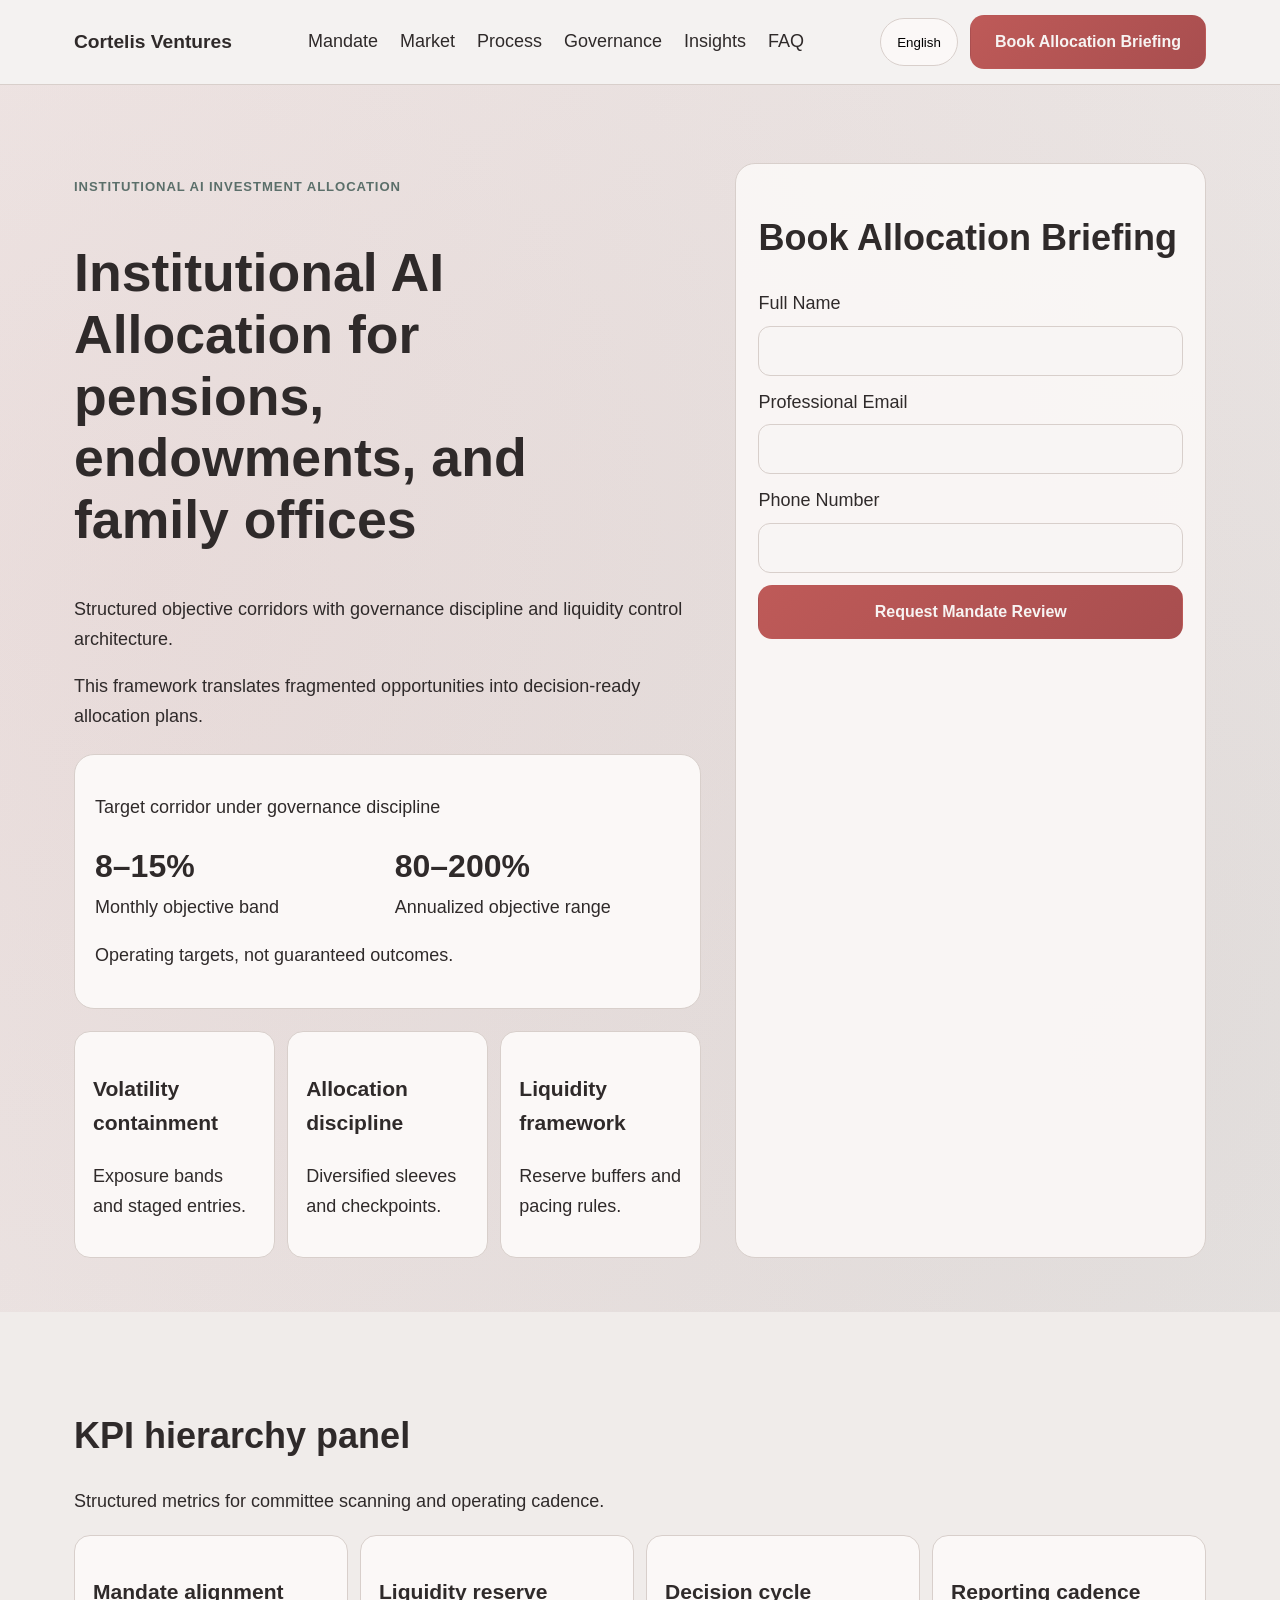
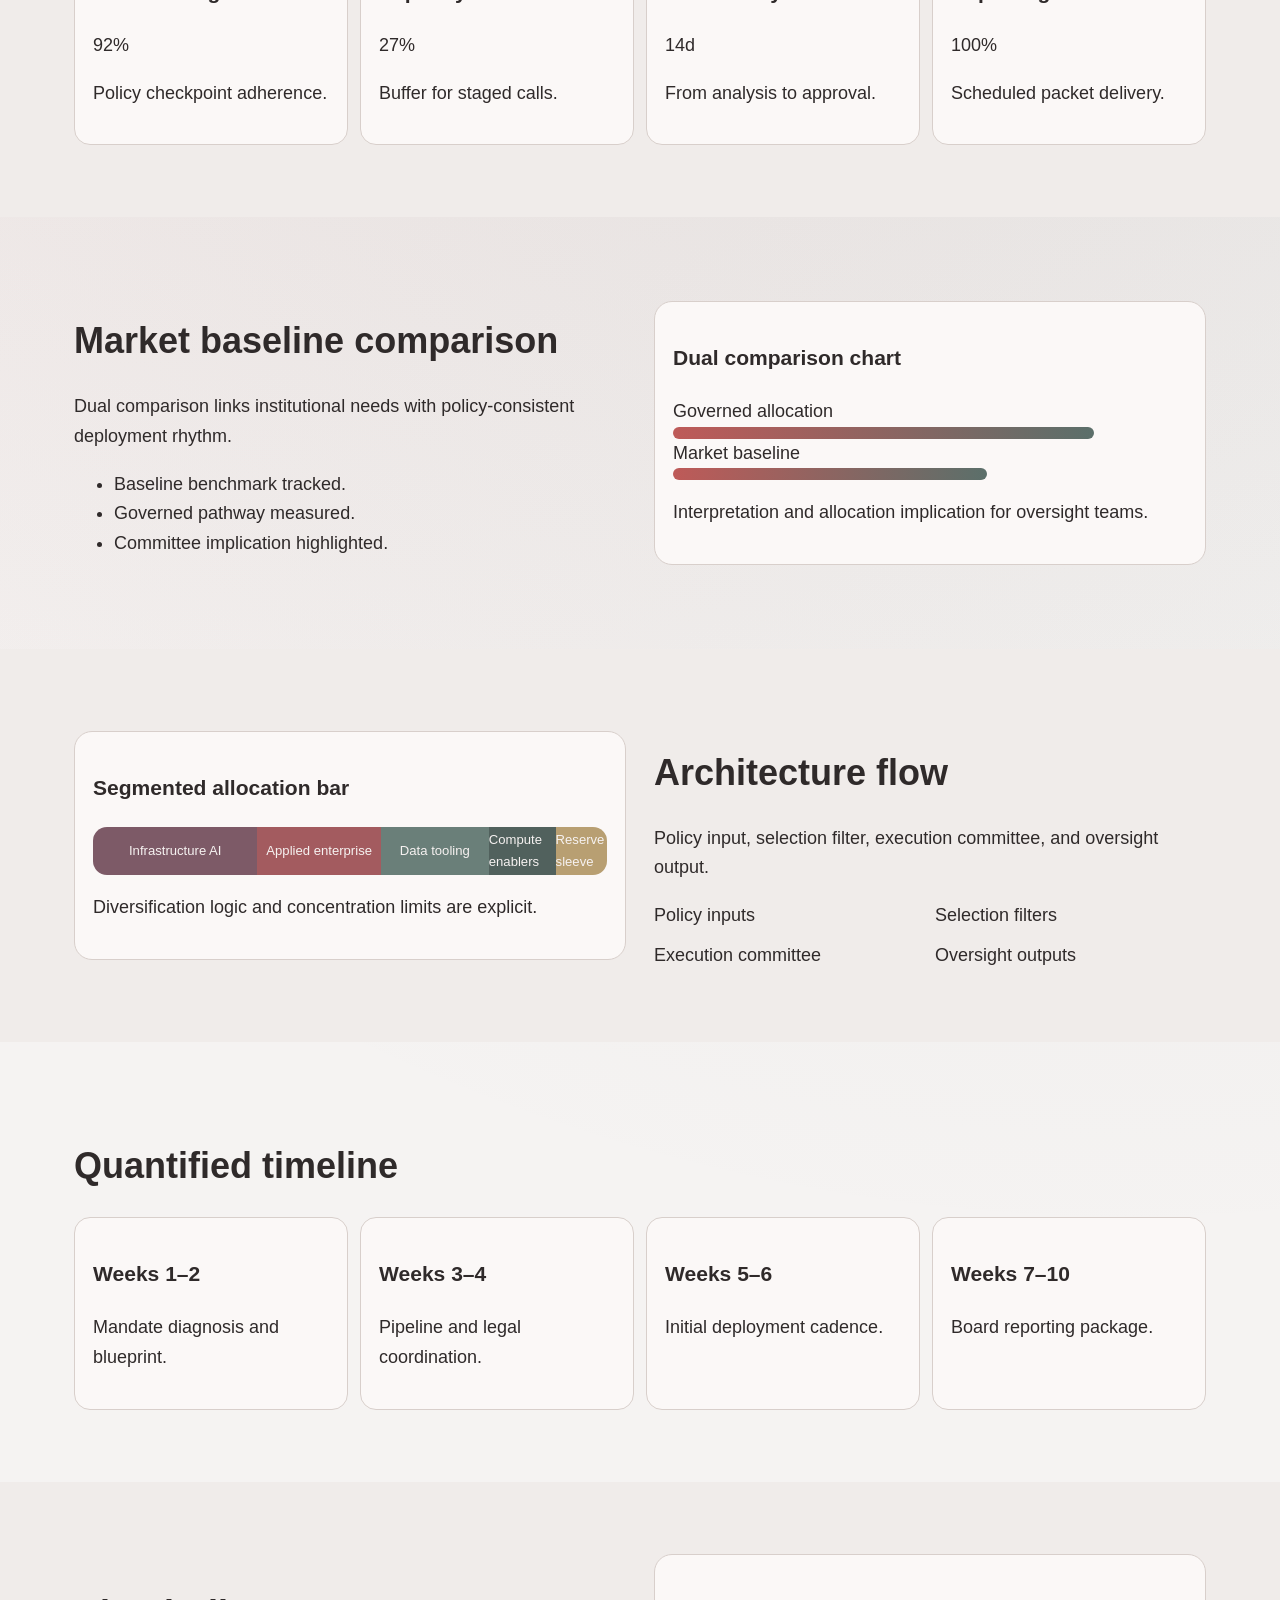
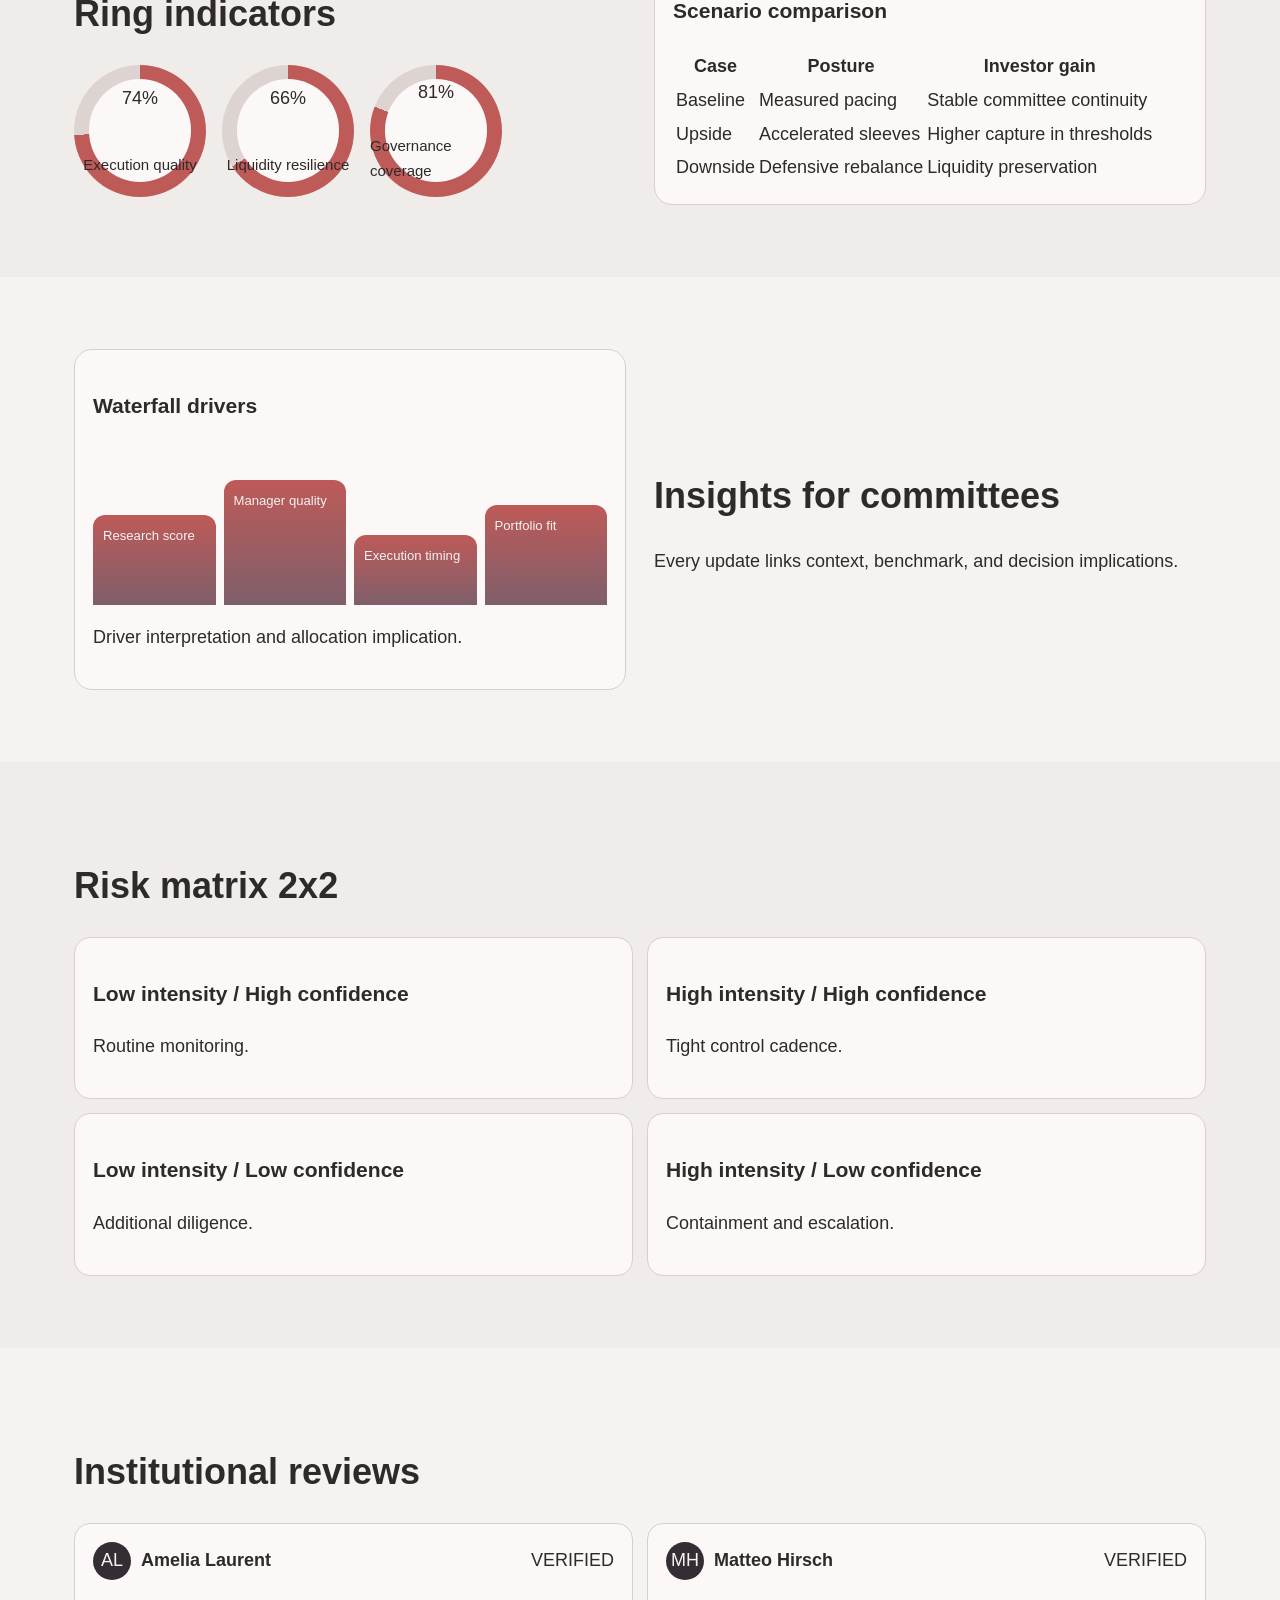
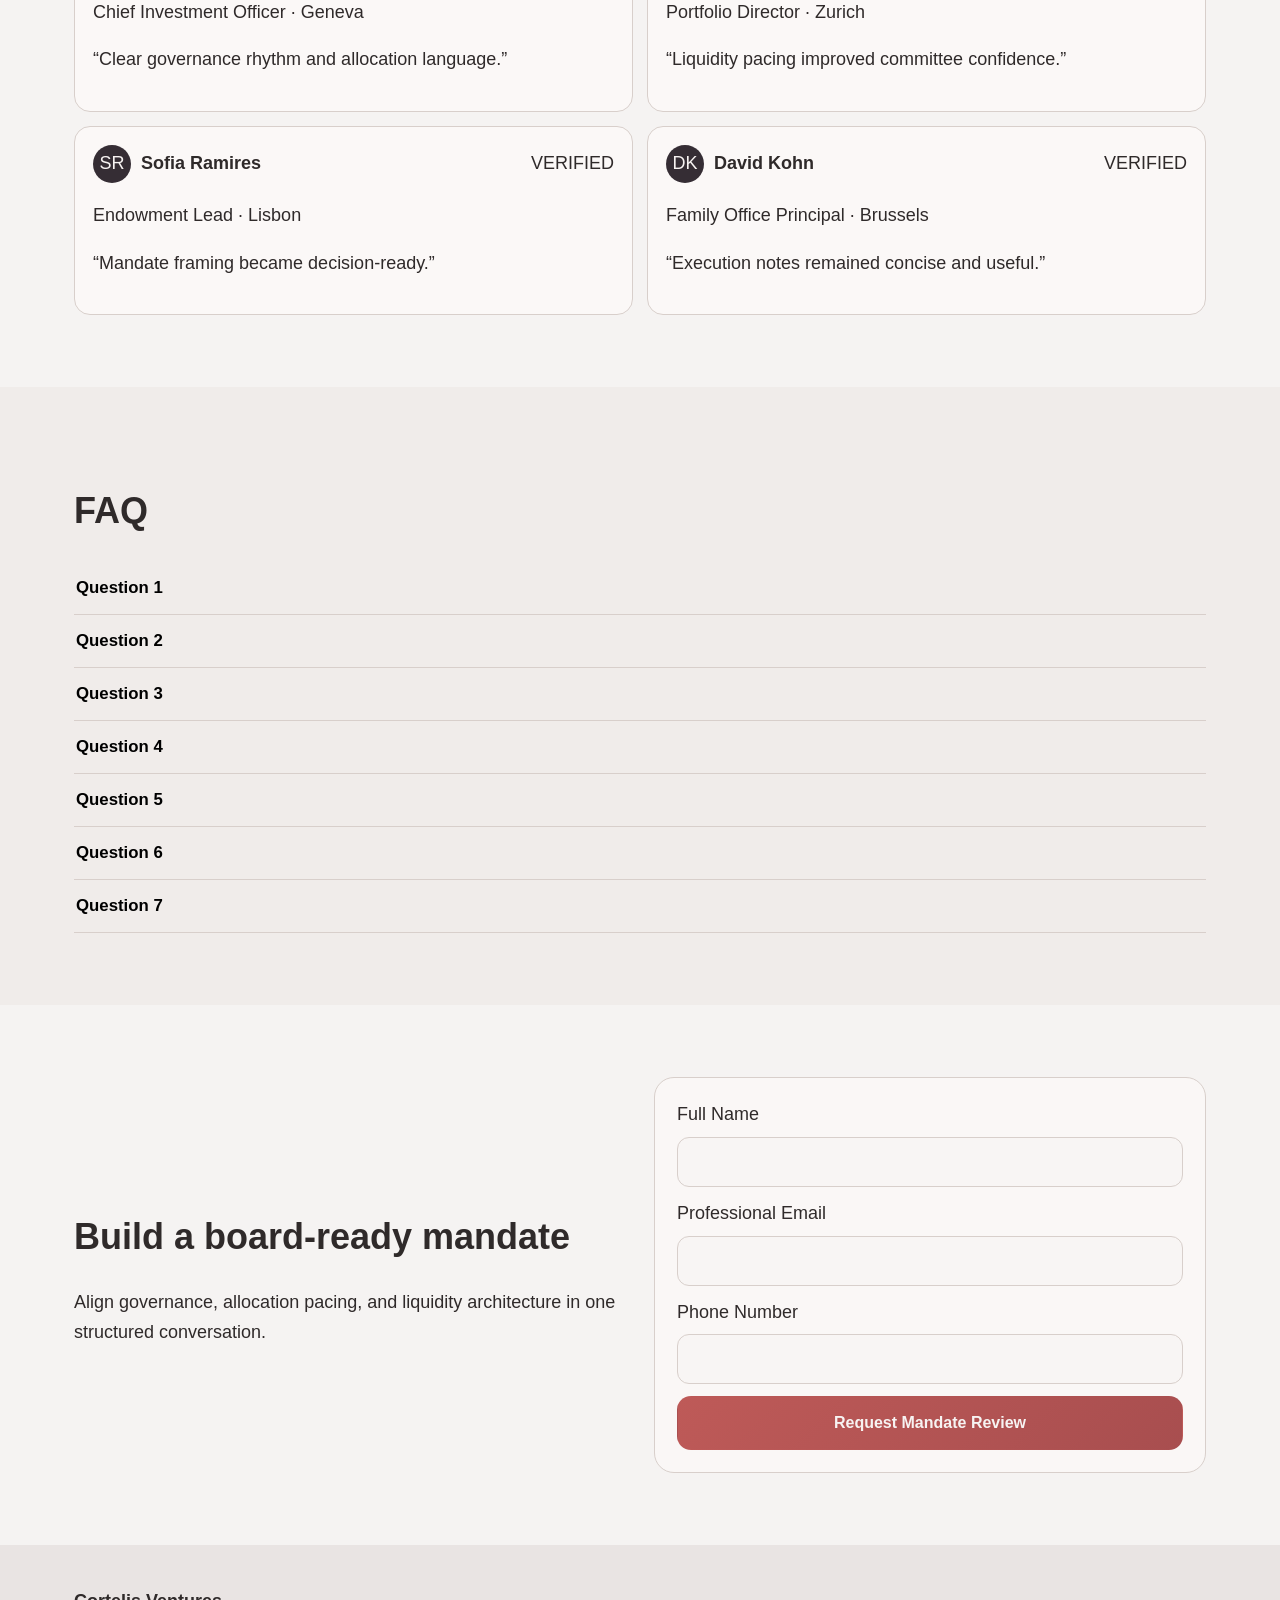
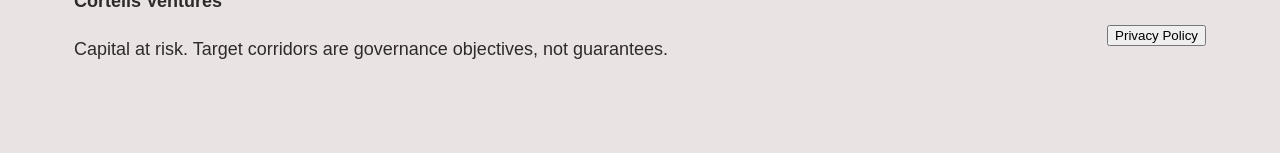
<file: index.html>
<!doctype html>
<html lang="en">
<head>
<meta charset="utf-8">
<meta name="viewport" content="width=device-width, initial-scale=1">
<title>Cortelis Ventures English</title>
<meta name="description" content="Cortelis Ventures institutional AI allocation website for English.">
<link rel="canonical" href="https://cortelisventures.com/index.html">
<link rel="alternate" hreflang="en" href="https://cortelisventures.com/index.html">
<link rel="alternate" hreflang="de" href="https://cortelisventures.com/de/index.html">
<link rel="alternate" hreflang="fr" href="https://cortelisventures.com/fr/index.html">
<link rel="alternate" hreflang="es" href="https://cortelisventures.com/es/index.html">
<link rel="alternate" hreflang="it" href="https://cortelisventures.com/it/index.html">
<link rel="alternate" hreflang="tr" href="https://cortelisventures.com/tr/index.html">
<link rel="alternate" hreflang="pt" href="https://cortelisventures.com/pt/index.html">
<link rel="alternate" hreflang="ja" href="https://cortelisventures.com/jp/index.html">
<link rel="alternate" hreflang="sk" href="https://cortelisventures.com/sk/index.html">
<link rel="alternate" hreflang="nl-BE" href="https://cortelisventures.com/be/index.html">
<meta property="og:title" content="Cortelis Ventures English">
<meta property="og:description" content="Institutional AI allocation">
<meta property="og:type" content="website">
<meta name="twitter:card" content="summary_large_image">
<meta name="twitter:title" content="Cortelis Ventures English">
<meta name="twitter:description" content="Institutional AI allocation">
<link rel="stylesheet" href="assets/style.css">
<script defer src="assets/app.js">
</script>
</head>
<body>
<header class="site-header">
<div class="container header-bar">
<div class="brand">Cortelis Ventures</div>
<nav class="desktop-nav">
<a href="#s1">Mandate</a>
<a href="#s2">Market</a>
<a href="#s3">Process</a>
<a href="#s4">Governance</a>
<a href="#s5">Insights</a>
<a href="#s6">FAQ</a>
</nav>
<div class="header-actions">
<div class="lang-wrap">
<button class="lang-pill" aria-expanded="false">English</button>
<div class="lang-menu">
<a href="index.html">
<span class="flag-svg">
<svg viewBox="0 0 60 40">
<rect width="60" height="40" fill="#1f3f95"/>
</svg>
</span>English</a>
<a href="de/index.html">
<span class="flag-svg">
<svg viewBox="0 0 60 40">
<rect width="60" height="13" fill="#111"/>
<rect y="13" width="60" height="14" fill="#c2262f"/>
<rect y="27" width="60" height="13" fill="#efc94c"/>
</svg>
</span>Deutsch</a>
<a href="fr/index.html">
<span class="flag-svg">
<svg viewBox="0 0 60 40">
<rect width="20" height="40" fill="#2250a8"/>
<rect x="20" width="20" height="40" fill="#f3f3f2"/>
<rect x="40" width="20" height="40" fill="#d6374a"/>
</svg>
</span>Français</a>
<a href="es/index.html">
<span class="flag-svg">
<svg viewBox="0 0 60 40">
<rect width="60" height="10" fill="#c2293d"/>
<rect y="10" width="60" height="20" fill="#efc949"/>
<rect y="30" width="60" height="10" fill="#c2293d"/>
</svg>
</span>Español</a>
<a href="it/index.html">
<span class="flag-svg">
<svg viewBox="0 0 60 40">
<rect width="20" height="40" fill="#2e9d61"/>
<rect x="20" width="20" height="40" fill="#f4f4f3"/>
<rect x="40" width="20" height="40" fill="#c73445"/>
</svg>
</span>Italiano</a>
<a href="tr/index.html">
<span class="flag-svg">
<svg viewBox="0 0 60 40">
<rect width="60" height="40" fill="#d4384d"/>
</svg>
</span>Türkçe</a>
<a href="pt/index.html">
<span class="flag-svg">
<svg viewBox="0 0 60 40">
<rect width="24" height="40" fill="#267f4f"/>
<rect x="24" width="36" height="40" fill="#c03a49"/>
</svg>
</span>Português</a>
<a href="jp/index.html">
<span class="flag-svg">
<svg viewBox="0 0 60 40">
<rect width="60" height="40" fill="#f7f6f4"/>
<circle cx="30" cy="20" r="9" fill="#c93b4f"/>
</svg>
</span>日本語</a>
<a href="sk/index.html">
<span class="flag-svg">
<svg viewBox="0 0 60 40">
<rect width="60" height="13" fill="#f4f4f2"/>
<rect y="13" width="60" height="14" fill="#2a5cb0"/>
<rect y="27" width="60" height="13" fill="#c83a4d"/>
</svg>
</span>Slovenčina</a>
<a href="be/index.html">
<span class="flag-svg">
<svg viewBox="0 0 60 40">
<rect width="60" height="13" fill="#1b1b1a"/>
<rect y="13" width="60" height="14" fill="#f0c64b"/>
<rect y="27" width="60" height="13" fill="#d03f4d"/>
</svg>
</span>Nederlands</a>
</div>
</div>
<a class="btn btn-primary" href="#lead-form-top">Book Allocation Briefing</a>
<button class="burger" aria-label="Menu" aria-expanded="false">
<span>
</span>
<span>
</span>
<span>
</span>
</button>
</div>
</div>
</header>
<div class="mobile-drawer" aria-hidden="true">
<div class="drawer-panel">
<button class="drawer-close" aria-label="Close">×</button>
<nav class="drawer-nav">
<a href="#s1">Mandate</a>
<a href="#s2">Market</a>
<a href="#s3">Process</a>
<a href="#s4">Governance</a>
<a href="#s5">Insights</a>
<a href="#s6">FAQ</a>
<a href="index.html">English</a>
<a href="de/index.html">Deutsch</a>
<a href="fr/index.html">Français</a>
<a href="es/index.html">Español</a>
<a href="it/index.html">Italiano</a>
<a href="tr/index.html">Türkçe</a>
<a href="pt/index.html">Português</a>
<a href="jp/index.html">日本語</a>
<a href="sk/index.html">Slovenčina</a>
<a href="be/index.html">Nederlands</a>
<a class="btn btn-primary" href="#lead-form-top">Book Allocation Briefing</a>
</nav>
</div>
</div>
<main>
<section class="hero" id="s1">
<div class="container hero-grid">
<div>
<p class="eyebrow">Institutional AI investment allocation</p>
<h1>Institutional AI Allocation for pensions, endowments, and family offices</h1>
<p>Structured objective corridors with governance discipline and liquidity control architecture.</p>
<p>This framework translates fragmented opportunities into decision-ready allocation plans.</p>
<div class="return-module">
<p class="micro">Target corridor under governance discipline</p>
<div class="return-values">
<div>
<strong>8–15%</strong>
<span>Monthly objective band</span>
</div>
<div>
<strong>80–200%</strong>
<span>Annualized objective range</span>
</div>
</div>
<p class="micro">Operating targets, not guaranteed outcomes.</p>
</div>
<div class="summary-cards">
<article>
<h3>Volatility containment</h3>
<p>Exposure bands and staged entries.</p>
</article>
<article>
<h3>Allocation discipline</h3>
<p>Diversified sleeves and checkpoints.</p>
</article>
<article>
<h3>Liquidity framework</h3>
<p>Reserve buffers and pacing rules.</p>
</article>
</div>
</div>
<div class="form-card" id="lead-form-top">
<h2>Book Allocation Briefing</h2>
<form>
<label>Full Name<input type="text" aria-label="Full Name" required>
</label>
<label>Professional Email<input type="email" aria-label="Professional Email" required>
</label>
<label>Phone Number<input type="tel" aria-label="Phone Number" required>
</label>
<button class="btn btn-primary" type="submit">Request Mandate Review</button>
</form>
</div>
</div>
</section>
<section class="kpi-strip" id="s2">
<div class="container">
<h2>KPI hierarchy panel</h2>
<p>Structured metrics for committee scanning and operating cadence.</p>
<div class="kpi-grid">
<article>
<h3>Mandate alignment</h3>
<p class="value">92%</p>
<p>Policy checkpoint adherence.</p>
</article>
<article>
<h3>Liquidity reserve</h3>
<p class="value">27%</p>
<p>Buffer for staged calls.</p>
</article>
<article>
<h3>Decision cycle</h3>
<p class="value">14d</p>
<p>From analysis to approval.</p>
</article>
<article>
<h3>Reporting cadence</h3>
<p class="value">100%</p>
<p>Scheduled packet delivery.</p>
</article>
</div>
</div>
</section>
<section class="market" id="s3">
<div class="container split">
<div>
<h2>Market baseline comparison</h2>
<p>Dual comparison links institutional needs with policy-consistent deployment rhythm.</p>
<ul>
<li>Baseline benchmark tracked.</li>
<li>Governed pathway measured.</li>
<li>Committee implication highlighted.</li>
</ul>
</div>
<div class="comparison-card">
<h3>Dual comparison chart</h3>
<div class="bars">
<div>
<span>Governed allocation</span>
<i style="--w:82%">
</i>
</div>
<div>
<span>Market baseline</span>
<i style="--w:61%">
</i>
</div>
</div>
<p>Interpretation and allocation implication for oversight teams.</p>
</div>
</div>
</section>
<section class="model" id="s4">
<div class="container split reverse">
<div class="stacked-bar">
<h3>Segmented allocation bar</h3>
<div class="segments">
<span style="--seg:32">Infrastructure AI</span>
<span style="--seg:24">Applied enterprise</span>
<span style="--seg:21">Data tooling</span>
<span style="--seg:13">Compute enablers</span>
<span style="--seg:10">Reserve sleeve</span>
</div>
<p>Diversification logic and concentration limits are explicit.</p>
</div>
<div>
<h2>Architecture flow</h2>
<p>Policy input, selection filter, execution committee, and oversight output.</p>
<div class="flow">
<div>Policy inputs</div>
<div>Selection filters</div>
<div>Execution committee</div>
<div>Oversight outputs</div>
</div>
</div>
</div>
</section>
<section class="timeline" id="s5">
<div class="container">
<h2>Quantified timeline</h2>
<div class="timeline-grid">
<article>
<h3>Weeks 1–2</h3>
<p>Mandate diagnosis and blueprint.</p>
</article>
<article>
<h3>Weeks 3–4</h3>
<p>Pipeline and legal coordination.</p>
</article>
<article>
<h3>Weeks 5–6</h3>
<p>Initial deployment cadence.</p>
</article>
<article>
<h3>Weeks 7–10</h3>
<p>Board reporting package.</p>
</article>
</div>
</div>
</section>
<section class="metrics" id="s6">
<div class="container split">
<div>
<h2>Ring indicators</h2>
<div class="rings">
<div class="ring" style="--p:74">
<span>74%</span>
<small>Execution quality</small>
</div>
<div class="ring" style="--p:66">
<span>66%</span>
<small>Liquidity resilience</small>
</div>
<div class="ring" style="--p:81">
<span>81%</span>
<small>Governance coverage</small>
</div>
</div>
</div>
<div class="table-card">
<h3>Scenario comparison</h3>
<table>
<thead>
<tr>
<th>Case</th>
<th>Posture</th>
<th>Investor gain</th>
</tr>
</thead>
<tbody>
<tr>
<td>Baseline</td>
<td>Measured pacing</td>
<td>Stable committee continuity</td>
</tr>
<tr>
<td>Upside</td>
<td>Accelerated sleeves</td>
<td>Higher capture in thresholds</td>
</tr>
<tr>
<td>Downside</td>
<td>Defensive rebalance</td>
<td>Liquidity preservation</td>
</tr>
</tbody>
</table>
</div>
</div>
</section>
<section class="insights" id="s7">
<div class="container split reverse">
<div class="waterfall">
<h3>Waterfall drivers</h3>
<div class="wf-bars">
<span style="--h:18">Research score</span>
<span style="--h:25">Manager quality</span>
<span style="--h:14">Execution timing</span>
<span style="--h:20">Portfolio fit</span>
</div>
<p>Driver interpretation and allocation implication.</p>
</div>
<div>
<h2>Insights for committees</h2>
<p>Every update links context, benchmark, and decision implications.</p>
</div>
</div>
</section>
<section class="risk" id="s8">
<div class="container">
<h2>Risk matrix 2x2</h2>
<div class="matrix">
<div>
<h3>Low intensity / High confidence</h3>
<p>Routine monitoring.</p>
</div>
<div>
<h3>High intensity / High confidence</h3>
<p>Tight control cadence.</p>
</div>
<div>
<h3>Low intensity / Low confidence</h3>
<p>Additional diligence.</p>
</div>
<div>
<h3>High intensity / Low confidence</h3>
<p>Containment and escalation.</p>
</div>
</div>
</div>
</section>
<section class="reviews" id="s9">
<div class="container">
<h2>Institutional reviews</h2>
<div class="review-grid">
<article>
<div class="review-head">
<span class="avatar">AL</span>
<strong>Amelia Laurent</strong>
<em>VERIFIED</em>
</div>
<p class="role">Chief Investment Officer · Geneva</p>
<p>“Clear governance rhythm and allocation language.”</p>
</article>
<article>
<div class="review-head">
<span class="avatar">MH</span>
<strong>Matteo Hirsch</strong>
<em>VERIFIED</em>
</div>
<p class="role">Portfolio Director · Zurich</p>
<p>“Liquidity pacing improved committee confidence.”</p>
</article>
<article>
<div class="review-head">
<span class="avatar">SR</span>
<strong>Sofia Ramires</strong>
<em>VERIFIED</em>
</div>
<p class="role">Endowment Lead · Lisbon</p>
<p>“Mandate framing became decision-ready.”</p>
</article>
<article>
<div class="review-head">
<span class="avatar">DK</span>
<strong>David Kohn</strong>
<em>VERIFIED</em>
</div>
<p class="role">Family Office Principal · Brussels</p>
<p>“Execution notes remained concise and useful.”</p>
</article>
</div>
</div>
</section>
<section class="faq" id="s10">
<div class="container">
<h2>FAQ</h2>
<div class="faq-item">
<button class="faq-question" aria-expanded="false">Question 1</button>
<div class="faq-answer">
<p>Answer block 1 for institutional committees and operating teams.</p>
</div>
</div>
<div class="faq-item">
<button class="faq-question" aria-expanded="false">Question 2</button>
<div class="faq-answer">
<p>Answer block 2 for institutional committees and operating teams.</p>
</div>
</div>
<div class="faq-item">
<button class="faq-question" aria-expanded="false">Question 3</button>
<div class="faq-answer">
<p>Answer block 3 for institutional committees and operating teams.</p>
</div>
</div>
<div class="faq-item">
<button class="faq-question" aria-expanded="false">Question 4</button>
<div class="faq-answer">
<p>Answer block 4 for institutional committees and operating teams.</p>
</div>
</div>
<div class="faq-item">
<button class="faq-question" aria-expanded="false">Question 5</button>
<div class="faq-answer">
<p>Answer block 5 for institutional committees and operating teams.</p>
</div>
</div>
<div class="faq-item">
<button class="faq-question" aria-expanded="false">Question 6</button>
<div class="faq-answer">
<p>Answer block 6 for institutional committees and operating teams.</p>
</div>
</div>
<div class="faq-item">
<button class="faq-question" aria-expanded="false">Question 7</button>
<div class="faq-answer">
<p>Answer block 7 for institutional committees and operating teams.</p>
</div>
</div>
</div>
</section>
<section class="final-cta" id="s11">
<div class="container split">
<div>
<h2>Build a board-ready mandate</h2>
<p>Align governance, allocation pacing, and liquidity architecture in one structured conversation.</p>
</div>
<div class="form-card">
<form>
<label>Full Name<input type="text" aria-label="Full Name" required>
</label>
<label>Professional Email<input type="email" aria-label="Professional Email" required>
</label>
<label>Phone Number<input type="tel" aria-label="Phone Number" required>
</label>
<button class="btn btn-primary" type="submit">Request Mandate Review</button>
</form>
</div>
</div>
</section>
</main>
<footer>
<div class="container footer-wrap">
<div>
<strong>Cortelis Ventures</strong>
<p>Capital at risk. Target corridors are governance objectives, not guarantees.</p>
</div>
<button class="privacy-open">Privacy Policy</button>
</div>
</footer>
<div class="privacy-modal" aria-hidden="true">
<div class="privacy-dialog" role="dialog" aria-modal="true" aria-label="Privacy Policy">
<button class="privacy-x" aria-label="Close">×</button>
<h2>Privacy Policy</h2>
<div class="privacy-content">
<h3>Introduction</h3>
<p>Structured policy text for Introduction with governance language and contact details.</p>
<h3>Data collection</h3>
<p>Structured policy text for Data collection with governance language and contact details.</p>
<h3>Legal basis</h3>
<p>Structured policy text for Legal basis with governance language and contact details.</p>
<h3>Cookies</h3>
<p>Structured policy text for Cookies with governance language and contact details.</p>
<h3>Retention</h3>
<p>Structured policy text for Retention with governance language and contact details.</p>
<h3>Third-party sharing</h3>
<p>Structured policy text for Third-party sharing with governance language and contact details.</p>
<h3>Security</h3>
<p>Structured policy text for Security with governance language and contact details.</p>
<h3>User rights</h3>
<p>Structured policy text for User rights with governance language and contact details.</p>
<h3>International transfers</h3>
<p>Structured policy text for International transfers with governance language and contact details.</p>
<h3>Industry risk disclosure</h3>
<p>Structured policy text for Industry risk disclosure with governance language and contact details.</p>
<h3>Contact</h3>
<p>Structured policy text for Contact with governance language and contact details.</p>
</div>
<div class="privacy-footer">
<button class="btn btn-secondary privacy-close">Close</button>
</div>
</div>
</div>
<script type="application/ld+json">{"@context": "https://schema.org", "@graph": [{"@type": "Organization", "name": "Cortelis Ventures"}, {"@type": "WebSite", "name": "Cortelis Ventures"}, {"@type": "FAQPage", "mainEntity": [{"@type": "Question", "name": "Question 1", "acceptedAnswer": {"@type": "Answer", "text": "Answer block 1"}}]}, {"@type": "Review", "author": {"@type": "Person", "name": "Amelia Laurent"}, "reviewBody": "Governance quality improved."}]}</script>
</body>
</html>
</file>
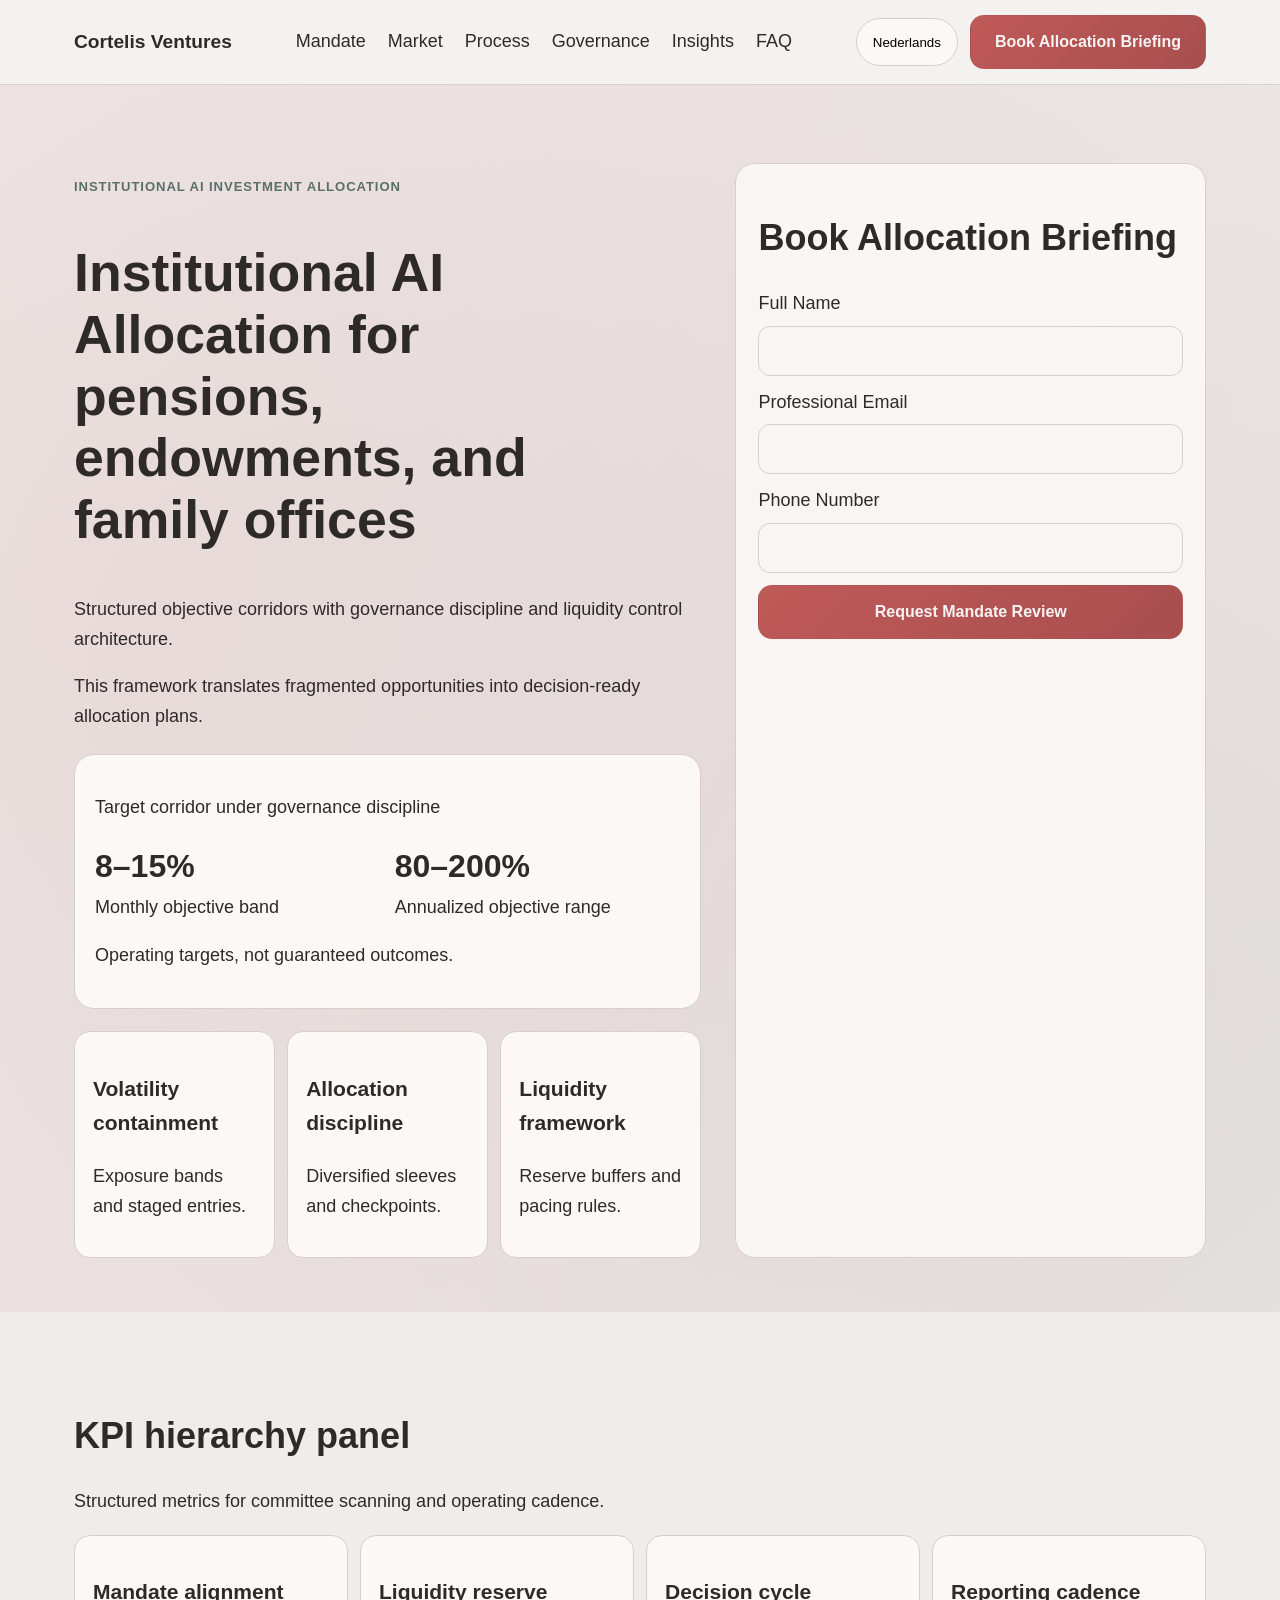
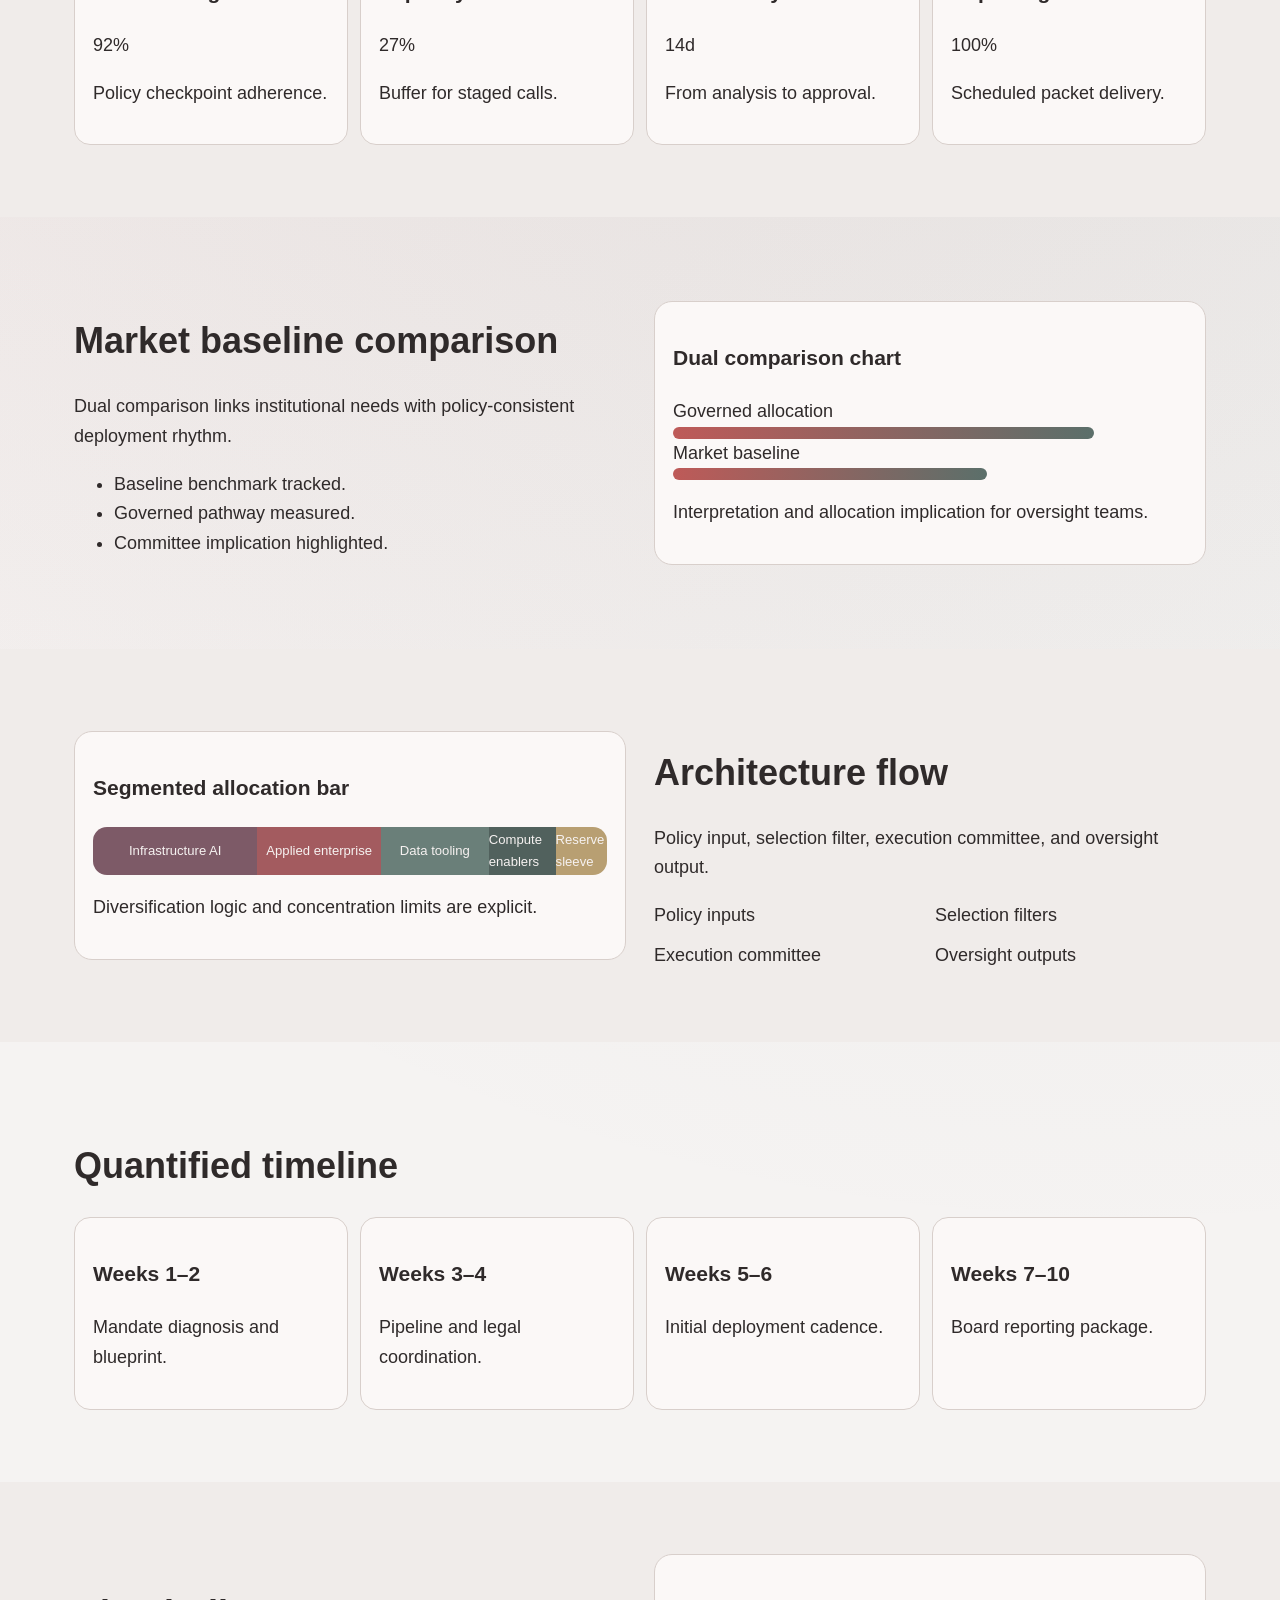
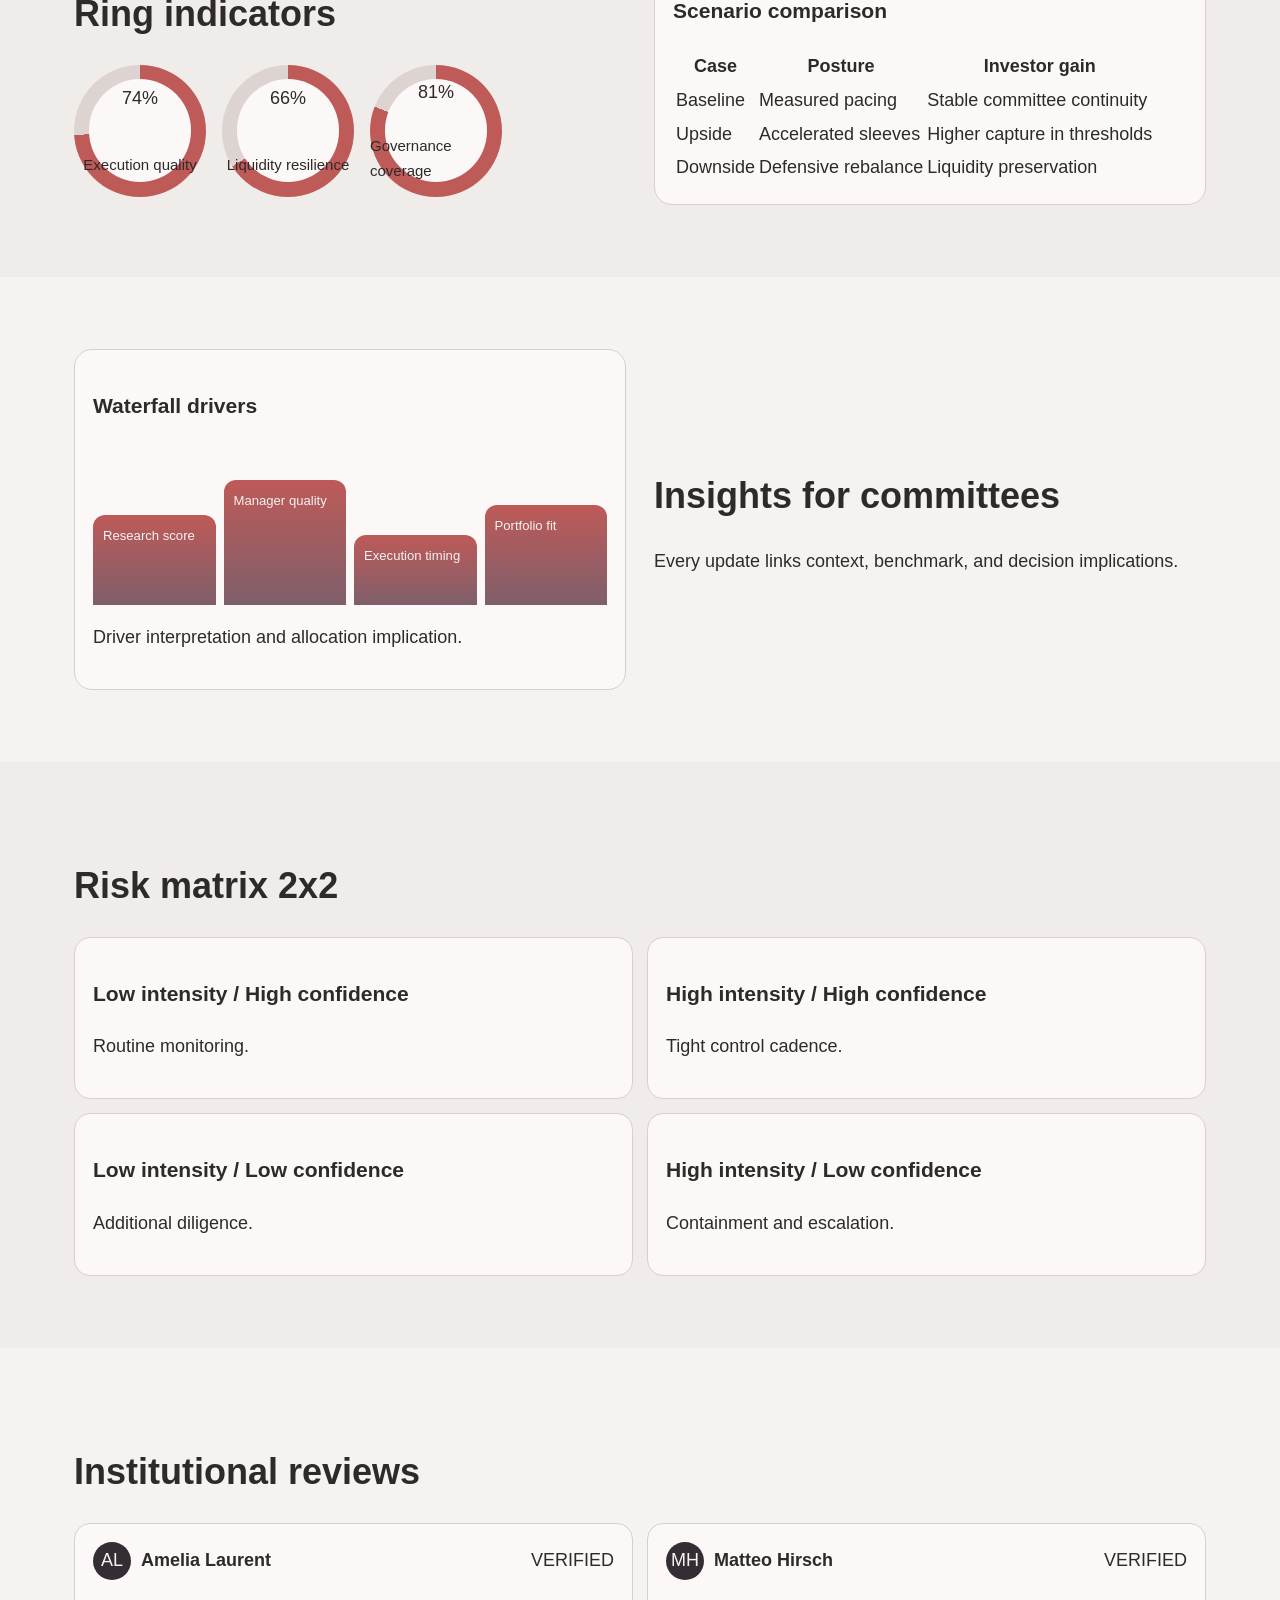
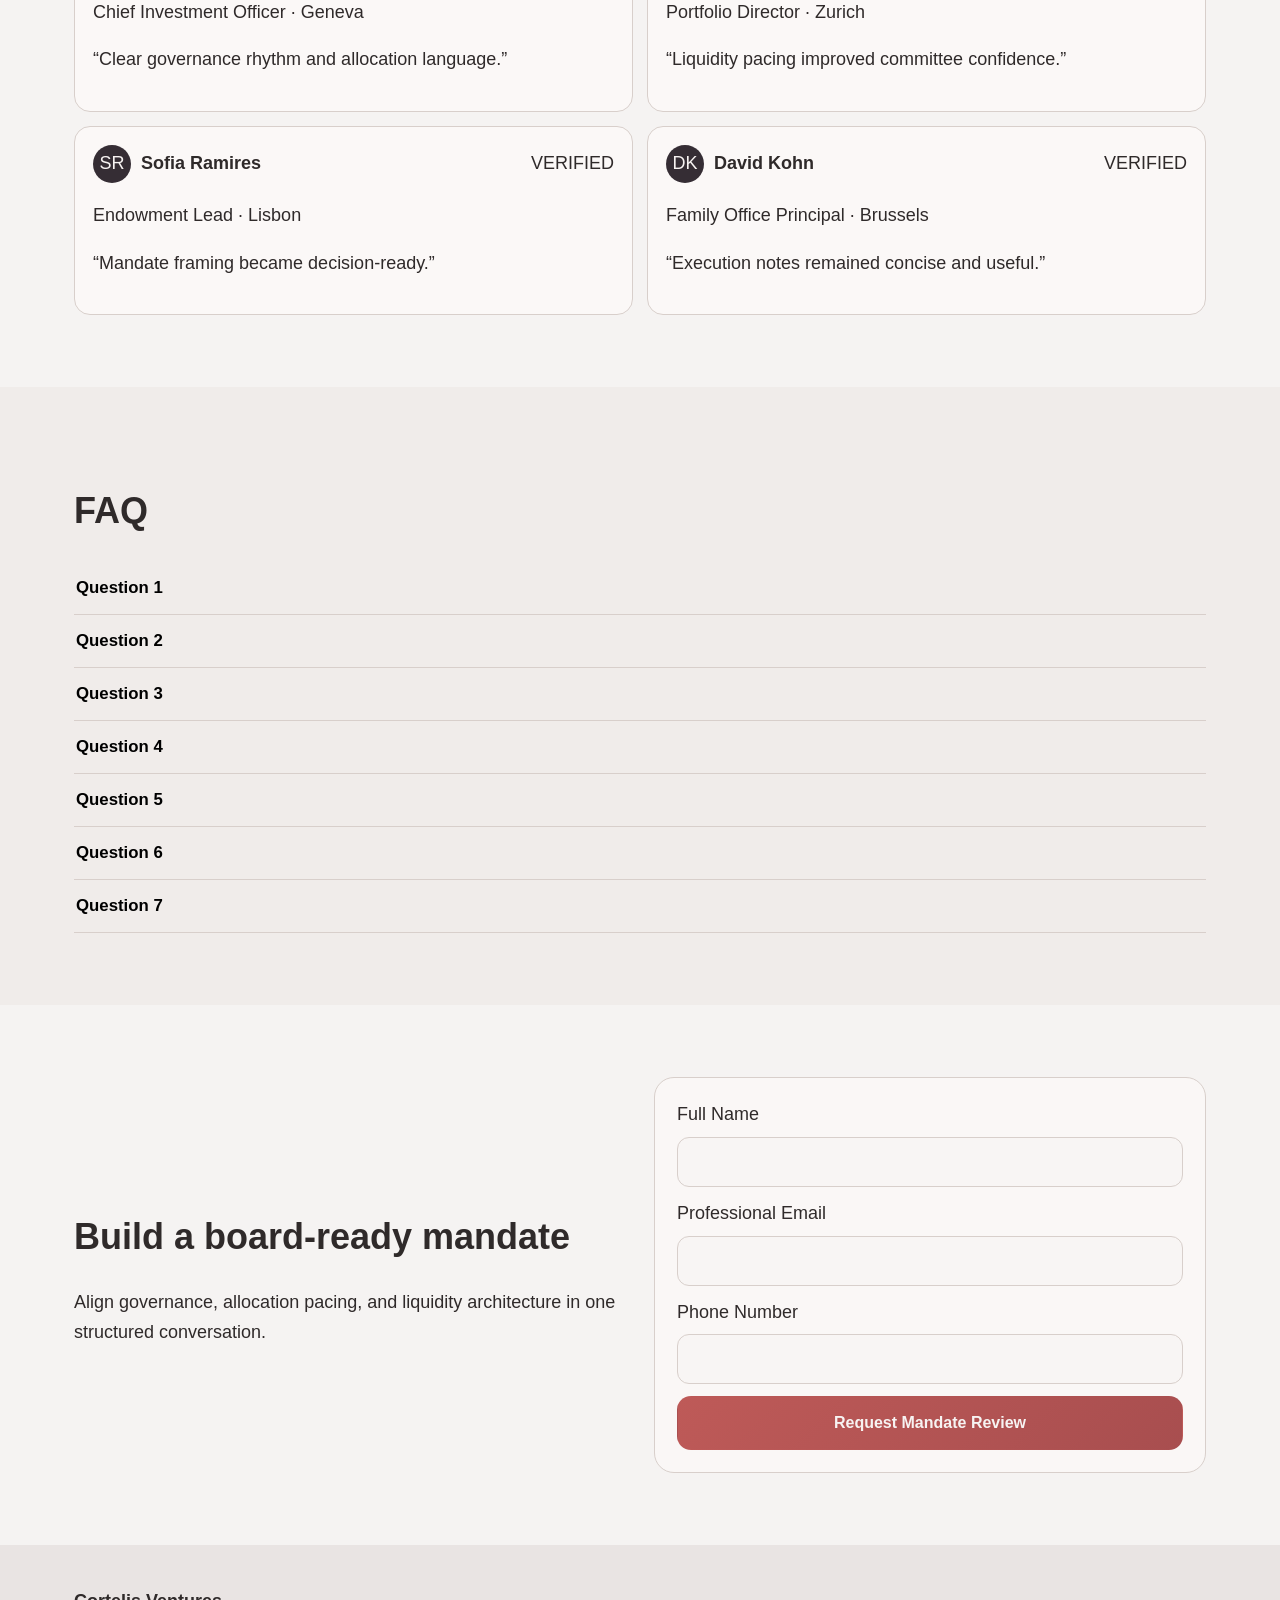
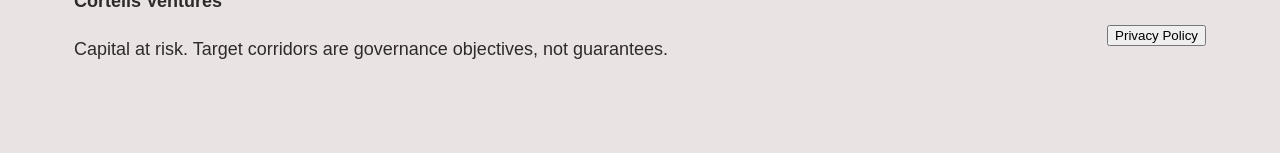
<file: be/index.html>
<!doctype html>
<html lang="nl-BE">
<head>
<meta charset="utf-8">
<meta name="viewport" content="width=device-width, initial-scale=1">
<title>Cortelis Ventures Nederlands</title>
<meta name="description" content="Cortelis Ventures institutional AI allocation website for Nederlands.">
<link rel="canonical" href="https://cortelisventures.com/be/index.html">
<link rel="alternate" hreflang="en" href="https://cortelisventures.com/index.html">
<link rel="alternate" hreflang="de" href="https://cortelisventures.com/de/index.html">
<link rel="alternate" hreflang="fr" href="https://cortelisventures.com/fr/index.html">
<link rel="alternate" hreflang="es" href="https://cortelisventures.com/es/index.html">
<link rel="alternate" hreflang="it" href="https://cortelisventures.com/it/index.html">
<link rel="alternate" hreflang="tr" href="https://cortelisventures.com/tr/index.html">
<link rel="alternate" hreflang="pt" href="https://cortelisventures.com/pt/index.html">
<link rel="alternate" hreflang="ja" href="https://cortelisventures.com/jp/index.html">
<link rel="alternate" hreflang="sk" href="https://cortelisventures.com/sk/index.html">
<link rel="alternate" hreflang="nl-BE" href="https://cortelisventures.com/be/index.html">
<meta property="og:title" content="Cortelis Ventures Nederlands">
<meta property="og:description" content="Institutional AI allocation">
<meta property="og:type" content="website">
<meta name="twitter:card" content="summary_large_image">
<meta name="twitter:title" content="Cortelis Ventures Nederlands">
<meta name="twitter:description" content="Institutional AI allocation">
<link rel="stylesheet" href="../assets/style.css">
<script defer src="../assets/app.js">
</script>
</head>
<body>
<header class="site-header">
<div class="container header-bar">
<div class="brand">Cortelis Ventures</div>
<nav class="desktop-nav">
<a href="#s1">Mandate</a>
<a href="#s2">Market</a>
<a href="#s3">Process</a>
<a href="#s4">Governance</a>
<a href="#s5">Insights</a>
<a href="#s6">FAQ</a>
</nav>
<div class="header-actions">
<div class="lang-wrap">
<button class="lang-pill" aria-expanded="false">Nederlands</button>
<div class="lang-menu">
<a href="../index.html">
<span class="flag-svg">
<svg viewBox="0 0 60 40">
<rect width="60" height="40" fill="#1f3f95"/>
</svg>
</span>English</a>
<a href="../de/index.html">
<span class="flag-svg">
<svg viewBox="0 0 60 40">
<rect width="60" height="13" fill="#111"/>
<rect y="13" width="60" height="14" fill="#c2262f"/>
<rect y="27" width="60" height="13" fill="#efc94c"/>
</svg>
</span>Deutsch</a>
<a href="../fr/index.html">
<span class="flag-svg">
<svg viewBox="0 0 60 40">
<rect width="20" height="40" fill="#2250a8"/>
<rect x="20" width="20" height="40" fill="#f3f3f2"/>
<rect x="40" width="20" height="40" fill="#d6374a"/>
</svg>
</span>Français</a>
<a href="../es/index.html">
<span class="flag-svg">
<svg viewBox="0 0 60 40">
<rect width="60" height="10" fill="#c2293d"/>
<rect y="10" width="60" height="20" fill="#efc949"/>
<rect y="30" width="60" height="10" fill="#c2293d"/>
</svg>
</span>Español</a>
<a href="../it/index.html">
<span class="flag-svg">
<svg viewBox="0 0 60 40">
<rect width="20" height="40" fill="#2e9d61"/>
<rect x="20" width="20" height="40" fill="#f4f4f3"/>
<rect x="40" width="20" height="40" fill="#c73445"/>
</svg>
</span>Italiano</a>
<a href="../tr/index.html">
<span class="flag-svg">
<svg viewBox="0 0 60 40">
<rect width="60" height="40" fill="#d4384d"/>
</svg>
</span>Türkçe</a>
<a href="../pt/index.html">
<span class="flag-svg">
<svg viewBox="0 0 60 40">
<rect width="24" height="40" fill="#267f4f"/>
<rect x="24" width="36" height="40" fill="#c03a49"/>
</svg>
</span>Português</a>
<a href="../jp/index.html">
<span class="flag-svg">
<svg viewBox="0 0 60 40">
<rect width="60" height="40" fill="#f7f6f4"/>
<circle cx="30" cy="20" r="9" fill="#c93b4f"/>
</svg>
</span>日本語</a>
<a href="../sk/index.html">
<span class="flag-svg">
<svg viewBox="0 0 60 40">
<rect width="60" height="13" fill="#f4f4f2"/>
<rect y="13" width="60" height="14" fill="#2a5cb0"/>
<rect y="27" width="60" height="13" fill="#c83a4d"/>
</svg>
</span>Slovenčina</a>
<a href="../be/index.html">
<span class="flag-svg">
<svg viewBox="0 0 60 40">
<rect width="60" height="13" fill="#1b1b1a"/>
<rect y="13" width="60" height="14" fill="#f0c64b"/>
<rect y="27" width="60" height="13" fill="#d03f4d"/>
</svg>
</span>Nederlands</a>
</div>
</div>
<a class="btn btn-primary" href="#lead-form-top">Book Allocation Briefing</a>
<button class="burger" aria-label="Menu" aria-expanded="false">
<span>
</span>
<span>
</span>
<span>
</span>
</button>
</div>
</div>
</header>
<div class="mobile-drawer" aria-hidden="true">
<div class="drawer-panel">
<button class="drawer-close" aria-label="Close">×</button>
<nav class="drawer-nav">
<a href="#s1">Mandate</a>
<a href="#s2">Market</a>
<a href="#s3">Process</a>
<a href="#s4">Governance</a>
<a href="#s5">Insights</a>
<a href="#s6">FAQ</a>
<a href="../index.html">English</a>
<a href="../de/index.html">Deutsch</a>
<a href="../fr/index.html">Français</a>
<a href="../es/index.html">Español</a>
<a href="../it/index.html">Italiano</a>
<a href="../tr/index.html">Türkçe</a>
<a href="../pt/index.html">Português</a>
<a href="../jp/index.html">日本語</a>
<a href="../sk/index.html">Slovenčina</a>
<a href="../be/index.html">Nederlands</a>
<a class="btn btn-primary" href="#lead-form-top">Book Allocation Briefing</a>
</nav>
</div>
</div>
<main>
<section class="hero" id="s1">
<div class="container hero-grid">
<div>
<p class="eyebrow">Institutional AI investment allocation</p>
<h1>Institutional AI Allocation for pensions, endowments, and family offices</h1>
<p>Structured objective corridors with governance discipline and liquidity control architecture.</p>
<p>This framework translates fragmented opportunities into decision-ready allocation plans.</p>
<div class="return-module">
<p class="micro">Target corridor under governance discipline</p>
<div class="return-values">
<div>
<strong>8–15%</strong>
<span>Monthly objective band</span>
</div>
<div>
<strong>80–200%</strong>
<span>Annualized objective range</span>
</div>
</div>
<p class="micro">Operating targets, not guaranteed outcomes.</p>
</div>
<div class="summary-cards">
<article>
<h3>Volatility containment</h3>
<p>Exposure bands and staged entries.</p>
</article>
<article>
<h3>Allocation discipline</h3>
<p>Diversified sleeves and checkpoints.</p>
</article>
<article>
<h3>Liquidity framework</h3>
<p>Reserve buffers and pacing rules.</p>
</article>
</div>
</div>
<div class="form-card" id="lead-form-top">
<h2>Book Allocation Briefing</h2>
<form>
<label>Full Name<input type="text" aria-label="Full Name" required>
</label>
<label>Professional Email<input type="email" aria-label="Professional Email" required>
</label>
<label>Phone Number<input type="tel" aria-label="Phone Number" required>
</label>
<button class="btn btn-primary" type="submit">Request Mandate Review</button>
</form>
</div>
</div>
</section>
<section class="kpi-strip" id="s2">
<div class="container">
<h2>KPI hierarchy panel</h2>
<p>Structured metrics for committee scanning and operating cadence.</p>
<div class="kpi-grid">
<article>
<h3>Mandate alignment</h3>
<p class="value">92%</p>
<p>Policy checkpoint adherence.</p>
</article>
<article>
<h3>Liquidity reserve</h3>
<p class="value">27%</p>
<p>Buffer for staged calls.</p>
</article>
<article>
<h3>Decision cycle</h3>
<p class="value">14d</p>
<p>From analysis to approval.</p>
</article>
<article>
<h3>Reporting cadence</h3>
<p class="value">100%</p>
<p>Scheduled packet delivery.</p>
</article>
</div>
</div>
</section>
<section class="market" id="s3">
<div class="container split">
<div>
<h2>Market baseline comparison</h2>
<p>Dual comparison links institutional needs with policy-consistent deployment rhythm.</p>
<ul>
<li>Baseline benchmark tracked.</li>
<li>Governed pathway measured.</li>
<li>Committee implication highlighted.</li>
</ul>
</div>
<div class="comparison-card">
<h3>Dual comparison chart</h3>
<div class="bars">
<div>
<span>Governed allocation</span>
<i style="--w:82%">
</i>
</div>
<div>
<span>Market baseline</span>
<i style="--w:61%">
</i>
</div>
</div>
<p>Interpretation and allocation implication for oversight teams.</p>
</div>
</div>
</section>
<section class="model" id="s4">
<div class="container split reverse">
<div class="stacked-bar">
<h3>Segmented allocation bar</h3>
<div class="segments">
<span style="--seg:32">Infrastructure AI</span>
<span style="--seg:24">Applied enterprise</span>
<span style="--seg:21">Data tooling</span>
<span style="--seg:13">Compute enablers</span>
<span style="--seg:10">Reserve sleeve</span>
</div>
<p>Diversification logic and concentration limits are explicit.</p>
</div>
<div>
<h2>Architecture flow</h2>
<p>Policy input, selection filter, execution committee, and oversight output.</p>
<div class="flow">
<div>Policy inputs</div>
<div>Selection filters</div>
<div>Execution committee</div>
<div>Oversight outputs</div>
</div>
</div>
</div>
</section>
<section class="timeline" id="s5">
<div class="container">
<h2>Quantified timeline</h2>
<div class="timeline-grid">
<article>
<h3>Weeks 1–2</h3>
<p>Mandate diagnosis and blueprint.</p>
</article>
<article>
<h3>Weeks 3–4</h3>
<p>Pipeline and legal coordination.</p>
</article>
<article>
<h3>Weeks 5–6</h3>
<p>Initial deployment cadence.</p>
</article>
<article>
<h3>Weeks 7–10</h3>
<p>Board reporting package.</p>
</article>
</div>
</div>
</section>
<section class="metrics" id="s6">
<div class="container split">
<div>
<h2>Ring indicators</h2>
<div class="rings">
<div class="ring" style="--p:74">
<span>74%</span>
<small>Execution quality</small>
</div>
<div class="ring" style="--p:66">
<span>66%</span>
<small>Liquidity resilience</small>
</div>
<div class="ring" style="--p:81">
<span>81%</span>
<small>Governance coverage</small>
</div>
</div>
</div>
<div class="table-card">
<h3>Scenario comparison</h3>
<table>
<thead>
<tr>
<th>Case</th>
<th>Posture</th>
<th>Investor gain</th>
</tr>
</thead>
<tbody>
<tr>
<td>Baseline</td>
<td>Measured pacing</td>
<td>Stable committee continuity</td>
</tr>
<tr>
<td>Upside</td>
<td>Accelerated sleeves</td>
<td>Higher capture in thresholds</td>
</tr>
<tr>
<td>Downside</td>
<td>Defensive rebalance</td>
<td>Liquidity preservation</td>
</tr>
</tbody>
</table>
</div>
</div>
</section>
<section class="insights" id="s7">
<div class="container split reverse">
<div class="waterfall">
<h3>Waterfall drivers</h3>
<div class="wf-bars">
<span style="--h:18">Research score</span>
<span style="--h:25">Manager quality</span>
<span style="--h:14">Execution timing</span>
<span style="--h:20">Portfolio fit</span>
</div>
<p>Driver interpretation and allocation implication.</p>
</div>
<div>
<h2>Insights for committees</h2>
<p>Every update links context, benchmark, and decision implications.</p>
</div>
</div>
</section>
<section class="risk" id="s8">
<div class="container">
<h2>Risk matrix 2x2</h2>
<div class="matrix">
<div>
<h3>Low intensity / High confidence</h3>
<p>Routine monitoring.</p>
</div>
<div>
<h3>High intensity / High confidence</h3>
<p>Tight control cadence.</p>
</div>
<div>
<h3>Low intensity / Low confidence</h3>
<p>Additional diligence.</p>
</div>
<div>
<h3>High intensity / Low confidence</h3>
<p>Containment and escalation.</p>
</div>
</div>
</div>
</section>
<section class="reviews" id="s9">
<div class="container">
<h2>Institutional reviews</h2>
<div class="review-grid">
<article>
<div class="review-head">
<span class="avatar">AL</span>
<strong>Amelia Laurent</strong>
<em>VERIFIED</em>
</div>
<p class="role">Chief Investment Officer · Geneva</p>
<p>“Clear governance rhythm and allocation language.”</p>
</article>
<article>
<div class="review-head">
<span class="avatar">MH</span>
<strong>Matteo Hirsch</strong>
<em>VERIFIED</em>
</div>
<p class="role">Portfolio Director · Zurich</p>
<p>“Liquidity pacing improved committee confidence.”</p>
</article>
<article>
<div class="review-head">
<span class="avatar">SR</span>
<strong>Sofia Ramires</strong>
<em>VERIFIED</em>
</div>
<p class="role">Endowment Lead · Lisbon</p>
<p>“Mandate framing became decision-ready.”</p>
</article>
<article>
<div class="review-head">
<span class="avatar">DK</span>
<strong>David Kohn</strong>
<em>VERIFIED</em>
</div>
<p class="role">Family Office Principal · Brussels</p>
<p>“Execution notes remained concise and useful.”</p>
</article>
</div>
</div>
</section>
<section class="faq" id="s10">
<div class="container">
<h2>FAQ</h2>
<div class="faq-item">
<button class="faq-question" aria-expanded="false">Question 1</button>
<div class="faq-answer">
<p>Answer block 1 for institutional committees and operating teams.</p>
</div>
</div>
<div class="faq-item">
<button class="faq-question" aria-expanded="false">Question 2</button>
<div class="faq-answer">
<p>Answer block 2 for institutional committees and operating teams.</p>
</div>
</div>
<div class="faq-item">
<button class="faq-question" aria-expanded="false">Question 3</button>
<div class="faq-answer">
<p>Answer block 3 for institutional committees and operating teams.</p>
</div>
</div>
<div class="faq-item">
<button class="faq-question" aria-expanded="false">Question 4</button>
<div class="faq-answer">
<p>Answer block 4 for institutional committees and operating teams.</p>
</div>
</div>
<div class="faq-item">
<button class="faq-question" aria-expanded="false">Question 5</button>
<div class="faq-answer">
<p>Answer block 5 for institutional committees and operating teams.</p>
</div>
</div>
<div class="faq-item">
<button class="faq-question" aria-expanded="false">Question 6</button>
<div class="faq-answer">
<p>Answer block 6 for institutional committees and operating teams.</p>
</div>
</div>
<div class="faq-item">
<button class="faq-question" aria-expanded="false">Question 7</button>
<div class="faq-answer">
<p>Answer block 7 for institutional committees and operating teams.</p>
</div>
</div>
</div>
</section>
<section class="final-cta" id="s11">
<div class="container split">
<div>
<h2>Build a board-ready mandate</h2>
<p>Align governance, allocation pacing, and liquidity architecture in one structured conversation.</p>
</div>
<div class="form-card">
<form>
<label>Full Name<input type="text" aria-label="Full Name" required>
</label>
<label>Professional Email<input type="email" aria-label="Professional Email" required>
</label>
<label>Phone Number<input type="tel" aria-label="Phone Number" required>
</label>
<button class="btn btn-primary" type="submit">Request Mandate Review</button>
</form>
</div>
</div>
</section>
</main>
<footer>
<div class="container footer-wrap">
<div>
<strong>Cortelis Ventures</strong>
<p>Capital at risk. Target corridors are governance objectives, not guarantees.</p>
</div>
<button class="privacy-open">Privacy Policy</button>
</div>
</footer>
<div class="privacy-modal" aria-hidden="true">
<div class="privacy-dialog" role="dialog" aria-modal="true" aria-label="Privacy Policy">
<button class="privacy-x" aria-label="Close">×</button>
<h2>Privacy Policy</h2>
<div class="privacy-content">
<h3>Introduction</h3>
<p>Structured policy text for Introduction with governance language and contact details.</p>
<h3>Data collection</h3>
<p>Structured policy text for Data collection with governance language and contact details.</p>
<h3>Legal basis</h3>
<p>Structured policy text for Legal basis with governance language and contact details.</p>
<h3>Cookies</h3>
<p>Structured policy text for Cookies with governance language and contact details.</p>
<h3>Retention</h3>
<p>Structured policy text for Retention with governance language and contact details.</p>
<h3>Third-party sharing</h3>
<p>Structured policy text for Third-party sharing with governance language and contact details.</p>
<h3>Security</h3>
<p>Structured policy text for Security with governance language and contact details.</p>
<h3>User rights</h3>
<p>Structured policy text for User rights with governance language and contact details.</p>
<h3>International transfers</h3>
<p>Structured policy text for International transfers with governance language and contact details.</p>
<h3>Industry risk disclosure</h3>
<p>Structured policy text for Industry risk disclosure with governance language and contact details.</p>
<h3>Contact</h3>
<p>Structured policy text for Contact with governance language and contact details.</p>
</div>
<div class="privacy-footer">
<button class="btn btn-secondary privacy-close">Close</button>
</div>
</div>
</div>
<script type="application/ld+json">{"@context": "https://schema.org", "@graph": [{"@type": "Organization", "name": "Cortelis Ventures"}, {"@type": "WebSite", "name": "Cortelis Ventures"}, {"@type": "FAQPage", "mainEntity": [{"@type": "Question", "name": "Question 1", "acceptedAnswer": {"@type": "Answer", "text": "Answer block 1"}}]}, {"@type": "Review", "author": {"@type": "Person", "name": "Amelia Laurent"}, "reviewBody": "Governance quality improved."}]}</script>
</body>
</html>
</file>
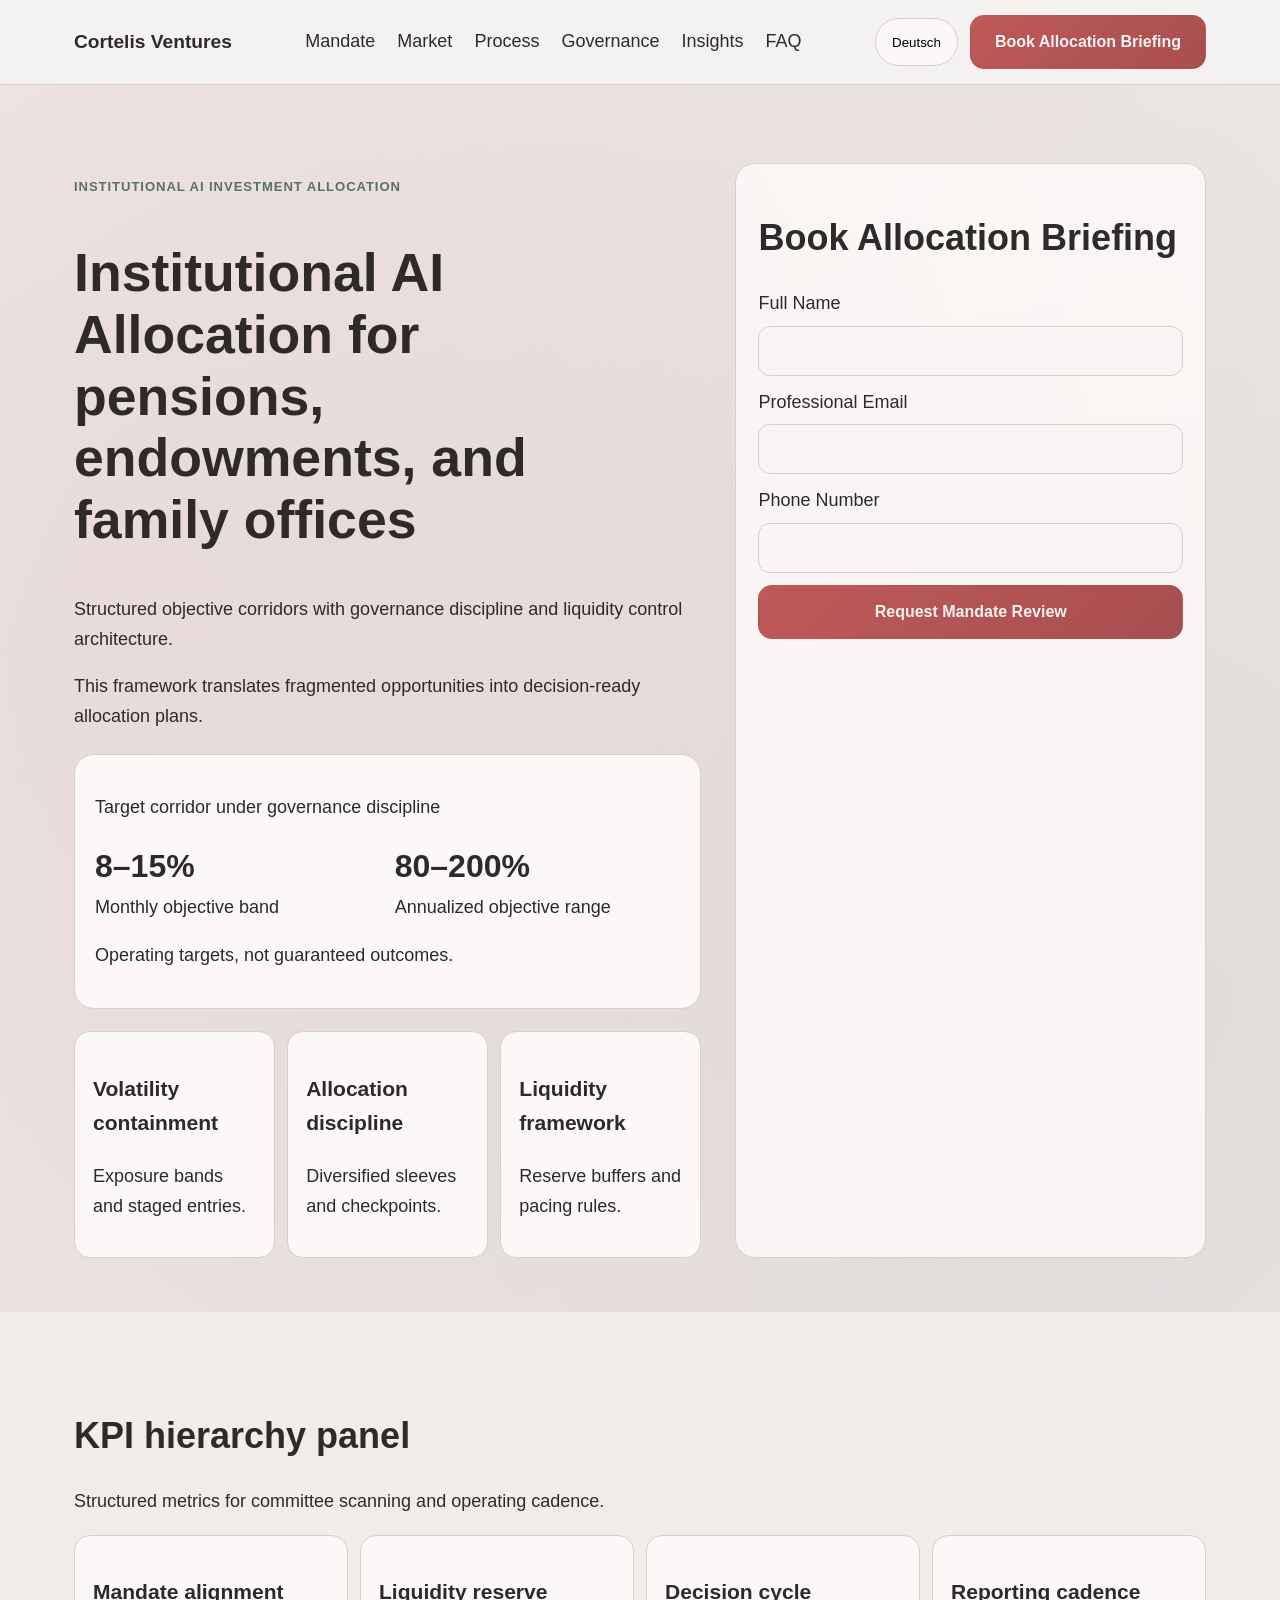
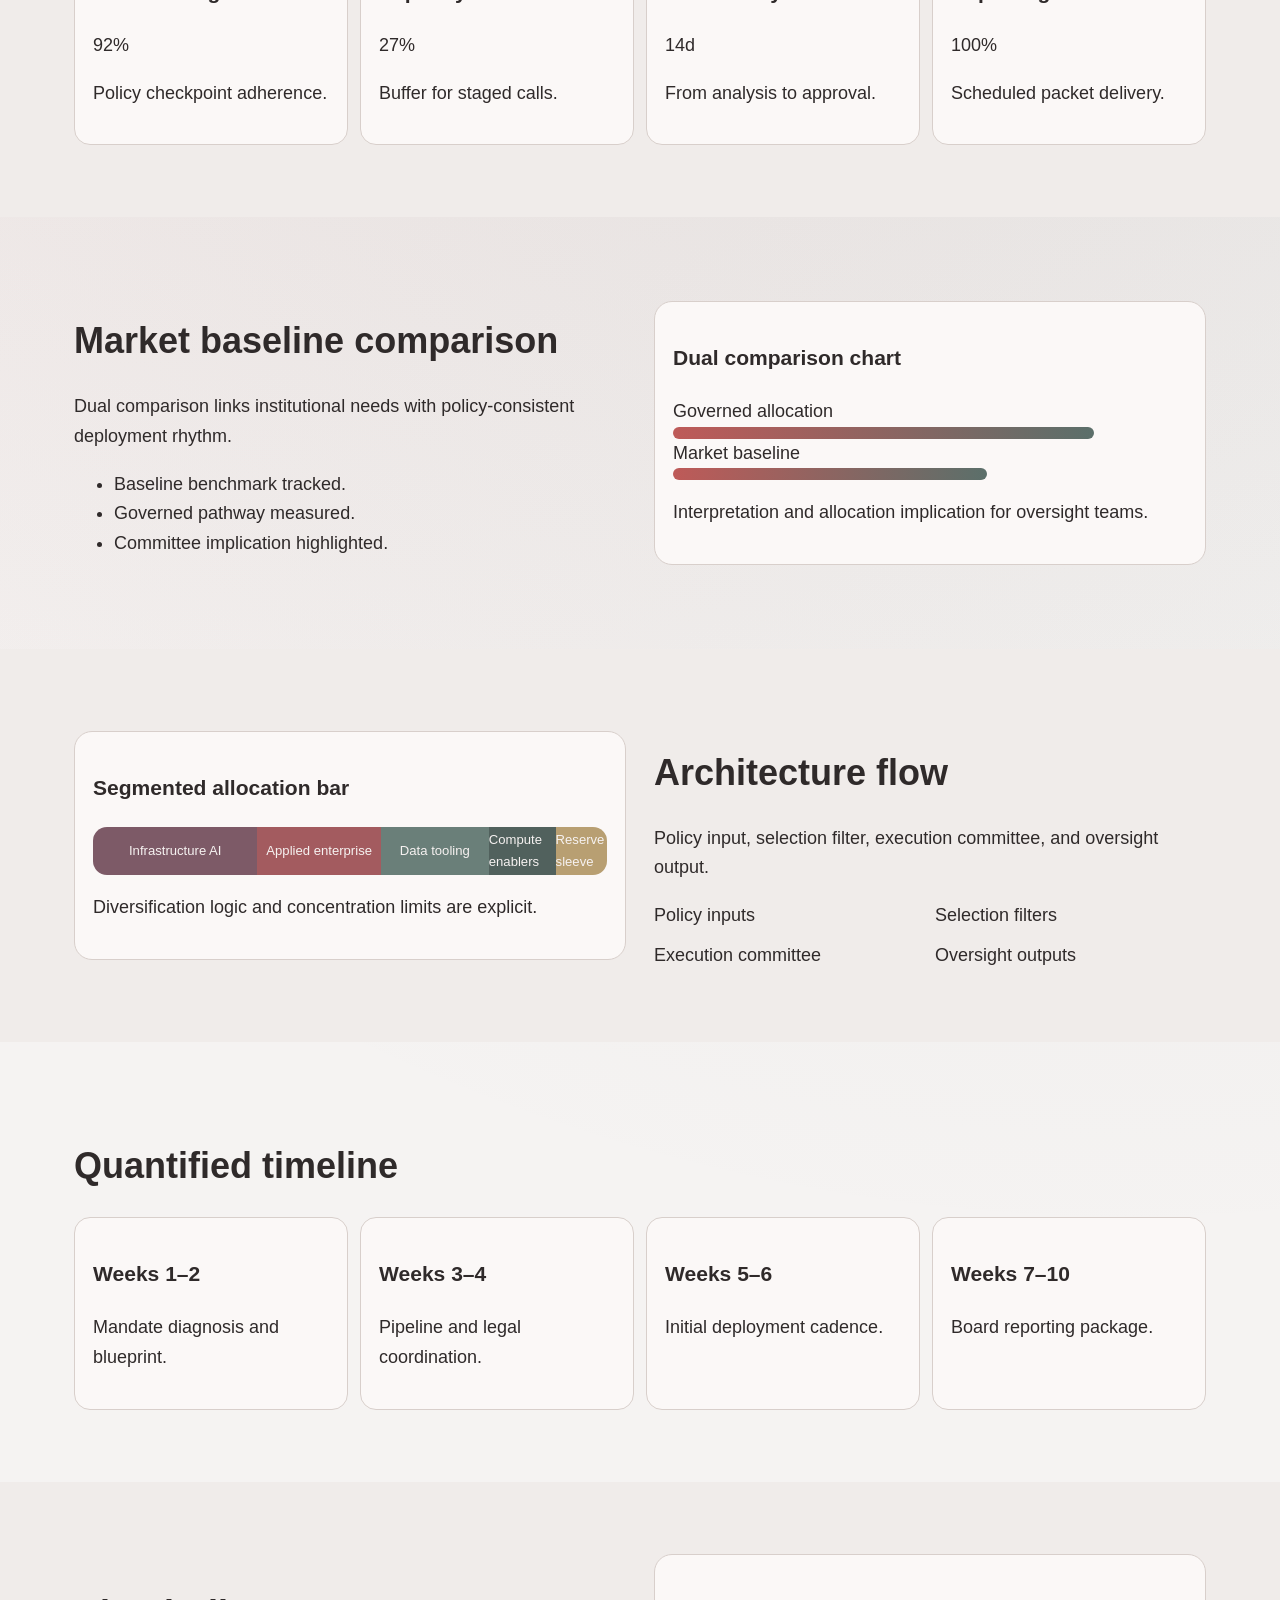
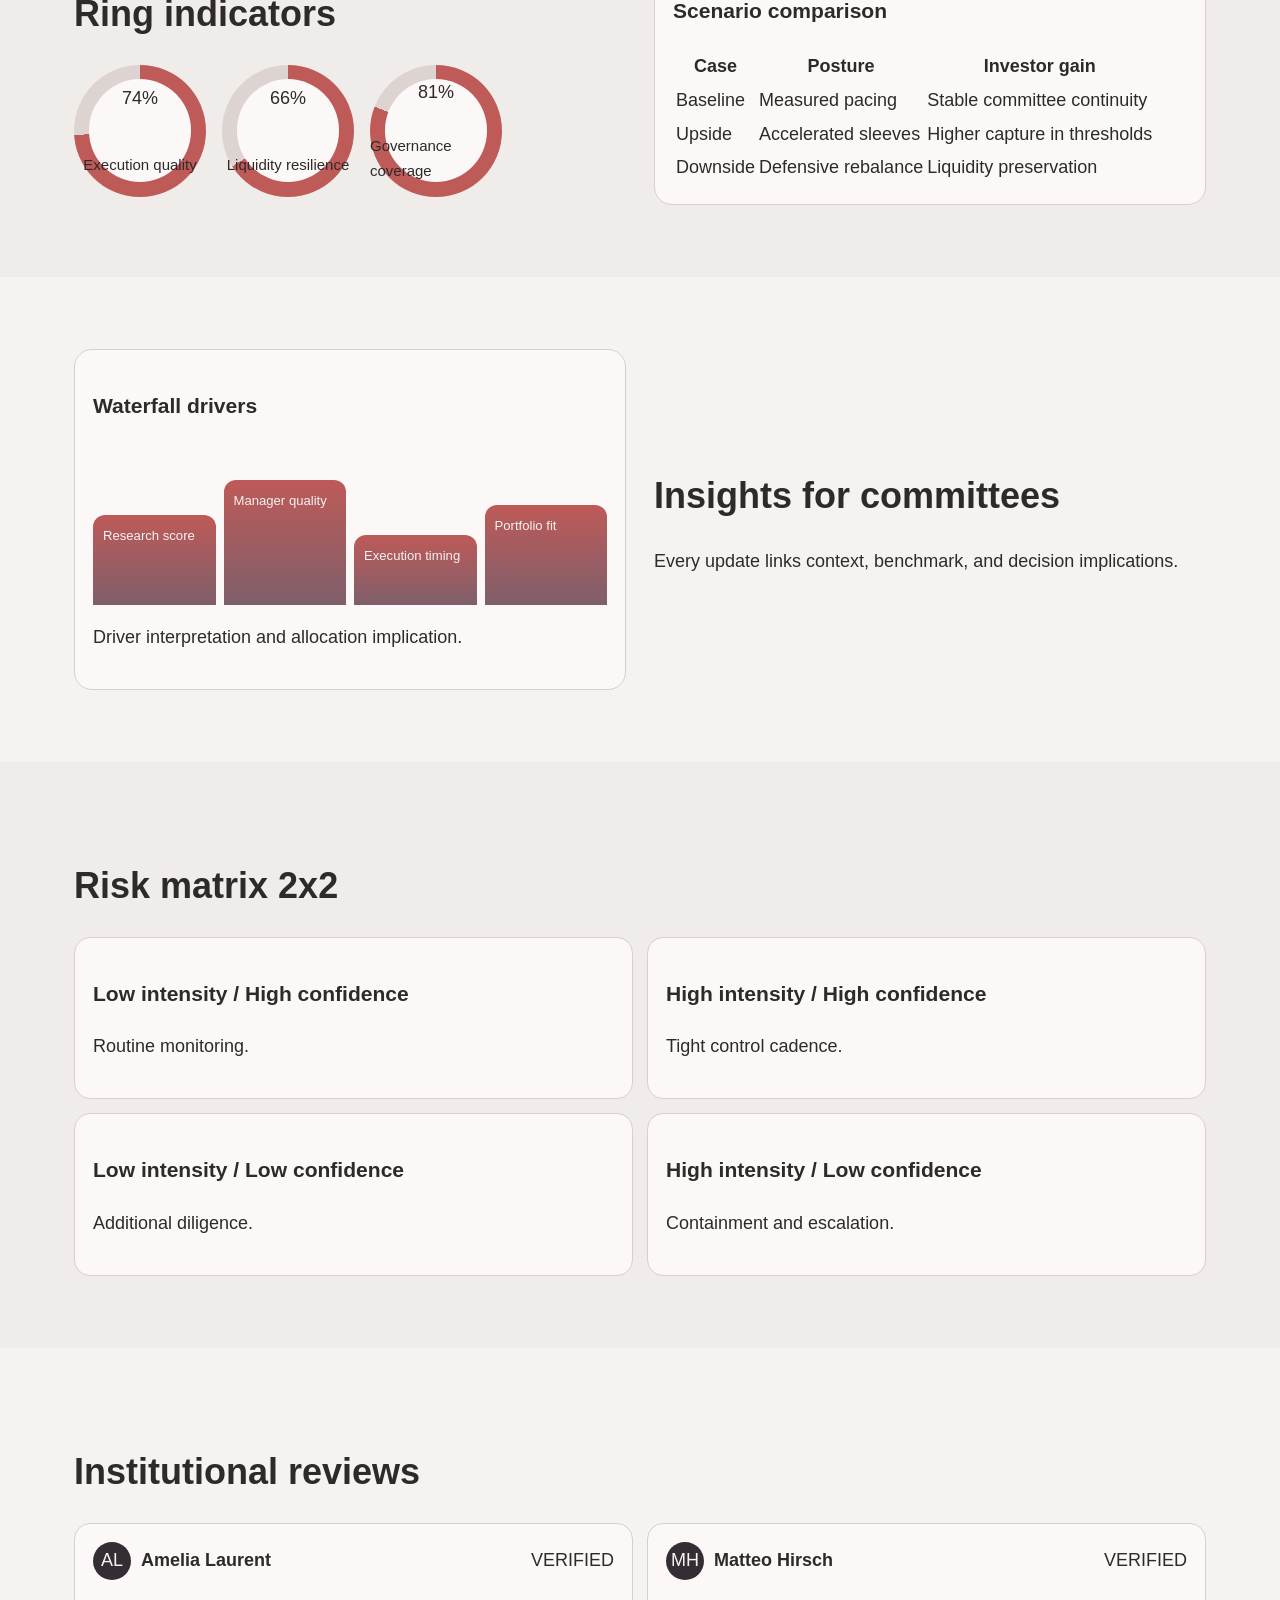
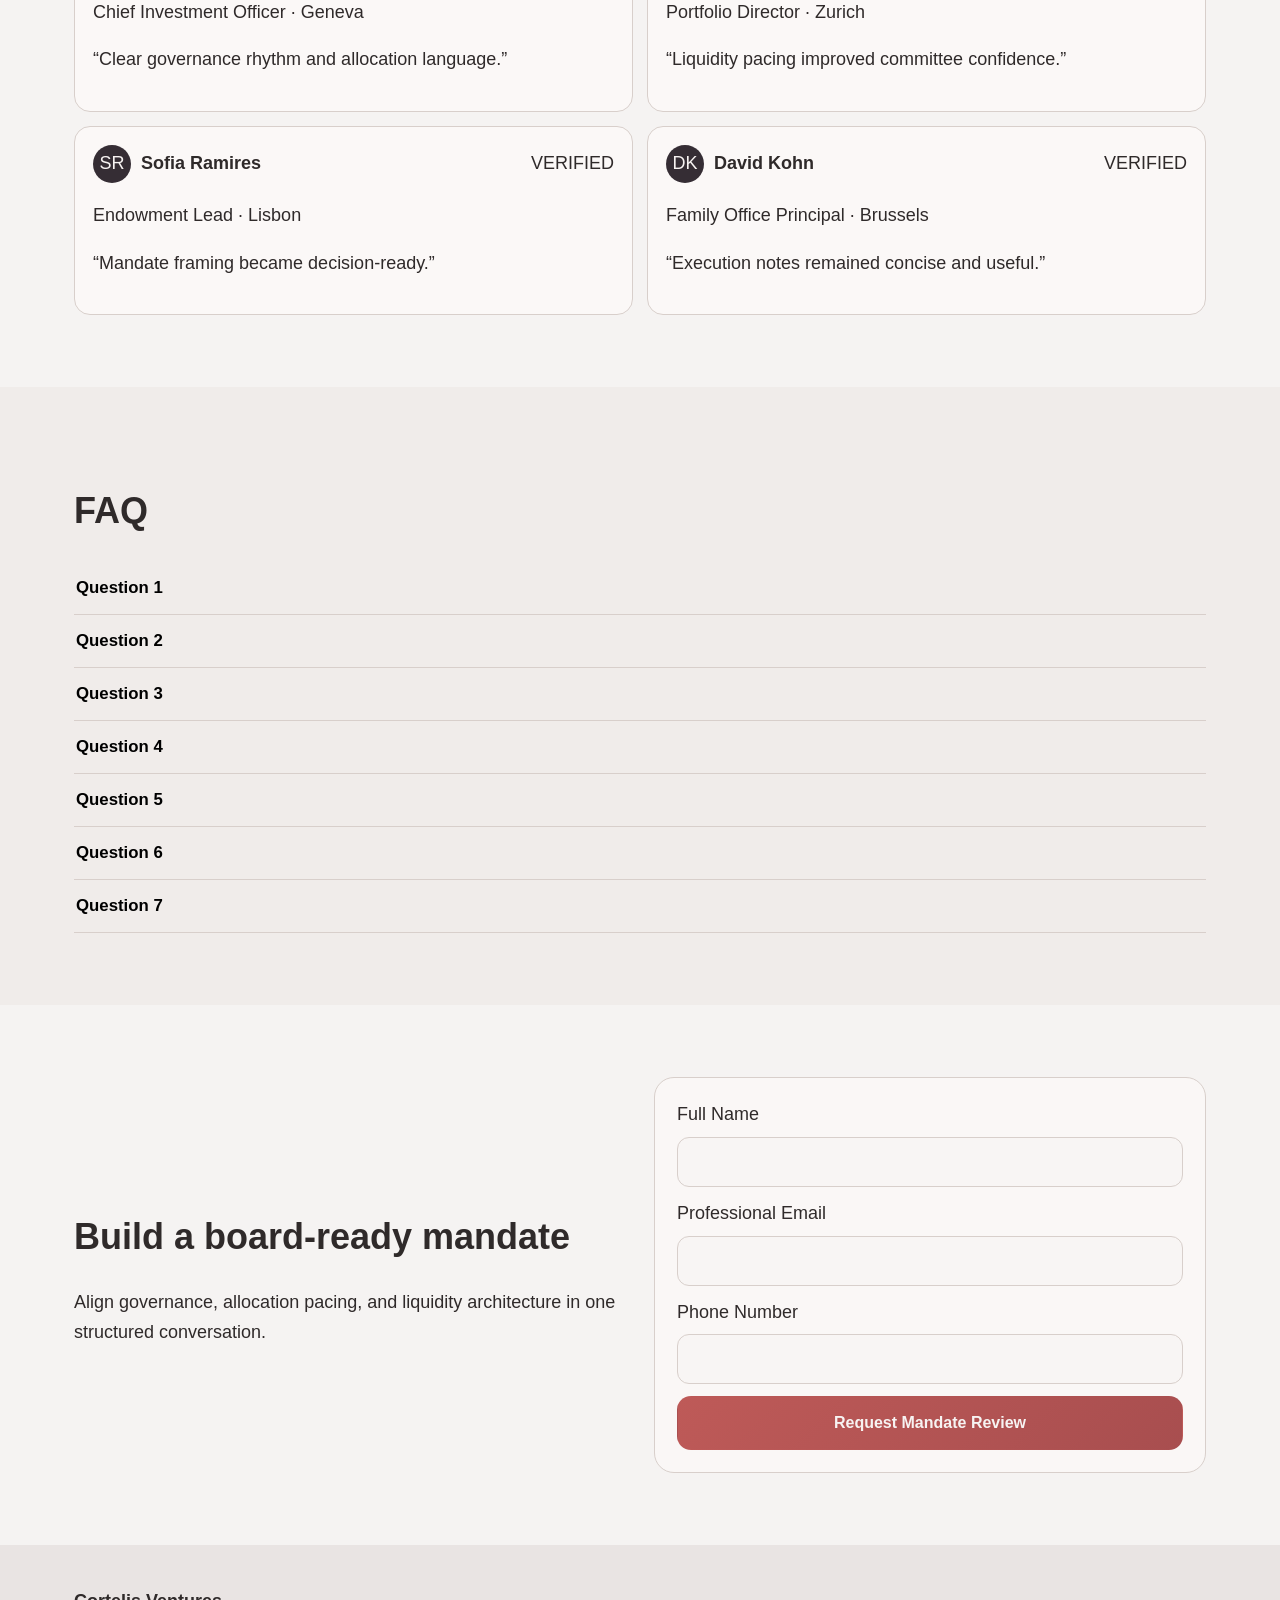
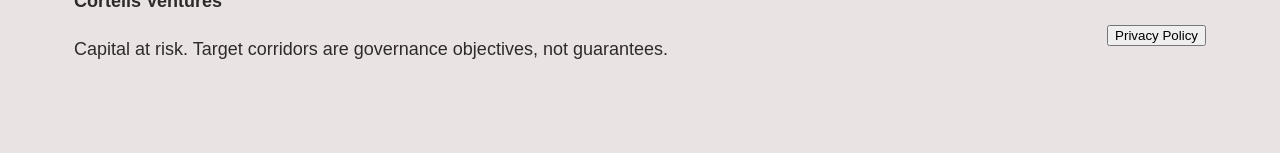
<file: de/index.html>
<!doctype html>
<html lang="de">
<head>
<meta charset="utf-8">
<meta name="viewport" content="width=device-width, initial-scale=1">
<title>Cortelis Ventures Deutsch</title>
<meta name="description" content="Cortelis Ventures institutional AI allocation website for Deutsch.">
<link rel="canonical" href="https://cortelisventures.com/de/index.html">
<link rel="alternate" hreflang="en" href="https://cortelisventures.com/index.html">
<link rel="alternate" hreflang="de" href="https://cortelisventures.com/de/index.html">
<link rel="alternate" hreflang="fr" href="https://cortelisventures.com/fr/index.html">
<link rel="alternate" hreflang="es" href="https://cortelisventures.com/es/index.html">
<link rel="alternate" hreflang="it" href="https://cortelisventures.com/it/index.html">
<link rel="alternate" hreflang="tr" href="https://cortelisventures.com/tr/index.html">
<link rel="alternate" hreflang="pt" href="https://cortelisventures.com/pt/index.html">
<link rel="alternate" hreflang="ja" href="https://cortelisventures.com/jp/index.html">
<link rel="alternate" hreflang="sk" href="https://cortelisventures.com/sk/index.html">
<link rel="alternate" hreflang="nl-BE" href="https://cortelisventures.com/be/index.html">
<meta property="og:title" content="Cortelis Ventures Deutsch">
<meta property="og:description" content="Institutional AI allocation">
<meta property="og:type" content="website">
<meta name="twitter:card" content="summary_large_image">
<meta name="twitter:title" content="Cortelis Ventures Deutsch">
<meta name="twitter:description" content="Institutional AI allocation">
<link rel="stylesheet" href="../assets/style.css">
<script defer src="../assets/app.js">
</script>
</head>
<body>
<header class="site-header">
<div class="container header-bar">
<div class="brand">Cortelis Ventures</div>
<nav class="desktop-nav">
<a href="#s1">Mandate</a>
<a href="#s2">Market</a>
<a href="#s3">Process</a>
<a href="#s4">Governance</a>
<a href="#s5">Insights</a>
<a href="#s6">FAQ</a>
</nav>
<div class="header-actions">
<div class="lang-wrap">
<button class="lang-pill" aria-expanded="false">Deutsch</button>
<div class="lang-menu">
<a href="../index.html">
<span class="flag-svg">
<svg viewBox="0 0 60 40">
<rect width="60" height="40" fill="#1f3f95"/>
</svg>
</span>English</a>
<a href="../de/index.html">
<span class="flag-svg">
<svg viewBox="0 0 60 40">
<rect width="60" height="13" fill="#111"/>
<rect y="13" width="60" height="14" fill="#c2262f"/>
<rect y="27" width="60" height="13" fill="#efc94c"/>
</svg>
</span>Deutsch</a>
<a href="../fr/index.html">
<span class="flag-svg">
<svg viewBox="0 0 60 40">
<rect width="20" height="40" fill="#2250a8"/>
<rect x="20" width="20" height="40" fill="#f3f3f2"/>
<rect x="40" width="20" height="40" fill="#d6374a"/>
</svg>
</span>Français</a>
<a href="../es/index.html">
<span class="flag-svg">
<svg viewBox="0 0 60 40">
<rect width="60" height="10" fill="#c2293d"/>
<rect y="10" width="60" height="20" fill="#efc949"/>
<rect y="30" width="60" height="10" fill="#c2293d"/>
</svg>
</span>Español</a>
<a href="../it/index.html">
<span class="flag-svg">
<svg viewBox="0 0 60 40">
<rect width="20" height="40" fill="#2e9d61"/>
<rect x="20" width="20" height="40" fill="#f4f4f3"/>
<rect x="40" width="20" height="40" fill="#c73445"/>
</svg>
</span>Italiano</a>
<a href="../tr/index.html">
<span class="flag-svg">
<svg viewBox="0 0 60 40">
<rect width="60" height="40" fill="#d4384d"/>
</svg>
</span>Türkçe</a>
<a href="../pt/index.html">
<span class="flag-svg">
<svg viewBox="0 0 60 40">
<rect width="24" height="40" fill="#267f4f"/>
<rect x="24" width="36" height="40" fill="#c03a49"/>
</svg>
</span>Português</a>
<a href="../jp/index.html">
<span class="flag-svg">
<svg viewBox="0 0 60 40">
<rect width="60" height="40" fill="#f7f6f4"/>
<circle cx="30" cy="20" r="9" fill="#c93b4f"/>
</svg>
</span>日本語</a>
<a href="../sk/index.html">
<span class="flag-svg">
<svg viewBox="0 0 60 40">
<rect width="60" height="13" fill="#f4f4f2"/>
<rect y="13" width="60" height="14" fill="#2a5cb0"/>
<rect y="27" width="60" height="13" fill="#c83a4d"/>
</svg>
</span>Slovenčina</a>
<a href="../be/index.html">
<span class="flag-svg">
<svg viewBox="0 0 60 40">
<rect width="60" height="13" fill="#1b1b1a"/>
<rect y="13" width="60" height="14" fill="#f0c64b"/>
<rect y="27" width="60" height="13" fill="#d03f4d"/>
</svg>
</span>Nederlands</a>
</div>
</div>
<a class="btn btn-primary" href="#lead-form-top">Book Allocation Briefing</a>
<button class="burger" aria-label="Menu" aria-expanded="false">
<span>
</span>
<span>
</span>
<span>
</span>
</button>
</div>
</div>
</header>
<div class="mobile-drawer" aria-hidden="true">
<div class="drawer-panel">
<button class="drawer-close" aria-label="Close">×</button>
<nav class="drawer-nav">
<a href="#s1">Mandate</a>
<a href="#s2">Market</a>
<a href="#s3">Process</a>
<a href="#s4">Governance</a>
<a href="#s5">Insights</a>
<a href="#s6">FAQ</a>
<a href="../index.html">English</a>
<a href="../de/index.html">Deutsch</a>
<a href="../fr/index.html">Français</a>
<a href="../es/index.html">Español</a>
<a href="../it/index.html">Italiano</a>
<a href="../tr/index.html">Türkçe</a>
<a href="../pt/index.html">Português</a>
<a href="../jp/index.html">日本語</a>
<a href="../sk/index.html">Slovenčina</a>
<a href="../be/index.html">Nederlands</a>
<a class="btn btn-primary" href="#lead-form-top">Book Allocation Briefing</a>
</nav>
</div>
</div>
<main>
<section class="hero" id="s1">
<div class="container hero-grid">
<div>
<p class="eyebrow">Institutional AI investment allocation</p>
<h1>Institutional AI Allocation for pensions, endowments, and family offices</h1>
<p>Structured objective corridors with governance discipline and liquidity control architecture.</p>
<p>This framework translates fragmented opportunities into decision-ready allocation plans.</p>
<div class="return-module">
<p class="micro">Target corridor under governance discipline</p>
<div class="return-values">
<div>
<strong>8–15%</strong>
<span>Monthly objective band</span>
</div>
<div>
<strong>80–200%</strong>
<span>Annualized objective range</span>
</div>
</div>
<p class="micro">Operating targets, not guaranteed outcomes.</p>
</div>
<div class="summary-cards">
<article>
<h3>Volatility containment</h3>
<p>Exposure bands and staged entries.</p>
</article>
<article>
<h3>Allocation discipline</h3>
<p>Diversified sleeves and checkpoints.</p>
</article>
<article>
<h3>Liquidity framework</h3>
<p>Reserve buffers and pacing rules.</p>
</article>
</div>
</div>
<div class="form-card" id="lead-form-top">
<h2>Book Allocation Briefing</h2>
<form>
<label>Full Name<input type="text" aria-label="Full Name" required>
</label>
<label>Professional Email<input type="email" aria-label="Professional Email" required>
</label>
<label>Phone Number<input type="tel" aria-label="Phone Number" required>
</label>
<button class="btn btn-primary" type="submit">Request Mandate Review</button>
</form>
</div>
</div>
</section>
<section class="kpi-strip" id="s2">
<div class="container">
<h2>KPI hierarchy panel</h2>
<p>Structured metrics for committee scanning and operating cadence.</p>
<div class="kpi-grid">
<article>
<h3>Mandate alignment</h3>
<p class="value">92%</p>
<p>Policy checkpoint adherence.</p>
</article>
<article>
<h3>Liquidity reserve</h3>
<p class="value">27%</p>
<p>Buffer for staged calls.</p>
</article>
<article>
<h3>Decision cycle</h3>
<p class="value">14d</p>
<p>From analysis to approval.</p>
</article>
<article>
<h3>Reporting cadence</h3>
<p class="value">100%</p>
<p>Scheduled packet delivery.</p>
</article>
</div>
</div>
</section>
<section class="market" id="s3">
<div class="container split">
<div>
<h2>Market baseline comparison</h2>
<p>Dual comparison links institutional needs with policy-consistent deployment rhythm.</p>
<ul>
<li>Baseline benchmark tracked.</li>
<li>Governed pathway measured.</li>
<li>Committee implication highlighted.</li>
</ul>
</div>
<div class="comparison-card">
<h3>Dual comparison chart</h3>
<div class="bars">
<div>
<span>Governed allocation</span>
<i style="--w:82%">
</i>
</div>
<div>
<span>Market baseline</span>
<i style="--w:61%">
</i>
</div>
</div>
<p>Interpretation and allocation implication for oversight teams.</p>
</div>
</div>
</section>
<section class="model" id="s4">
<div class="container split reverse">
<div class="stacked-bar">
<h3>Segmented allocation bar</h3>
<div class="segments">
<span style="--seg:32">Infrastructure AI</span>
<span style="--seg:24">Applied enterprise</span>
<span style="--seg:21">Data tooling</span>
<span style="--seg:13">Compute enablers</span>
<span style="--seg:10">Reserve sleeve</span>
</div>
<p>Diversification logic and concentration limits are explicit.</p>
</div>
<div>
<h2>Architecture flow</h2>
<p>Policy input, selection filter, execution committee, and oversight output.</p>
<div class="flow">
<div>Policy inputs</div>
<div>Selection filters</div>
<div>Execution committee</div>
<div>Oversight outputs</div>
</div>
</div>
</div>
</section>
<section class="timeline" id="s5">
<div class="container">
<h2>Quantified timeline</h2>
<div class="timeline-grid">
<article>
<h3>Weeks 1–2</h3>
<p>Mandate diagnosis and blueprint.</p>
</article>
<article>
<h3>Weeks 3–4</h3>
<p>Pipeline and legal coordination.</p>
</article>
<article>
<h3>Weeks 5–6</h3>
<p>Initial deployment cadence.</p>
</article>
<article>
<h3>Weeks 7–10</h3>
<p>Board reporting package.</p>
</article>
</div>
</div>
</section>
<section class="metrics" id="s6">
<div class="container split">
<div>
<h2>Ring indicators</h2>
<div class="rings">
<div class="ring" style="--p:74">
<span>74%</span>
<small>Execution quality</small>
</div>
<div class="ring" style="--p:66">
<span>66%</span>
<small>Liquidity resilience</small>
</div>
<div class="ring" style="--p:81">
<span>81%</span>
<small>Governance coverage</small>
</div>
</div>
</div>
<div class="table-card">
<h3>Scenario comparison</h3>
<table>
<thead>
<tr>
<th>Case</th>
<th>Posture</th>
<th>Investor gain</th>
</tr>
</thead>
<tbody>
<tr>
<td>Baseline</td>
<td>Measured pacing</td>
<td>Stable committee continuity</td>
</tr>
<tr>
<td>Upside</td>
<td>Accelerated sleeves</td>
<td>Higher capture in thresholds</td>
</tr>
<tr>
<td>Downside</td>
<td>Defensive rebalance</td>
<td>Liquidity preservation</td>
</tr>
</tbody>
</table>
</div>
</div>
</section>
<section class="insights" id="s7">
<div class="container split reverse">
<div class="waterfall">
<h3>Waterfall drivers</h3>
<div class="wf-bars">
<span style="--h:18">Research score</span>
<span style="--h:25">Manager quality</span>
<span style="--h:14">Execution timing</span>
<span style="--h:20">Portfolio fit</span>
</div>
<p>Driver interpretation and allocation implication.</p>
</div>
<div>
<h2>Insights for committees</h2>
<p>Every update links context, benchmark, and decision implications.</p>
</div>
</div>
</section>
<section class="risk" id="s8">
<div class="container">
<h2>Risk matrix 2x2</h2>
<div class="matrix">
<div>
<h3>Low intensity / High confidence</h3>
<p>Routine monitoring.</p>
</div>
<div>
<h3>High intensity / High confidence</h3>
<p>Tight control cadence.</p>
</div>
<div>
<h3>Low intensity / Low confidence</h3>
<p>Additional diligence.</p>
</div>
<div>
<h3>High intensity / Low confidence</h3>
<p>Containment and escalation.</p>
</div>
</div>
</div>
</section>
<section class="reviews" id="s9">
<div class="container">
<h2>Institutional reviews</h2>
<div class="review-grid">
<article>
<div class="review-head">
<span class="avatar">AL</span>
<strong>Amelia Laurent</strong>
<em>VERIFIED</em>
</div>
<p class="role">Chief Investment Officer · Geneva</p>
<p>“Clear governance rhythm and allocation language.”</p>
</article>
<article>
<div class="review-head">
<span class="avatar">MH</span>
<strong>Matteo Hirsch</strong>
<em>VERIFIED</em>
</div>
<p class="role">Portfolio Director · Zurich</p>
<p>“Liquidity pacing improved committee confidence.”</p>
</article>
<article>
<div class="review-head">
<span class="avatar">SR</span>
<strong>Sofia Ramires</strong>
<em>VERIFIED</em>
</div>
<p class="role">Endowment Lead · Lisbon</p>
<p>“Mandate framing became decision-ready.”</p>
</article>
<article>
<div class="review-head">
<span class="avatar">DK</span>
<strong>David Kohn</strong>
<em>VERIFIED</em>
</div>
<p class="role">Family Office Principal · Brussels</p>
<p>“Execution notes remained concise and useful.”</p>
</article>
</div>
</div>
</section>
<section class="faq" id="s10">
<div class="container">
<h2>FAQ</h2>
<div class="faq-item">
<button class="faq-question" aria-expanded="false">Question 1</button>
<div class="faq-answer">
<p>Answer block 1 for institutional committees and operating teams.</p>
</div>
</div>
<div class="faq-item">
<button class="faq-question" aria-expanded="false">Question 2</button>
<div class="faq-answer">
<p>Answer block 2 for institutional committees and operating teams.</p>
</div>
</div>
<div class="faq-item">
<button class="faq-question" aria-expanded="false">Question 3</button>
<div class="faq-answer">
<p>Answer block 3 for institutional committees and operating teams.</p>
</div>
</div>
<div class="faq-item">
<button class="faq-question" aria-expanded="false">Question 4</button>
<div class="faq-answer">
<p>Answer block 4 for institutional committees and operating teams.</p>
</div>
</div>
<div class="faq-item">
<button class="faq-question" aria-expanded="false">Question 5</button>
<div class="faq-answer">
<p>Answer block 5 for institutional committees and operating teams.</p>
</div>
</div>
<div class="faq-item">
<button class="faq-question" aria-expanded="false">Question 6</button>
<div class="faq-answer">
<p>Answer block 6 for institutional committees and operating teams.</p>
</div>
</div>
<div class="faq-item">
<button class="faq-question" aria-expanded="false">Question 7</button>
<div class="faq-answer">
<p>Answer block 7 for institutional committees and operating teams.</p>
</div>
</div>
</div>
</section>
<section class="final-cta" id="s11">
<div class="container split">
<div>
<h2>Build a board-ready mandate</h2>
<p>Align governance, allocation pacing, and liquidity architecture in one structured conversation.</p>
</div>
<div class="form-card">
<form>
<label>Full Name<input type="text" aria-label="Full Name" required>
</label>
<label>Professional Email<input type="email" aria-label="Professional Email" required>
</label>
<label>Phone Number<input type="tel" aria-label="Phone Number" required>
</label>
<button class="btn btn-primary" type="submit">Request Mandate Review</button>
</form>
</div>
</div>
</section>
</main>
<footer>
<div class="container footer-wrap">
<div>
<strong>Cortelis Ventures</strong>
<p>Capital at risk. Target corridors are governance objectives, not guarantees.</p>
</div>
<button class="privacy-open">Privacy Policy</button>
</div>
</footer>
<div class="privacy-modal" aria-hidden="true">
<div class="privacy-dialog" role="dialog" aria-modal="true" aria-label="Privacy Policy">
<button class="privacy-x" aria-label="Close">×</button>
<h2>Privacy Policy</h2>
<div class="privacy-content">
<h3>Introduction</h3>
<p>Structured policy text for Introduction with governance language and contact details.</p>
<h3>Data collection</h3>
<p>Structured policy text for Data collection with governance language and contact details.</p>
<h3>Legal basis</h3>
<p>Structured policy text for Legal basis with governance language and contact details.</p>
<h3>Cookies</h3>
<p>Structured policy text for Cookies with governance language and contact details.</p>
<h3>Retention</h3>
<p>Structured policy text for Retention with governance language and contact details.</p>
<h3>Third-party sharing</h3>
<p>Structured policy text for Third-party sharing with governance language and contact details.</p>
<h3>Security</h3>
<p>Structured policy text for Security with governance language and contact details.</p>
<h3>User rights</h3>
<p>Structured policy text for User rights with governance language and contact details.</p>
<h3>International transfers</h3>
<p>Structured policy text for International transfers with governance language and contact details.</p>
<h3>Industry risk disclosure</h3>
<p>Structured policy text for Industry risk disclosure with governance language and contact details.</p>
<h3>Contact</h3>
<p>Structured policy text for Contact with governance language and contact details.</p>
</div>
<div class="privacy-footer">
<button class="btn btn-secondary privacy-close">Close</button>
</div>
</div>
</div>
<script type="application/ld+json">{"@context": "https://schema.org", "@graph": [{"@type": "Organization", "name": "Cortelis Ventures"}, {"@type": "WebSite", "name": "Cortelis Ventures"}, {"@type": "FAQPage", "mainEntity": [{"@type": "Question", "name": "Question 1", "acceptedAnswer": {"@type": "Answer", "text": "Answer block 1"}}]}, {"@type": "Review", "author": {"@type": "Person", "name": "Amelia Laurent"}, "reviewBody": "Governance quality improved."}]}</script>
</body>
</html>
</file>
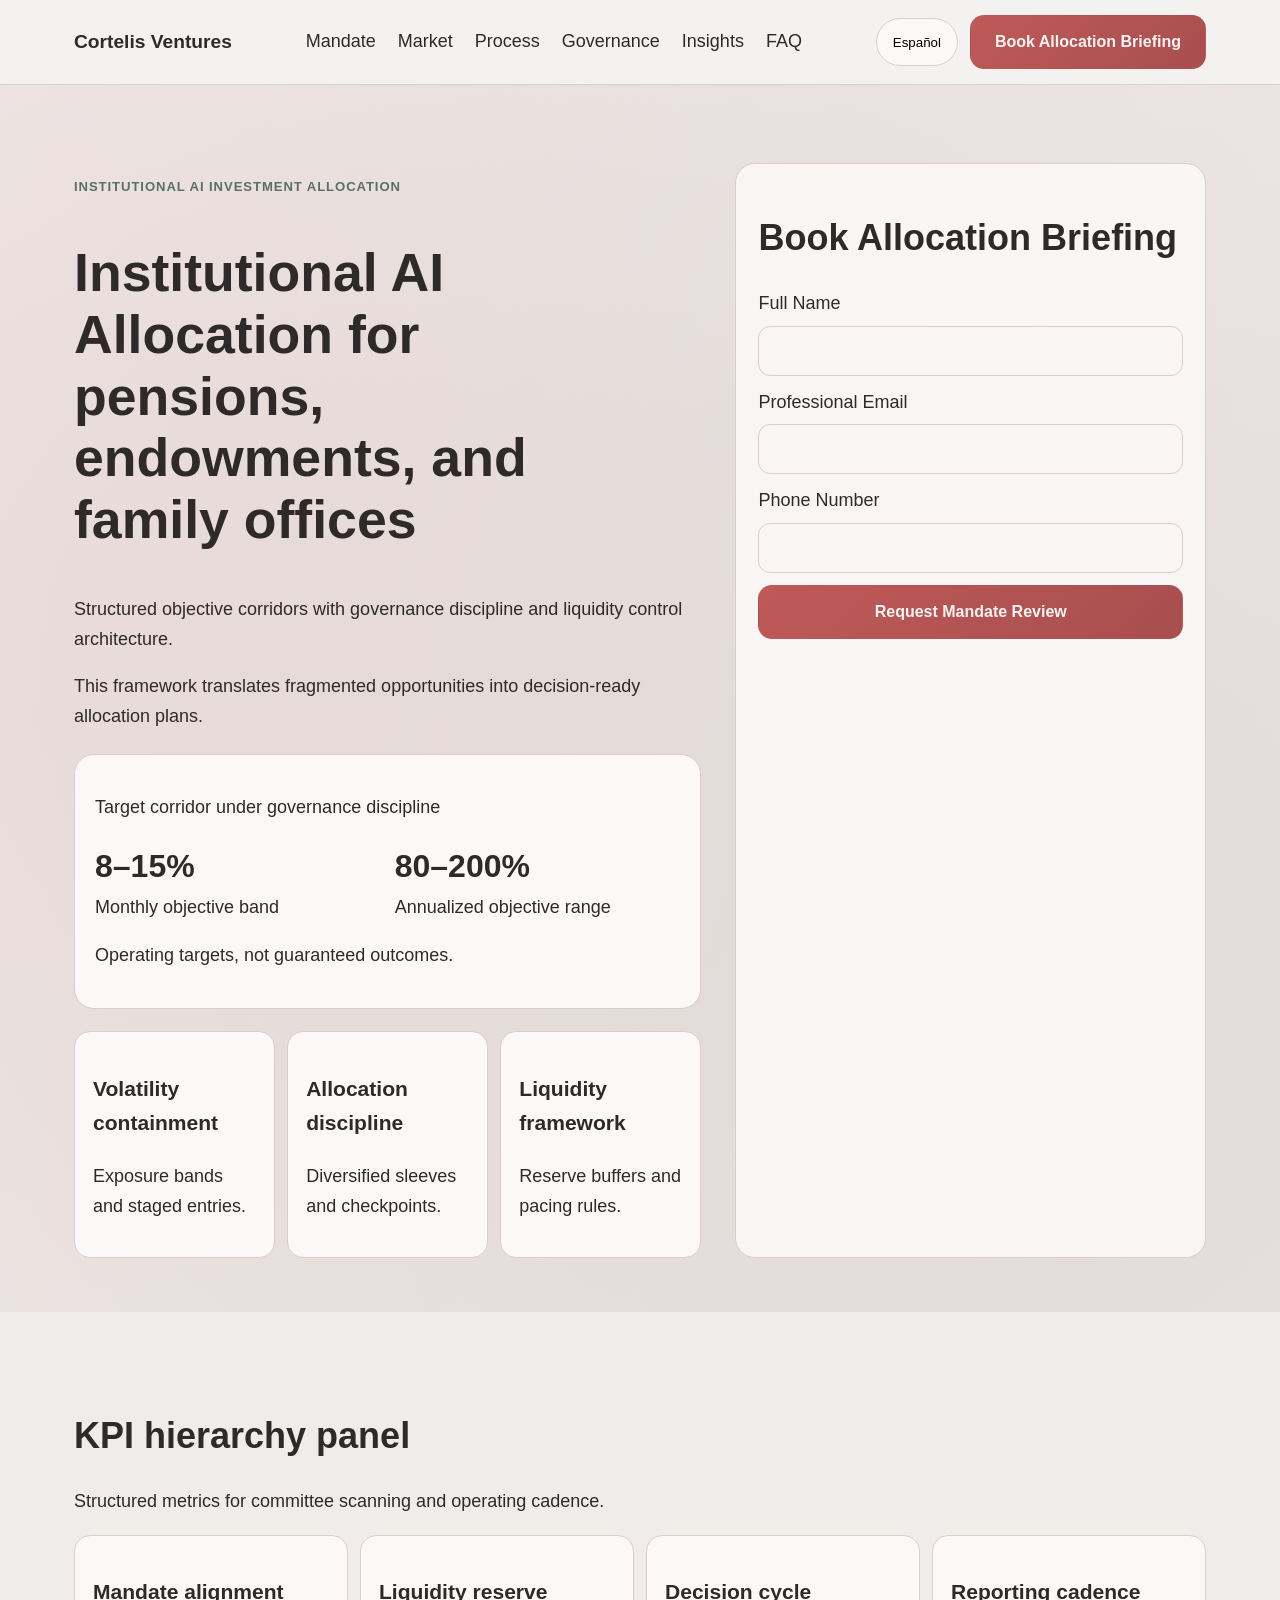
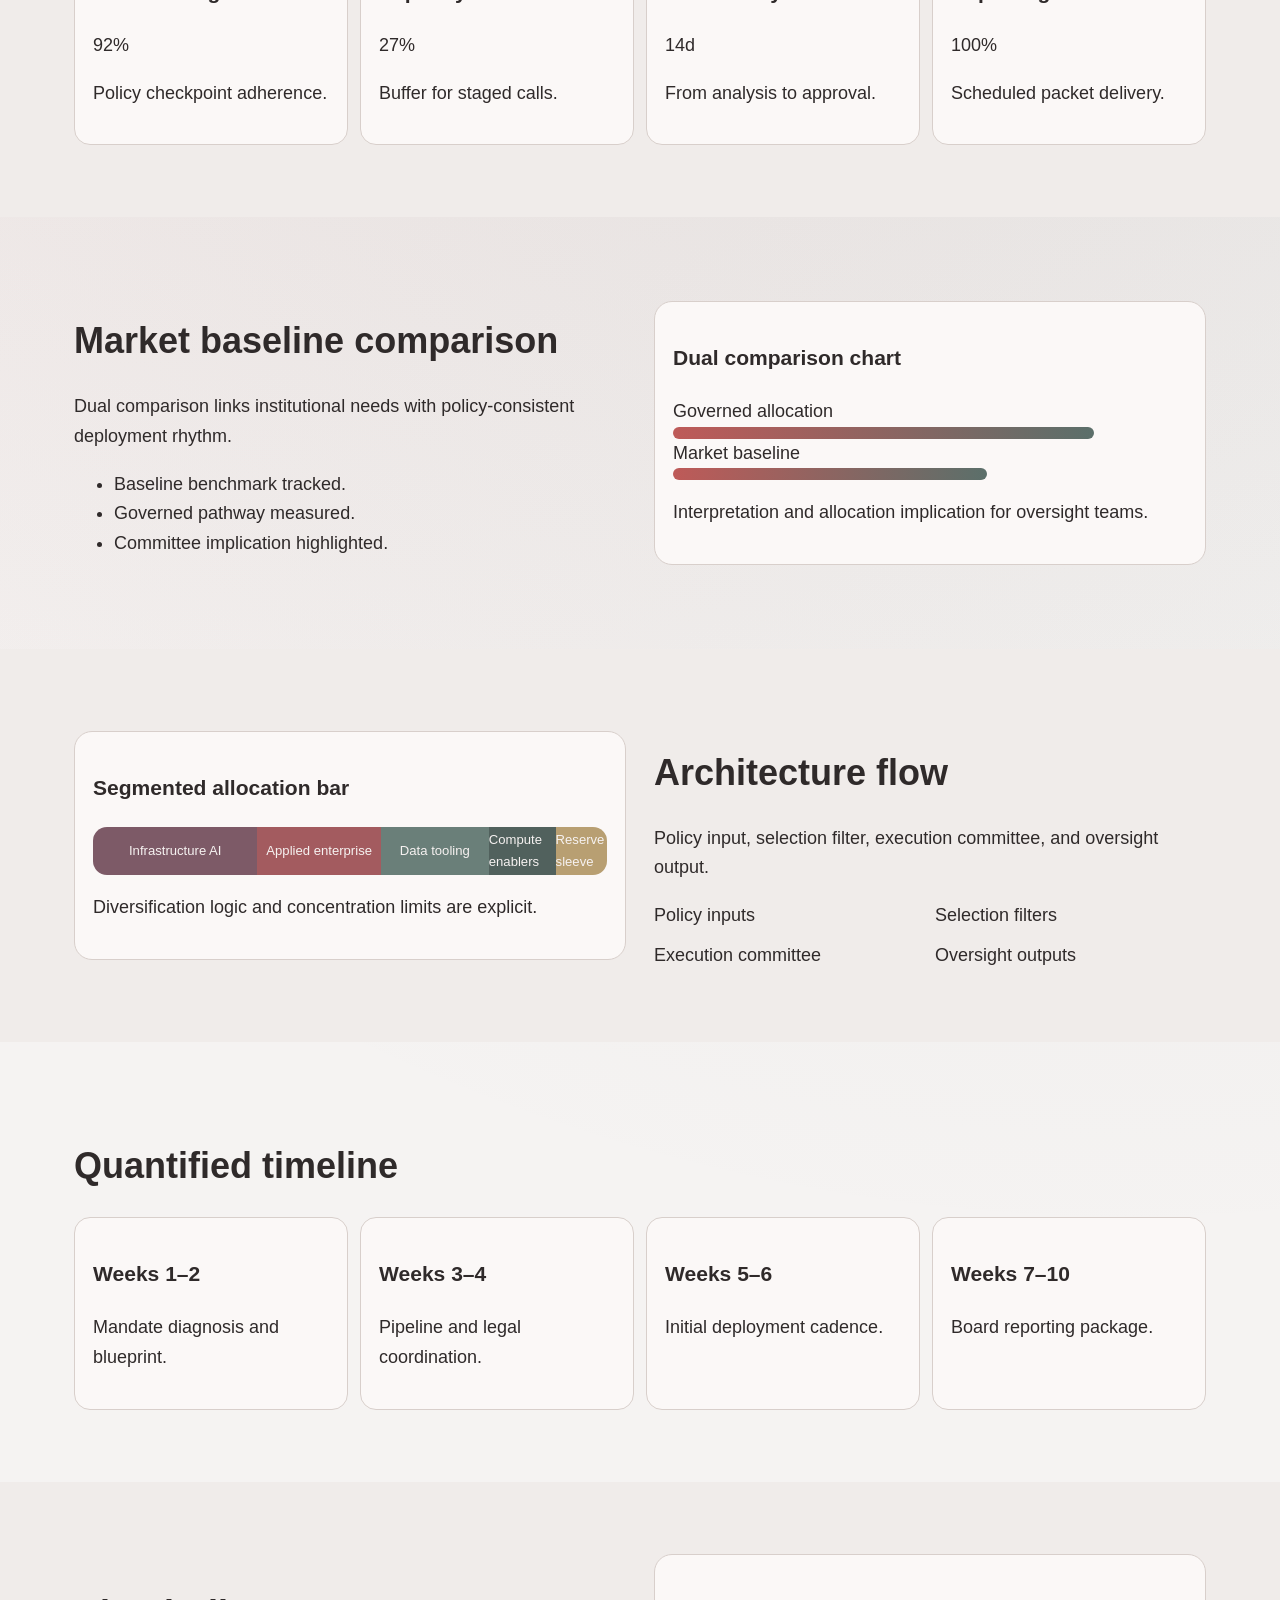
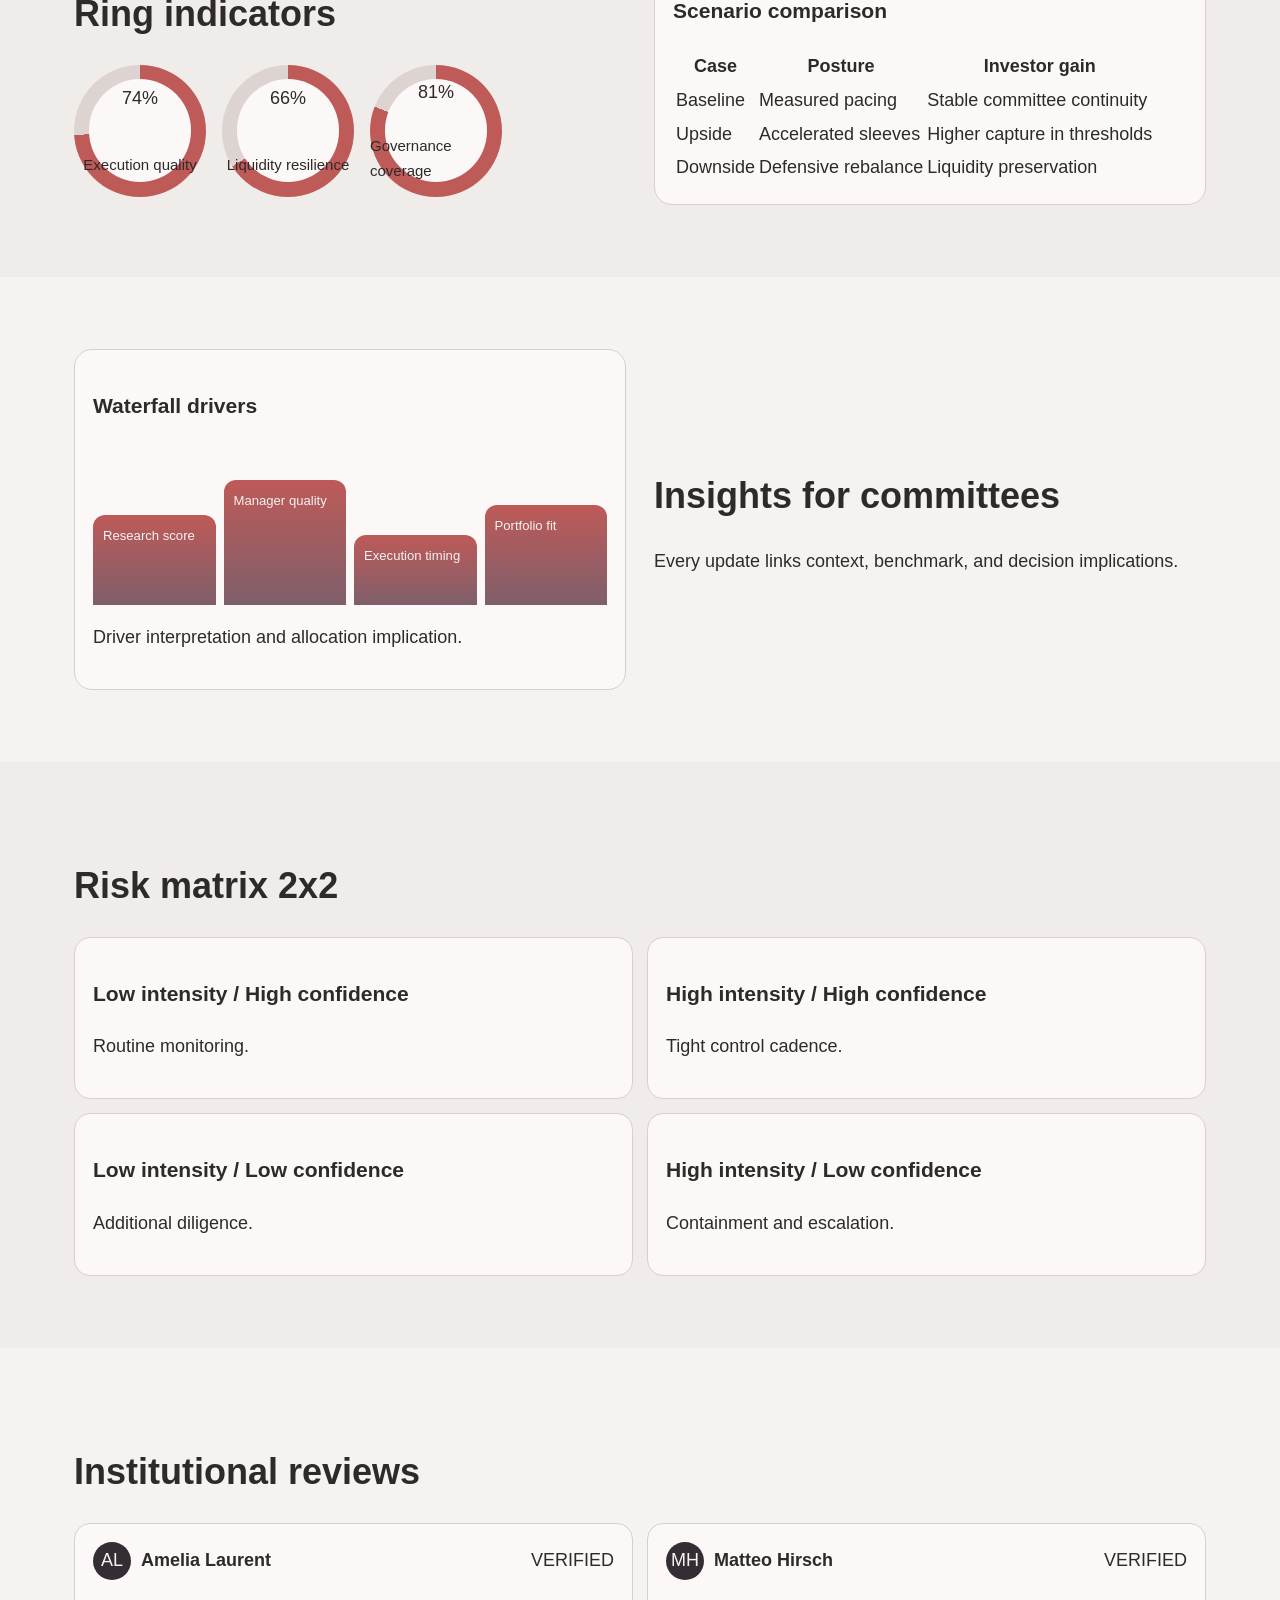
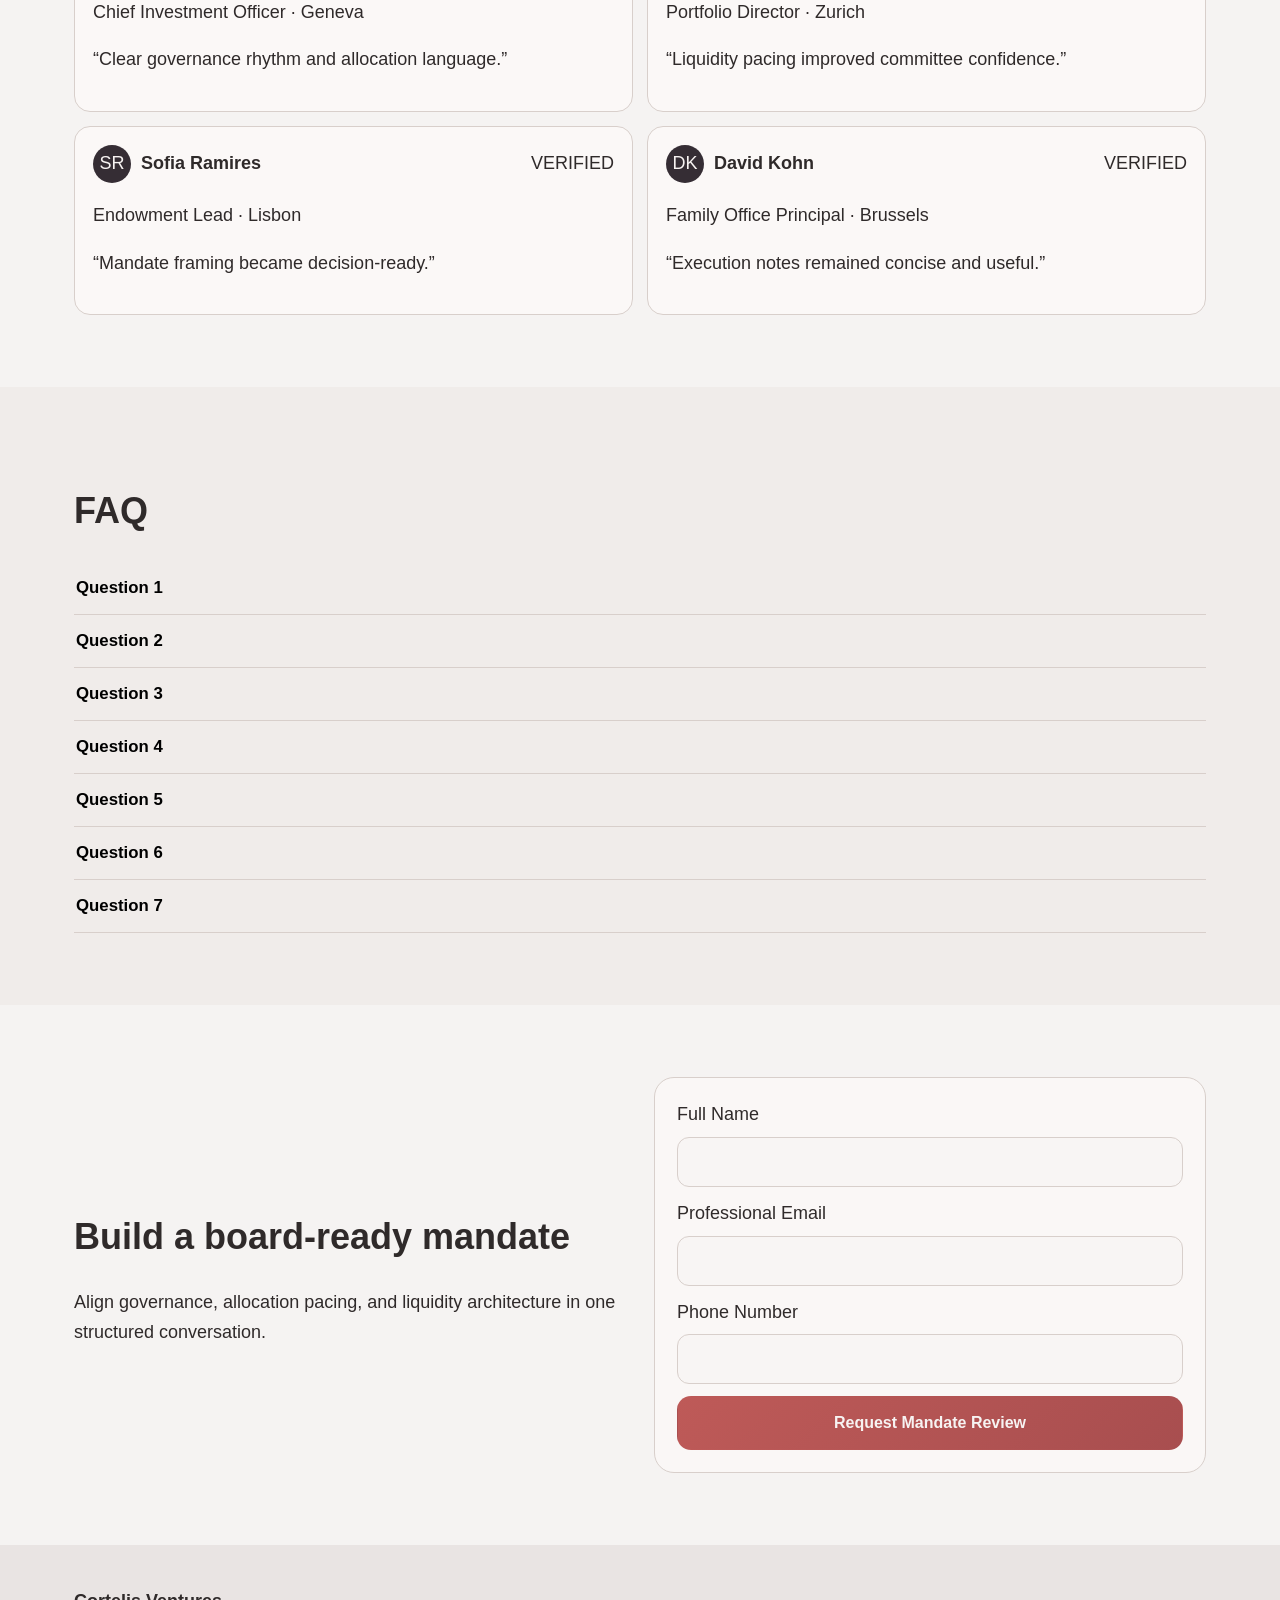
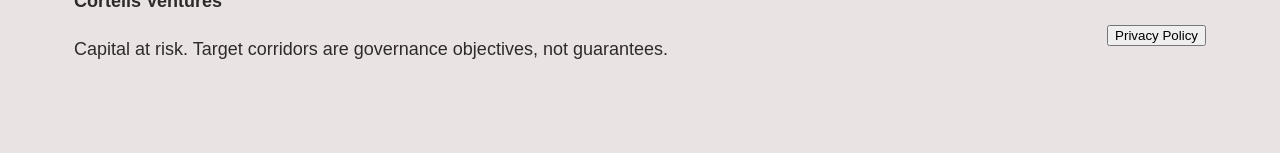
<file: es/index.html>
<!doctype html>
<html lang="es">
<head>
<meta charset="utf-8">
<meta name="viewport" content="width=device-width, initial-scale=1">
<title>Cortelis Ventures Español</title>
<meta name="description" content="Cortelis Ventures institutional AI allocation website for Español.">
<link rel="canonical" href="https://cortelisventures.com/es/index.html">
<link rel="alternate" hreflang="en" href="https://cortelisventures.com/index.html">
<link rel="alternate" hreflang="de" href="https://cortelisventures.com/de/index.html">
<link rel="alternate" hreflang="fr" href="https://cortelisventures.com/fr/index.html">
<link rel="alternate" hreflang="es" href="https://cortelisventures.com/es/index.html">
<link rel="alternate" hreflang="it" href="https://cortelisventures.com/it/index.html">
<link rel="alternate" hreflang="tr" href="https://cortelisventures.com/tr/index.html">
<link rel="alternate" hreflang="pt" href="https://cortelisventures.com/pt/index.html">
<link rel="alternate" hreflang="ja" href="https://cortelisventures.com/jp/index.html">
<link rel="alternate" hreflang="sk" href="https://cortelisventures.com/sk/index.html">
<link rel="alternate" hreflang="nl-BE" href="https://cortelisventures.com/be/index.html">
<meta property="og:title" content="Cortelis Ventures Español">
<meta property="og:description" content="Institutional AI allocation">
<meta property="og:type" content="website">
<meta name="twitter:card" content="summary_large_image">
<meta name="twitter:title" content="Cortelis Ventures Español">
<meta name="twitter:description" content="Institutional AI allocation">
<link rel="stylesheet" href="../assets/style.css">
<script defer src="../assets/app.js">
</script>
</head>
<body>
<header class="site-header">
<div class="container header-bar">
<div class="brand">Cortelis Ventures</div>
<nav class="desktop-nav">
<a href="#s1">Mandate</a>
<a href="#s2">Market</a>
<a href="#s3">Process</a>
<a href="#s4">Governance</a>
<a href="#s5">Insights</a>
<a href="#s6">FAQ</a>
</nav>
<div class="header-actions">
<div class="lang-wrap">
<button class="lang-pill" aria-expanded="false">Español</button>
<div class="lang-menu">
<a href="../index.html">
<span class="flag-svg">
<svg viewBox="0 0 60 40">
<rect width="60" height="40" fill="#1f3f95"/>
</svg>
</span>English</a>
<a href="../de/index.html">
<span class="flag-svg">
<svg viewBox="0 0 60 40">
<rect width="60" height="13" fill="#111"/>
<rect y="13" width="60" height="14" fill="#c2262f"/>
<rect y="27" width="60" height="13" fill="#efc94c"/>
</svg>
</span>Deutsch</a>
<a href="../fr/index.html">
<span class="flag-svg">
<svg viewBox="0 0 60 40">
<rect width="20" height="40" fill="#2250a8"/>
<rect x="20" width="20" height="40" fill="#f3f3f2"/>
<rect x="40" width="20" height="40" fill="#d6374a"/>
</svg>
</span>Français</a>
<a href="../es/index.html">
<span class="flag-svg">
<svg viewBox="0 0 60 40">
<rect width="60" height="10" fill="#c2293d"/>
<rect y="10" width="60" height="20" fill="#efc949"/>
<rect y="30" width="60" height="10" fill="#c2293d"/>
</svg>
</span>Español</a>
<a href="../it/index.html">
<span class="flag-svg">
<svg viewBox="0 0 60 40">
<rect width="20" height="40" fill="#2e9d61"/>
<rect x="20" width="20" height="40" fill="#f4f4f3"/>
<rect x="40" width="20" height="40" fill="#c73445"/>
</svg>
</span>Italiano</a>
<a href="../tr/index.html">
<span class="flag-svg">
<svg viewBox="0 0 60 40">
<rect width="60" height="40" fill="#d4384d"/>
</svg>
</span>Türkçe</a>
<a href="../pt/index.html">
<span class="flag-svg">
<svg viewBox="0 0 60 40">
<rect width="24" height="40" fill="#267f4f"/>
<rect x="24" width="36" height="40" fill="#c03a49"/>
</svg>
</span>Português</a>
<a href="../jp/index.html">
<span class="flag-svg">
<svg viewBox="0 0 60 40">
<rect width="60" height="40" fill="#f7f6f4"/>
<circle cx="30" cy="20" r="9" fill="#c93b4f"/>
</svg>
</span>日本語</a>
<a href="../sk/index.html">
<span class="flag-svg">
<svg viewBox="0 0 60 40">
<rect width="60" height="13" fill="#f4f4f2"/>
<rect y="13" width="60" height="14" fill="#2a5cb0"/>
<rect y="27" width="60" height="13" fill="#c83a4d"/>
</svg>
</span>Slovenčina</a>
<a href="../be/index.html">
<span class="flag-svg">
<svg viewBox="0 0 60 40">
<rect width="60" height="13" fill="#1b1b1a"/>
<rect y="13" width="60" height="14" fill="#f0c64b"/>
<rect y="27" width="60" height="13" fill="#d03f4d"/>
</svg>
</span>Nederlands</a>
</div>
</div>
<a class="btn btn-primary" href="#lead-form-top">Book Allocation Briefing</a>
<button class="burger" aria-label="Menu" aria-expanded="false">
<span>
</span>
<span>
</span>
<span>
</span>
</button>
</div>
</div>
</header>
<div class="mobile-drawer" aria-hidden="true">
<div class="drawer-panel">
<button class="drawer-close" aria-label="Close">×</button>
<nav class="drawer-nav">
<a href="#s1">Mandate</a>
<a href="#s2">Market</a>
<a href="#s3">Process</a>
<a href="#s4">Governance</a>
<a href="#s5">Insights</a>
<a href="#s6">FAQ</a>
<a href="../index.html">English</a>
<a href="../de/index.html">Deutsch</a>
<a href="../fr/index.html">Français</a>
<a href="../es/index.html">Español</a>
<a href="../it/index.html">Italiano</a>
<a href="../tr/index.html">Türkçe</a>
<a href="../pt/index.html">Português</a>
<a href="../jp/index.html">日本語</a>
<a href="../sk/index.html">Slovenčina</a>
<a href="../be/index.html">Nederlands</a>
<a class="btn btn-primary" href="#lead-form-top">Book Allocation Briefing</a>
</nav>
</div>
</div>
<main>
<section class="hero" id="s1">
<div class="container hero-grid">
<div>
<p class="eyebrow">Institutional AI investment allocation</p>
<h1>Institutional AI Allocation for pensions, endowments, and family offices</h1>
<p>Structured objective corridors with governance discipline and liquidity control architecture.</p>
<p>This framework translates fragmented opportunities into decision-ready allocation plans.</p>
<div class="return-module">
<p class="micro">Target corridor under governance discipline</p>
<div class="return-values">
<div>
<strong>8–15%</strong>
<span>Monthly objective band</span>
</div>
<div>
<strong>80–200%</strong>
<span>Annualized objective range</span>
</div>
</div>
<p class="micro">Operating targets, not guaranteed outcomes.</p>
</div>
<div class="summary-cards">
<article>
<h3>Volatility containment</h3>
<p>Exposure bands and staged entries.</p>
</article>
<article>
<h3>Allocation discipline</h3>
<p>Diversified sleeves and checkpoints.</p>
</article>
<article>
<h3>Liquidity framework</h3>
<p>Reserve buffers and pacing rules.</p>
</article>
</div>
</div>
<div class="form-card" id="lead-form-top">
<h2>Book Allocation Briefing</h2>
<form>
<label>Full Name<input type="text" aria-label="Full Name" required>
</label>
<label>Professional Email<input type="email" aria-label="Professional Email" required>
</label>
<label>Phone Number<input type="tel" aria-label="Phone Number" required>
</label>
<button class="btn btn-primary" type="submit">Request Mandate Review</button>
</form>
</div>
</div>
</section>
<section class="kpi-strip" id="s2">
<div class="container">
<h2>KPI hierarchy panel</h2>
<p>Structured metrics for committee scanning and operating cadence.</p>
<div class="kpi-grid">
<article>
<h3>Mandate alignment</h3>
<p class="value">92%</p>
<p>Policy checkpoint adherence.</p>
</article>
<article>
<h3>Liquidity reserve</h3>
<p class="value">27%</p>
<p>Buffer for staged calls.</p>
</article>
<article>
<h3>Decision cycle</h3>
<p class="value">14d</p>
<p>From analysis to approval.</p>
</article>
<article>
<h3>Reporting cadence</h3>
<p class="value">100%</p>
<p>Scheduled packet delivery.</p>
</article>
</div>
</div>
</section>
<section class="market" id="s3">
<div class="container split">
<div>
<h2>Market baseline comparison</h2>
<p>Dual comparison links institutional needs with policy-consistent deployment rhythm.</p>
<ul>
<li>Baseline benchmark tracked.</li>
<li>Governed pathway measured.</li>
<li>Committee implication highlighted.</li>
</ul>
</div>
<div class="comparison-card">
<h3>Dual comparison chart</h3>
<div class="bars">
<div>
<span>Governed allocation</span>
<i style="--w:82%">
</i>
</div>
<div>
<span>Market baseline</span>
<i style="--w:61%">
</i>
</div>
</div>
<p>Interpretation and allocation implication for oversight teams.</p>
</div>
</div>
</section>
<section class="model" id="s4">
<div class="container split reverse">
<div class="stacked-bar">
<h3>Segmented allocation bar</h3>
<div class="segments">
<span style="--seg:32">Infrastructure AI</span>
<span style="--seg:24">Applied enterprise</span>
<span style="--seg:21">Data tooling</span>
<span style="--seg:13">Compute enablers</span>
<span style="--seg:10">Reserve sleeve</span>
</div>
<p>Diversification logic and concentration limits are explicit.</p>
</div>
<div>
<h2>Architecture flow</h2>
<p>Policy input, selection filter, execution committee, and oversight output.</p>
<div class="flow">
<div>Policy inputs</div>
<div>Selection filters</div>
<div>Execution committee</div>
<div>Oversight outputs</div>
</div>
</div>
</div>
</section>
<section class="timeline" id="s5">
<div class="container">
<h2>Quantified timeline</h2>
<div class="timeline-grid">
<article>
<h3>Weeks 1–2</h3>
<p>Mandate diagnosis and blueprint.</p>
</article>
<article>
<h3>Weeks 3–4</h3>
<p>Pipeline and legal coordination.</p>
</article>
<article>
<h3>Weeks 5–6</h3>
<p>Initial deployment cadence.</p>
</article>
<article>
<h3>Weeks 7–10</h3>
<p>Board reporting package.</p>
</article>
</div>
</div>
</section>
<section class="metrics" id="s6">
<div class="container split">
<div>
<h2>Ring indicators</h2>
<div class="rings">
<div class="ring" style="--p:74">
<span>74%</span>
<small>Execution quality</small>
</div>
<div class="ring" style="--p:66">
<span>66%</span>
<small>Liquidity resilience</small>
</div>
<div class="ring" style="--p:81">
<span>81%</span>
<small>Governance coverage</small>
</div>
</div>
</div>
<div class="table-card">
<h3>Scenario comparison</h3>
<table>
<thead>
<tr>
<th>Case</th>
<th>Posture</th>
<th>Investor gain</th>
</tr>
</thead>
<tbody>
<tr>
<td>Baseline</td>
<td>Measured pacing</td>
<td>Stable committee continuity</td>
</tr>
<tr>
<td>Upside</td>
<td>Accelerated sleeves</td>
<td>Higher capture in thresholds</td>
</tr>
<tr>
<td>Downside</td>
<td>Defensive rebalance</td>
<td>Liquidity preservation</td>
</tr>
</tbody>
</table>
</div>
</div>
</section>
<section class="insights" id="s7">
<div class="container split reverse">
<div class="waterfall">
<h3>Waterfall drivers</h3>
<div class="wf-bars">
<span style="--h:18">Research score</span>
<span style="--h:25">Manager quality</span>
<span style="--h:14">Execution timing</span>
<span style="--h:20">Portfolio fit</span>
</div>
<p>Driver interpretation and allocation implication.</p>
</div>
<div>
<h2>Insights for committees</h2>
<p>Every update links context, benchmark, and decision implications.</p>
</div>
</div>
</section>
<section class="risk" id="s8">
<div class="container">
<h2>Risk matrix 2x2</h2>
<div class="matrix">
<div>
<h3>Low intensity / High confidence</h3>
<p>Routine monitoring.</p>
</div>
<div>
<h3>High intensity / High confidence</h3>
<p>Tight control cadence.</p>
</div>
<div>
<h3>Low intensity / Low confidence</h3>
<p>Additional diligence.</p>
</div>
<div>
<h3>High intensity / Low confidence</h3>
<p>Containment and escalation.</p>
</div>
</div>
</div>
</section>
<section class="reviews" id="s9">
<div class="container">
<h2>Institutional reviews</h2>
<div class="review-grid">
<article>
<div class="review-head">
<span class="avatar">AL</span>
<strong>Amelia Laurent</strong>
<em>VERIFIED</em>
</div>
<p class="role">Chief Investment Officer · Geneva</p>
<p>“Clear governance rhythm and allocation language.”</p>
</article>
<article>
<div class="review-head">
<span class="avatar">MH</span>
<strong>Matteo Hirsch</strong>
<em>VERIFIED</em>
</div>
<p class="role">Portfolio Director · Zurich</p>
<p>“Liquidity pacing improved committee confidence.”</p>
</article>
<article>
<div class="review-head">
<span class="avatar">SR</span>
<strong>Sofia Ramires</strong>
<em>VERIFIED</em>
</div>
<p class="role">Endowment Lead · Lisbon</p>
<p>“Mandate framing became decision-ready.”</p>
</article>
<article>
<div class="review-head">
<span class="avatar">DK</span>
<strong>David Kohn</strong>
<em>VERIFIED</em>
</div>
<p class="role">Family Office Principal · Brussels</p>
<p>“Execution notes remained concise and useful.”</p>
</article>
</div>
</div>
</section>
<section class="faq" id="s10">
<div class="container">
<h2>FAQ</h2>
<div class="faq-item">
<button class="faq-question" aria-expanded="false">Question 1</button>
<div class="faq-answer">
<p>Answer block 1 for institutional committees and operating teams.</p>
</div>
</div>
<div class="faq-item">
<button class="faq-question" aria-expanded="false">Question 2</button>
<div class="faq-answer">
<p>Answer block 2 for institutional committees and operating teams.</p>
</div>
</div>
<div class="faq-item">
<button class="faq-question" aria-expanded="false">Question 3</button>
<div class="faq-answer">
<p>Answer block 3 for institutional committees and operating teams.</p>
</div>
</div>
<div class="faq-item">
<button class="faq-question" aria-expanded="false">Question 4</button>
<div class="faq-answer">
<p>Answer block 4 for institutional committees and operating teams.</p>
</div>
</div>
<div class="faq-item">
<button class="faq-question" aria-expanded="false">Question 5</button>
<div class="faq-answer">
<p>Answer block 5 for institutional committees and operating teams.</p>
</div>
</div>
<div class="faq-item">
<button class="faq-question" aria-expanded="false">Question 6</button>
<div class="faq-answer">
<p>Answer block 6 for institutional committees and operating teams.</p>
</div>
</div>
<div class="faq-item">
<button class="faq-question" aria-expanded="false">Question 7</button>
<div class="faq-answer">
<p>Answer block 7 for institutional committees and operating teams.</p>
</div>
</div>
</div>
</section>
<section class="final-cta" id="s11">
<div class="container split">
<div>
<h2>Build a board-ready mandate</h2>
<p>Align governance, allocation pacing, and liquidity architecture in one structured conversation.</p>
</div>
<div class="form-card">
<form>
<label>Full Name<input type="text" aria-label="Full Name" required>
</label>
<label>Professional Email<input type="email" aria-label="Professional Email" required>
</label>
<label>Phone Number<input type="tel" aria-label="Phone Number" required>
</label>
<button class="btn btn-primary" type="submit">Request Mandate Review</button>
</form>
</div>
</div>
</section>
</main>
<footer>
<div class="container footer-wrap">
<div>
<strong>Cortelis Ventures</strong>
<p>Capital at risk. Target corridors are governance objectives, not guarantees.</p>
</div>
<button class="privacy-open">Privacy Policy</button>
</div>
</footer>
<div class="privacy-modal" aria-hidden="true">
<div class="privacy-dialog" role="dialog" aria-modal="true" aria-label="Privacy Policy">
<button class="privacy-x" aria-label="Close">×</button>
<h2>Privacy Policy</h2>
<div class="privacy-content">
<h3>Introduction</h3>
<p>Structured policy text for Introduction with governance language and contact details.</p>
<h3>Data collection</h3>
<p>Structured policy text for Data collection with governance language and contact details.</p>
<h3>Legal basis</h3>
<p>Structured policy text for Legal basis with governance language and contact details.</p>
<h3>Cookies</h3>
<p>Structured policy text for Cookies with governance language and contact details.</p>
<h3>Retention</h3>
<p>Structured policy text for Retention with governance language and contact details.</p>
<h3>Third-party sharing</h3>
<p>Structured policy text for Third-party sharing with governance language and contact details.</p>
<h3>Security</h3>
<p>Structured policy text for Security with governance language and contact details.</p>
<h3>User rights</h3>
<p>Structured policy text for User rights with governance language and contact details.</p>
<h3>International transfers</h3>
<p>Structured policy text for International transfers with governance language and contact details.</p>
<h3>Industry risk disclosure</h3>
<p>Structured policy text for Industry risk disclosure with governance language and contact details.</p>
<h3>Contact</h3>
<p>Structured policy text for Contact with governance language and contact details.</p>
</div>
<div class="privacy-footer">
<button class="btn btn-secondary privacy-close">Close</button>
</div>
</div>
</div>
<script type="application/ld+json">{"@context": "https://schema.org", "@graph": [{"@type": "Organization", "name": "Cortelis Ventures"}, {"@type": "WebSite", "name": "Cortelis Ventures"}, {"@type": "FAQPage", "mainEntity": [{"@type": "Question", "name": "Question 1", "acceptedAnswer": {"@type": "Answer", "text": "Answer block 1"}}]}, {"@type": "Review", "author": {"@type": "Person", "name": "Amelia Laurent"}, "reviewBody": "Governance quality improved."}]}</script>
</body>
</html>
</file>
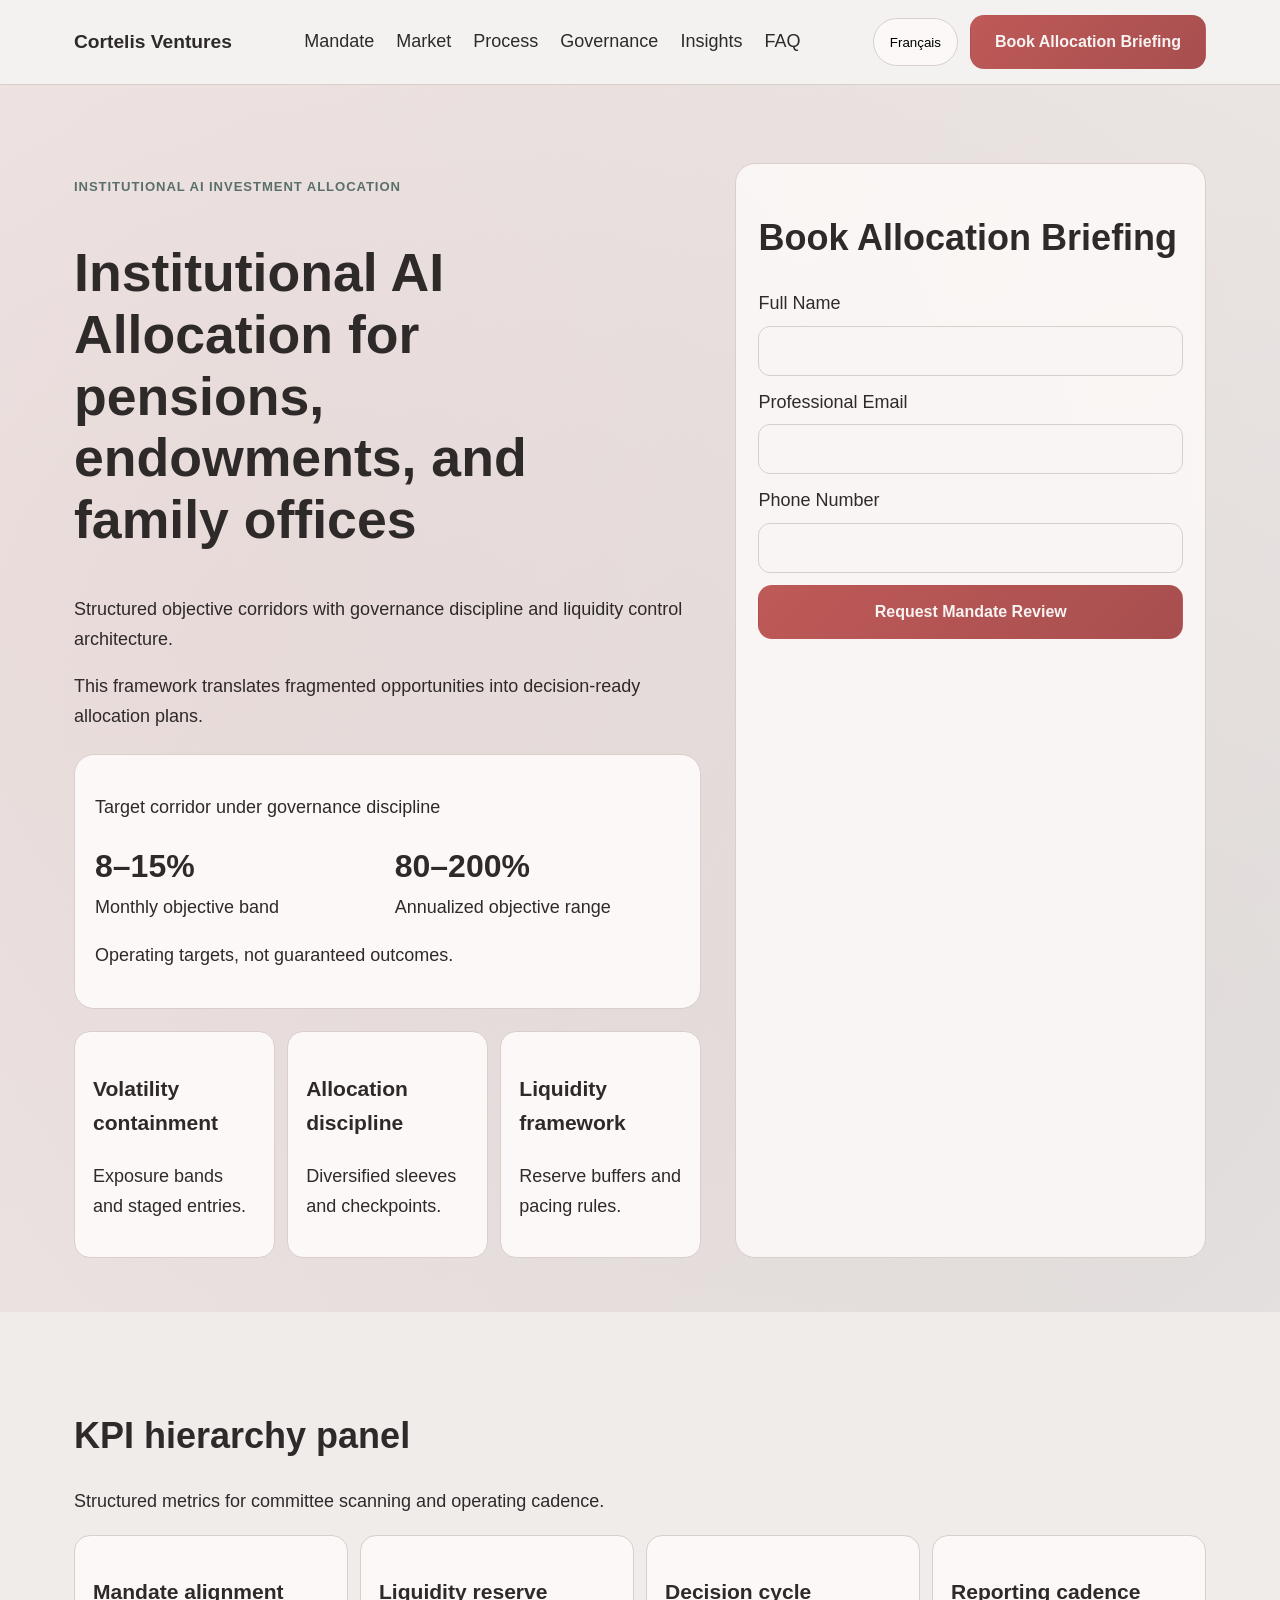
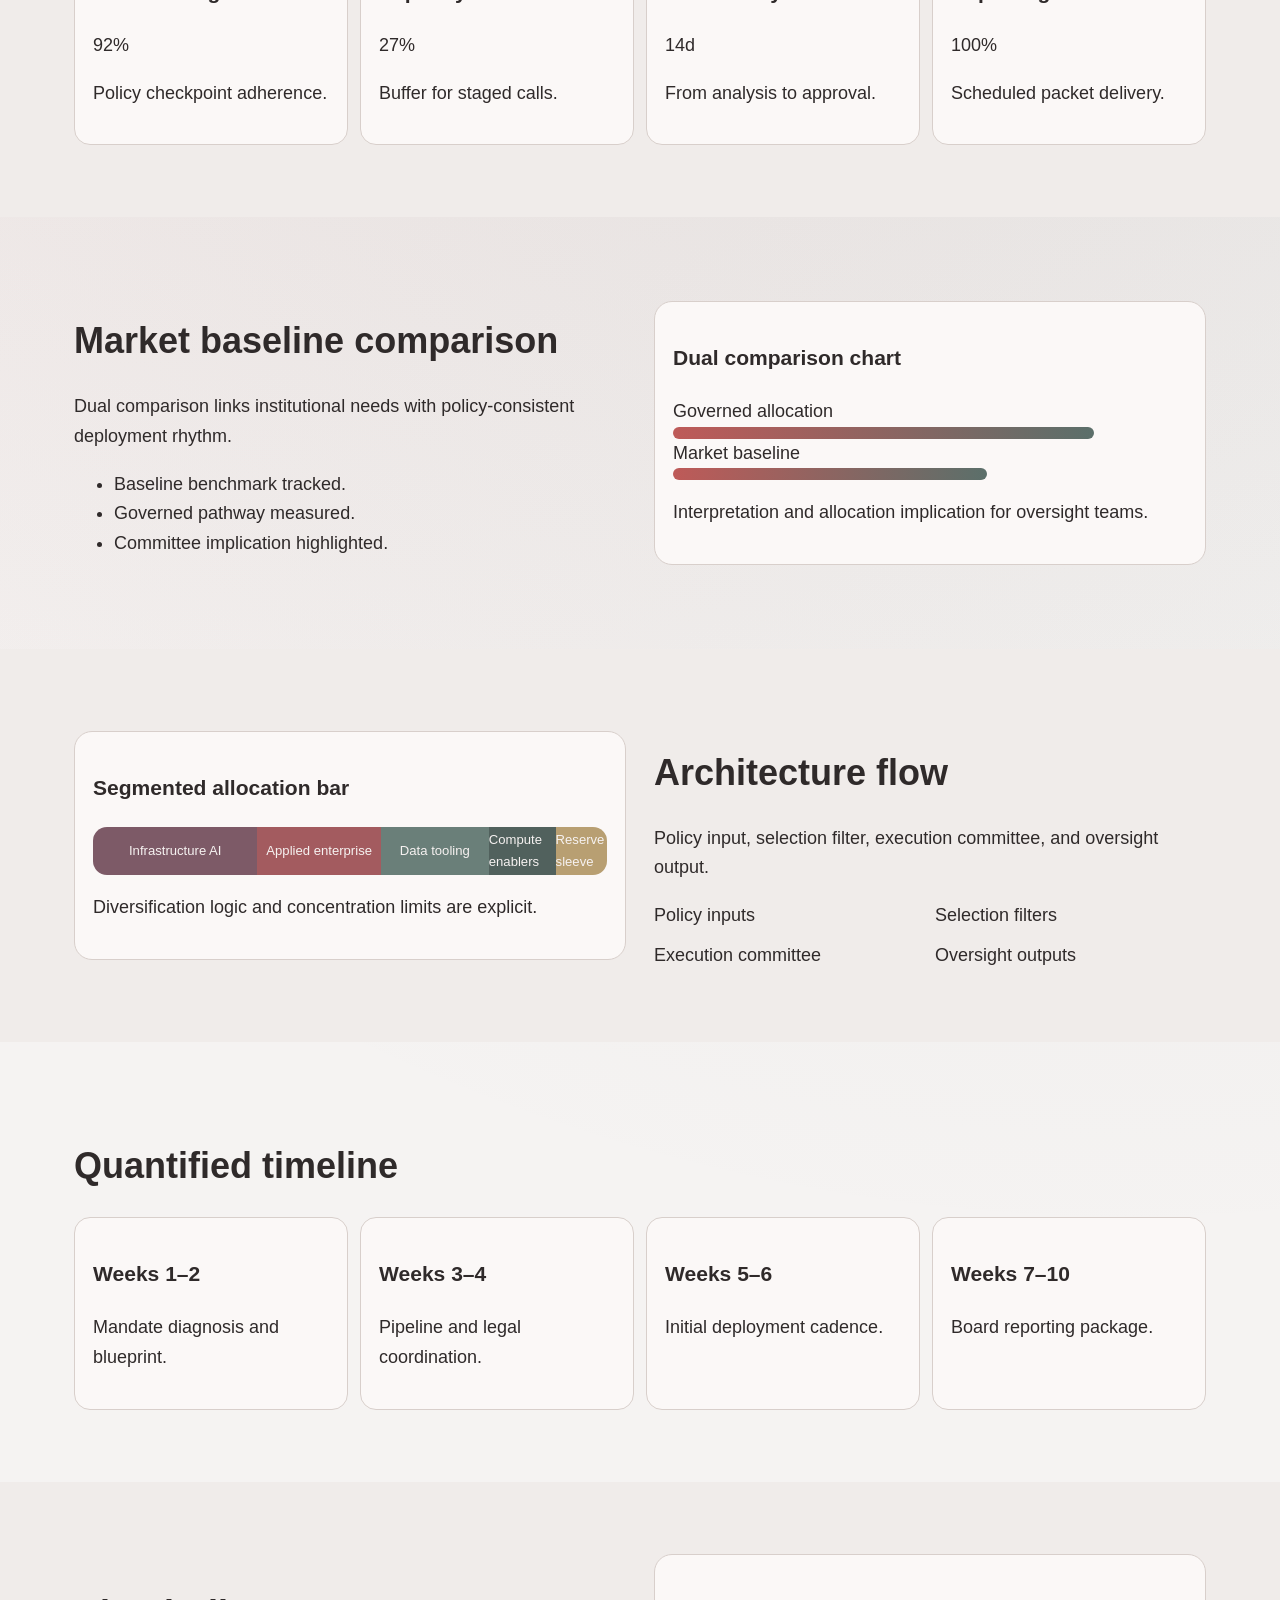
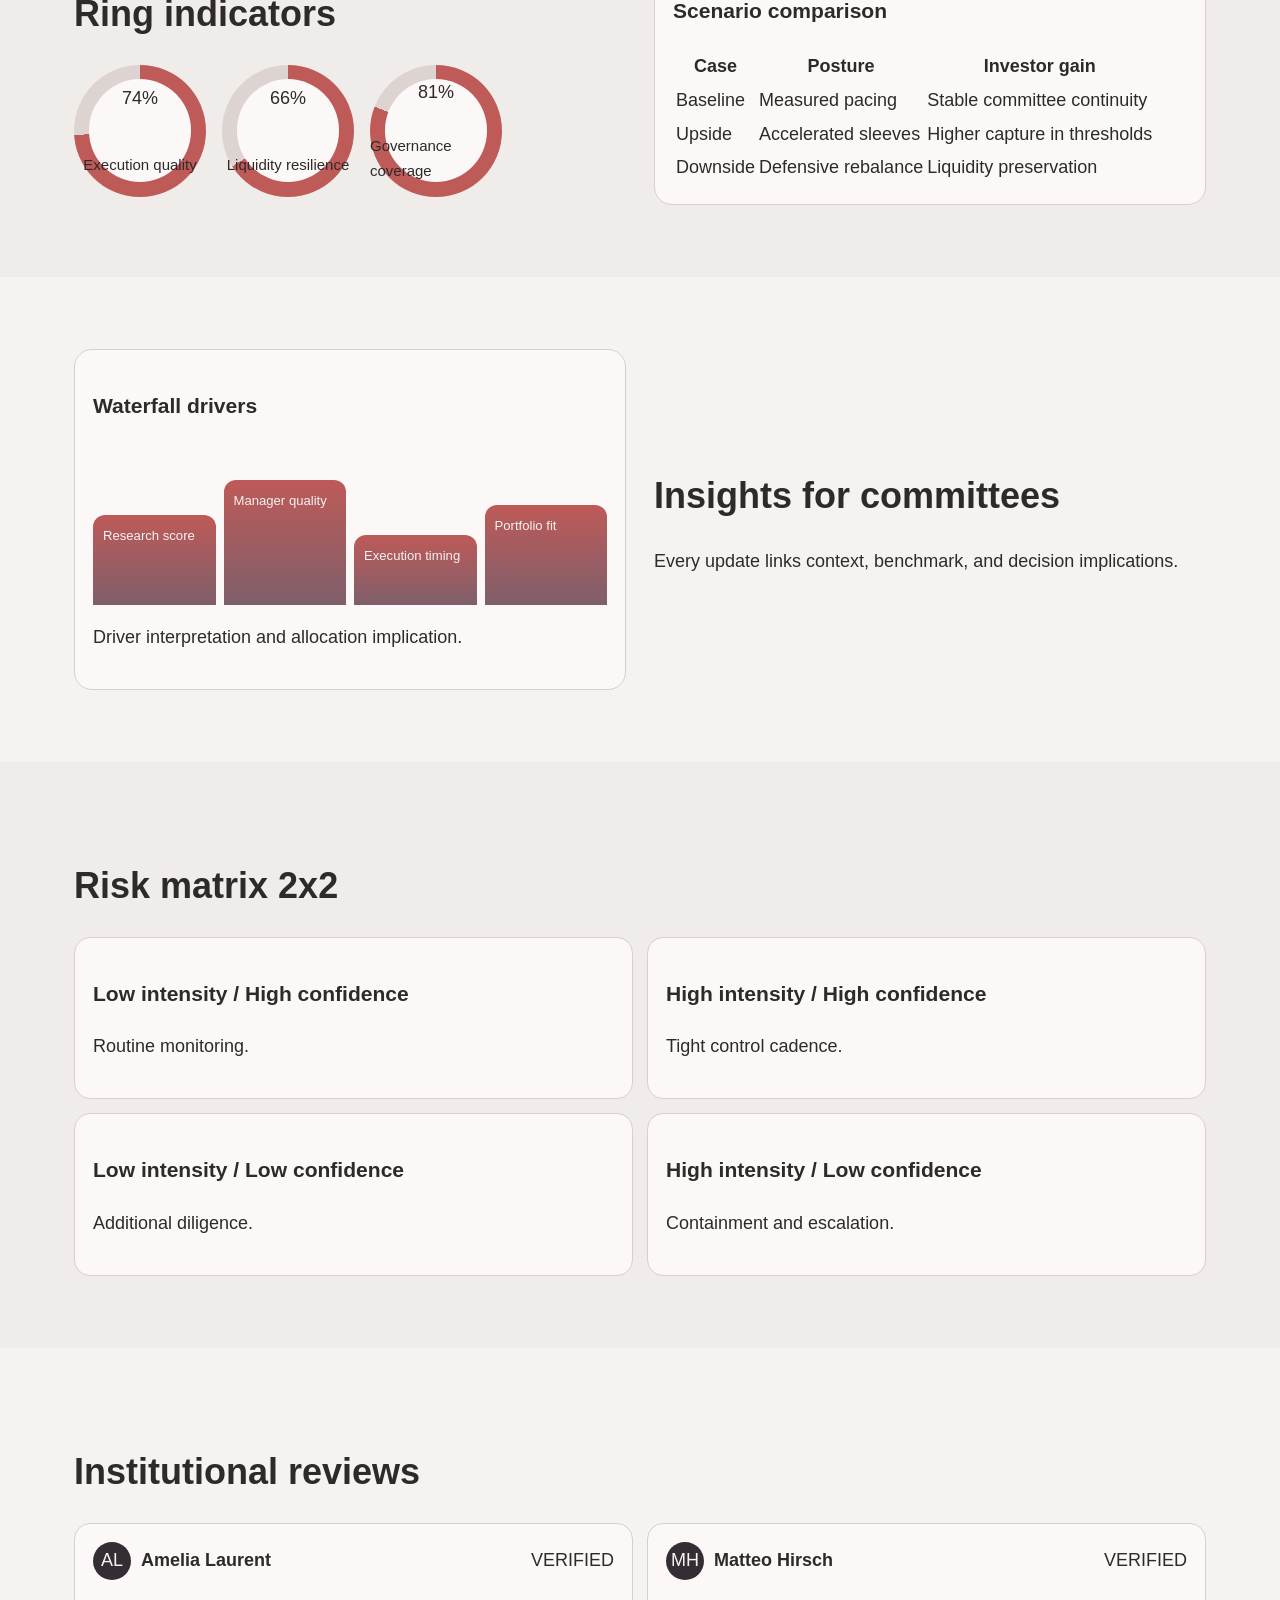
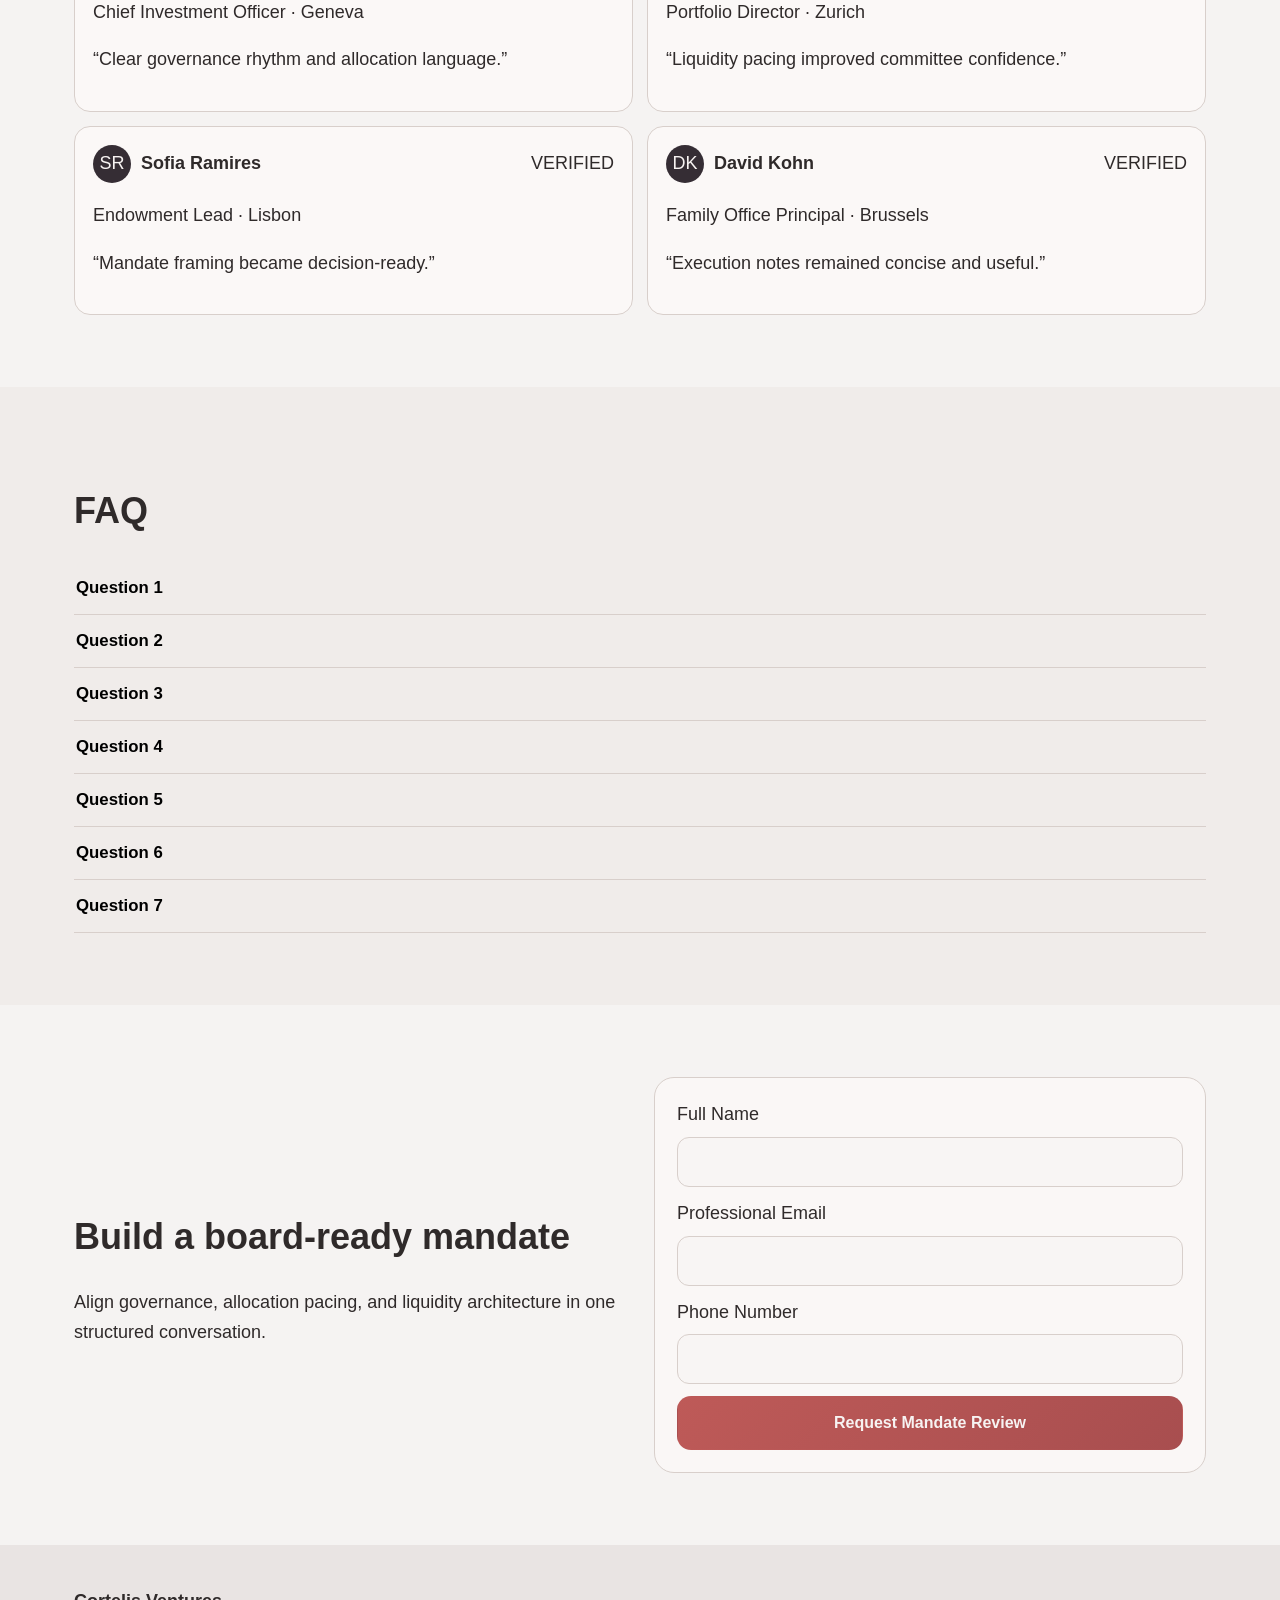
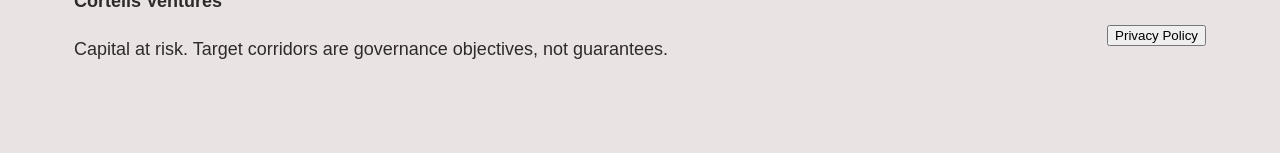
<file: fr/index.html>
<!doctype html>
<html lang="fr">
<head>
<meta charset="utf-8">
<meta name="viewport" content="width=device-width, initial-scale=1">
<title>Cortelis Ventures Français</title>
<meta name="description" content="Cortelis Ventures institutional AI allocation website for Français.">
<link rel="canonical" href="https://cortelisventures.com/fr/index.html">
<link rel="alternate" hreflang="en" href="https://cortelisventures.com/index.html">
<link rel="alternate" hreflang="de" href="https://cortelisventures.com/de/index.html">
<link rel="alternate" hreflang="fr" href="https://cortelisventures.com/fr/index.html">
<link rel="alternate" hreflang="es" href="https://cortelisventures.com/es/index.html">
<link rel="alternate" hreflang="it" href="https://cortelisventures.com/it/index.html">
<link rel="alternate" hreflang="tr" href="https://cortelisventures.com/tr/index.html">
<link rel="alternate" hreflang="pt" href="https://cortelisventures.com/pt/index.html">
<link rel="alternate" hreflang="ja" href="https://cortelisventures.com/jp/index.html">
<link rel="alternate" hreflang="sk" href="https://cortelisventures.com/sk/index.html">
<link rel="alternate" hreflang="nl-BE" href="https://cortelisventures.com/be/index.html">
<meta property="og:title" content="Cortelis Ventures Français">
<meta property="og:description" content="Institutional AI allocation">
<meta property="og:type" content="website">
<meta name="twitter:card" content="summary_large_image">
<meta name="twitter:title" content="Cortelis Ventures Français">
<meta name="twitter:description" content="Institutional AI allocation">
<link rel="stylesheet" href="../assets/style.css">
<script defer src="../assets/app.js">
</script>
</head>
<body>
<header class="site-header">
<div class="container header-bar">
<div class="brand">Cortelis Ventures</div>
<nav class="desktop-nav">
<a href="#s1">Mandate</a>
<a href="#s2">Market</a>
<a href="#s3">Process</a>
<a href="#s4">Governance</a>
<a href="#s5">Insights</a>
<a href="#s6">FAQ</a>
</nav>
<div class="header-actions">
<div class="lang-wrap">
<button class="lang-pill" aria-expanded="false">Français</button>
<div class="lang-menu">
<a href="../index.html">
<span class="flag-svg">
<svg viewBox="0 0 60 40">
<rect width="60" height="40" fill="#1f3f95"/>
</svg>
</span>English</a>
<a href="../de/index.html">
<span class="flag-svg">
<svg viewBox="0 0 60 40">
<rect width="60" height="13" fill="#111"/>
<rect y="13" width="60" height="14" fill="#c2262f"/>
<rect y="27" width="60" height="13" fill="#efc94c"/>
</svg>
</span>Deutsch</a>
<a href="../fr/index.html">
<span class="flag-svg">
<svg viewBox="0 0 60 40">
<rect width="20" height="40" fill="#2250a8"/>
<rect x="20" width="20" height="40" fill="#f3f3f2"/>
<rect x="40" width="20" height="40" fill="#d6374a"/>
</svg>
</span>Français</a>
<a href="../es/index.html">
<span class="flag-svg">
<svg viewBox="0 0 60 40">
<rect width="60" height="10" fill="#c2293d"/>
<rect y="10" width="60" height="20" fill="#efc949"/>
<rect y="30" width="60" height="10" fill="#c2293d"/>
</svg>
</span>Español</a>
<a href="../it/index.html">
<span class="flag-svg">
<svg viewBox="0 0 60 40">
<rect width="20" height="40" fill="#2e9d61"/>
<rect x="20" width="20" height="40" fill="#f4f4f3"/>
<rect x="40" width="20" height="40" fill="#c73445"/>
</svg>
</span>Italiano</a>
<a href="../tr/index.html">
<span class="flag-svg">
<svg viewBox="0 0 60 40">
<rect width="60" height="40" fill="#d4384d"/>
</svg>
</span>Türkçe</a>
<a href="../pt/index.html">
<span class="flag-svg">
<svg viewBox="0 0 60 40">
<rect width="24" height="40" fill="#267f4f"/>
<rect x="24" width="36" height="40" fill="#c03a49"/>
</svg>
</span>Português</a>
<a href="../jp/index.html">
<span class="flag-svg">
<svg viewBox="0 0 60 40">
<rect width="60" height="40" fill="#f7f6f4"/>
<circle cx="30" cy="20" r="9" fill="#c93b4f"/>
</svg>
</span>日本語</a>
<a href="../sk/index.html">
<span class="flag-svg">
<svg viewBox="0 0 60 40">
<rect width="60" height="13" fill="#f4f4f2"/>
<rect y="13" width="60" height="14" fill="#2a5cb0"/>
<rect y="27" width="60" height="13" fill="#c83a4d"/>
</svg>
</span>Slovenčina</a>
<a href="../be/index.html">
<span class="flag-svg">
<svg viewBox="0 0 60 40">
<rect width="60" height="13" fill="#1b1b1a"/>
<rect y="13" width="60" height="14" fill="#f0c64b"/>
<rect y="27" width="60" height="13" fill="#d03f4d"/>
</svg>
</span>Nederlands</a>
</div>
</div>
<a class="btn btn-primary" href="#lead-form-top">Book Allocation Briefing</a>
<button class="burger" aria-label="Menu" aria-expanded="false">
<span>
</span>
<span>
</span>
<span>
</span>
</button>
</div>
</div>
</header>
<div class="mobile-drawer" aria-hidden="true">
<div class="drawer-panel">
<button class="drawer-close" aria-label="Close">×</button>
<nav class="drawer-nav">
<a href="#s1">Mandate</a>
<a href="#s2">Market</a>
<a href="#s3">Process</a>
<a href="#s4">Governance</a>
<a href="#s5">Insights</a>
<a href="#s6">FAQ</a>
<a href="../index.html">English</a>
<a href="../de/index.html">Deutsch</a>
<a href="../fr/index.html">Français</a>
<a href="../es/index.html">Español</a>
<a href="../it/index.html">Italiano</a>
<a href="../tr/index.html">Türkçe</a>
<a href="../pt/index.html">Português</a>
<a href="../jp/index.html">日本語</a>
<a href="../sk/index.html">Slovenčina</a>
<a href="../be/index.html">Nederlands</a>
<a class="btn btn-primary" href="#lead-form-top">Book Allocation Briefing</a>
</nav>
</div>
</div>
<main>
<section class="hero" id="s1">
<div class="container hero-grid">
<div>
<p class="eyebrow">Institutional AI investment allocation</p>
<h1>Institutional AI Allocation for pensions, endowments, and family offices</h1>
<p>Structured objective corridors with governance discipline and liquidity control architecture.</p>
<p>This framework translates fragmented opportunities into decision-ready allocation plans.</p>
<div class="return-module">
<p class="micro">Target corridor under governance discipline</p>
<div class="return-values">
<div>
<strong>8–15%</strong>
<span>Monthly objective band</span>
</div>
<div>
<strong>80–200%</strong>
<span>Annualized objective range</span>
</div>
</div>
<p class="micro">Operating targets, not guaranteed outcomes.</p>
</div>
<div class="summary-cards">
<article>
<h3>Volatility containment</h3>
<p>Exposure bands and staged entries.</p>
</article>
<article>
<h3>Allocation discipline</h3>
<p>Diversified sleeves and checkpoints.</p>
</article>
<article>
<h3>Liquidity framework</h3>
<p>Reserve buffers and pacing rules.</p>
</article>
</div>
</div>
<div class="form-card" id="lead-form-top">
<h2>Book Allocation Briefing</h2>
<form>
<label>Full Name<input type="text" aria-label="Full Name" required>
</label>
<label>Professional Email<input type="email" aria-label="Professional Email" required>
</label>
<label>Phone Number<input type="tel" aria-label="Phone Number" required>
</label>
<button class="btn btn-primary" type="submit">Request Mandate Review</button>
</form>
</div>
</div>
</section>
<section class="kpi-strip" id="s2">
<div class="container">
<h2>KPI hierarchy panel</h2>
<p>Structured metrics for committee scanning and operating cadence.</p>
<div class="kpi-grid">
<article>
<h3>Mandate alignment</h3>
<p class="value">92%</p>
<p>Policy checkpoint adherence.</p>
</article>
<article>
<h3>Liquidity reserve</h3>
<p class="value">27%</p>
<p>Buffer for staged calls.</p>
</article>
<article>
<h3>Decision cycle</h3>
<p class="value">14d</p>
<p>From analysis to approval.</p>
</article>
<article>
<h3>Reporting cadence</h3>
<p class="value">100%</p>
<p>Scheduled packet delivery.</p>
</article>
</div>
</div>
</section>
<section class="market" id="s3">
<div class="container split">
<div>
<h2>Market baseline comparison</h2>
<p>Dual comparison links institutional needs with policy-consistent deployment rhythm.</p>
<ul>
<li>Baseline benchmark tracked.</li>
<li>Governed pathway measured.</li>
<li>Committee implication highlighted.</li>
</ul>
</div>
<div class="comparison-card">
<h3>Dual comparison chart</h3>
<div class="bars">
<div>
<span>Governed allocation</span>
<i style="--w:82%">
</i>
</div>
<div>
<span>Market baseline</span>
<i style="--w:61%">
</i>
</div>
</div>
<p>Interpretation and allocation implication for oversight teams.</p>
</div>
</div>
</section>
<section class="model" id="s4">
<div class="container split reverse">
<div class="stacked-bar">
<h3>Segmented allocation bar</h3>
<div class="segments">
<span style="--seg:32">Infrastructure AI</span>
<span style="--seg:24">Applied enterprise</span>
<span style="--seg:21">Data tooling</span>
<span style="--seg:13">Compute enablers</span>
<span style="--seg:10">Reserve sleeve</span>
</div>
<p>Diversification logic and concentration limits are explicit.</p>
</div>
<div>
<h2>Architecture flow</h2>
<p>Policy input, selection filter, execution committee, and oversight output.</p>
<div class="flow">
<div>Policy inputs</div>
<div>Selection filters</div>
<div>Execution committee</div>
<div>Oversight outputs</div>
</div>
</div>
</div>
</section>
<section class="timeline" id="s5">
<div class="container">
<h2>Quantified timeline</h2>
<div class="timeline-grid">
<article>
<h3>Weeks 1–2</h3>
<p>Mandate diagnosis and blueprint.</p>
</article>
<article>
<h3>Weeks 3–4</h3>
<p>Pipeline and legal coordination.</p>
</article>
<article>
<h3>Weeks 5–6</h3>
<p>Initial deployment cadence.</p>
</article>
<article>
<h3>Weeks 7–10</h3>
<p>Board reporting package.</p>
</article>
</div>
</div>
</section>
<section class="metrics" id="s6">
<div class="container split">
<div>
<h2>Ring indicators</h2>
<div class="rings">
<div class="ring" style="--p:74">
<span>74%</span>
<small>Execution quality</small>
</div>
<div class="ring" style="--p:66">
<span>66%</span>
<small>Liquidity resilience</small>
</div>
<div class="ring" style="--p:81">
<span>81%</span>
<small>Governance coverage</small>
</div>
</div>
</div>
<div class="table-card">
<h3>Scenario comparison</h3>
<table>
<thead>
<tr>
<th>Case</th>
<th>Posture</th>
<th>Investor gain</th>
</tr>
</thead>
<tbody>
<tr>
<td>Baseline</td>
<td>Measured pacing</td>
<td>Stable committee continuity</td>
</tr>
<tr>
<td>Upside</td>
<td>Accelerated sleeves</td>
<td>Higher capture in thresholds</td>
</tr>
<tr>
<td>Downside</td>
<td>Defensive rebalance</td>
<td>Liquidity preservation</td>
</tr>
</tbody>
</table>
</div>
</div>
</section>
<section class="insights" id="s7">
<div class="container split reverse">
<div class="waterfall">
<h3>Waterfall drivers</h3>
<div class="wf-bars">
<span style="--h:18">Research score</span>
<span style="--h:25">Manager quality</span>
<span style="--h:14">Execution timing</span>
<span style="--h:20">Portfolio fit</span>
</div>
<p>Driver interpretation and allocation implication.</p>
</div>
<div>
<h2>Insights for committees</h2>
<p>Every update links context, benchmark, and decision implications.</p>
</div>
</div>
</section>
<section class="risk" id="s8">
<div class="container">
<h2>Risk matrix 2x2</h2>
<div class="matrix">
<div>
<h3>Low intensity / High confidence</h3>
<p>Routine monitoring.</p>
</div>
<div>
<h3>High intensity / High confidence</h3>
<p>Tight control cadence.</p>
</div>
<div>
<h3>Low intensity / Low confidence</h3>
<p>Additional diligence.</p>
</div>
<div>
<h3>High intensity / Low confidence</h3>
<p>Containment and escalation.</p>
</div>
</div>
</div>
</section>
<section class="reviews" id="s9">
<div class="container">
<h2>Institutional reviews</h2>
<div class="review-grid">
<article>
<div class="review-head">
<span class="avatar">AL</span>
<strong>Amelia Laurent</strong>
<em>VERIFIED</em>
</div>
<p class="role">Chief Investment Officer · Geneva</p>
<p>“Clear governance rhythm and allocation language.”</p>
</article>
<article>
<div class="review-head">
<span class="avatar">MH</span>
<strong>Matteo Hirsch</strong>
<em>VERIFIED</em>
</div>
<p class="role">Portfolio Director · Zurich</p>
<p>“Liquidity pacing improved committee confidence.”</p>
</article>
<article>
<div class="review-head">
<span class="avatar">SR</span>
<strong>Sofia Ramires</strong>
<em>VERIFIED</em>
</div>
<p class="role">Endowment Lead · Lisbon</p>
<p>“Mandate framing became decision-ready.”</p>
</article>
<article>
<div class="review-head">
<span class="avatar">DK</span>
<strong>David Kohn</strong>
<em>VERIFIED</em>
</div>
<p class="role">Family Office Principal · Brussels</p>
<p>“Execution notes remained concise and useful.”</p>
</article>
</div>
</div>
</section>
<section class="faq" id="s10">
<div class="container">
<h2>FAQ</h2>
<div class="faq-item">
<button class="faq-question" aria-expanded="false">Question 1</button>
<div class="faq-answer">
<p>Answer block 1 for institutional committees and operating teams.</p>
</div>
</div>
<div class="faq-item">
<button class="faq-question" aria-expanded="false">Question 2</button>
<div class="faq-answer">
<p>Answer block 2 for institutional committees and operating teams.</p>
</div>
</div>
<div class="faq-item">
<button class="faq-question" aria-expanded="false">Question 3</button>
<div class="faq-answer">
<p>Answer block 3 for institutional committees and operating teams.</p>
</div>
</div>
<div class="faq-item">
<button class="faq-question" aria-expanded="false">Question 4</button>
<div class="faq-answer">
<p>Answer block 4 for institutional committees and operating teams.</p>
</div>
</div>
<div class="faq-item">
<button class="faq-question" aria-expanded="false">Question 5</button>
<div class="faq-answer">
<p>Answer block 5 for institutional committees and operating teams.</p>
</div>
</div>
<div class="faq-item">
<button class="faq-question" aria-expanded="false">Question 6</button>
<div class="faq-answer">
<p>Answer block 6 for institutional committees and operating teams.</p>
</div>
</div>
<div class="faq-item">
<button class="faq-question" aria-expanded="false">Question 7</button>
<div class="faq-answer">
<p>Answer block 7 for institutional committees and operating teams.</p>
</div>
</div>
</div>
</section>
<section class="final-cta" id="s11">
<div class="container split">
<div>
<h2>Build a board-ready mandate</h2>
<p>Align governance, allocation pacing, and liquidity architecture in one structured conversation.</p>
</div>
<div class="form-card">
<form>
<label>Full Name<input type="text" aria-label="Full Name" required>
</label>
<label>Professional Email<input type="email" aria-label="Professional Email" required>
</label>
<label>Phone Number<input type="tel" aria-label="Phone Number" required>
</label>
<button class="btn btn-primary" type="submit">Request Mandate Review</button>
</form>
</div>
</div>
</section>
</main>
<footer>
<div class="container footer-wrap">
<div>
<strong>Cortelis Ventures</strong>
<p>Capital at risk. Target corridors are governance objectives, not guarantees.</p>
</div>
<button class="privacy-open">Privacy Policy</button>
</div>
</footer>
<div class="privacy-modal" aria-hidden="true">
<div class="privacy-dialog" role="dialog" aria-modal="true" aria-label="Privacy Policy">
<button class="privacy-x" aria-label="Close">×</button>
<h2>Privacy Policy</h2>
<div class="privacy-content">
<h3>Introduction</h3>
<p>Structured policy text for Introduction with governance language and contact details.</p>
<h3>Data collection</h3>
<p>Structured policy text for Data collection with governance language and contact details.</p>
<h3>Legal basis</h3>
<p>Structured policy text for Legal basis with governance language and contact details.</p>
<h3>Cookies</h3>
<p>Structured policy text for Cookies with governance language and contact details.</p>
<h3>Retention</h3>
<p>Structured policy text for Retention with governance language and contact details.</p>
<h3>Third-party sharing</h3>
<p>Structured policy text for Third-party sharing with governance language and contact details.</p>
<h3>Security</h3>
<p>Structured policy text for Security with governance language and contact details.</p>
<h3>User rights</h3>
<p>Structured policy text for User rights with governance language and contact details.</p>
<h3>International transfers</h3>
<p>Structured policy text for International transfers with governance language and contact details.</p>
<h3>Industry risk disclosure</h3>
<p>Structured policy text for Industry risk disclosure with governance language and contact details.</p>
<h3>Contact</h3>
<p>Structured policy text for Contact with governance language and contact details.</p>
</div>
<div class="privacy-footer">
<button class="btn btn-secondary privacy-close">Close</button>
</div>
</div>
</div>
<script type="application/ld+json">{"@context": "https://schema.org", "@graph": [{"@type": "Organization", "name": "Cortelis Ventures"}, {"@type": "WebSite", "name": "Cortelis Ventures"}, {"@type": "FAQPage", "mainEntity": [{"@type": "Question", "name": "Question 1", "acceptedAnswer": {"@type": "Answer", "text": "Answer block 1"}}]}, {"@type": "Review", "author": {"@type": "Person", "name": "Amelia Laurent"}, "reviewBody": "Governance quality improved."}]}</script>
</body>
</html>
</file>
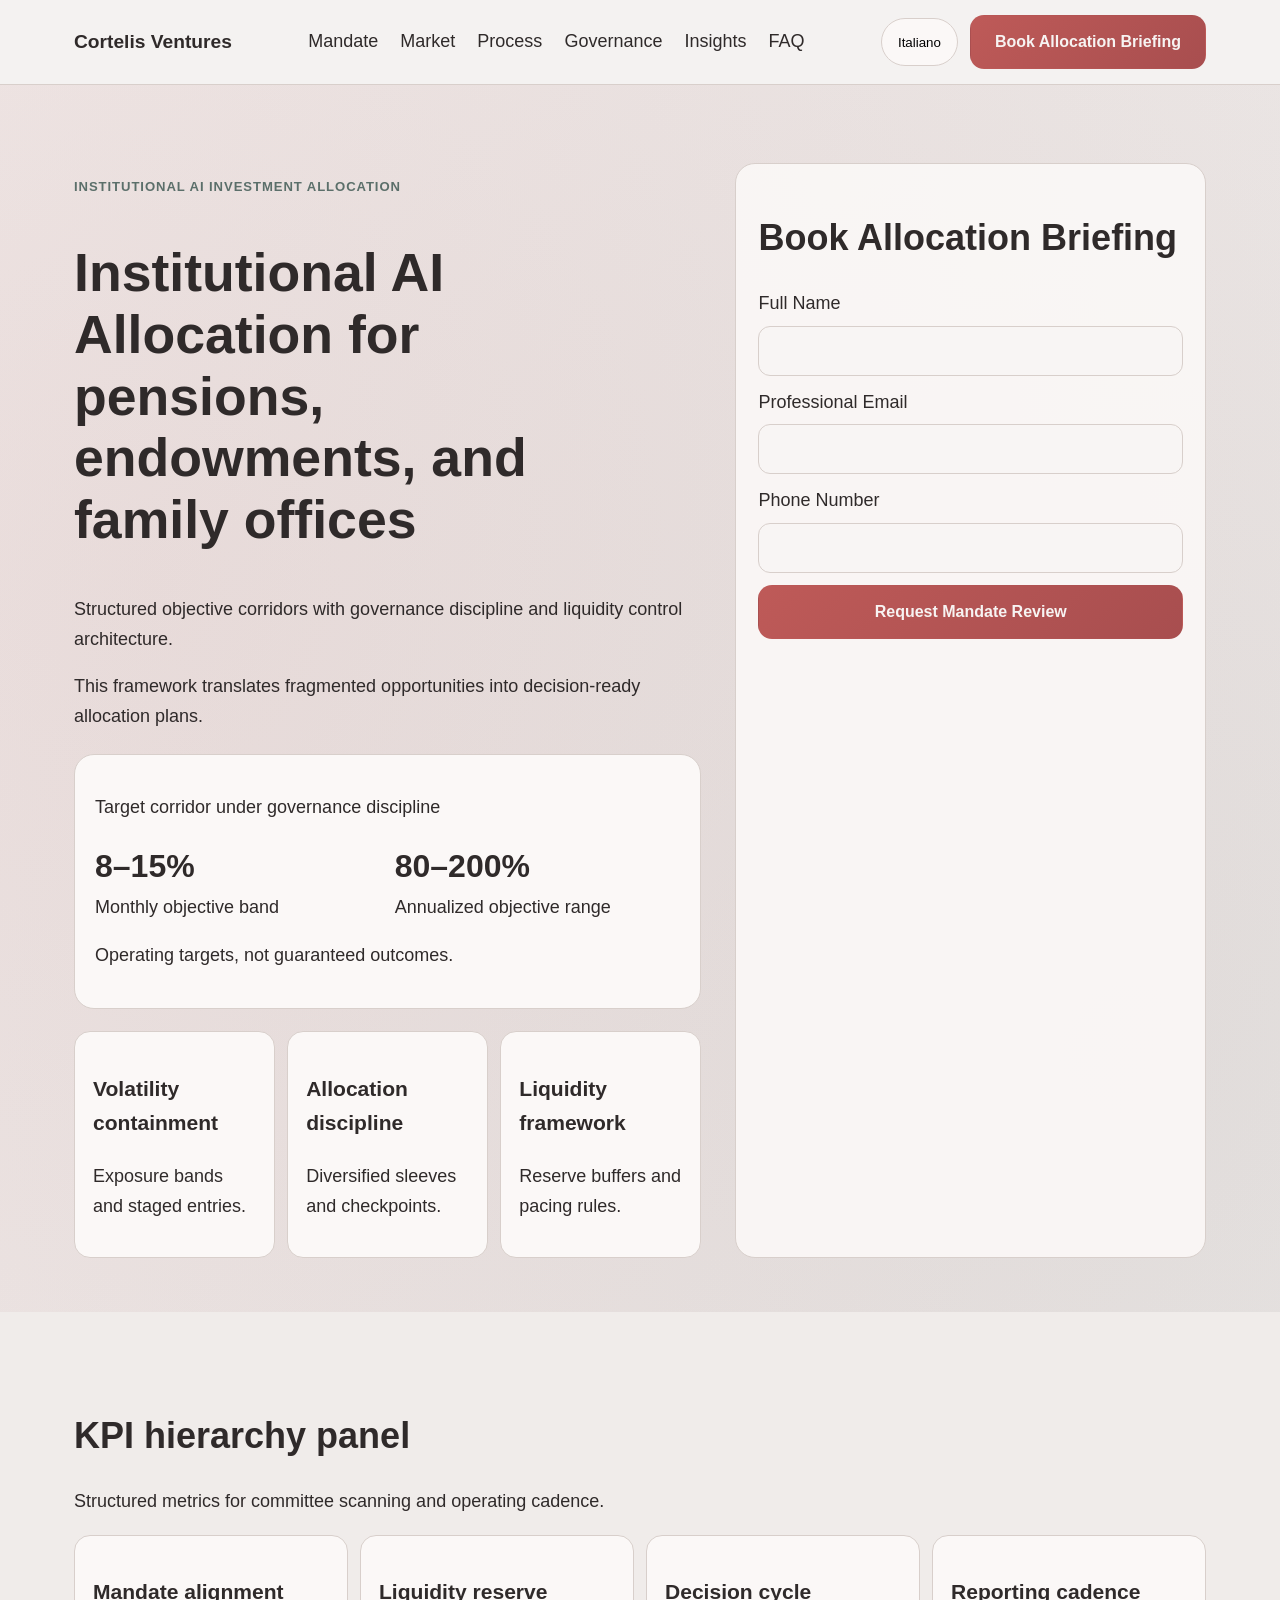
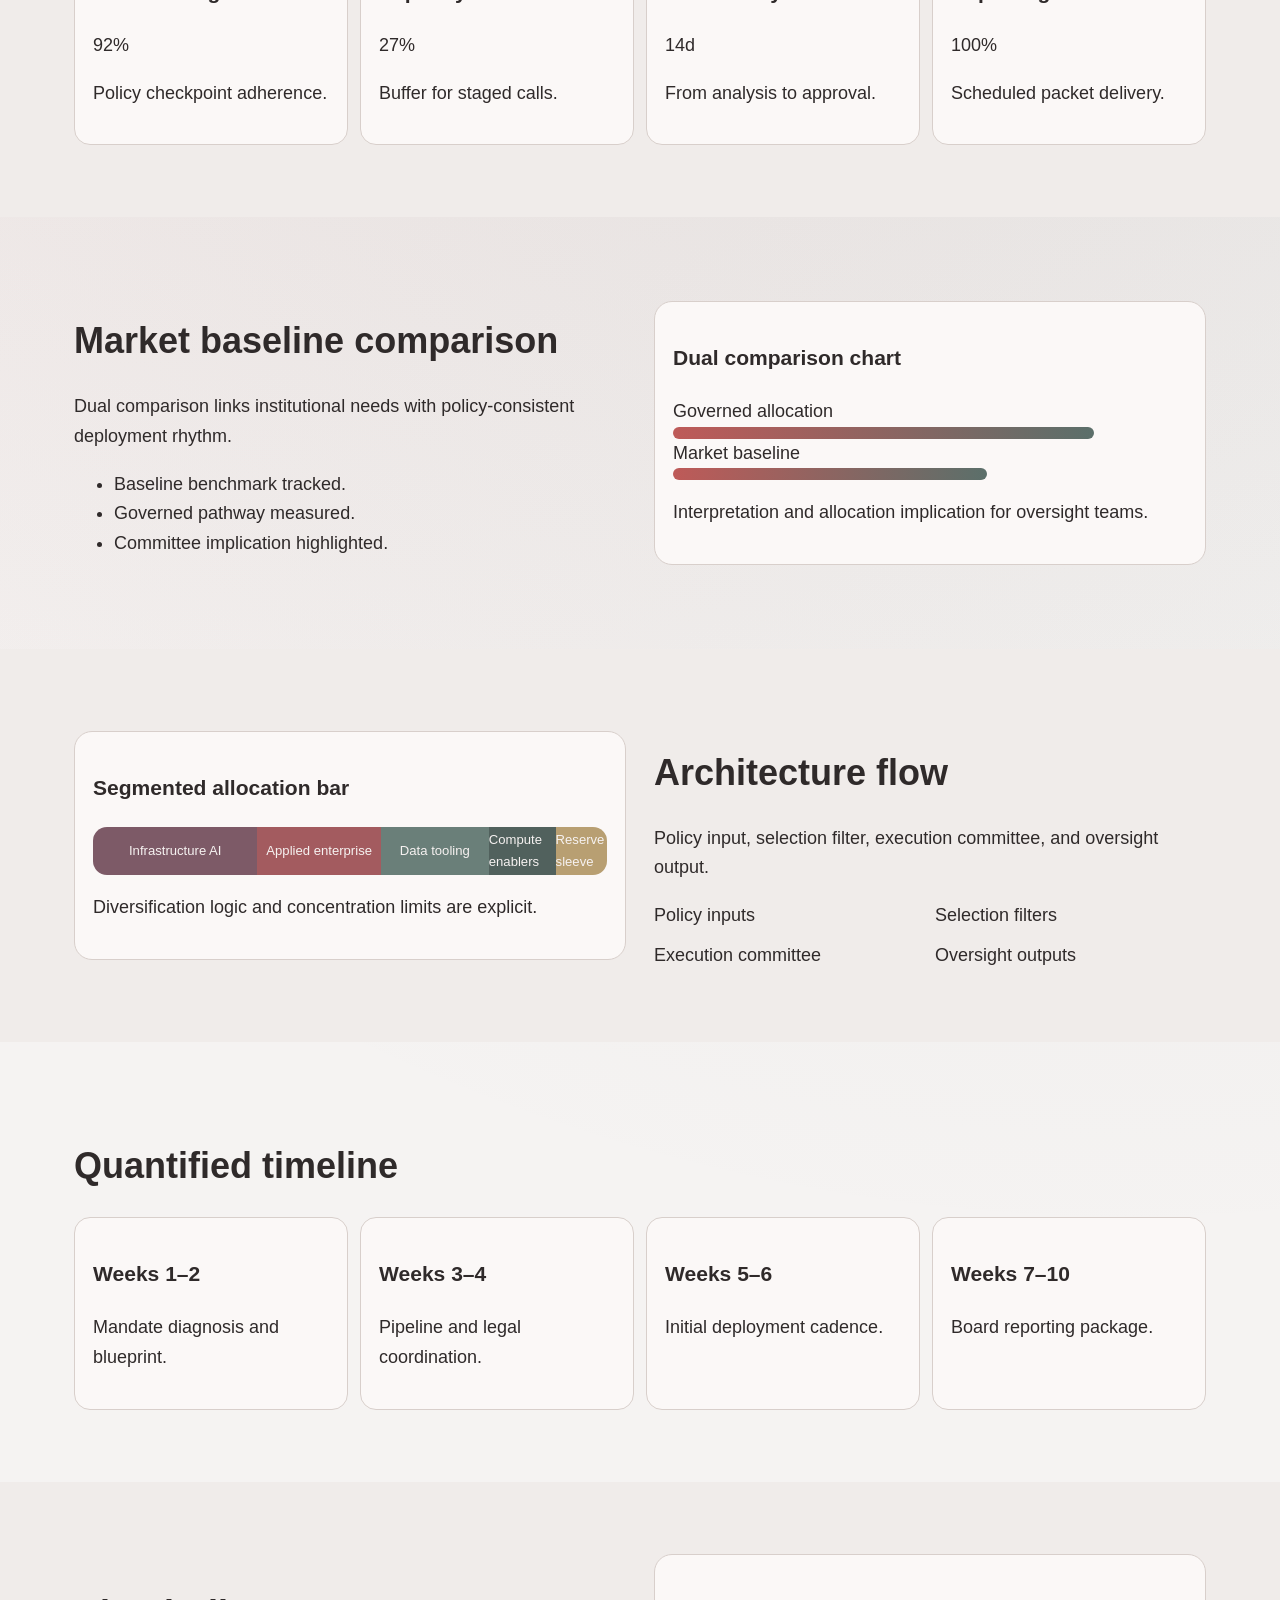
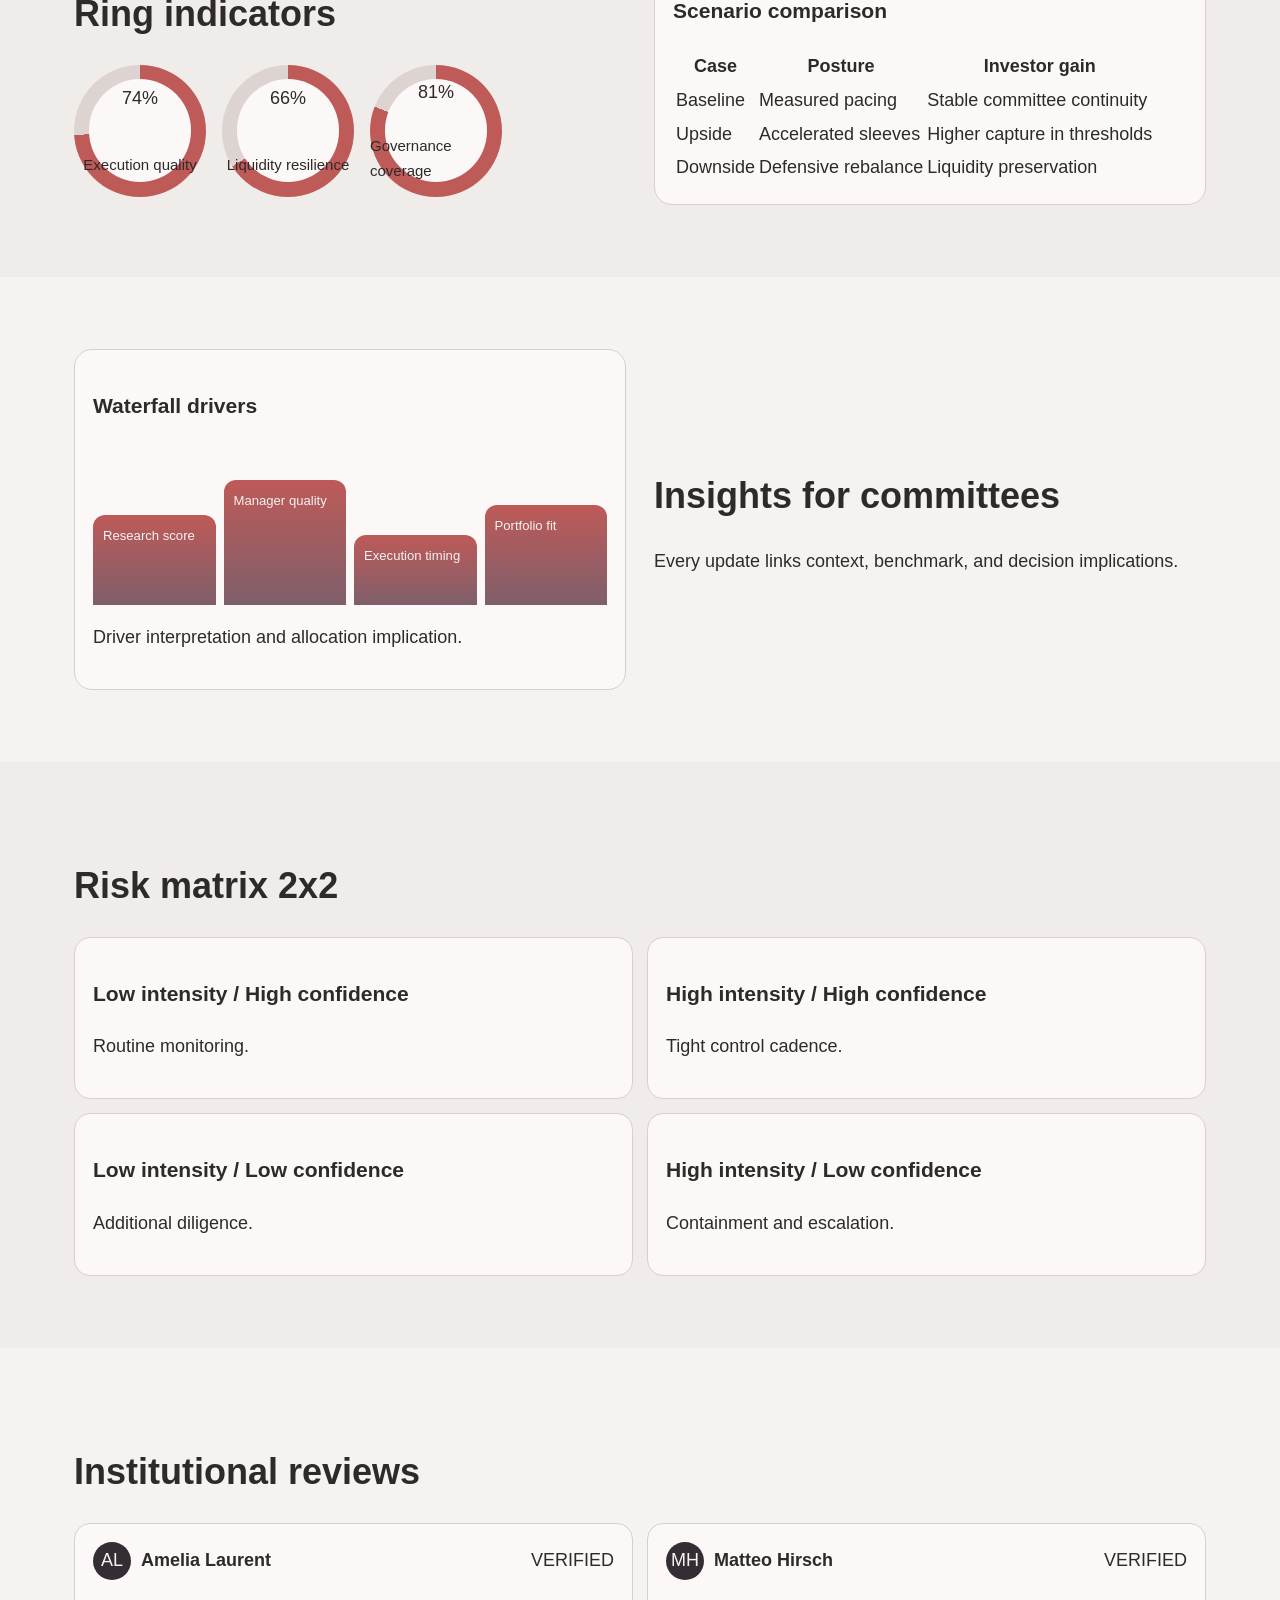
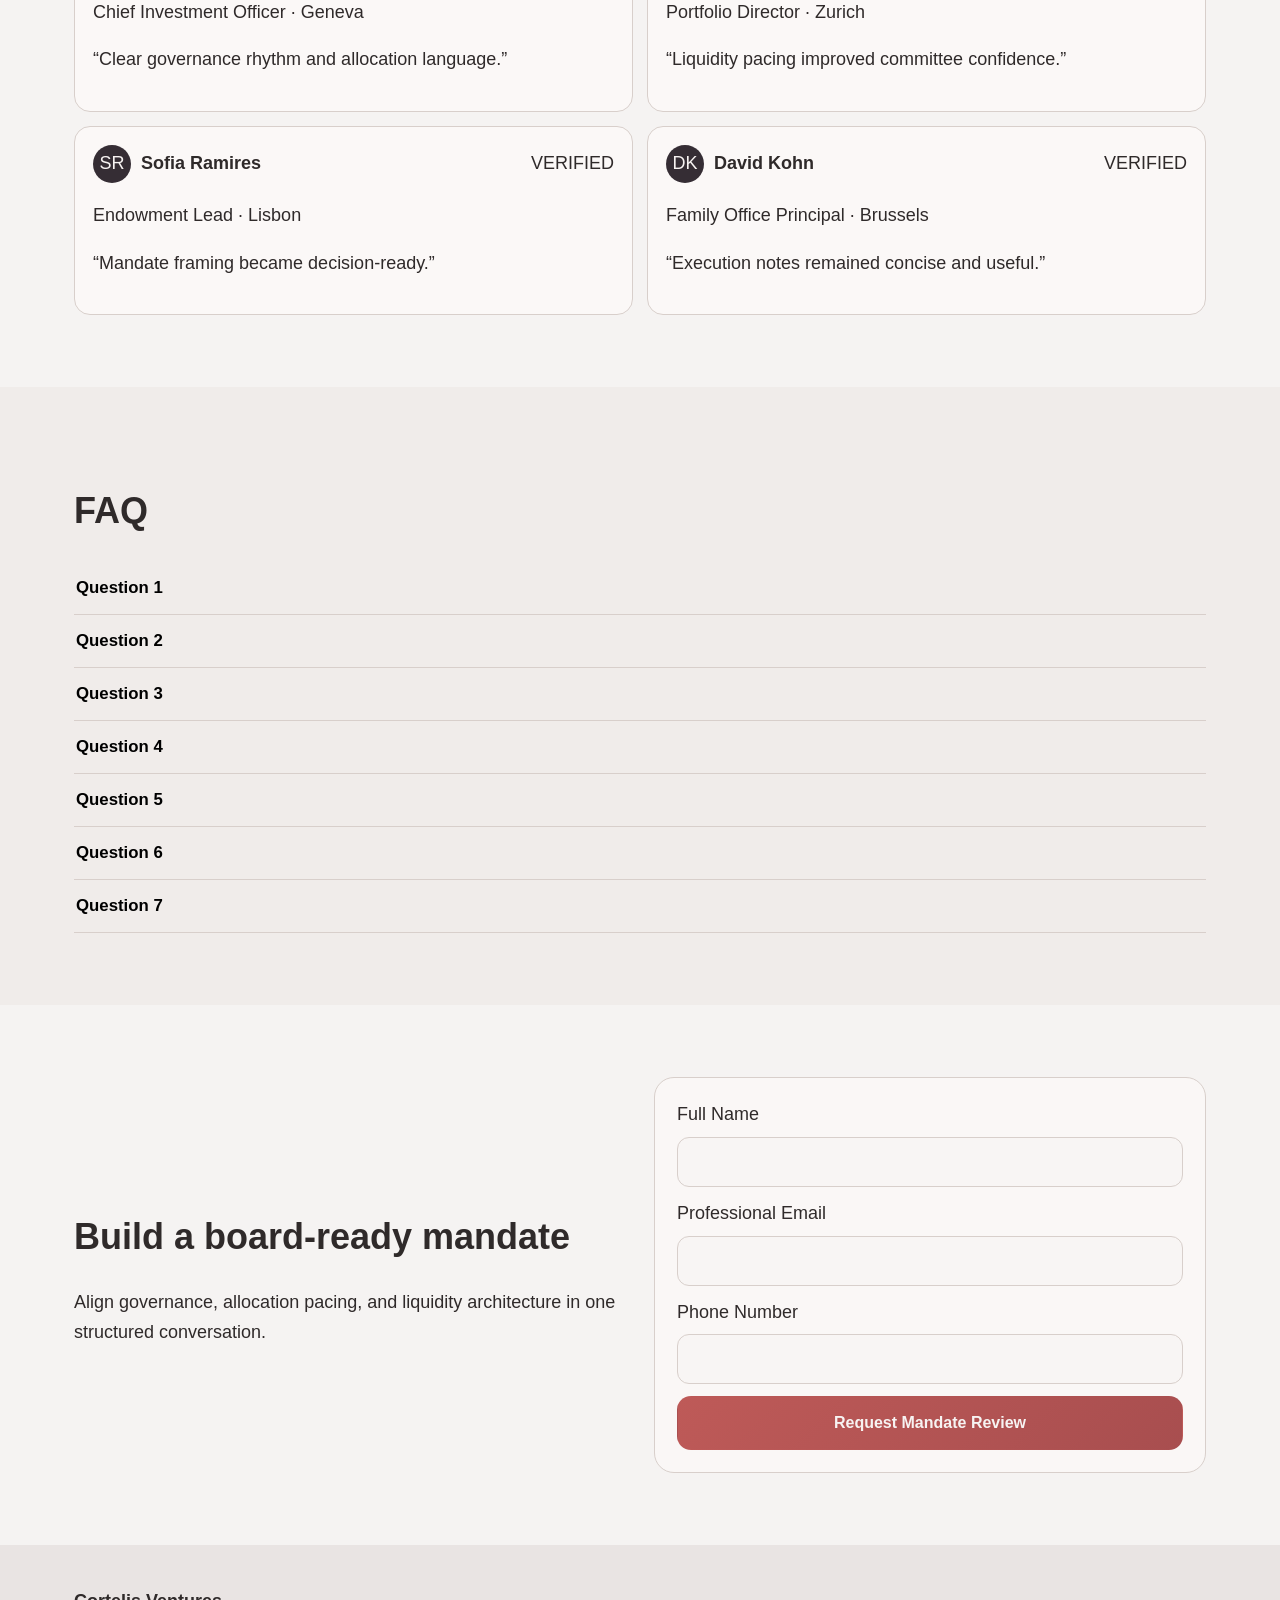
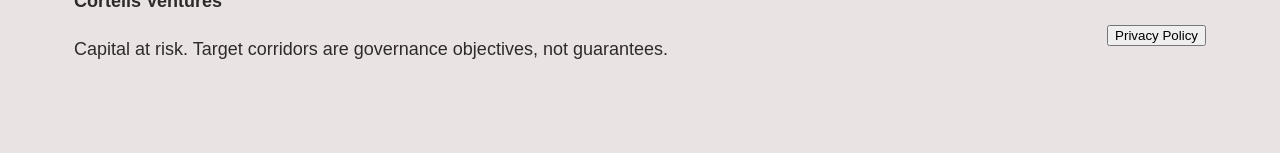
<file: it/index.html>
<!doctype html>
<html lang="it">
<head>
<meta charset="utf-8">
<meta name="viewport" content="width=device-width, initial-scale=1">
<title>Cortelis Ventures Italiano</title>
<meta name="description" content="Cortelis Ventures institutional AI allocation website for Italiano.">
<link rel="canonical" href="https://cortelisventures.com/it/index.html">
<link rel="alternate" hreflang="en" href="https://cortelisventures.com/index.html">
<link rel="alternate" hreflang="de" href="https://cortelisventures.com/de/index.html">
<link rel="alternate" hreflang="fr" href="https://cortelisventures.com/fr/index.html">
<link rel="alternate" hreflang="es" href="https://cortelisventures.com/es/index.html">
<link rel="alternate" hreflang="it" href="https://cortelisventures.com/it/index.html">
<link rel="alternate" hreflang="tr" href="https://cortelisventures.com/tr/index.html">
<link rel="alternate" hreflang="pt" href="https://cortelisventures.com/pt/index.html">
<link rel="alternate" hreflang="ja" href="https://cortelisventures.com/jp/index.html">
<link rel="alternate" hreflang="sk" href="https://cortelisventures.com/sk/index.html">
<link rel="alternate" hreflang="nl-BE" href="https://cortelisventures.com/be/index.html">
<meta property="og:title" content="Cortelis Ventures Italiano">
<meta property="og:description" content="Institutional AI allocation">
<meta property="og:type" content="website">
<meta name="twitter:card" content="summary_large_image">
<meta name="twitter:title" content="Cortelis Ventures Italiano">
<meta name="twitter:description" content="Institutional AI allocation">
<link rel="stylesheet" href="../assets/style.css">
<script defer src="../assets/app.js">
</script>
</head>
<body>
<header class="site-header">
<div class="container header-bar">
<div class="brand">Cortelis Ventures</div>
<nav class="desktop-nav">
<a href="#s1">Mandate</a>
<a href="#s2">Market</a>
<a href="#s3">Process</a>
<a href="#s4">Governance</a>
<a href="#s5">Insights</a>
<a href="#s6">FAQ</a>
</nav>
<div class="header-actions">
<div class="lang-wrap">
<button class="lang-pill" aria-expanded="false">Italiano</button>
<div class="lang-menu">
<a href="../index.html">
<span class="flag-svg">
<svg viewBox="0 0 60 40">
<rect width="60" height="40" fill="#1f3f95"/>
</svg>
</span>English</a>
<a href="../de/index.html">
<span class="flag-svg">
<svg viewBox="0 0 60 40">
<rect width="60" height="13" fill="#111"/>
<rect y="13" width="60" height="14" fill="#c2262f"/>
<rect y="27" width="60" height="13" fill="#efc94c"/>
</svg>
</span>Deutsch</a>
<a href="../fr/index.html">
<span class="flag-svg">
<svg viewBox="0 0 60 40">
<rect width="20" height="40" fill="#2250a8"/>
<rect x="20" width="20" height="40" fill="#f3f3f2"/>
<rect x="40" width="20" height="40" fill="#d6374a"/>
</svg>
</span>Français</a>
<a href="../es/index.html">
<span class="flag-svg">
<svg viewBox="0 0 60 40">
<rect width="60" height="10" fill="#c2293d"/>
<rect y="10" width="60" height="20" fill="#efc949"/>
<rect y="30" width="60" height="10" fill="#c2293d"/>
</svg>
</span>Español</a>
<a href="../it/index.html">
<span class="flag-svg">
<svg viewBox="0 0 60 40">
<rect width="20" height="40" fill="#2e9d61"/>
<rect x="20" width="20" height="40" fill="#f4f4f3"/>
<rect x="40" width="20" height="40" fill="#c73445"/>
</svg>
</span>Italiano</a>
<a href="../tr/index.html">
<span class="flag-svg">
<svg viewBox="0 0 60 40">
<rect width="60" height="40" fill="#d4384d"/>
</svg>
</span>Türkçe</a>
<a href="../pt/index.html">
<span class="flag-svg">
<svg viewBox="0 0 60 40">
<rect width="24" height="40" fill="#267f4f"/>
<rect x="24" width="36" height="40" fill="#c03a49"/>
</svg>
</span>Português</a>
<a href="../jp/index.html">
<span class="flag-svg">
<svg viewBox="0 0 60 40">
<rect width="60" height="40" fill="#f7f6f4"/>
<circle cx="30" cy="20" r="9" fill="#c93b4f"/>
</svg>
</span>日本語</a>
<a href="../sk/index.html">
<span class="flag-svg">
<svg viewBox="0 0 60 40">
<rect width="60" height="13" fill="#f4f4f2"/>
<rect y="13" width="60" height="14" fill="#2a5cb0"/>
<rect y="27" width="60" height="13" fill="#c83a4d"/>
</svg>
</span>Slovenčina</a>
<a href="../be/index.html">
<span class="flag-svg">
<svg viewBox="0 0 60 40">
<rect width="60" height="13" fill="#1b1b1a"/>
<rect y="13" width="60" height="14" fill="#f0c64b"/>
<rect y="27" width="60" height="13" fill="#d03f4d"/>
</svg>
</span>Nederlands</a>
</div>
</div>
<a class="btn btn-primary" href="#lead-form-top">Book Allocation Briefing</a>
<button class="burger" aria-label="Menu" aria-expanded="false">
<span>
</span>
<span>
</span>
<span>
</span>
</button>
</div>
</div>
</header>
<div class="mobile-drawer" aria-hidden="true">
<div class="drawer-panel">
<button class="drawer-close" aria-label="Close">×</button>
<nav class="drawer-nav">
<a href="#s1">Mandate</a>
<a href="#s2">Market</a>
<a href="#s3">Process</a>
<a href="#s4">Governance</a>
<a href="#s5">Insights</a>
<a href="#s6">FAQ</a>
<a href="../index.html">English</a>
<a href="../de/index.html">Deutsch</a>
<a href="../fr/index.html">Français</a>
<a href="../es/index.html">Español</a>
<a href="../it/index.html">Italiano</a>
<a href="../tr/index.html">Türkçe</a>
<a href="../pt/index.html">Português</a>
<a href="../jp/index.html">日本語</a>
<a href="../sk/index.html">Slovenčina</a>
<a href="../be/index.html">Nederlands</a>
<a class="btn btn-primary" href="#lead-form-top">Book Allocation Briefing</a>
</nav>
</div>
</div>
<main>
<section class="hero" id="s1">
<div class="container hero-grid">
<div>
<p class="eyebrow">Institutional AI investment allocation</p>
<h1>Institutional AI Allocation for pensions, endowments, and family offices</h1>
<p>Structured objective corridors with governance discipline and liquidity control architecture.</p>
<p>This framework translates fragmented opportunities into decision-ready allocation plans.</p>
<div class="return-module">
<p class="micro">Target corridor under governance discipline</p>
<div class="return-values">
<div>
<strong>8–15%</strong>
<span>Monthly objective band</span>
</div>
<div>
<strong>80–200%</strong>
<span>Annualized objective range</span>
</div>
</div>
<p class="micro">Operating targets, not guaranteed outcomes.</p>
</div>
<div class="summary-cards">
<article>
<h3>Volatility containment</h3>
<p>Exposure bands and staged entries.</p>
</article>
<article>
<h3>Allocation discipline</h3>
<p>Diversified sleeves and checkpoints.</p>
</article>
<article>
<h3>Liquidity framework</h3>
<p>Reserve buffers and pacing rules.</p>
</article>
</div>
</div>
<div class="form-card" id="lead-form-top">
<h2>Book Allocation Briefing</h2>
<form>
<label>Full Name<input type="text" aria-label="Full Name" required>
</label>
<label>Professional Email<input type="email" aria-label="Professional Email" required>
</label>
<label>Phone Number<input type="tel" aria-label="Phone Number" required>
</label>
<button class="btn btn-primary" type="submit">Request Mandate Review</button>
</form>
</div>
</div>
</section>
<section class="kpi-strip" id="s2">
<div class="container">
<h2>KPI hierarchy panel</h2>
<p>Structured metrics for committee scanning and operating cadence.</p>
<div class="kpi-grid">
<article>
<h3>Mandate alignment</h3>
<p class="value">92%</p>
<p>Policy checkpoint adherence.</p>
</article>
<article>
<h3>Liquidity reserve</h3>
<p class="value">27%</p>
<p>Buffer for staged calls.</p>
</article>
<article>
<h3>Decision cycle</h3>
<p class="value">14d</p>
<p>From analysis to approval.</p>
</article>
<article>
<h3>Reporting cadence</h3>
<p class="value">100%</p>
<p>Scheduled packet delivery.</p>
</article>
</div>
</div>
</section>
<section class="market" id="s3">
<div class="container split">
<div>
<h2>Market baseline comparison</h2>
<p>Dual comparison links institutional needs with policy-consistent deployment rhythm.</p>
<ul>
<li>Baseline benchmark tracked.</li>
<li>Governed pathway measured.</li>
<li>Committee implication highlighted.</li>
</ul>
</div>
<div class="comparison-card">
<h3>Dual comparison chart</h3>
<div class="bars">
<div>
<span>Governed allocation</span>
<i style="--w:82%">
</i>
</div>
<div>
<span>Market baseline</span>
<i style="--w:61%">
</i>
</div>
</div>
<p>Interpretation and allocation implication for oversight teams.</p>
</div>
</div>
</section>
<section class="model" id="s4">
<div class="container split reverse">
<div class="stacked-bar">
<h3>Segmented allocation bar</h3>
<div class="segments">
<span style="--seg:32">Infrastructure AI</span>
<span style="--seg:24">Applied enterprise</span>
<span style="--seg:21">Data tooling</span>
<span style="--seg:13">Compute enablers</span>
<span style="--seg:10">Reserve sleeve</span>
</div>
<p>Diversification logic and concentration limits are explicit.</p>
</div>
<div>
<h2>Architecture flow</h2>
<p>Policy input, selection filter, execution committee, and oversight output.</p>
<div class="flow">
<div>Policy inputs</div>
<div>Selection filters</div>
<div>Execution committee</div>
<div>Oversight outputs</div>
</div>
</div>
</div>
</section>
<section class="timeline" id="s5">
<div class="container">
<h2>Quantified timeline</h2>
<div class="timeline-grid">
<article>
<h3>Weeks 1–2</h3>
<p>Mandate diagnosis and blueprint.</p>
</article>
<article>
<h3>Weeks 3–4</h3>
<p>Pipeline and legal coordination.</p>
</article>
<article>
<h3>Weeks 5–6</h3>
<p>Initial deployment cadence.</p>
</article>
<article>
<h3>Weeks 7–10</h3>
<p>Board reporting package.</p>
</article>
</div>
</div>
</section>
<section class="metrics" id="s6">
<div class="container split">
<div>
<h2>Ring indicators</h2>
<div class="rings">
<div class="ring" style="--p:74">
<span>74%</span>
<small>Execution quality</small>
</div>
<div class="ring" style="--p:66">
<span>66%</span>
<small>Liquidity resilience</small>
</div>
<div class="ring" style="--p:81">
<span>81%</span>
<small>Governance coverage</small>
</div>
</div>
</div>
<div class="table-card">
<h3>Scenario comparison</h3>
<table>
<thead>
<tr>
<th>Case</th>
<th>Posture</th>
<th>Investor gain</th>
</tr>
</thead>
<tbody>
<tr>
<td>Baseline</td>
<td>Measured pacing</td>
<td>Stable committee continuity</td>
</tr>
<tr>
<td>Upside</td>
<td>Accelerated sleeves</td>
<td>Higher capture in thresholds</td>
</tr>
<tr>
<td>Downside</td>
<td>Defensive rebalance</td>
<td>Liquidity preservation</td>
</tr>
</tbody>
</table>
</div>
</div>
</section>
<section class="insights" id="s7">
<div class="container split reverse">
<div class="waterfall">
<h3>Waterfall drivers</h3>
<div class="wf-bars">
<span style="--h:18">Research score</span>
<span style="--h:25">Manager quality</span>
<span style="--h:14">Execution timing</span>
<span style="--h:20">Portfolio fit</span>
</div>
<p>Driver interpretation and allocation implication.</p>
</div>
<div>
<h2>Insights for committees</h2>
<p>Every update links context, benchmark, and decision implications.</p>
</div>
</div>
</section>
<section class="risk" id="s8">
<div class="container">
<h2>Risk matrix 2x2</h2>
<div class="matrix">
<div>
<h3>Low intensity / High confidence</h3>
<p>Routine monitoring.</p>
</div>
<div>
<h3>High intensity / High confidence</h3>
<p>Tight control cadence.</p>
</div>
<div>
<h3>Low intensity / Low confidence</h3>
<p>Additional diligence.</p>
</div>
<div>
<h3>High intensity / Low confidence</h3>
<p>Containment and escalation.</p>
</div>
</div>
</div>
</section>
<section class="reviews" id="s9">
<div class="container">
<h2>Institutional reviews</h2>
<div class="review-grid">
<article>
<div class="review-head">
<span class="avatar">AL</span>
<strong>Amelia Laurent</strong>
<em>VERIFIED</em>
</div>
<p class="role">Chief Investment Officer · Geneva</p>
<p>“Clear governance rhythm and allocation language.”</p>
</article>
<article>
<div class="review-head">
<span class="avatar">MH</span>
<strong>Matteo Hirsch</strong>
<em>VERIFIED</em>
</div>
<p class="role">Portfolio Director · Zurich</p>
<p>“Liquidity pacing improved committee confidence.”</p>
</article>
<article>
<div class="review-head">
<span class="avatar">SR</span>
<strong>Sofia Ramires</strong>
<em>VERIFIED</em>
</div>
<p class="role">Endowment Lead · Lisbon</p>
<p>“Mandate framing became decision-ready.”</p>
</article>
<article>
<div class="review-head">
<span class="avatar">DK</span>
<strong>David Kohn</strong>
<em>VERIFIED</em>
</div>
<p class="role">Family Office Principal · Brussels</p>
<p>“Execution notes remained concise and useful.”</p>
</article>
</div>
</div>
</section>
<section class="faq" id="s10">
<div class="container">
<h2>FAQ</h2>
<div class="faq-item">
<button class="faq-question" aria-expanded="false">Question 1</button>
<div class="faq-answer">
<p>Answer block 1 for institutional committees and operating teams.</p>
</div>
</div>
<div class="faq-item">
<button class="faq-question" aria-expanded="false">Question 2</button>
<div class="faq-answer">
<p>Answer block 2 for institutional committees and operating teams.</p>
</div>
</div>
<div class="faq-item">
<button class="faq-question" aria-expanded="false">Question 3</button>
<div class="faq-answer">
<p>Answer block 3 for institutional committees and operating teams.</p>
</div>
</div>
<div class="faq-item">
<button class="faq-question" aria-expanded="false">Question 4</button>
<div class="faq-answer">
<p>Answer block 4 for institutional committees and operating teams.</p>
</div>
</div>
<div class="faq-item">
<button class="faq-question" aria-expanded="false">Question 5</button>
<div class="faq-answer">
<p>Answer block 5 for institutional committees and operating teams.</p>
</div>
</div>
<div class="faq-item">
<button class="faq-question" aria-expanded="false">Question 6</button>
<div class="faq-answer">
<p>Answer block 6 for institutional committees and operating teams.</p>
</div>
</div>
<div class="faq-item">
<button class="faq-question" aria-expanded="false">Question 7</button>
<div class="faq-answer">
<p>Answer block 7 for institutional committees and operating teams.</p>
</div>
</div>
</div>
</section>
<section class="final-cta" id="s11">
<div class="container split">
<div>
<h2>Build a board-ready mandate</h2>
<p>Align governance, allocation pacing, and liquidity architecture in one structured conversation.</p>
</div>
<div class="form-card">
<form>
<label>Full Name<input type="text" aria-label="Full Name" required>
</label>
<label>Professional Email<input type="email" aria-label="Professional Email" required>
</label>
<label>Phone Number<input type="tel" aria-label="Phone Number" required>
</label>
<button class="btn btn-primary" type="submit">Request Mandate Review</button>
</form>
</div>
</div>
</section>
</main>
<footer>
<div class="container footer-wrap">
<div>
<strong>Cortelis Ventures</strong>
<p>Capital at risk. Target corridors are governance objectives, not guarantees.</p>
</div>
<button class="privacy-open">Privacy Policy</button>
</div>
</footer>
<div class="privacy-modal" aria-hidden="true">
<div class="privacy-dialog" role="dialog" aria-modal="true" aria-label="Privacy Policy">
<button class="privacy-x" aria-label="Close">×</button>
<h2>Privacy Policy</h2>
<div class="privacy-content">
<h3>Introduction</h3>
<p>Structured policy text for Introduction with governance language and contact details.</p>
<h3>Data collection</h3>
<p>Structured policy text for Data collection with governance language and contact details.</p>
<h3>Legal basis</h3>
<p>Structured policy text for Legal basis with governance language and contact details.</p>
<h3>Cookies</h3>
<p>Structured policy text for Cookies with governance language and contact details.</p>
<h3>Retention</h3>
<p>Structured policy text for Retention with governance language and contact details.</p>
<h3>Third-party sharing</h3>
<p>Structured policy text for Third-party sharing with governance language and contact details.</p>
<h3>Security</h3>
<p>Structured policy text for Security with governance language and contact details.</p>
<h3>User rights</h3>
<p>Structured policy text for User rights with governance language and contact details.</p>
<h3>International transfers</h3>
<p>Structured policy text for International transfers with governance language and contact details.</p>
<h3>Industry risk disclosure</h3>
<p>Structured policy text for Industry risk disclosure with governance language and contact details.</p>
<h3>Contact</h3>
<p>Structured policy text for Contact with governance language and contact details.</p>
</div>
<div class="privacy-footer">
<button class="btn btn-secondary privacy-close">Close</button>
</div>
</div>
</div>
<script type="application/ld+json">{"@context": "https://schema.org", "@graph": [{"@type": "Organization", "name": "Cortelis Ventures"}, {"@type": "WebSite", "name": "Cortelis Ventures"}, {"@type": "FAQPage", "mainEntity": [{"@type": "Question", "name": "Question 1", "acceptedAnswer": {"@type": "Answer", "text": "Answer block 1"}}]}, {"@type": "Review", "author": {"@type": "Person", "name": "Amelia Laurent"}, "reviewBody": "Governance quality improved."}]}</script>
</body>
</html>
</file>
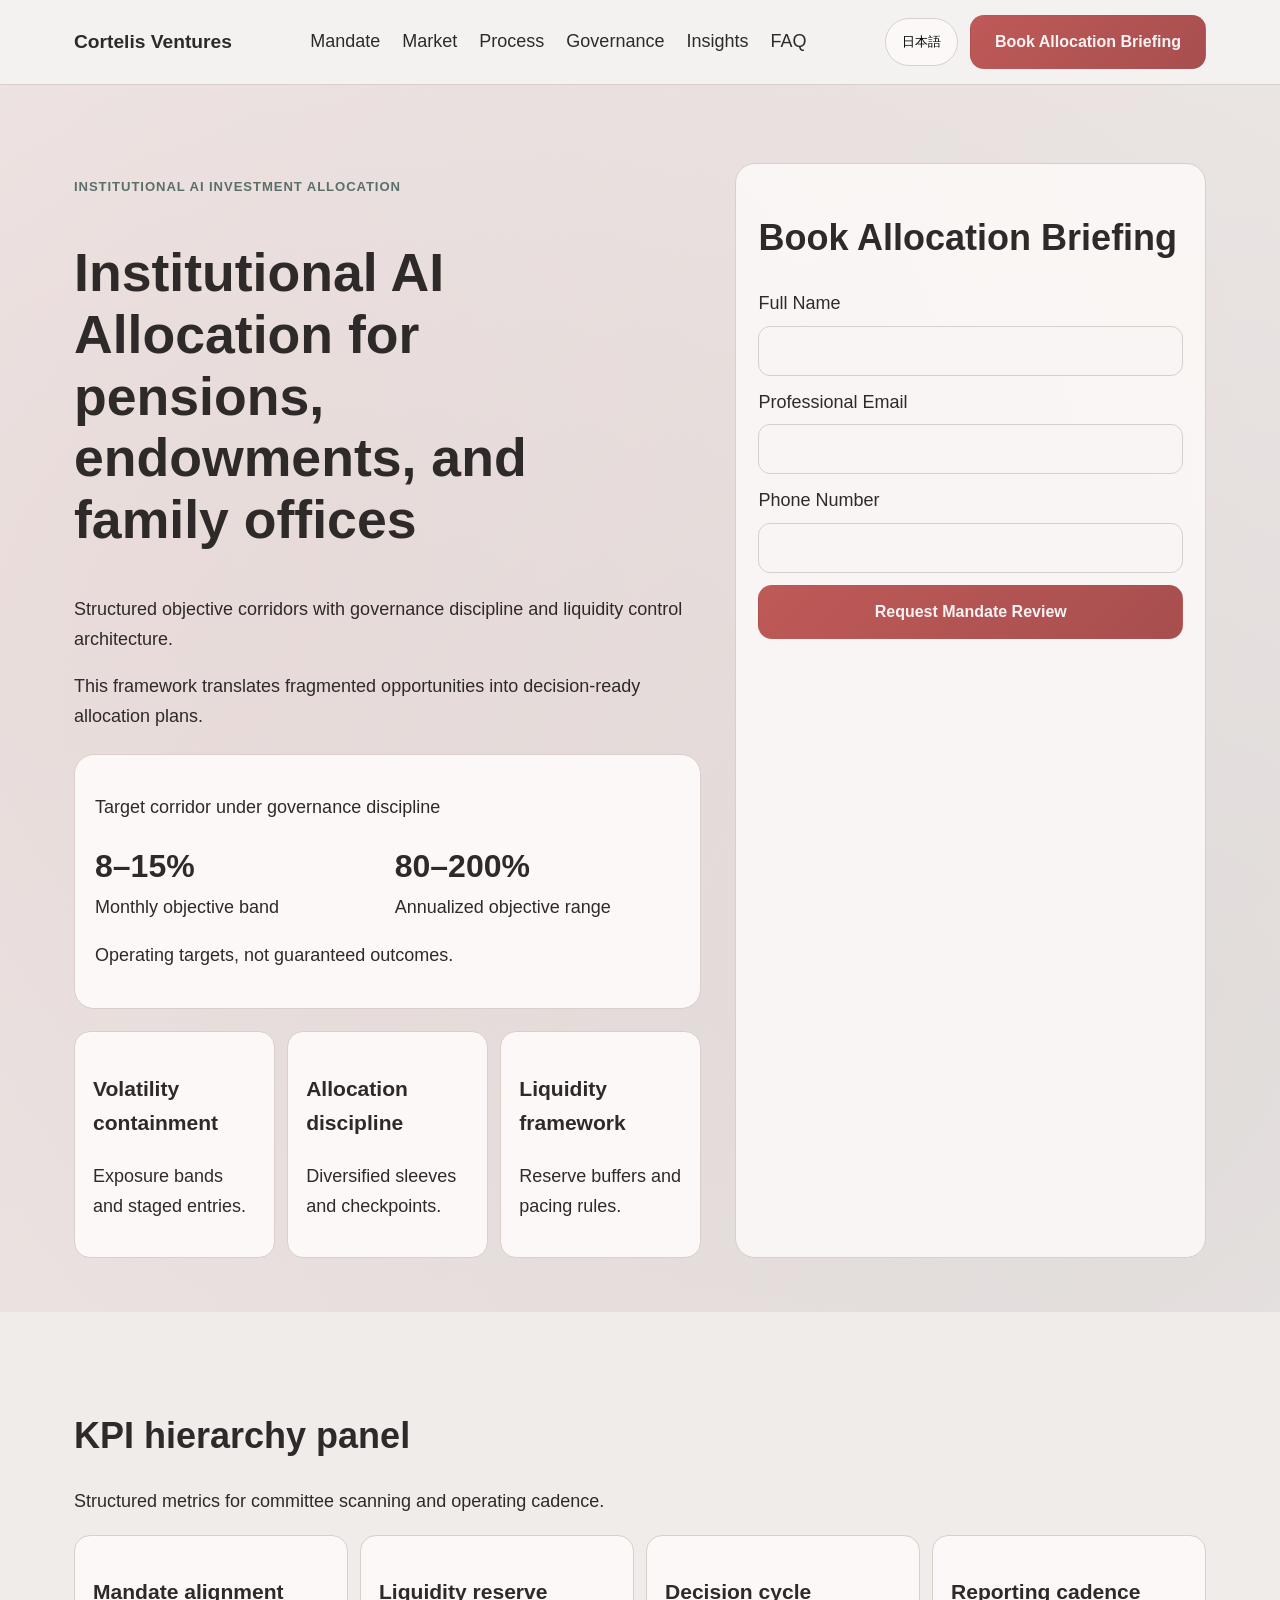
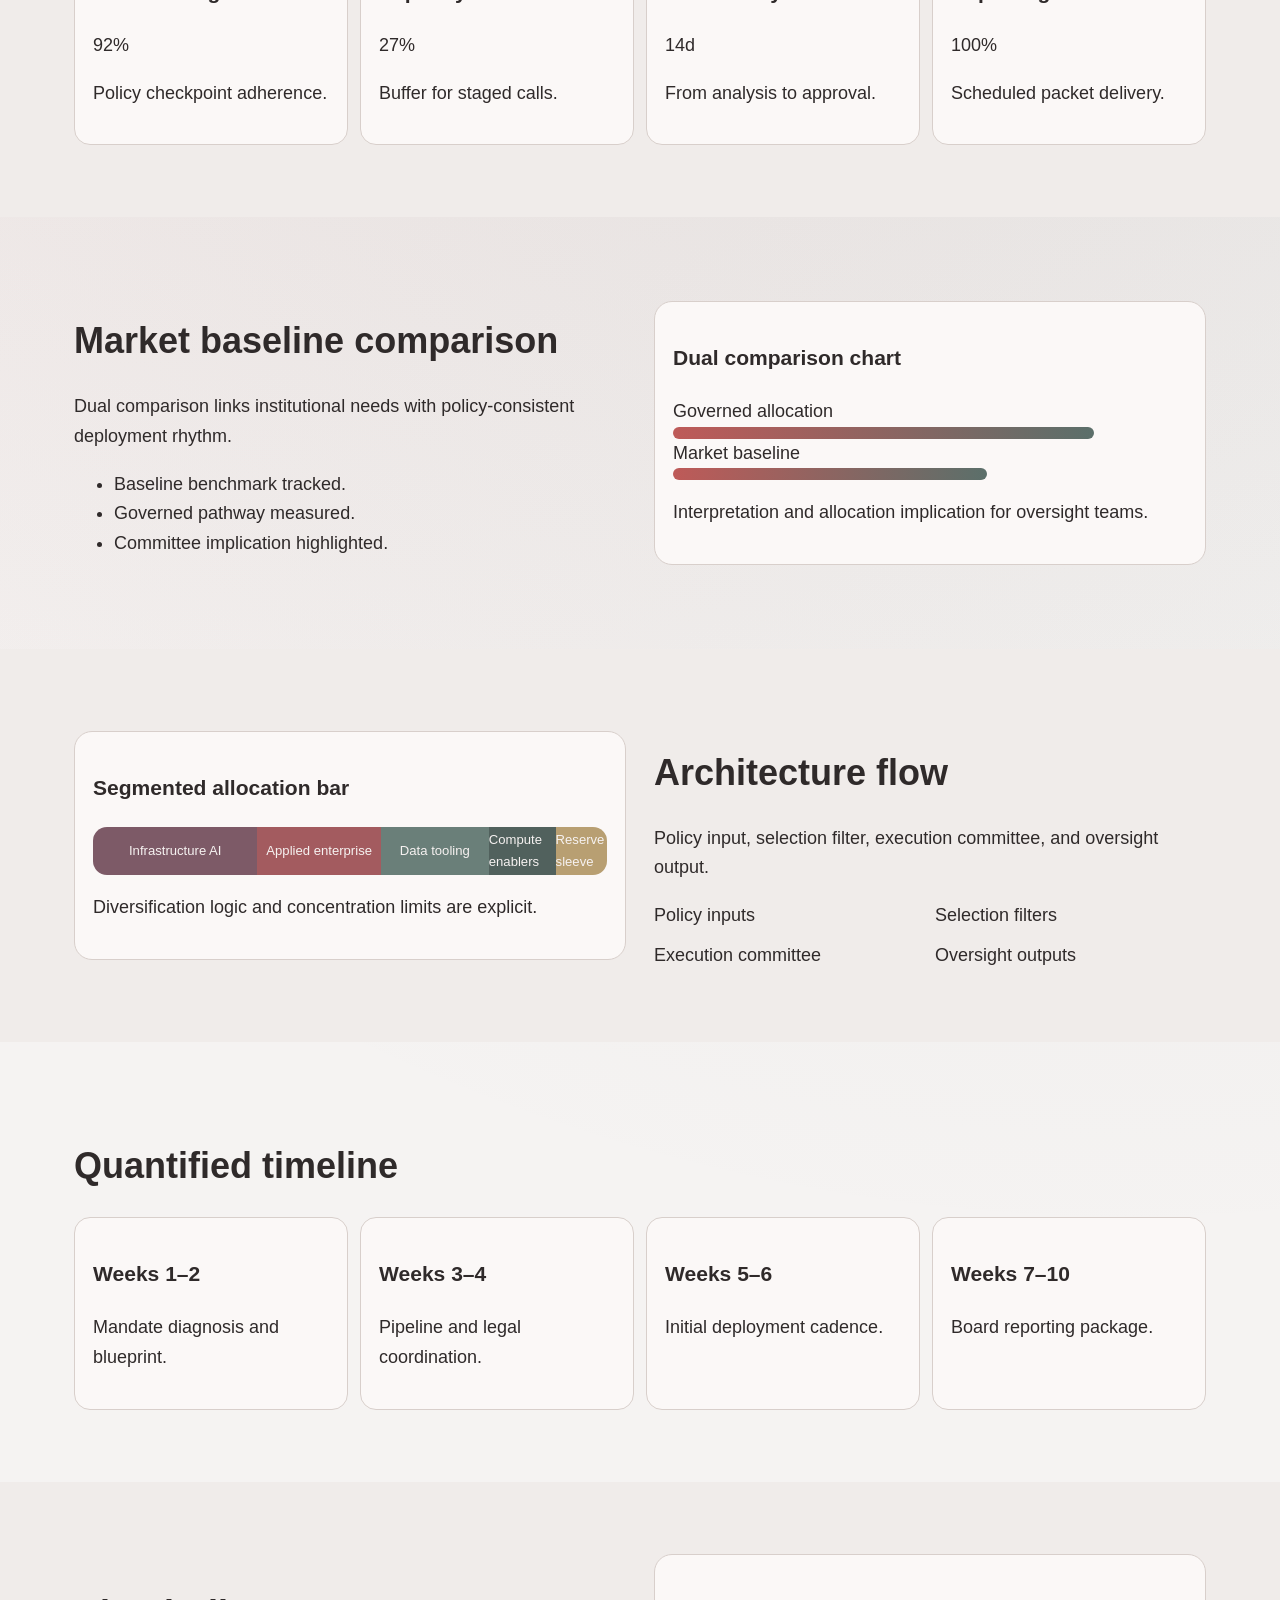
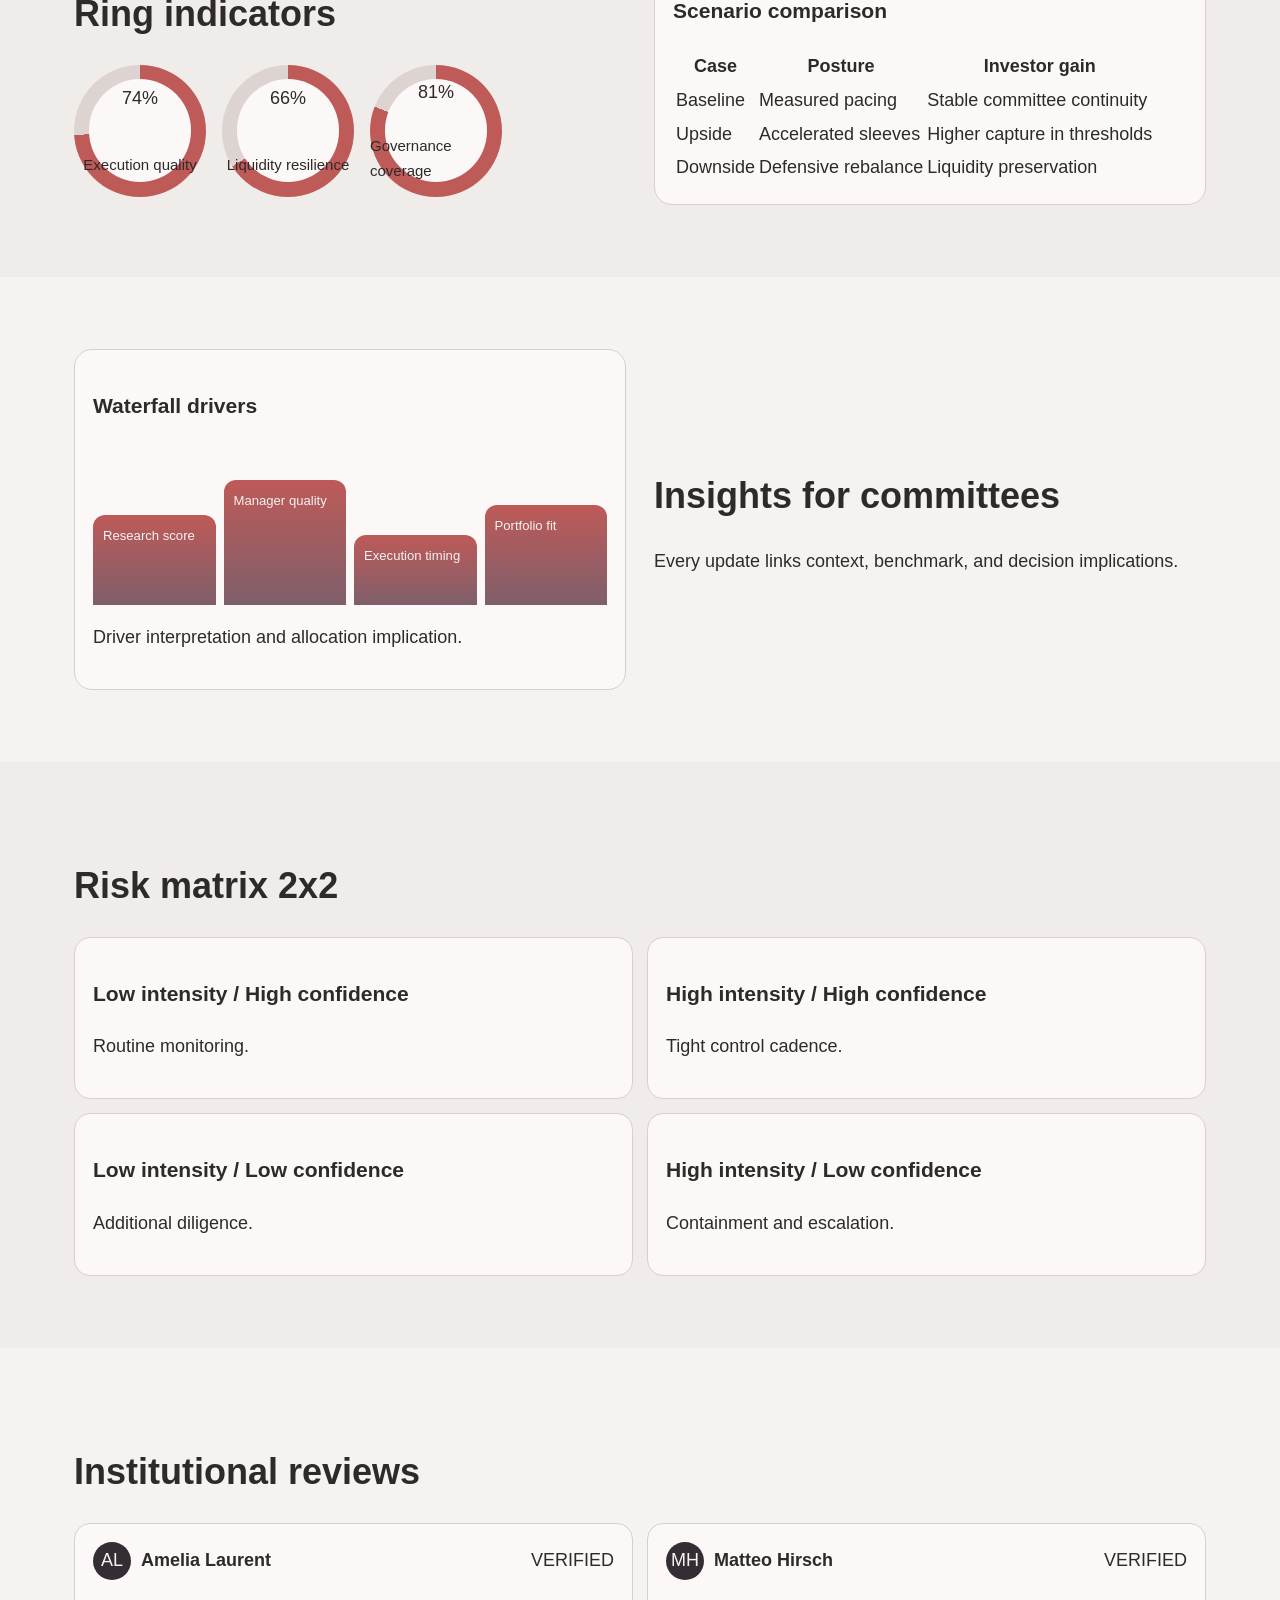
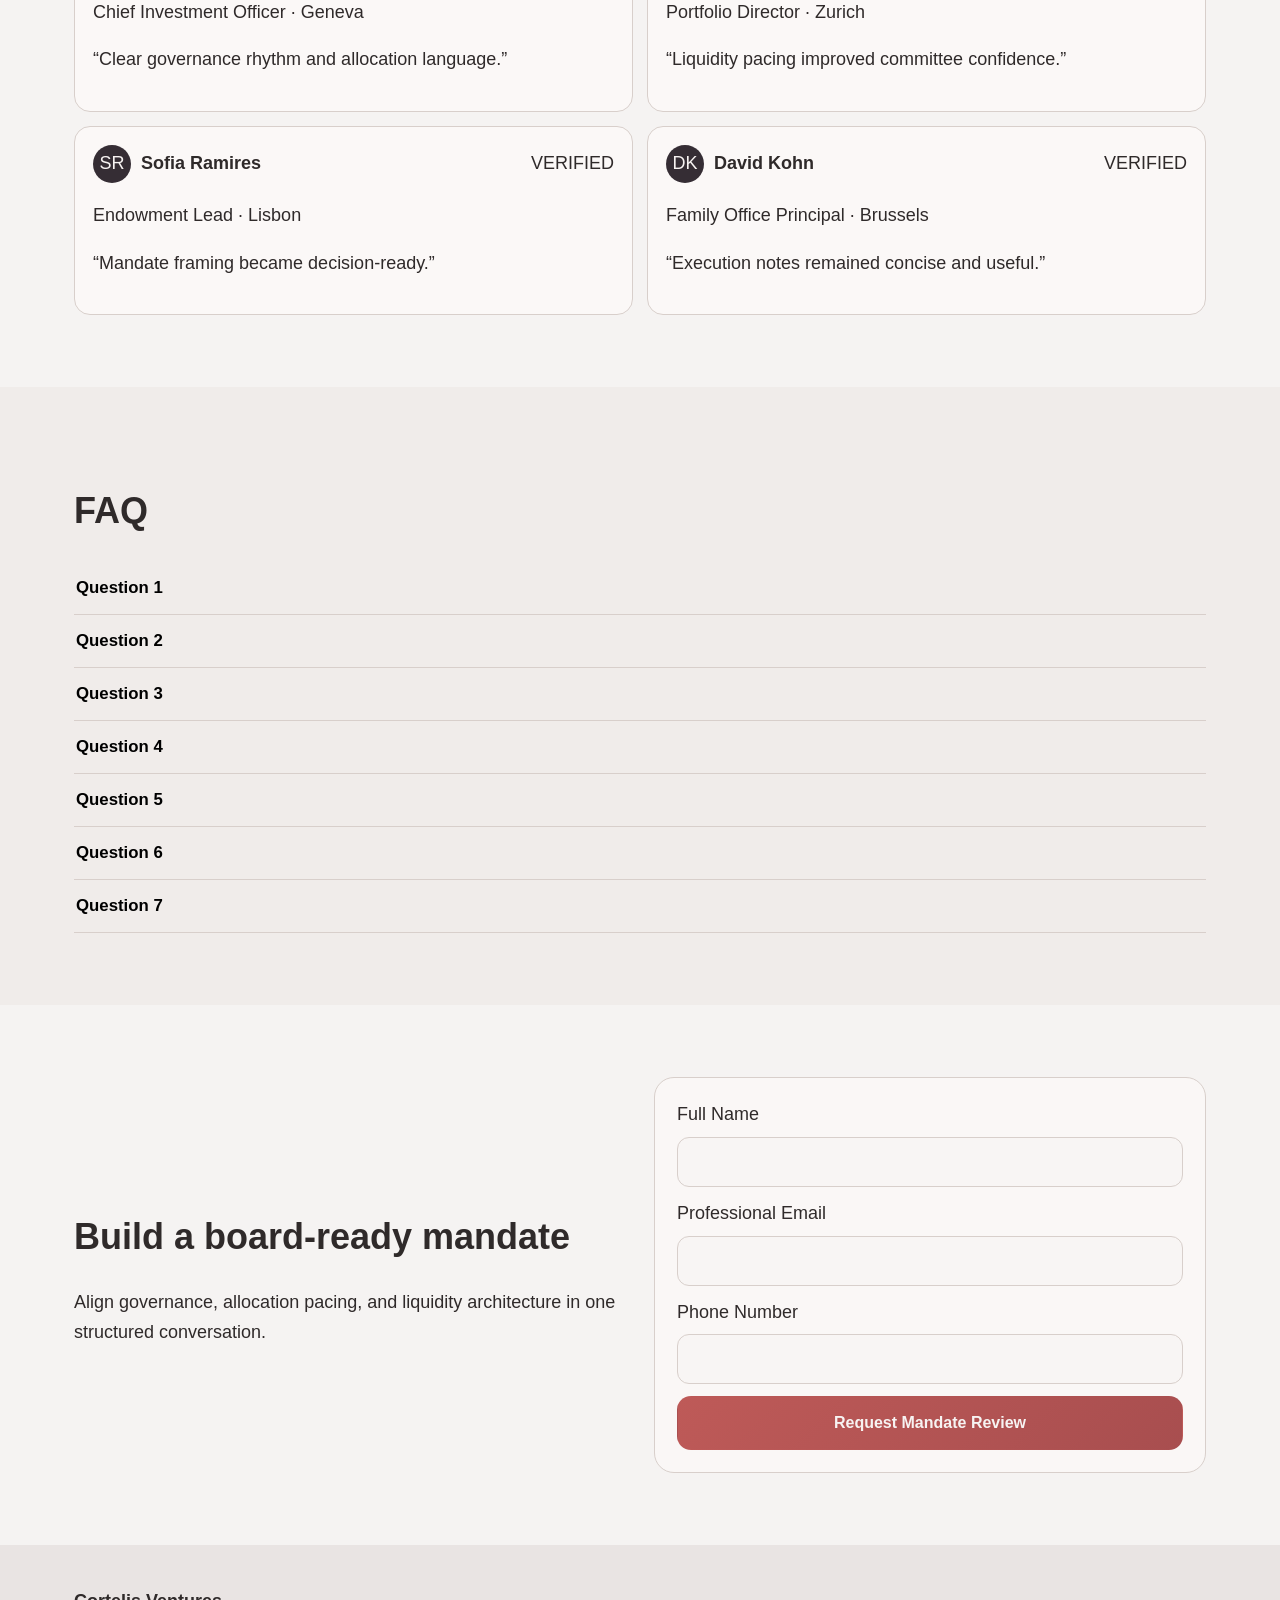
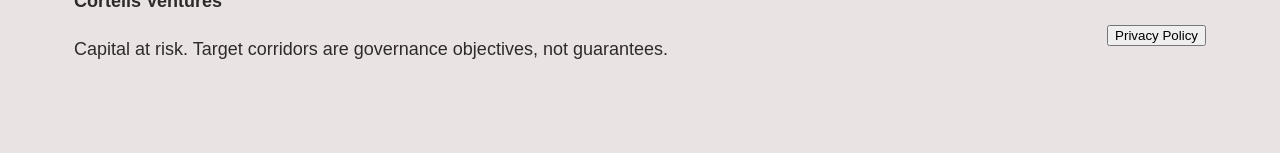
<file: jp/index.html>
<!doctype html>
<html lang="ja">
<head>
<meta charset="utf-8">
<meta name="viewport" content="width=device-width, initial-scale=1">
<title>Cortelis Ventures 日本語</title>
<meta name="description" content="Cortelis Ventures institutional AI allocation website for 日本語.">
<link rel="canonical" href="https://cortelisventures.com/jp/index.html">
<link rel="alternate" hreflang="en" href="https://cortelisventures.com/index.html">
<link rel="alternate" hreflang="de" href="https://cortelisventures.com/de/index.html">
<link rel="alternate" hreflang="fr" href="https://cortelisventures.com/fr/index.html">
<link rel="alternate" hreflang="es" href="https://cortelisventures.com/es/index.html">
<link rel="alternate" hreflang="it" href="https://cortelisventures.com/it/index.html">
<link rel="alternate" hreflang="tr" href="https://cortelisventures.com/tr/index.html">
<link rel="alternate" hreflang="pt" href="https://cortelisventures.com/pt/index.html">
<link rel="alternate" hreflang="ja" href="https://cortelisventures.com/jp/index.html">
<link rel="alternate" hreflang="sk" href="https://cortelisventures.com/sk/index.html">
<link rel="alternate" hreflang="nl-BE" href="https://cortelisventures.com/be/index.html">
<meta property="og:title" content="Cortelis Ventures 日本語">
<meta property="og:description" content="Institutional AI allocation">
<meta property="og:type" content="website">
<meta name="twitter:card" content="summary_large_image">
<meta name="twitter:title" content="Cortelis Ventures 日本語">
<meta name="twitter:description" content="Institutional AI allocation">
<link rel="stylesheet" href="../assets/style.css">
<script defer src="../assets/app.js">
</script>
</head>
<body>
<header class="site-header">
<div class="container header-bar">
<div class="brand">Cortelis Ventures</div>
<nav class="desktop-nav">
<a href="#s1">Mandate</a>
<a href="#s2">Market</a>
<a href="#s3">Process</a>
<a href="#s4">Governance</a>
<a href="#s5">Insights</a>
<a href="#s6">FAQ</a>
</nav>
<div class="header-actions">
<div class="lang-wrap">
<button class="lang-pill" aria-expanded="false">日本語</button>
<div class="lang-menu">
<a href="../index.html">
<span class="flag-svg">
<svg viewBox="0 0 60 40">
<rect width="60" height="40" fill="#1f3f95"/>
</svg>
</span>English</a>
<a href="../de/index.html">
<span class="flag-svg">
<svg viewBox="0 0 60 40">
<rect width="60" height="13" fill="#111"/>
<rect y="13" width="60" height="14" fill="#c2262f"/>
<rect y="27" width="60" height="13" fill="#efc94c"/>
</svg>
</span>Deutsch</a>
<a href="../fr/index.html">
<span class="flag-svg">
<svg viewBox="0 0 60 40">
<rect width="20" height="40" fill="#2250a8"/>
<rect x="20" width="20" height="40" fill="#f3f3f2"/>
<rect x="40" width="20" height="40" fill="#d6374a"/>
</svg>
</span>Français</a>
<a href="../es/index.html">
<span class="flag-svg">
<svg viewBox="0 0 60 40">
<rect width="60" height="10" fill="#c2293d"/>
<rect y="10" width="60" height="20" fill="#efc949"/>
<rect y="30" width="60" height="10" fill="#c2293d"/>
</svg>
</span>Español</a>
<a href="../it/index.html">
<span class="flag-svg">
<svg viewBox="0 0 60 40">
<rect width="20" height="40" fill="#2e9d61"/>
<rect x="20" width="20" height="40" fill="#f4f4f3"/>
<rect x="40" width="20" height="40" fill="#c73445"/>
</svg>
</span>Italiano</a>
<a href="../tr/index.html">
<span class="flag-svg">
<svg viewBox="0 0 60 40">
<rect width="60" height="40" fill="#d4384d"/>
</svg>
</span>Türkçe</a>
<a href="../pt/index.html">
<span class="flag-svg">
<svg viewBox="0 0 60 40">
<rect width="24" height="40" fill="#267f4f"/>
<rect x="24" width="36" height="40" fill="#c03a49"/>
</svg>
</span>Português</a>
<a href="../jp/index.html">
<span class="flag-svg">
<svg viewBox="0 0 60 40">
<rect width="60" height="40" fill="#f7f6f4"/>
<circle cx="30" cy="20" r="9" fill="#c93b4f"/>
</svg>
</span>日本語</a>
<a href="../sk/index.html">
<span class="flag-svg">
<svg viewBox="0 0 60 40">
<rect width="60" height="13" fill="#f4f4f2"/>
<rect y="13" width="60" height="14" fill="#2a5cb0"/>
<rect y="27" width="60" height="13" fill="#c83a4d"/>
</svg>
</span>Slovenčina</a>
<a href="../be/index.html">
<span class="flag-svg">
<svg viewBox="0 0 60 40">
<rect width="60" height="13" fill="#1b1b1a"/>
<rect y="13" width="60" height="14" fill="#f0c64b"/>
<rect y="27" width="60" height="13" fill="#d03f4d"/>
</svg>
</span>Nederlands</a>
</div>
</div>
<a class="btn btn-primary" href="#lead-form-top">Book Allocation Briefing</a>
<button class="burger" aria-label="Menu" aria-expanded="false">
<span>
</span>
<span>
</span>
<span>
</span>
</button>
</div>
</div>
</header>
<div class="mobile-drawer" aria-hidden="true">
<div class="drawer-panel">
<button class="drawer-close" aria-label="Close">×</button>
<nav class="drawer-nav">
<a href="#s1">Mandate</a>
<a href="#s2">Market</a>
<a href="#s3">Process</a>
<a href="#s4">Governance</a>
<a href="#s5">Insights</a>
<a href="#s6">FAQ</a>
<a href="../index.html">English</a>
<a href="../de/index.html">Deutsch</a>
<a href="../fr/index.html">Français</a>
<a href="../es/index.html">Español</a>
<a href="../it/index.html">Italiano</a>
<a href="../tr/index.html">Türkçe</a>
<a href="../pt/index.html">Português</a>
<a href="../jp/index.html">日本語</a>
<a href="../sk/index.html">Slovenčina</a>
<a href="../be/index.html">Nederlands</a>
<a class="btn btn-primary" href="#lead-form-top">Book Allocation Briefing</a>
</nav>
</div>
</div>
<main>
<section class="hero" id="s1">
<div class="container hero-grid">
<div>
<p class="eyebrow">Institutional AI investment allocation</p>
<h1>Institutional AI Allocation for pensions, endowments, and family offices</h1>
<p>Structured objective corridors with governance discipline and liquidity control architecture.</p>
<p>This framework translates fragmented opportunities into decision-ready allocation plans.</p>
<div class="return-module">
<p class="micro">Target corridor under governance discipline</p>
<div class="return-values">
<div>
<strong>8–15%</strong>
<span>Monthly objective band</span>
</div>
<div>
<strong>80–200%</strong>
<span>Annualized objective range</span>
</div>
</div>
<p class="micro">Operating targets, not guaranteed outcomes.</p>
</div>
<div class="summary-cards">
<article>
<h3>Volatility containment</h3>
<p>Exposure bands and staged entries.</p>
</article>
<article>
<h3>Allocation discipline</h3>
<p>Diversified sleeves and checkpoints.</p>
</article>
<article>
<h3>Liquidity framework</h3>
<p>Reserve buffers and pacing rules.</p>
</article>
</div>
</div>
<div class="form-card" id="lead-form-top">
<h2>Book Allocation Briefing</h2>
<form>
<label>Full Name<input type="text" aria-label="Full Name" required>
</label>
<label>Professional Email<input type="email" aria-label="Professional Email" required>
</label>
<label>Phone Number<input type="tel" aria-label="Phone Number" required>
</label>
<button class="btn btn-primary" type="submit">Request Mandate Review</button>
</form>
</div>
</div>
</section>
<section class="kpi-strip" id="s2">
<div class="container">
<h2>KPI hierarchy panel</h2>
<p>Structured metrics for committee scanning and operating cadence.</p>
<div class="kpi-grid">
<article>
<h3>Mandate alignment</h3>
<p class="value">92%</p>
<p>Policy checkpoint adherence.</p>
</article>
<article>
<h3>Liquidity reserve</h3>
<p class="value">27%</p>
<p>Buffer for staged calls.</p>
</article>
<article>
<h3>Decision cycle</h3>
<p class="value">14d</p>
<p>From analysis to approval.</p>
</article>
<article>
<h3>Reporting cadence</h3>
<p class="value">100%</p>
<p>Scheduled packet delivery.</p>
</article>
</div>
</div>
</section>
<section class="market" id="s3">
<div class="container split">
<div>
<h2>Market baseline comparison</h2>
<p>Dual comparison links institutional needs with policy-consistent deployment rhythm.</p>
<ul>
<li>Baseline benchmark tracked.</li>
<li>Governed pathway measured.</li>
<li>Committee implication highlighted.</li>
</ul>
</div>
<div class="comparison-card">
<h3>Dual comparison chart</h3>
<div class="bars">
<div>
<span>Governed allocation</span>
<i style="--w:82%">
</i>
</div>
<div>
<span>Market baseline</span>
<i style="--w:61%">
</i>
</div>
</div>
<p>Interpretation and allocation implication for oversight teams.</p>
</div>
</div>
</section>
<section class="model" id="s4">
<div class="container split reverse">
<div class="stacked-bar">
<h3>Segmented allocation bar</h3>
<div class="segments">
<span style="--seg:32">Infrastructure AI</span>
<span style="--seg:24">Applied enterprise</span>
<span style="--seg:21">Data tooling</span>
<span style="--seg:13">Compute enablers</span>
<span style="--seg:10">Reserve sleeve</span>
</div>
<p>Diversification logic and concentration limits are explicit.</p>
</div>
<div>
<h2>Architecture flow</h2>
<p>Policy input, selection filter, execution committee, and oversight output.</p>
<div class="flow">
<div>Policy inputs</div>
<div>Selection filters</div>
<div>Execution committee</div>
<div>Oversight outputs</div>
</div>
</div>
</div>
</section>
<section class="timeline" id="s5">
<div class="container">
<h2>Quantified timeline</h2>
<div class="timeline-grid">
<article>
<h3>Weeks 1–2</h3>
<p>Mandate diagnosis and blueprint.</p>
</article>
<article>
<h3>Weeks 3–4</h3>
<p>Pipeline and legal coordination.</p>
</article>
<article>
<h3>Weeks 5–6</h3>
<p>Initial deployment cadence.</p>
</article>
<article>
<h3>Weeks 7–10</h3>
<p>Board reporting package.</p>
</article>
</div>
</div>
</section>
<section class="metrics" id="s6">
<div class="container split">
<div>
<h2>Ring indicators</h2>
<div class="rings">
<div class="ring" style="--p:74">
<span>74%</span>
<small>Execution quality</small>
</div>
<div class="ring" style="--p:66">
<span>66%</span>
<small>Liquidity resilience</small>
</div>
<div class="ring" style="--p:81">
<span>81%</span>
<small>Governance coverage</small>
</div>
</div>
</div>
<div class="table-card">
<h3>Scenario comparison</h3>
<table>
<thead>
<tr>
<th>Case</th>
<th>Posture</th>
<th>Investor gain</th>
</tr>
</thead>
<tbody>
<tr>
<td>Baseline</td>
<td>Measured pacing</td>
<td>Stable committee continuity</td>
</tr>
<tr>
<td>Upside</td>
<td>Accelerated sleeves</td>
<td>Higher capture in thresholds</td>
</tr>
<tr>
<td>Downside</td>
<td>Defensive rebalance</td>
<td>Liquidity preservation</td>
</tr>
</tbody>
</table>
</div>
</div>
</section>
<section class="insights" id="s7">
<div class="container split reverse">
<div class="waterfall">
<h3>Waterfall drivers</h3>
<div class="wf-bars">
<span style="--h:18">Research score</span>
<span style="--h:25">Manager quality</span>
<span style="--h:14">Execution timing</span>
<span style="--h:20">Portfolio fit</span>
</div>
<p>Driver interpretation and allocation implication.</p>
</div>
<div>
<h2>Insights for committees</h2>
<p>Every update links context, benchmark, and decision implications.</p>
</div>
</div>
</section>
<section class="risk" id="s8">
<div class="container">
<h2>Risk matrix 2x2</h2>
<div class="matrix">
<div>
<h3>Low intensity / High confidence</h3>
<p>Routine monitoring.</p>
</div>
<div>
<h3>High intensity / High confidence</h3>
<p>Tight control cadence.</p>
</div>
<div>
<h3>Low intensity / Low confidence</h3>
<p>Additional diligence.</p>
</div>
<div>
<h3>High intensity / Low confidence</h3>
<p>Containment and escalation.</p>
</div>
</div>
</div>
</section>
<section class="reviews" id="s9">
<div class="container">
<h2>Institutional reviews</h2>
<div class="review-grid">
<article>
<div class="review-head">
<span class="avatar">AL</span>
<strong>Amelia Laurent</strong>
<em>VERIFIED</em>
</div>
<p class="role">Chief Investment Officer · Geneva</p>
<p>“Clear governance rhythm and allocation language.”</p>
</article>
<article>
<div class="review-head">
<span class="avatar">MH</span>
<strong>Matteo Hirsch</strong>
<em>VERIFIED</em>
</div>
<p class="role">Portfolio Director · Zurich</p>
<p>“Liquidity pacing improved committee confidence.”</p>
</article>
<article>
<div class="review-head">
<span class="avatar">SR</span>
<strong>Sofia Ramires</strong>
<em>VERIFIED</em>
</div>
<p class="role">Endowment Lead · Lisbon</p>
<p>“Mandate framing became decision-ready.”</p>
</article>
<article>
<div class="review-head">
<span class="avatar">DK</span>
<strong>David Kohn</strong>
<em>VERIFIED</em>
</div>
<p class="role">Family Office Principal · Brussels</p>
<p>“Execution notes remained concise and useful.”</p>
</article>
</div>
</div>
</section>
<section class="faq" id="s10">
<div class="container">
<h2>FAQ</h2>
<div class="faq-item">
<button class="faq-question" aria-expanded="false">Question 1</button>
<div class="faq-answer">
<p>Answer block 1 for institutional committees and operating teams.</p>
</div>
</div>
<div class="faq-item">
<button class="faq-question" aria-expanded="false">Question 2</button>
<div class="faq-answer">
<p>Answer block 2 for institutional committees and operating teams.</p>
</div>
</div>
<div class="faq-item">
<button class="faq-question" aria-expanded="false">Question 3</button>
<div class="faq-answer">
<p>Answer block 3 for institutional committees and operating teams.</p>
</div>
</div>
<div class="faq-item">
<button class="faq-question" aria-expanded="false">Question 4</button>
<div class="faq-answer">
<p>Answer block 4 for institutional committees and operating teams.</p>
</div>
</div>
<div class="faq-item">
<button class="faq-question" aria-expanded="false">Question 5</button>
<div class="faq-answer">
<p>Answer block 5 for institutional committees and operating teams.</p>
</div>
</div>
<div class="faq-item">
<button class="faq-question" aria-expanded="false">Question 6</button>
<div class="faq-answer">
<p>Answer block 6 for institutional committees and operating teams.</p>
</div>
</div>
<div class="faq-item">
<button class="faq-question" aria-expanded="false">Question 7</button>
<div class="faq-answer">
<p>Answer block 7 for institutional committees and operating teams.</p>
</div>
</div>
</div>
</section>
<section class="final-cta" id="s11">
<div class="container split">
<div>
<h2>Build a board-ready mandate</h2>
<p>Align governance, allocation pacing, and liquidity architecture in one structured conversation.</p>
</div>
<div class="form-card">
<form>
<label>Full Name<input type="text" aria-label="Full Name" required>
</label>
<label>Professional Email<input type="email" aria-label="Professional Email" required>
</label>
<label>Phone Number<input type="tel" aria-label="Phone Number" required>
</label>
<button class="btn btn-primary" type="submit">Request Mandate Review</button>
</form>
</div>
</div>
</section>
</main>
<footer>
<div class="container footer-wrap">
<div>
<strong>Cortelis Ventures</strong>
<p>Capital at risk. Target corridors are governance objectives, not guarantees.</p>
</div>
<button class="privacy-open">Privacy Policy</button>
</div>
</footer>
<div class="privacy-modal" aria-hidden="true">
<div class="privacy-dialog" role="dialog" aria-modal="true" aria-label="Privacy Policy">
<button class="privacy-x" aria-label="Close">×</button>
<h2>Privacy Policy</h2>
<div class="privacy-content">
<h3>Introduction</h3>
<p>Structured policy text for Introduction with governance language and contact details.</p>
<h3>Data collection</h3>
<p>Structured policy text for Data collection with governance language and contact details.</p>
<h3>Legal basis</h3>
<p>Structured policy text for Legal basis with governance language and contact details.</p>
<h3>Cookies</h3>
<p>Structured policy text for Cookies with governance language and contact details.</p>
<h3>Retention</h3>
<p>Structured policy text for Retention with governance language and contact details.</p>
<h3>Third-party sharing</h3>
<p>Structured policy text for Third-party sharing with governance language and contact details.</p>
<h3>Security</h3>
<p>Structured policy text for Security with governance language and contact details.</p>
<h3>User rights</h3>
<p>Structured policy text for User rights with governance language and contact details.</p>
<h3>International transfers</h3>
<p>Structured policy text for International transfers with governance language and contact details.</p>
<h3>Industry risk disclosure</h3>
<p>Structured policy text for Industry risk disclosure with governance language and contact details.</p>
<h3>Contact</h3>
<p>Structured policy text for Contact with governance language and contact details.</p>
</div>
<div class="privacy-footer">
<button class="btn btn-secondary privacy-close">Close</button>
</div>
</div>
</div>
<script type="application/ld+json">{"@context": "https://schema.org", "@graph": [{"@type": "Organization", "name": "Cortelis Ventures"}, {"@type": "WebSite", "name": "Cortelis Ventures"}, {"@type": "FAQPage", "mainEntity": [{"@type": "Question", "name": "Question 1", "acceptedAnswer": {"@type": "Answer", "text": "Answer block 1"}}]}, {"@type": "Review", "author": {"@type": "Person", "name": "Amelia Laurent"}, "reviewBody": "Governance quality improved."}]}</script>
</body>
</html>
</file>
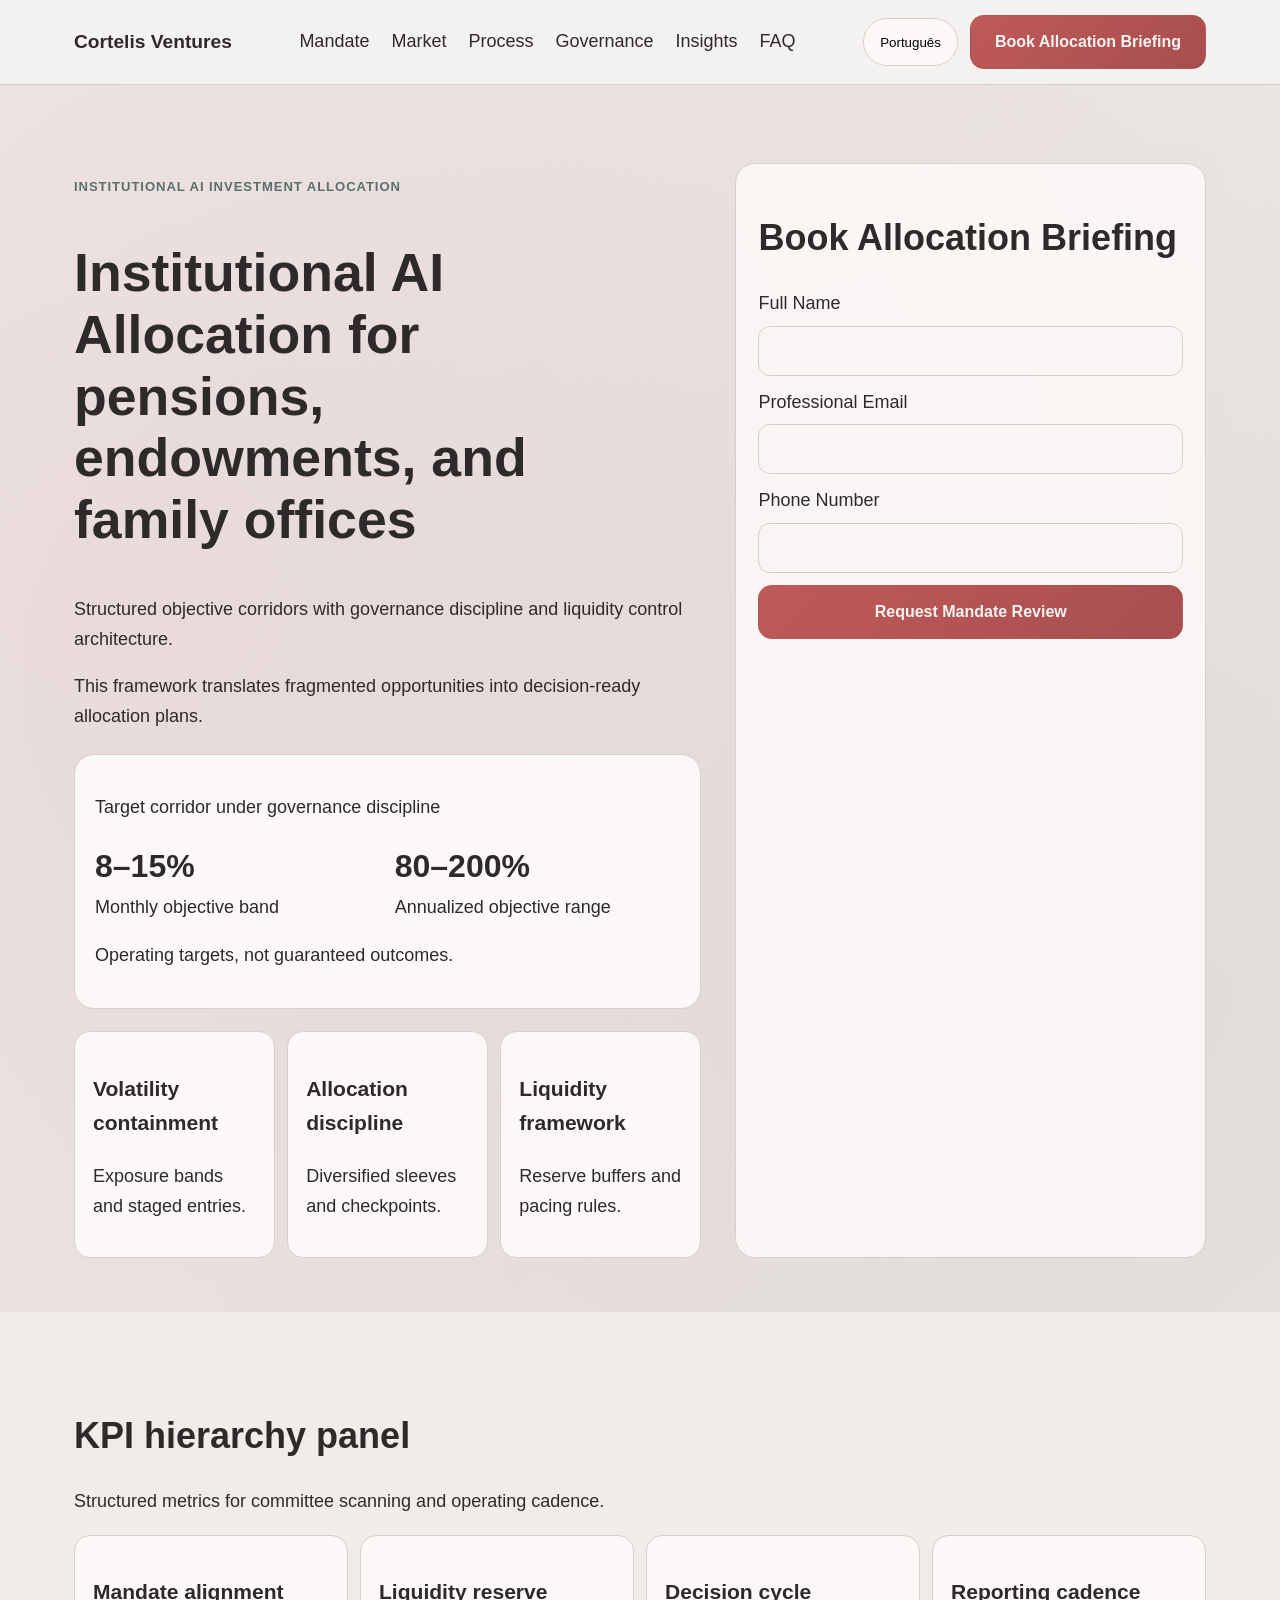
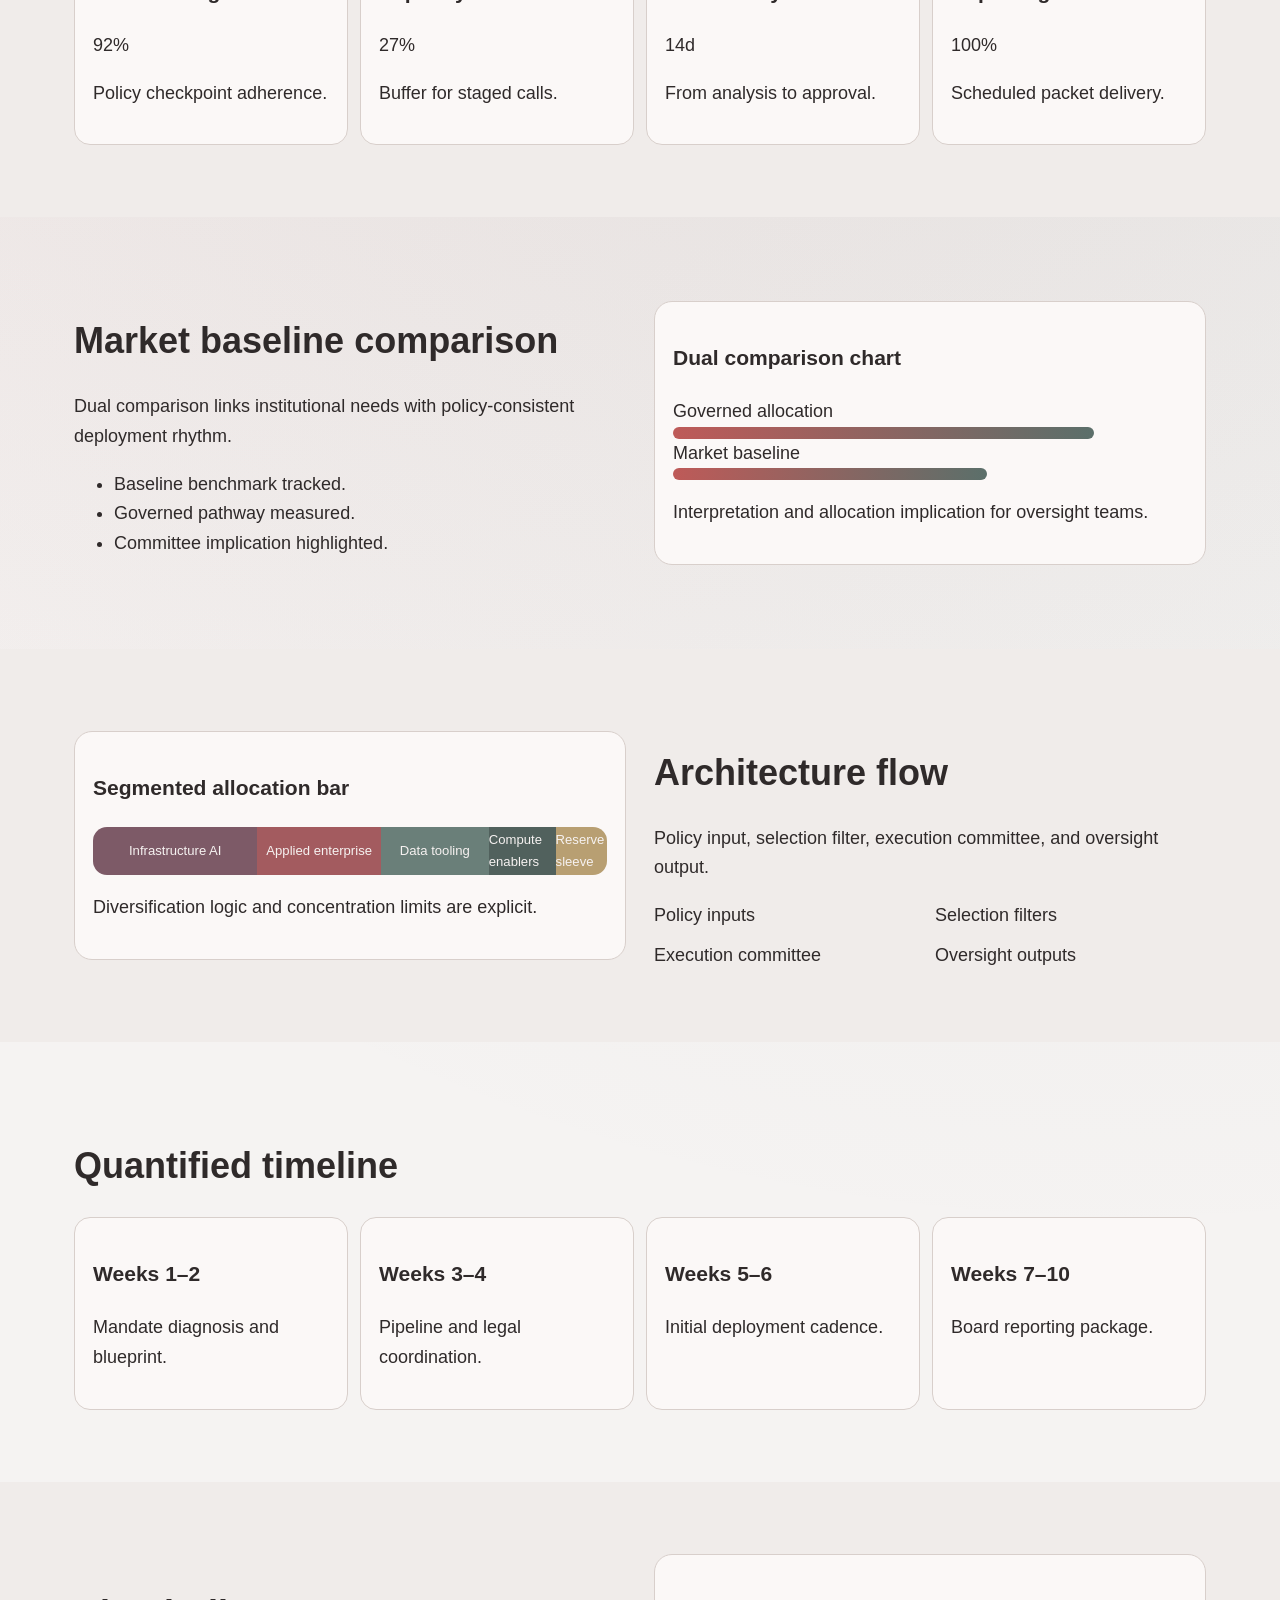
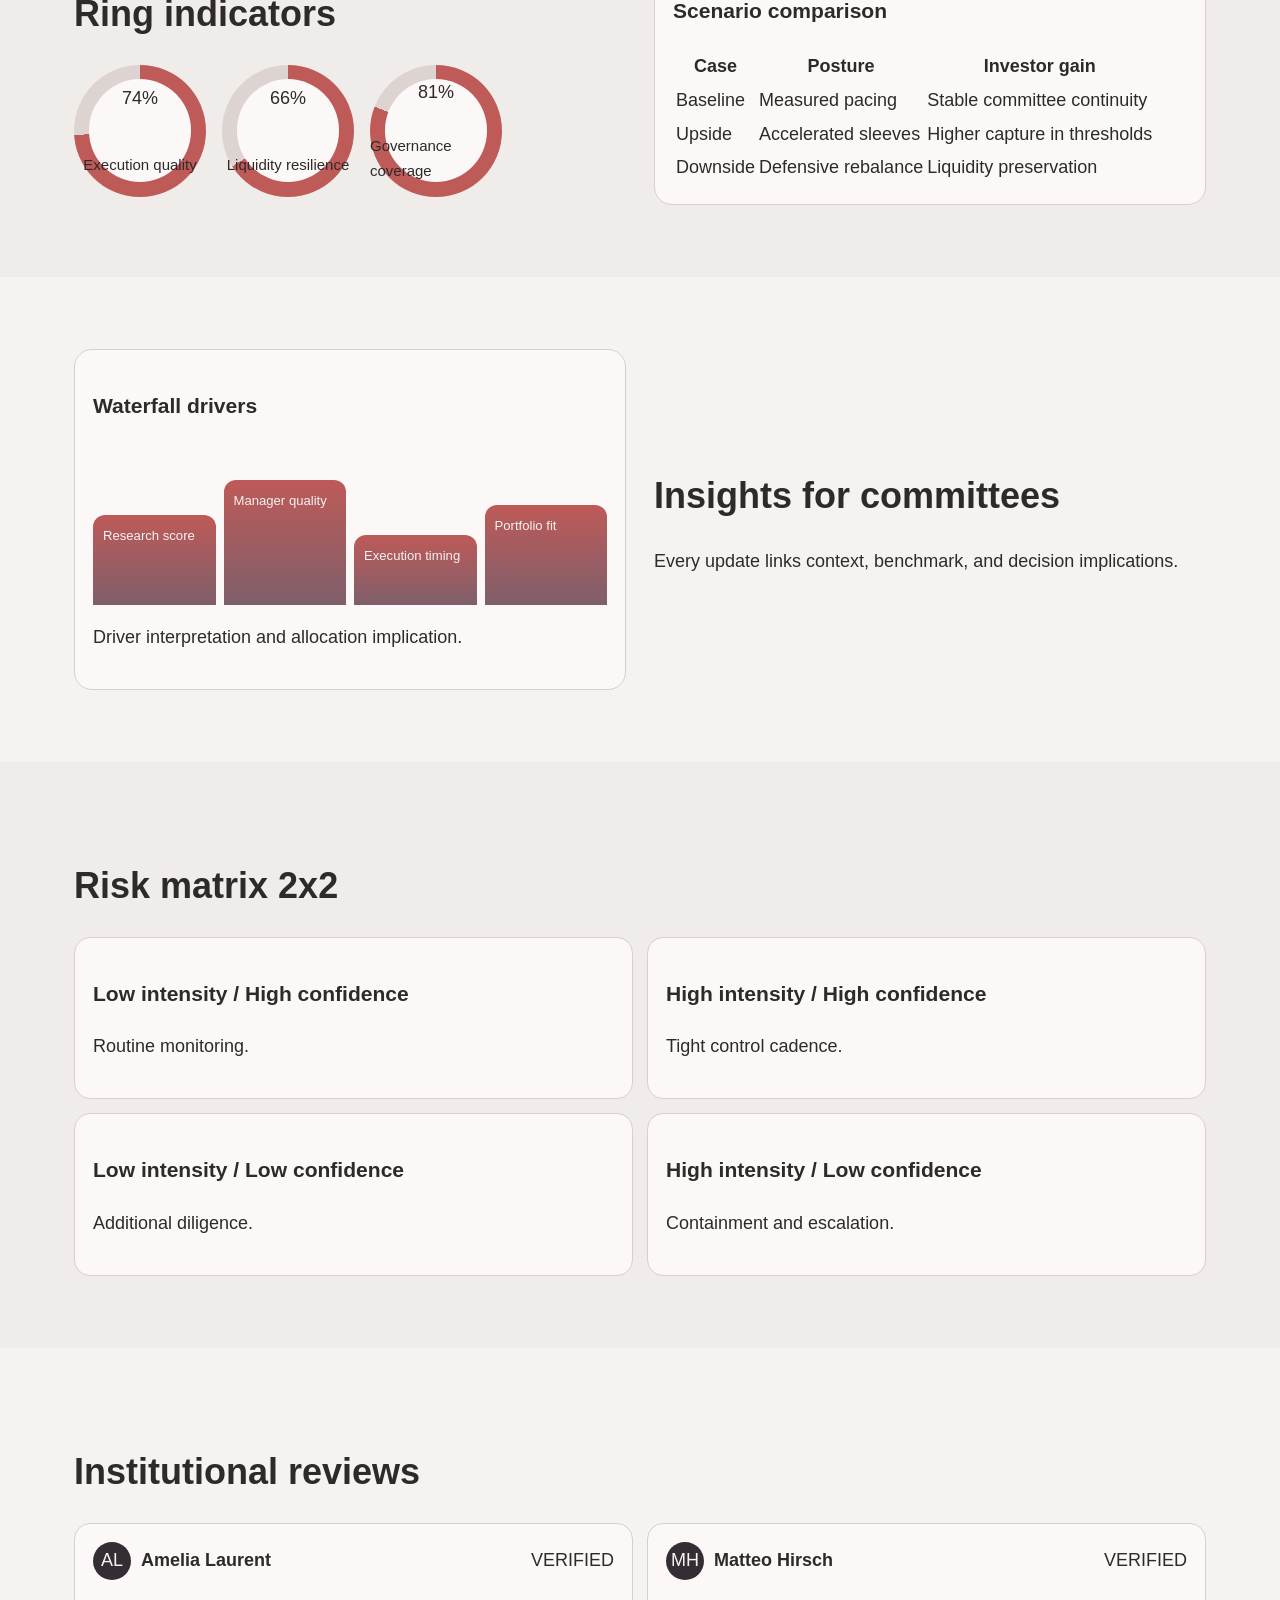
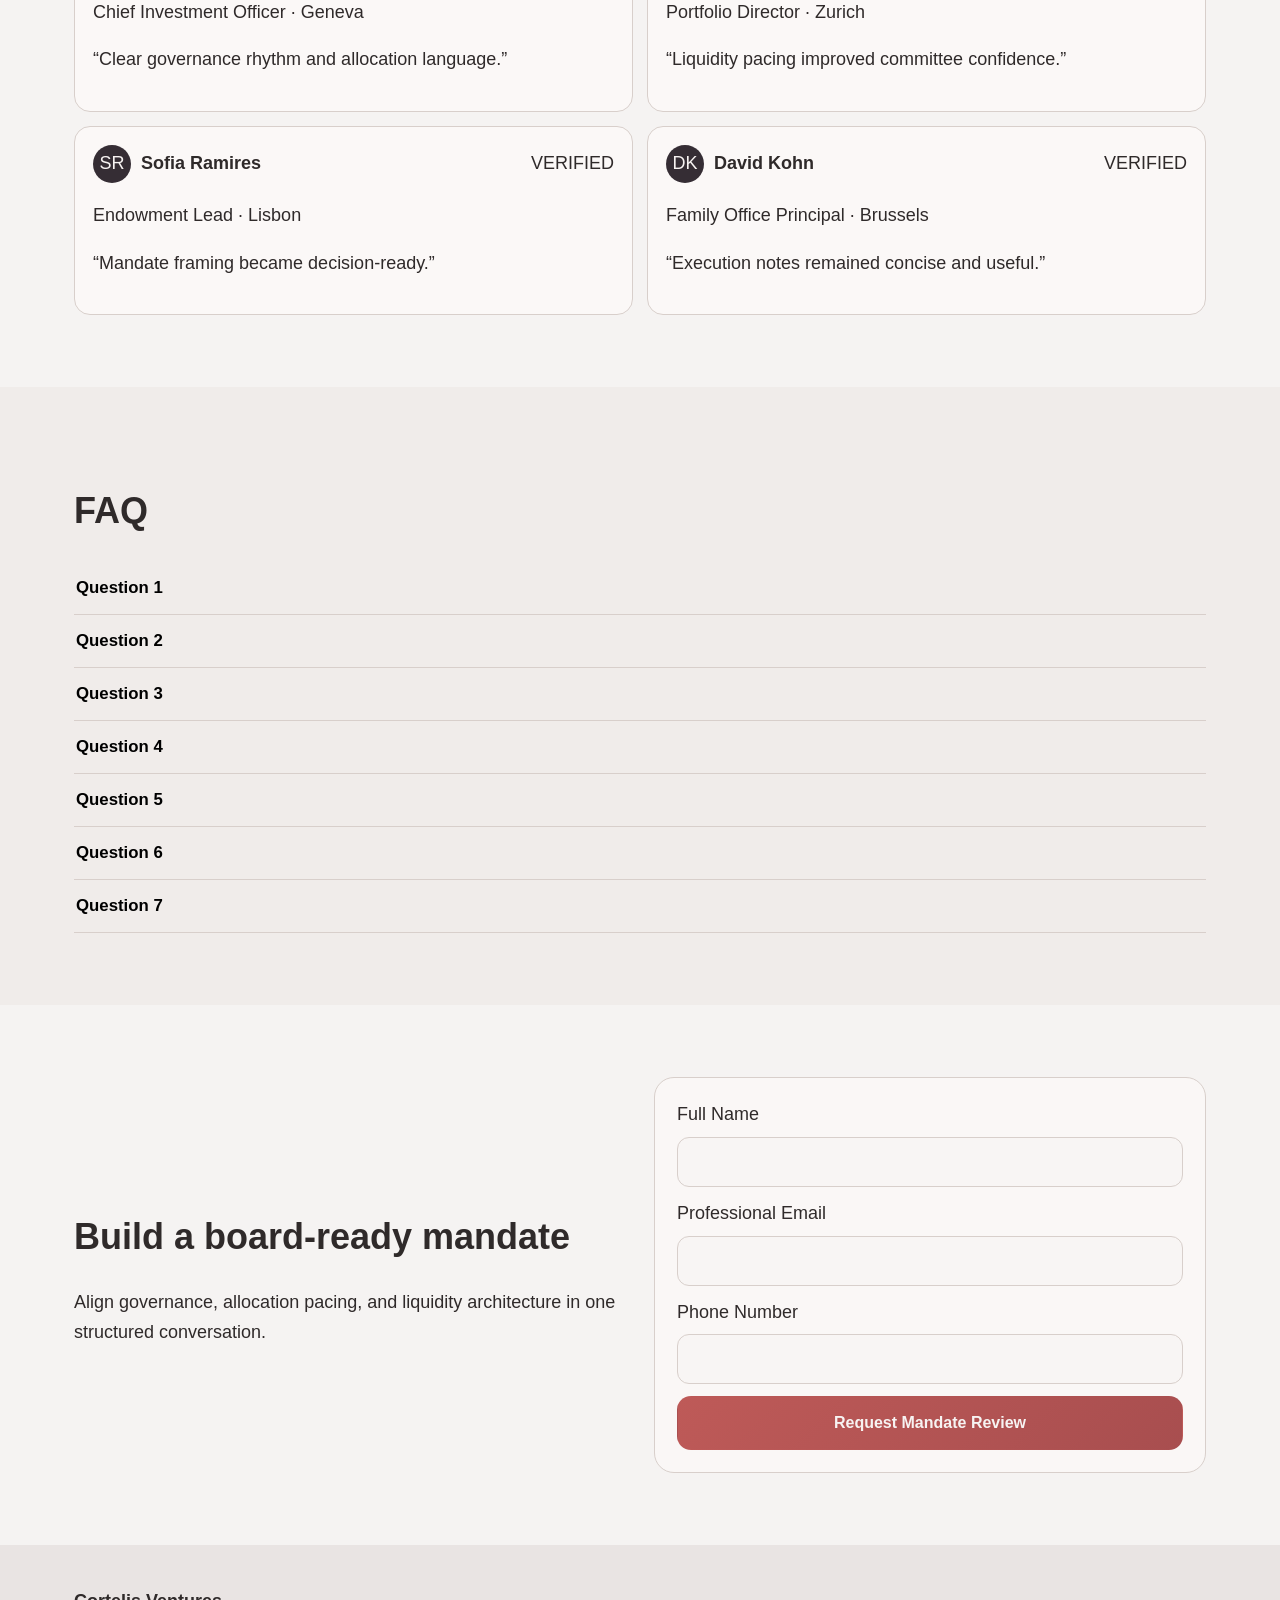
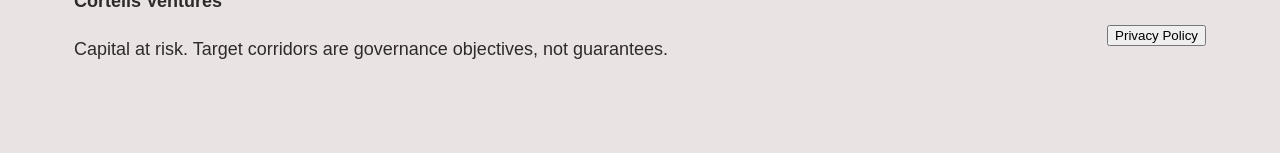
<file: pt/index.html>
<!doctype html>
<html lang="pt">
<head>
<meta charset="utf-8">
<meta name="viewport" content="width=device-width, initial-scale=1">
<title>Cortelis Ventures Português</title>
<meta name="description" content="Cortelis Ventures institutional AI allocation website for Português.">
<link rel="canonical" href="https://cortelisventures.com/pt/index.html">
<link rel="alternate" hreflang="en" href="https://cortelisventures.com/index.html">
<link rel="alternate" hreflang="de" href="https://cortelisventures.com/de/index.html">
<link rel="alternate" hreflang="fr" href="https://cortelisventures.com/fr/index.html">
<link rel="alternate" hreflang="es" href="https://cortelisventures.com/es/index.html">
<link rel="alternate" hreflang="it" href="https://cortelisventures.com/it/index.html">
<link rel="alternate" hreflang="tr" href="https://cortelisventures.com/tr/index.html">
<link rel="alternate" hreflang="pt" href="https://cortelisventures.com/pt/index.html">
<link rel="alternate" hreflang="ja" href="https://cortelisventures.com/jp/index.html">
<link rel="alternate" hreflang="sk" href="https://cortelisventures.com/sk/index.html">
<link rel="alternate" hreflang="nl-BE" href="https://cortelisventures.com/be/index.html">
<meta property="og:title" content="Cortelis Ventures Português">
<meta property="og:description" content="Institutional AI allocation">
<meta property="og:type" content="website">
<meta name="twitter:card" content="summary_large_image">
<meta name="twitter:title" content="Cortelis Ventures Português">
<meta name="twitter:description" content="Institutional AI allocation">
<link rel="stylesheet" href="../assets/style.css">
<script defer src="../assets/app.js">
</script>
</head>
<body>
<header class="site-header">
<div class="container header-bar">
<div class="brand">Cortelis Ventures</div>
<nav class="desktop-nav">
<a href="#s1">Mandate</a>
<a href="#s2">Market</a>
<a href="#s3">Process</a>
<a href="#s4">Governance</a>
<a href="#s5">Insights</a>
<a href="#s6">FAQ</a>
</nav>
<div class="header-actions">
<div class="lang-wrap">
<button class="lang-pill" aria-expanded="false">Português</button>
<div class="lang-menu">
<a href="../index.html">
<span class="flag-svg">
<svg viewBox="0 0 60 40">
<rect width="60" height="40" fill="#1f3f95"/>
</svg>
</span>English</a>
<a href="../de/index.html">
<span class="flag-svg">
<svg viewBox="0 0 60 40">
<rect width="60" height="13" fill="#111"/>
<rect y="13" width="60" height="14" fill="#c2262f"/>
<rect y="27" width="60" height="13" fill="#efc94c"/>
</svg>
</span>Deutsch</a>
<a href="../fr/index.html">
<span class="flag-svg">
<svg viewBox="0 0 60 40">
<rect width="20" height="40" fill="#2250a8"/>
<rect x="20" width="20" height="40" fill="#f3f3f2"/>
<rect x="40" width="20" height="40" fill="#d6374a"/>
</svg>
</span>Français</a>
<a href="../es/index.html">
<span class="flag-svg">
<svg viewBox="0 0 60 40">
<rect width="60" height="10" fill="#c2293d"/>
<rect y="10" width="60" height="20" fill="#efc949"/>
<rect y="30" width="60" height="10" fill="#c2293d"/>
</svg>
</span>Español</a>
<a href="../it/index.html">
<span class="flag-svg">
<svg viewBox="0 0 60 40">
<rect width="20" height="40" fill="#2e9d61"/>
<rect x="20" width="20" height="40" fill="#f4f4f3"/>
<rect x="40" width="20" height="40" fill="#c73445"/>
</svg>
</span>Italiano</a>
<a href="../tr/index.html">
<span class="flag-svg">
<svg viewBox="0 0 60 40">
<rect width="60" height="40" fill="#d4384d"/>
</svg>
</span>Türkçe</a>
<a href="../pt/index.html">
<span class="flag-svg">
<svg viewBox="0 0 60 40">
<rect width="24" height="40" fill="#267f4f"/>
<rect x="24" width="36" height="40" fill="#c03a49"/>
</svg>
</span>Português</a>
<a href="../jp/index.html">
<span class="flag-svg">
<svg viewBox="0 0 60 40">
<rect width="60" height="40" fill="#f7f6f4"/>
<circle cx="30" cy="20" r="9" fill="#c93b4f"/>
</svg>
</span>日本語</a>
<a href="../sk/index.html">
<span class="flag-svg">
<svg viewBox="0 0 60 40">
<rect width="60" height="13" fill="#f4f4f2"/>
<rect y="13" width="60" height="14" fill="#2a5cb0"/>
<rect y="27" width="60" height="13" fill="#c83a4d"/>
</svg>
</span>Slovenčina</a>
<a href="../be/index.html">
<span class="flag-svg">
<svg viewBox="0 0 60 40">
<rect width="60" height="13" fill="#1b1b1a"/>
<rect y="13" width="60" height="14" fill="#f0c64b"/>
<rect y="27" width="60" height="13" fill="#d03f4d"/>
</svg>
</span>Nederlands</a>
</div>
</div>
<a class="btn btn-primary" href="#lead-form-top">Book Allocation Briefing</a>
<button class="burger" aria-label="Menu" aria-expanded="false">
<span>
</span>
<span>
</span>
<span>
</span>
</button>
</div>
</div>
</header>
<div class="mobile-drawer" aria-hidden="true">
<div class="drawer-panel">
<button class="drawer-close" aria-label="Close">×</button>
<nav class="drawer-nav">
<a href="#s1">Mandate</a>
<a href="#s2">Market</a>
<a href="#s3">Process</a>
<a href="#s4">Governance</a>
<a href="#s5">Insights</a>
<a href="#s6">FAQ</a>
<a href="../index.html">English</a>
<a href="../de/index.html">Deutsch</a>
<a href="../fr/index.html">Français</a>
<a href="../es/index.html">Español</a>
<a href="../it/index.html">Italiano</a>
<a href="../tr/index.html">Türkçe</a>
<a href="../pt/index.html">Português</a>
<a href="../jp/index.html">日本語</a>
<a href="../sk/index.html">Slovenčina</a>
<a href="../be/index.html">Nederlands</a>
<a class="btn btn-primary" href="#lead-form-top">Book Allocation Briefing</a>
</nav>
</div>
</div>
<main>
<section class="hero" id="s1">
<div class="container hero-grid">
<div>
<p class="eyebrow">Institutional AI investment allocation</p>
<h1>Institutional AI Allocation for pensions, endowments, and family offices</h1>
<p>Structured objective corridors with governance discipline and liquidity control architecture.</p>
<p>This framework translates fragmented opportunities into decision-ready allocation plans.</p>
<div class="return-module">
<p class="micro">Target corridor under governance discipline</p>
<div class="return-values">
<div>
<strong>8–15%</strong>
<span>Monthly objective band</span>
</div>
<div>
<strong>80–200%</strong>
<span>Annualized objective range</span>
</div>
</div>
<p class="micro">Operating targets, not guaranteed outcomes.</p>
</div>
<div class="summary-cards">
<article>
<h3>Volatility containment</h3>
<p>Exposure bands and staged entries.</p>
</article>
<article>
<h3>Allocation discipline</h3>
<p>Diversified sleeves and checkpoints.</p>
</article>
<article>
<h3>Liquidity framework</h3>
<p>Reserve buffers and pacing rules.</p>
</article>
</div>
</div>
<div class="form-card" id="lead-form-top">
<h2>Book Allocation Briefing</h2>
<form>
<label>Full Name<input type="text" aria-label="Full Name" required>
</label>
<label>Professional Email<input type="email" aria-label="Professional Email" required>
</label>
<label>Phone Number<input type="tel" aria-label="Phone Number" required>
</label>
<button class="btn btn-primary" type="submit">Request Mandate Review</button>
</form>
</div>
</div>
</section>
<section class="kpi-strip" id="s2">
<div class="container">
<h2>KPI hierarchy panel</h2>
<p>Structured metrics for committee scanning and operating cadence.</p>
<div class="kpi-grid">
<article>
<h3>Mandate alignment</h3>
<p class="value">92%</p>
<p>Policy checkpoint adherence.</p>
</article>
<article>
<h3>Liquidity reserve</h3>
<p class="value">27%</p>
<p>Buffer for staged calls.</p>
</article>
<article>
<h3>Decision cycle</h3>
<p class="value">14d</p>
<p>From analysis to approval.</p>
</article>
<article>
<h3>Reporting cadence</h3>
<p class="value">100%</p>
<p>Scheduled packet delivery.</p>
</article>
</div>
</div>
</section>
<section class="market" id="s3">
<div class="container split">
<div>
<h2>Market baseline comparison</h2>
<p>Dual comparison links institutional needs with policy-consistent deployment rhythm.</p>
<ul>
<li>Baseline benchmark tracked.</li>
<li>Governed pathway measured.</li>
<li>Committee implication highlighted.</li>
</ul>
</div>
<div class="comparison-card">
<h3>Dual comparison chart</h3>
<div class="bars">
<div>
<span>Governed allocation</span>
<i style="--w:82%">
</i>
</div>
<div>
<span>Market baseline</span>
<i style="--w:61%">
</i>
</div>
</div>
<p>Interpretation and allocation implication for oversight teams.</p>
</div>
</div>
</section>
<section class="model" id="s4">
<div class="container split reverse">
<div class="stacked-bar">
<h3>Segmented allocation bar</h3>
<div class="segments">
<span style="--seg:32">Infrastructure AI</span>
<span style="--seg:24">Applied enterprise</span>
<span style="--seg:21">Data tooling</span>
<span style="--seg:13">Compute enablers</span>
<span style="--seg:10">Reserve sleeve</span>
</div>
<p>Diversification logic and concentration limits are explicit.</p>
</div>
<div>
<h2>Architecture flow</h2>
<p>Policy input, selection filter, execution committee, and oversight output.</p>
<div class="flow">
<div>Policy inputs</div>
<div>Selection filters</div>
<div>Execution committee</div>
<div>Oversight outputs</div>
</div>
</div>
</div>
</section>
<section class="timeline" id="s5">
<div class="container">
<h2>Quantified timeline</h2>
<div class="timeline-grid">
<article>
<h3>Weeks 1–2</h3>
<p>Mandate diagnosis and blueprint.</p>
</article>
<article>
<h3>Weeks 3–4</h3>
<p>Pipeline and legal coordination.</p>
</article>
<article>
<h3>Weeks 5–6</h3>
<p>Initial deployment cadence.</p>
</article>
<article>
<h3>Weeks 7–10</h3>
<p>Board reporting package.</p>
</article>
</div>
</div>
</section>
<section class="metrics" id="s6">
<div class="container split">
<div>
<h2>Ring indicators</h2>
<div class="rings">
<div class="ring" style="--p:74">
<span>74%</span>
<small>Execution quality</small>
</div>
<div class="ring" style="--p:66">
<span>66%</span>
<small>Liquidity resilience</small>
</div>
<div class="ring" style="--p:81">
<span>81%</span>
<small>Governance coverage</small>
</div>
</div>
</div>
<div class="table-card">
<h3>Scenario comparison</h3>
<table>
<thead>
<tr>
<th>Case</th>
<th>Posture</th>
<th>Investor gain</th>
</tr>
</thead>
<tbody>
<tr>
<td>Baseline</td>
<td>Measured pacing</td>
<td>Stable committee continuity</td>
</tr>
<tr>
<td>Upside</td>
<td>Accelerated sleeves</td>
<td>Higher capture in thresholds</td>
</tr>
<tr>
<td>Downside</td>
<td>Defensive rebalance</td>
<td>Liquidity preservation</td>
</tr>
</tbody>
</table>
</div>
</div>
</section>
<section class="insights" id="s7">
<div class="container split reverse">
<div class="waterfall">
<h3>Waterfall drivers</h3>
<div class="wf-bars">
<span style="--h:18">Research score</span>
<span style="--h:25">Manager quality</span>
<span style="--h:14">Execution timing</span>
<span style="--h:20">Portfolio fit</span>
</div>
<p>Driver interpretation and allocation implication.</p>
</div>
<div>
<h2>Insights for committees</h2>
<p>Every update links context, benchmark, and decision implications.</p>
</div>
</div>
</section>
<section class="risk" id="s8">
<div class="container">
<h2>Risk matrix 2x2</h2>
<div class="matrix">
<div>
<h3>Low intensity / High confidence</h3>
<p>Routine monitoring.</p>
</div>
<div>
<h3>High intensity / High confidence</h3>
<p>Tight control cadence.</p>
</div>
<div>
<h3>Low intensity / Low confidence</h3>
<p>Additional diligence.</p>
</div>
<div>
<h3>High intensity / Low confidence</h3>
<p>Containment and escalation.</p>
</div>
</div>
</div>
</section>
<section class="reviews" id="s9">
<div class="container">
<h2>Institutional reviews</h2>
<div class="review-grid">
<article>
<div class="review-head">
<span class="avatar">AL</span>
<strong>Amelia Laurent</strong>
<em>VERIFIED</em>
</div>
<p class="role">Chief Investment Officer · Geneva</p>
<p>“Clear governance rhythm and allocation language.”</p>
</article>
<article>
<div class="review-head">
<span class="avatar">MH</span>
<strong>Matteo Hirsch</strong>
<em>VERIFIED</em>
</div>
<p class="role">Portfolio Director · Zurich</p>
<p>“Liquidity pacing improved committee confidence.”</p>
</article>
<article>
<div class="review-head">
<span class="avatar">SR</span>
<strong>Sofia Ramires</strong>
<em>VERIFIED</em>
</div>
<p class="role">Endowment Lead · Lisbon</p>
<p>“Mandate framing became decision-ready.”</p>
</article>
<article>
<div class="review-head">
<span class="avatar">DK</span>
<strong>David Kohn</strong>
<em>VERIFIED</em>
</div>
<p class="role">Family Office Principal · Brussels</p>
<p>“Execution notes remained concise and useful.”</p>
</article>
</div>
</div>
</section>
<section class="faq" id="s10">
<div class="container">
<h2>FAQ</h2>
<div class="faq-item">
<button class="faq-question" aria-expanded="false">Question 1</button>
<div class="faq-answer">
<p>Answer block 1 for institutional committees and operating teams.</p>
</div>
</div>
<div class="faq-item">
<button class="faq-question" aria-expanded="false">Question 2</button>
<div class="faq-answer">
<p>Answer block 2 for institutional committees and operating teams.</p>
</div>
</div>
<div class="faq-item">
<button class="faq-question" aria-expanded="false">Question 3</button>
<div class="faq-answer">
<p>Answer block 3 for institutional committees and operating teams.</p>
</div>
</div>
<div class="faq-item">
<button class="faq-question" aria-expanded="false">Question 4</button>
<div class="faq-answer">
<p>Answer block 4 for institutional committees and operating teams.</p>
</div>
</div>
<div class="faq-item">
<button class="faq-question" aria-expanded="false">Question 5</button>
<div class="faq-answer">
<p>Answer block 5 for institutional committees and operating teams.</p>
</div>
</div>
<div class="faq-item">
<button class="faq-question" aria-expanded="false">Question 6</button>
<div class="faq-answer">
<p>Answer block 6 for institutional committees and operating teams.</p>
</div>
</div>
<div class="faq-item">
<button class="faq-question" aria-expanded="false">Question 7</button>
<div class="faq-answer">
<p>Answer block 7 for institutional committees and operating teams.</p>
</div>
</div>
</div>
</section>
<section class="final-cta" id="s11">
<div class="container split">
<div>
<h2>Build a board-ready mandate</h2>
<p>Align governance, allocation pacing, and liquidity architecture in one structured conversation.</p>
</div>
<div class="form-card">
<form>
<label>Full Name<input type="text" aria-label="Full Name" required>
</label>
<label>Professional Email<input type="email" aria-label="Professional Email" required>
</label>
<label>Phone Number<input type="tel" aria-label="Phone Number" required>
</label>
<button class="btn btn-primary" type="submit">Request Mandate Review</button>
</form>
</div>
</div>
</section>
</main>
<footer>
<div class="container footer-wrap">
<div>
<strong>Cortelis Ventures</strong>
<p>Capital at risk. Target corridors are governance objectives, not guarantees.</p>
</div>
<button class="privacy-open">Privacy Policy</button>
</div>
</footer>
<div class="privacy-modal" aria-hidden="true">
<div class="privacy-dialog" role="dialog" aria-modal="true" aria-label="Privacy Policy">
<button class="privacy-x" aria-label="Close">×</button>
<h2>Privacy Policy</h2>
<div class="privacy-content">
<h3>Introduction</h3>
<p>Structured policy text for Introduction with governance language and contact details.</p>
<h3>Data collection</h3>
<p>Structured policy text for Data collection with governance language and contact details.</p>
<h3>Legal basis</h3>
<p>Structured policy text for Legal basis with governance language and contact details.</p>
<h3>Cookies</h3>
<p>Structured policy text for Cookies with governance language and contact details.</p>
<h3>Retention</h3>
<p>Structured policy text for Retention with governance language and contact details.</p>
<h3>Third-party sharing</h3>
<p>Structured policy text for Third-party sharing with governance language and contact details.</p>
<h3>Security</h3>
<p>Structured policy text for Security with governance language and contact details.</p>
<h3>User rights</h3>
<p>Structured policy text for User rights with governance language and contact details.</p>
<h3>International transfers</h3>
<p>Structured policy text for International transfers with governance language and contact details.</p>
<h3>Industry risk disclosure</h3>
<p>Structured policy text for Industry risk disclosure with governance language and contact details.</p>
<h3>Contact</h3>
<p>Structured policy text for Contact with governance language and contact details.</p>
</div>
<div class="privacy-footer">
<button class="btn btn-secondary privacy-close">Close</button>
</div>
</div>
</div>
<script type="application/ld+json">{"@context": "https://schema.org", "@graph": [{"@type": "Organization", "name": "Cortelis Ventures"}, {"@type": "WebSite", "name": "Cortelis Ventures"}, {"@type": "FAQPage", "mainEntity": [{"@type": "Question", "name": "Question 1", "acceptedAnswer": {"@type": "Answer", "text": "Answer block 1"}}]}, {"@type": "Review", "author": {"@type": "Person", "name": "Amelia Laurent"}, "reviewBody": "Governance quality improved."}]}</script>
</body>
</html>
</file>
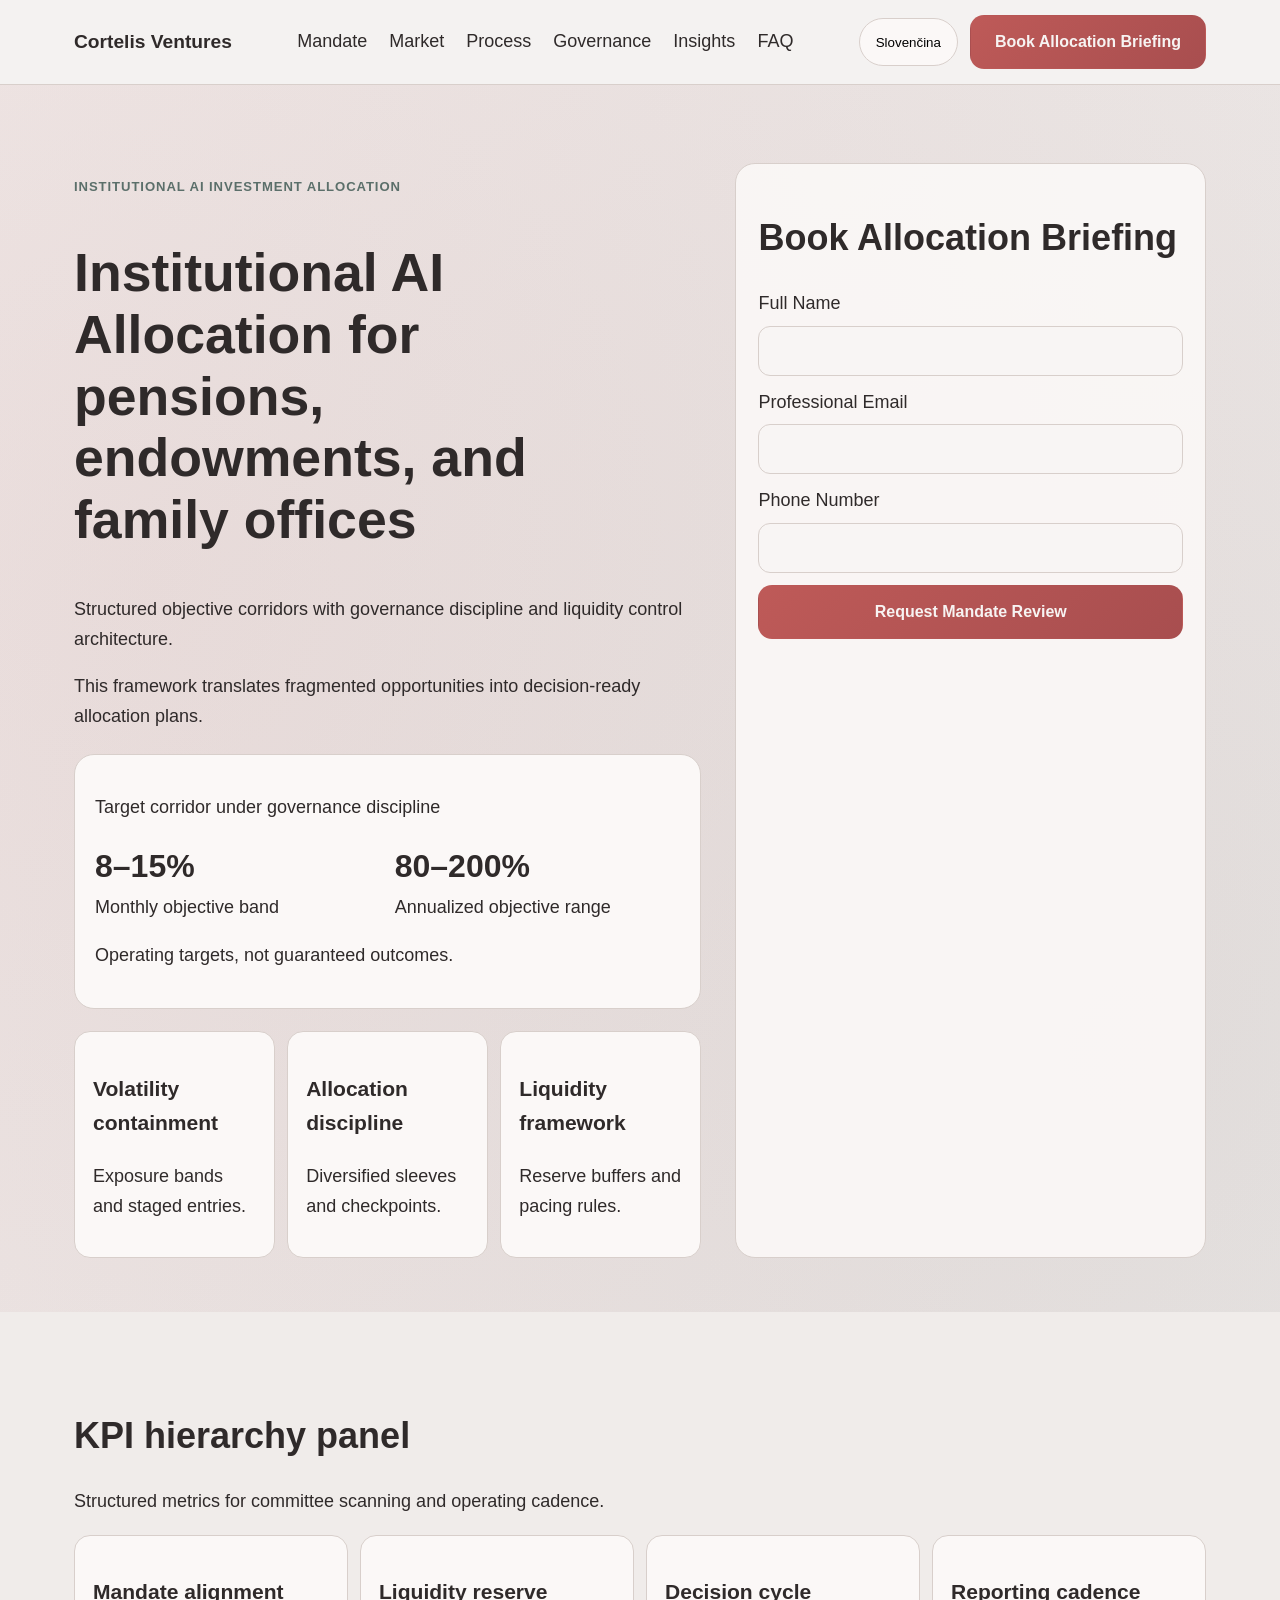
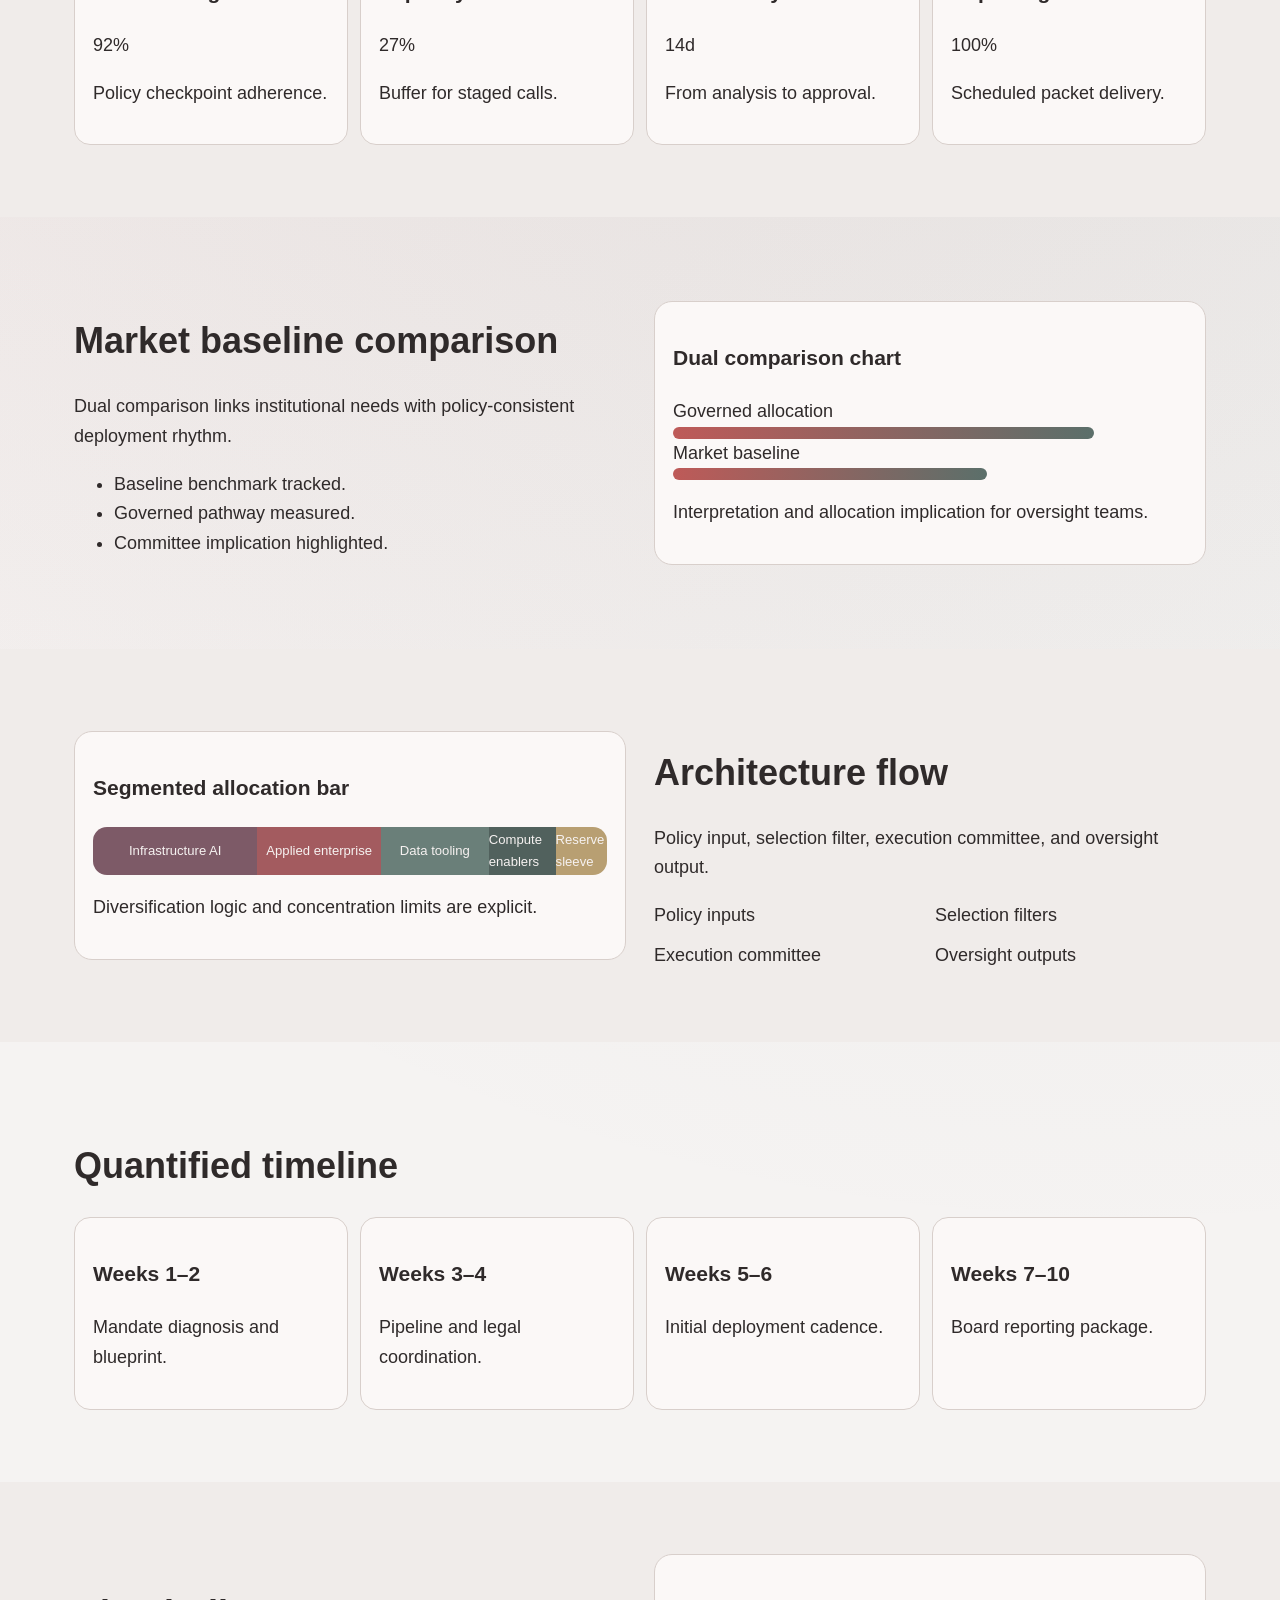
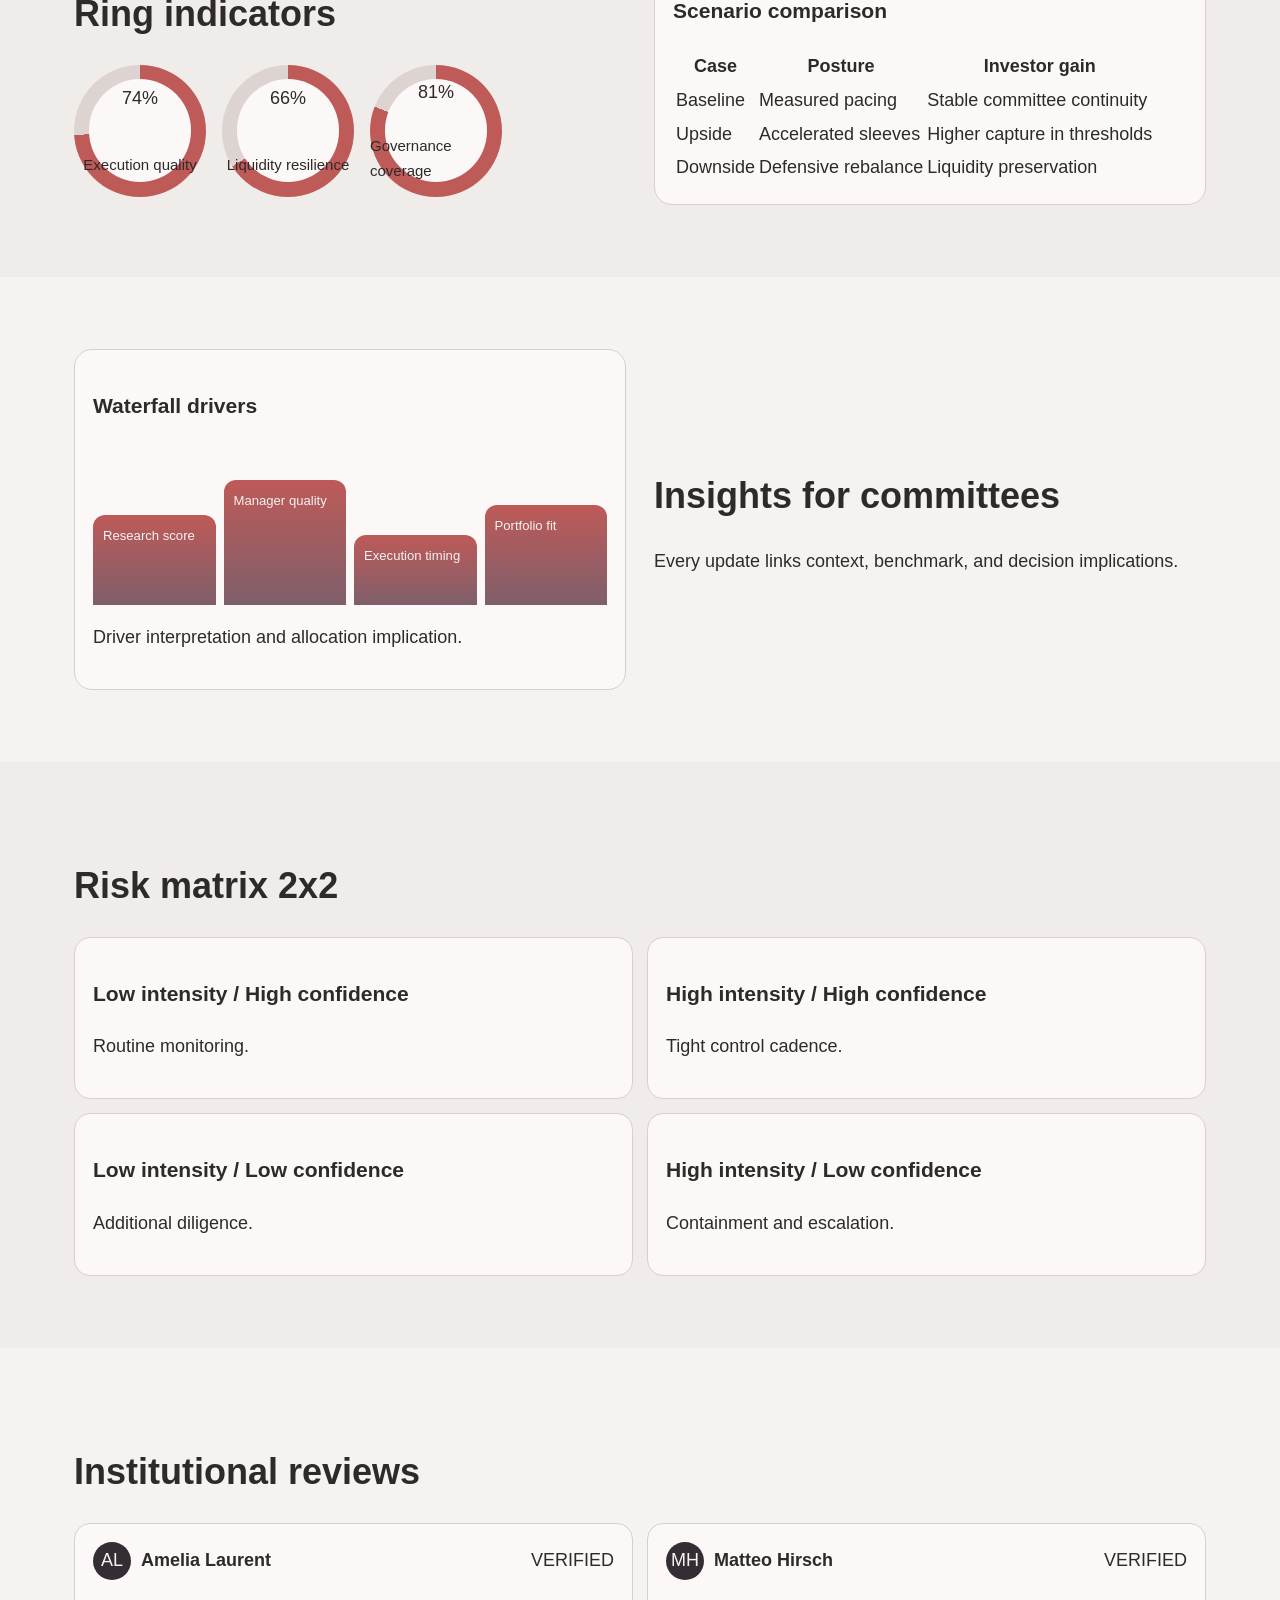
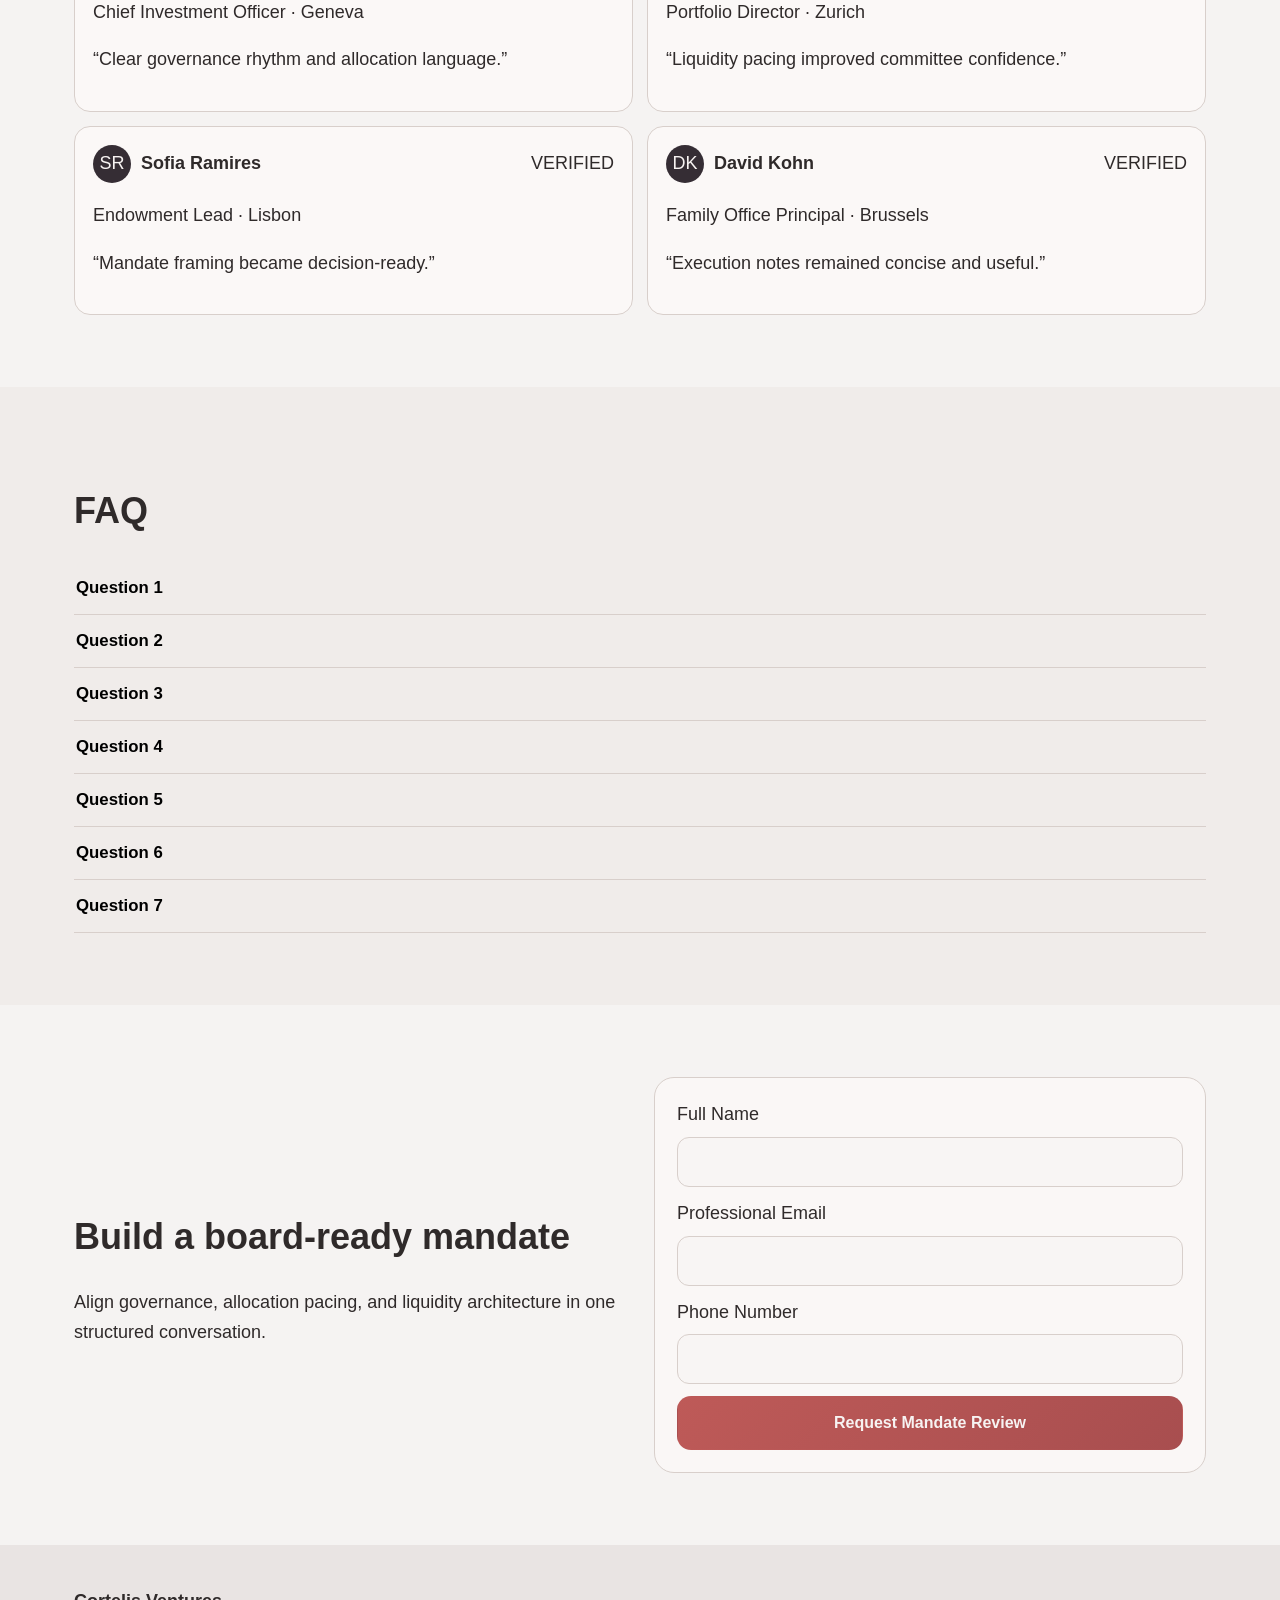
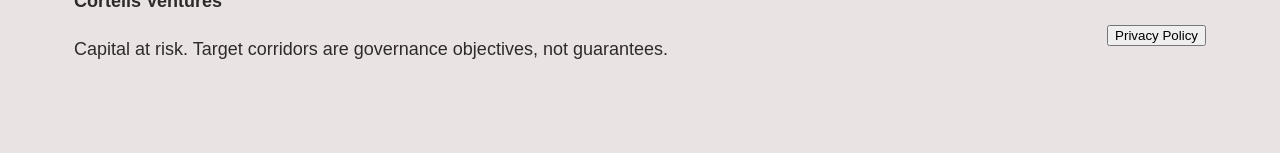
<file: sk/index.html>
<!doctype html>
<html lang="sk">
<head>
<meta charset="utf-8">
<meta name="viewport" content="width=device-width, initial-scale=1">
<title>Cortelis Ventures Slovenčina</title>
<meta name="description" content="Cortelis Ventures institutional AI allocation website for Slovenčina.">
<link rel="canonical" href="https://cortelisventures.com/sk/index.html">
<link rel="alternate" hreflang="en" href="https://cortelisventures.com/index.html">
<link rel="alternate" hreflang="de" href="https://cortelisventures.com/de/index.html">
<link rel="alternate" hreflang="fr" href="https://cortelisventures.com/fr/index.html">
<link rel="alternate" hreflang="es" href="https://cortelisventures.com/es/index.html">
<link rel="alternate" hreflang="it" href="https://cortelisventures.com/it/index.html">
<link rel="alternate" hreflang="tr" href="https://cortelisventures.com/tr/index.html">
<link rel="alternate" hreflang="pt" href="https://cortelisventures.com/pt/index.html">
<link rel="alternate" hreflang="ja" href="https://cortelisventures.com/jp/index.html">
<link rel="alternate" hreflang="sk" href="https://cortelisventures.com/sk/index.html">
<link rel="alternate" hreflang="nl-BE" href="https://cortelisventures.com/be/index.html">
<meta property="og:title" content="Cortelis Ventures Slovenčina">
<meta property="og:description" content="Institutional AI allocation">
<meta property="og:type" content="website">
<meta name="twitter:card" content="summary_large_image">
<meta name="twitter:title" content="Cortelis Ventures Slovenčina">
<meta name="twitter:description" content="Institutional AI allocation">
<link rel="stylesheet" href="../assets/style.css">
<script defer src="../assets/app.js">
</script>
</head>
<body>
<header class="site-header">
<div class="container header-bar">
<div class="brand">Cortelis Ventures</div>
<nav class="desktop-nav">
<a href="#s1">Mandate</a>
<a href="#s2">Market</a>
<a href="#s3">Process</a>
<a href="#s4">Governance</a>
<a href="#s5">Insights</a>
<a href="#s6">FAQ</a>
</nav>
<div class="header-actions">
<div class="lang-wrap">
<button class="lang-pill" aria-expanded="false">Slovenčina</button>
<div class="lang-menu">
<a href="../index.html">
<span class="flag-svg">
<svg viewBox="0 0 60 40">
<rect width="60" height="40" fill="#1f3f95"/>
</svg>
</span>English</a>
<a href="../de/index.html">
<span class="flag-svg">
<svg viewBox="0 0 60 40">
<rect width="60" height="13" fill="#111"/>
<rect y="13" width="60" height="14" fill="#c2262f"/>
<rect y="27" width="60" height="13" fill="#efc94c"/>
</svg>
</span>Deutsch</a>
<a href="../fr/index.html">
<span class="flag-svg">
<svg viewBox="0 0 60 40">
<rect width="20" height="40" fill="#2250a8"/>
<rect x="20" width="20" height="40" fill="#f3f3f2"/>
<rect x="40" width="20" height="40" fill="#d6374a"/>
</svg>
</span>Français</a>
<a href="../es/index.html">
<span class="flag-svg">
<svg viewBox="0 0 60 40">
<rect width="60" height="10" fill="#c2293d"/>
<rect y="10" width="60" height="20" fill="#efc949"/>
<rect y="30" width="60" height="10" fill="#c2293d"/>
</svg>
</span>Español</a>
<a href="../it/index.html">
<span class="flag-svg">
<svg viewBox="0 0 60 40">
<rect width="20" height="40" fill="#2e9d61"/>
<rect x="20" width="20" height="40" fill="#f4f4f3"/>
<rect x="40" width="20" height="40" fill="#c73445"/>
</svg>
</span>Italiano</a>
<a href="../tr/index.html">
<span class="flag-svg">
<svg viewBox="0 0 60 40">
<rect width="60" height="40" fill="#d4384d"/>
</svg>
</span>Türkçe</a>
<a href="../pt/index.html">
<span class="flag-svg">
<svg viewBox="0 0 60 40">
<rect width="24" height="40" fill="#267f4f"/>
<rect x="24" width="36" height="40" fill="#c03a49"/>
</svg>
</span>Português</a>
<a href="../jp/index.html">
<span class="flag-svg">
<svg viewBox="0 0 60 40">
<rect width="60" height="40" fill="#f7f6f4"/>
<circle cx="30" cy="20" r="9" fill="#c93b4f"/>
</svg>
</span>日本語</a>
<a href="../sk/index.html">
<span class="flag-svg">
<svg viewBox="0 0 60 40">
<rect width="60" height="13" fill="#f4f4f2"/>
<rect y="13" width="60" height="14" fill="#2a5cb0"/>
<rect y="27" width="60" height="13" fill="#c83a4d"/>
</svg>
</span>Slovenčina</a>
<a href="../be/index.html">
<span class="flag-svg">
<svg viewBox="0 0 60 40">
<rect width="60" height="13" fill="#1b1b1a"/>
<rect y="13" width="60" height="14" fill="#f0c64b"/>
<rect y="27" width="60" height="13" fill="#d03f4d"/>
</svg>
</span>Nederlands</a>
</div>
</div>
<a class="btn btn-primary" href="#lead-form-top">Book Allocation Briefing</a>
<button class="burger" aria-label="Menu" aria-expanded="false">
<span>
</span>
<span>
</span>
<span>
</span>
</button>
</div>
</div>
</header>
<div class="mobile-drawer" aria-hidden="true">
<div class="drawer-panel">
<button class="drawer-close" aria-label="Close">×</button>
<nav class="drawer-nav">
<a href="#s1">Mandate</a>
<a href="#s2">Market</a>
<a href="#s3">Process</a>
<a href="#s4">Governance</a>
<a href="#s5">Insights</a>
<a href="#s6">FAQ</a>
<a href="../index.html">English</a>
<a href="../de/index.html">Deutsch</a>
<a href="../fr/index.html">Français</a>
<a href="../es/index.html">Español</a>
<a href="../it/index.html">Italiano</a>
<a href="../tr/index.html">Türkçe</a>
<a href="../pt/index.html">Português</a>
<a href="../jp/index.html">日本語</a>
<a href="../sk/index.html">Slovenčina</a>
<a href="../be/index.html">Nederlands</a>
<a class="btn btn-primary" href="#lead-form-top">Book Allocation Briefing</a>
</nav>
</div>
</div>
<main>
<section class="hero" id="s1">
<div class="container hero-grid">
<div>
<p class="eyebrow">Institutional AI investment allocation</p>
<h1>Institutional AI Allocation for pensions, endowments, and family offices</h1>
<p>Structured objective corridors with governance discipline and liquidity control architecture.</p>
<p>This framework translates fragmented opportunities into decision-ready allocation plans.</p>
<div class="return-module">
<p class="micro">Target corridor under governance discipline</p>
<div class="return-values">
<div>
<strong>8–15%</strong>
<span>Monthly objective band</span>
</div>
<div>
<strong>80–200%</strong>
<span>Annualized objective range</span>
</div>
</div>
<p class="micro">Operating targets, not guaranteed outcomes.</p>
</div>
<div class="summary-cards">
<article>
<h3>Volatility containment</h3>
<p>Exposure bands and staged entries.</p>
</article>
<article>
<h3>Allocation discipline</h3>
<p>Diversified sleeves and checkpoints.</p>
</article>
<article>
<h3>Liquidity framework</h3>
<p>Reserve buffers and pacing rules.</p>
</article>
</div>
</div>
<div class="form-card" id="lead-form-top">
<h2>Book Allocation Briefing</h2>
<form>
<label>Full Name<input type="text" aria-label="Full Name" required>
</label>
<label>Professional Email<input type="email" aria-label="Professional Email" required>
</label>
<label>Phone Number<input type="tel" aria-label="Phone Number" required>
</label>
<button class="btn btn-primary" type="submit">Request Mandate Review</button>
</form>
</div>
</div>
</section>
<section class="kpi-strip" id="s2">
<div class="container">
<h2>KPI hierarchy panel</h2>
<p>Structured metrics for committee scanning and operating cadence.</p>
<div class="kpi-grid">
<article>
<h3>Mandate alignment</h3>
<p class="value">92%</p>
<p>Policy checkpoint adherence.</p>
</article>
<article>
<h3>Liquidity reserve</h3>
<p class="value">27%</p>
<p>Buffer for staged calls.</p>
</article>
<article>
<h3>Decision cycle</h3>
<p class="value">14d</p>
<p>From analysis to approval.</p>
</article>
<article>
<h3>Reporting cadence</h3>
<p class="value">100%</p>
<p>Scheduled packet delivery.</p>
</article>
</div>
</div>
</section>
<section class="market" id="s3">
<div class="container split">
<div>
<h2>Market baseline comparison</h2>
<p>Dual comparison links institutional needs with policy-consistent deployment rhythm.</p>
<ul>
<li>Baseline benchmark tracked.</li>
<li>Governed pathway measured.</li>
<li>Committee implication highlighted.</li>
</ul>
</div>
<div class="comparison-card">
<h3>Dual comparison chart</h3>
<div class="bars">
<div>
<span>Governed allocation</span>
<i style="--w:82%">
</i>
</div>
<div>
<span>Market baseline</span>
<i style="--w:61%">
</i>
</div>
</div>
<p>Interpretation and allocation implication for oversight teams.</p>
</div>
</div>
</section>
<section class="model" id="s4">
<div class="container split reverse">
<div class="stacked-bar">
<h3>Segmented allocation bar</h3>
<div class="segments">
<span style="--seg:32">Infrastructure AI</span>
<span style="--seg:24">Applied enterprise</span>
<span style="--seg:21">Data tooling</span>
<span style="--seg:13">Compute enablers</span>
<span style="--seg:10">Reserve sleeve</span>
</div>
<p>Diversification logic and concentration limits are explicit.</p>
</div>
<div>
<h2>Architecture flow</h2>
<p>Policy input, selection filter, execution committee, and oversight output.</p>
<div class="flow">
<div>Policy inputs</div>
<div>Selection filters</div>
<div>Execution committee</div>
<div>Oversight outputs</div>
</div>
</div>
</div>
</section>
<section class="timeline" id="s5">
<div class="container">
<h2>Quantified timeline</h2>
<div class="timeline-grid">
<article>
<h3>Weeks 1–2</h3>
<p>Mandate diagnosis and blueprint.</p>
</article>
<article>
<h3>Weeks 3–4</h3>
<p>Pipeline and legal coordination.</p>
</article>
<article>
<h3>Weeks 5–6</h3>
<p>Initial deployment cadence.</p>
</article>
<article>
<h3>Weeks 7–10</h3>
<p>Board reporting package.</p>
</article>
</div>
</div>
</section>
<section class="metrics" id="s6">
<div class="container split">
<div>
<h2>Ring indicators</h2>
<div class="rings">
<div class="ring" style="--p:74">
<span>74%</span>
<small>Execution quality</small>
</div>
<div class="ring" style="--p:66">
<span>66%</span>
<small>Liquidity resilience</small>
</div>
<div class="ring" style="--p:81">
<span>81%</span>
<small>Governance coverage</small>
</div>
</div>
</div>
<div class="table-card">
<h3>Scenario comparison</h3>
<table>
<thead>
<tr>
<th>Case</th>
<th>Posture</th>
<th>Investor gain</th>
</tr>
</thead>
<tbody>
<tr>
<td>Baseline</td>
<td>Measured pacing</td>
<td>Stable committee continuity</td>
</tr>
<tr>
<td>Upside</td>
<td>Accelerated sleeves</td>
<td>Higher capture in thresholds</td>
</tr>
<tr>
<td>Downside</td>
<td>Defensive rebalance</td>
<td>Liquidity preservation</td>
</tr>
</tbody>
</table>
</div>
</div>
</section>
<section class="insights" id="s7">
<div class="container split reverse">
<div class="waterfall">
<h3>Waterfall drivers</h3>
<div class="wf-bars">
<span style="--h:18">Research score</span>
<span style="--h:25">Manager quality</span>
<span style="--h:14">Execution timing</span>
<span style="--h:20">Portfolio fit</span>
</div>
<p>Driver interpretation and allocation implication.</p>
</div>
<div>
<h2>Insights for committees</h2>
<p>Every update links context, benchmark, and decision implications.</p>
</div>
</div>
</section>
<section class="risk" id="s8">
<div class="container">
<h2>Risk matrix 2x2</h2>
<div class="matrix">
<div>
<h3>Low intensity / High confidence</h3>
<p>Routine monitoring.</p>
</div>
<div>
<h3>High intensity / High confidence</h3>
<p>Tight control cadence.</p>
</div>
<div>
<h3>Low intensity / Low confidence</h3>
<p>Additional diligence.</p>
</div>
<div>
<h3>High intensity / Low confidence</h3>
<p>Containment and escalation.</p>
</div>
</div>
</div>
</section>
<section class="reviews" id="s9">
<div class="container">
<h2>Institutional reviews</h2>
<div class="review-grid">
<article>
<div class="review-head">
<span class="avatar">AL</span>
<strong>Amelia Laurent</strong>
<em>VERIFIED</em>
</div>
<p class="role">Chief Investment Officer · Geneva</p>
<p>“Clear governance rhythm and allocation language.”</p>
</article>
<article>
<div class="review-head">
<span class="avatar">MH</span>
<strong>Matteo Hirsch</strong>
<em>VERIFIED</em>
</div>
<p class="role">Portfolio Director · Zurich</p>
<p>“Liquidity pacing improved committee confidence.”</p>
</article>
<article>
<div class="review-head">
<span class="avatar">SR</span>
<strong>Sofia Ramires</strong>
<em>VERIFIED</em>
</div>
<p class="role">Endowment Lead · Lisbon</p>
<p>“Mandate framing became decision-ready.”</p>
</article>
<article>
<div class="review-head">
<span class="avatar">DK</span>
<strong>David Kohn</strong>
<em>VERIFIED</em>
</div>
<p class="role">Family Office Principal · Brussels</p>
<p>“Execution notes remained concise and useful.”</p>
</article>
</div>
</div>
</section>
<section class="faq" id="s10">
<div class="container">
<h2>FAQ</h2>
<div class="faq-item">
<button class="faq-question" aria-expanded="false">Question 1</button>
<div class="faq-answer">
<p>Answer block 1 for institutional committees and operating teams.</p>
</div>
</div>
<div class="faq-item">
<button class="faq-question" aria-expanded="false">Question 2</button>
<div class="faq-answer">
<p>Answer block 2 for institutional committees and operating teams.</p>
</div>
</div>
<div class="faq-item">
<button class="faq-question" aria-expanded="false">Question 3</button>
<div class="faq-answer">
<p>Answer block 3 for institutional committees and operating teams.</p>
</div>
</div>
<div class="faq-item">
<button class="faq-question" aria-expanded="false">Question 4</button>
<div class="faq-answer">
<p>Answer block 4 for institutional committees and operating teams.</p>
</div>
</div>
<div class="faq-item">
<button class="faq-question" aria-expanded="false">Question 5</button>
<div class="faq-answer">
<p>Answer block 5 for institutional committees and operating teams.</p>
</div>
</div>
<div class="faq-item">
<button class="faq-question" aria-expanded="false">Question 6</button>
<div class="faq-answer">
<p>Answer block 6 for institutional committees and operating teams.</p>
</div>
</div>
<div class="faq-item">
<button class="faq-question" aria-expanded="false">Question 7</button>
<div class="faq-answer">
<p>Answer block 7 for institutional committees and operating teams.</p>
</div>
</div>
</div>
</section>
<section class="final-cta" id="s11">
<div class="container split">
<div>
<h2>Build a board-ready mandate</h2>
<p>Align governance, allocation pacing, and liquidity architecture in one structured conversation.</p>
</div>
<div class="form-card">
<form>
<label>Full Name<input type="text" aria-label="Full Name" required>
</label>
<label>Professional Email<input type="email" aria-label="Professional Email" required>
</label>
<label>Phone Number<input type="tel" aria-label="Phone Number" required>
</label>
<button class="btn btn-primary" type="submit">Request Mandate Review</button>
</form>
</div>
</div>
</section>
</main>
<footer>
<div class="container footer-wrap">
<div>
<strong>Cortelis Ventures</strong>
<p>Capital at risk. Target corridors are governance objectives, not guarantees.</p>
</div>
<button class="privacy-open">Privacy Policy</button>
</div>
</footer>
<div class="privacy-modal" aria-hidden="true">
<div class="privacy-dialog" role="dialog" aria-modal="true" aria-label="Privacy Policy">
<button class="privacy-x" aria-label="Close">×</button>
<h2>Privacy Policy</h2>
<div class="privacy-content">
<h3>Introduction</h3>
<p>Structured policy text for Introduction with governance language and contact details.</p>
<h3>Data collection</h3>
<p>Structured policy text for Data collection with governance language and contact details.</p>
<h3>Legal basis</h3>
<p>Structured policy text for Legal basis with governance language and contact details.</p>
<h3>Cookies</h3>
<p>Structured policy text for Cookies with governance language and contact details.</p>
<h3>Retention</h3>
<p>Structured policy text for Retention with governance language and contact details.</p>
<h3>Third-party sharing</h3>
<p>Structured policy text for Third-party sharing with governance language and contact details.</p>
<h3>Security</h3>
<p>Structured policy text for Security with governance language and contact details.</p>
<h3>User rights</h3>
<p>Structured policy text for User rights with governance language and contact details.</p>
<h3>International transfers</h3>
<p>Structured policy text for International transfers with governance language and contact details.</p>
<h3>Industry risk disclosure</h3>
<p>Structured policy text for Industry risk disclosure with governance language and contact details.</p>
<h3>Contact</h3>
<p>Structured policy text for Contact with governance language and contact details.</p>
</div>
<div class="privacy-footer">
<button class="btn btn-secondary privacy-close">Close</button>
</div>
</div>
</div>
<script type="application/ld+json">{"@context": "https://schema.org", "@graph": [{"@type": "Organization", "name": "Cortelis Ventures"}, {"@type": "WebSite", "name": "Cortelis Ventures"}, {"@type": "FAQPage", "mainEntity": [{"@type": "Question", "name": "Question 1", "acceptedAnswer": {"@type": "Answer", "text": "Answer block 1"}}]}, {"@type": "Review", "author": {"@type": "Person", "name": "Amelia Laurent"}, "reviewBody": "Governance quality improved."}]}</script>
</body>
</html>
</file>
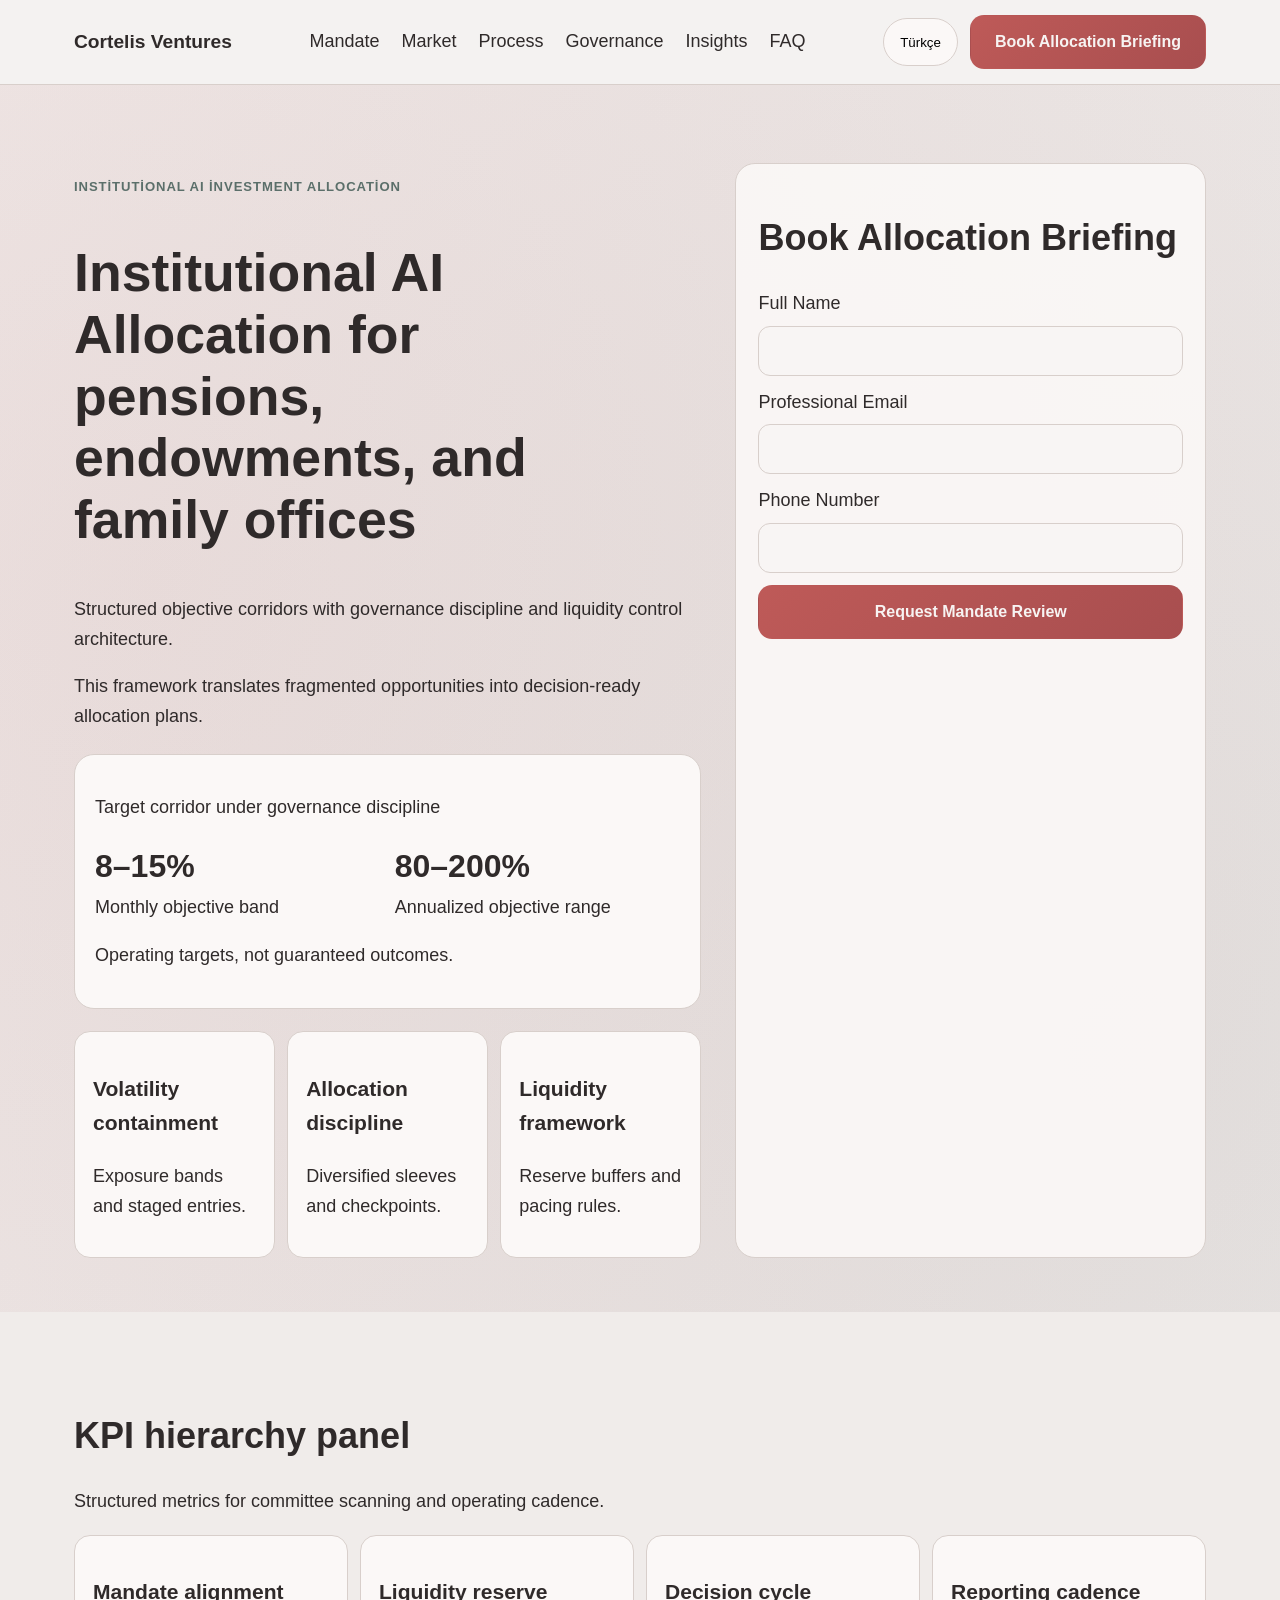
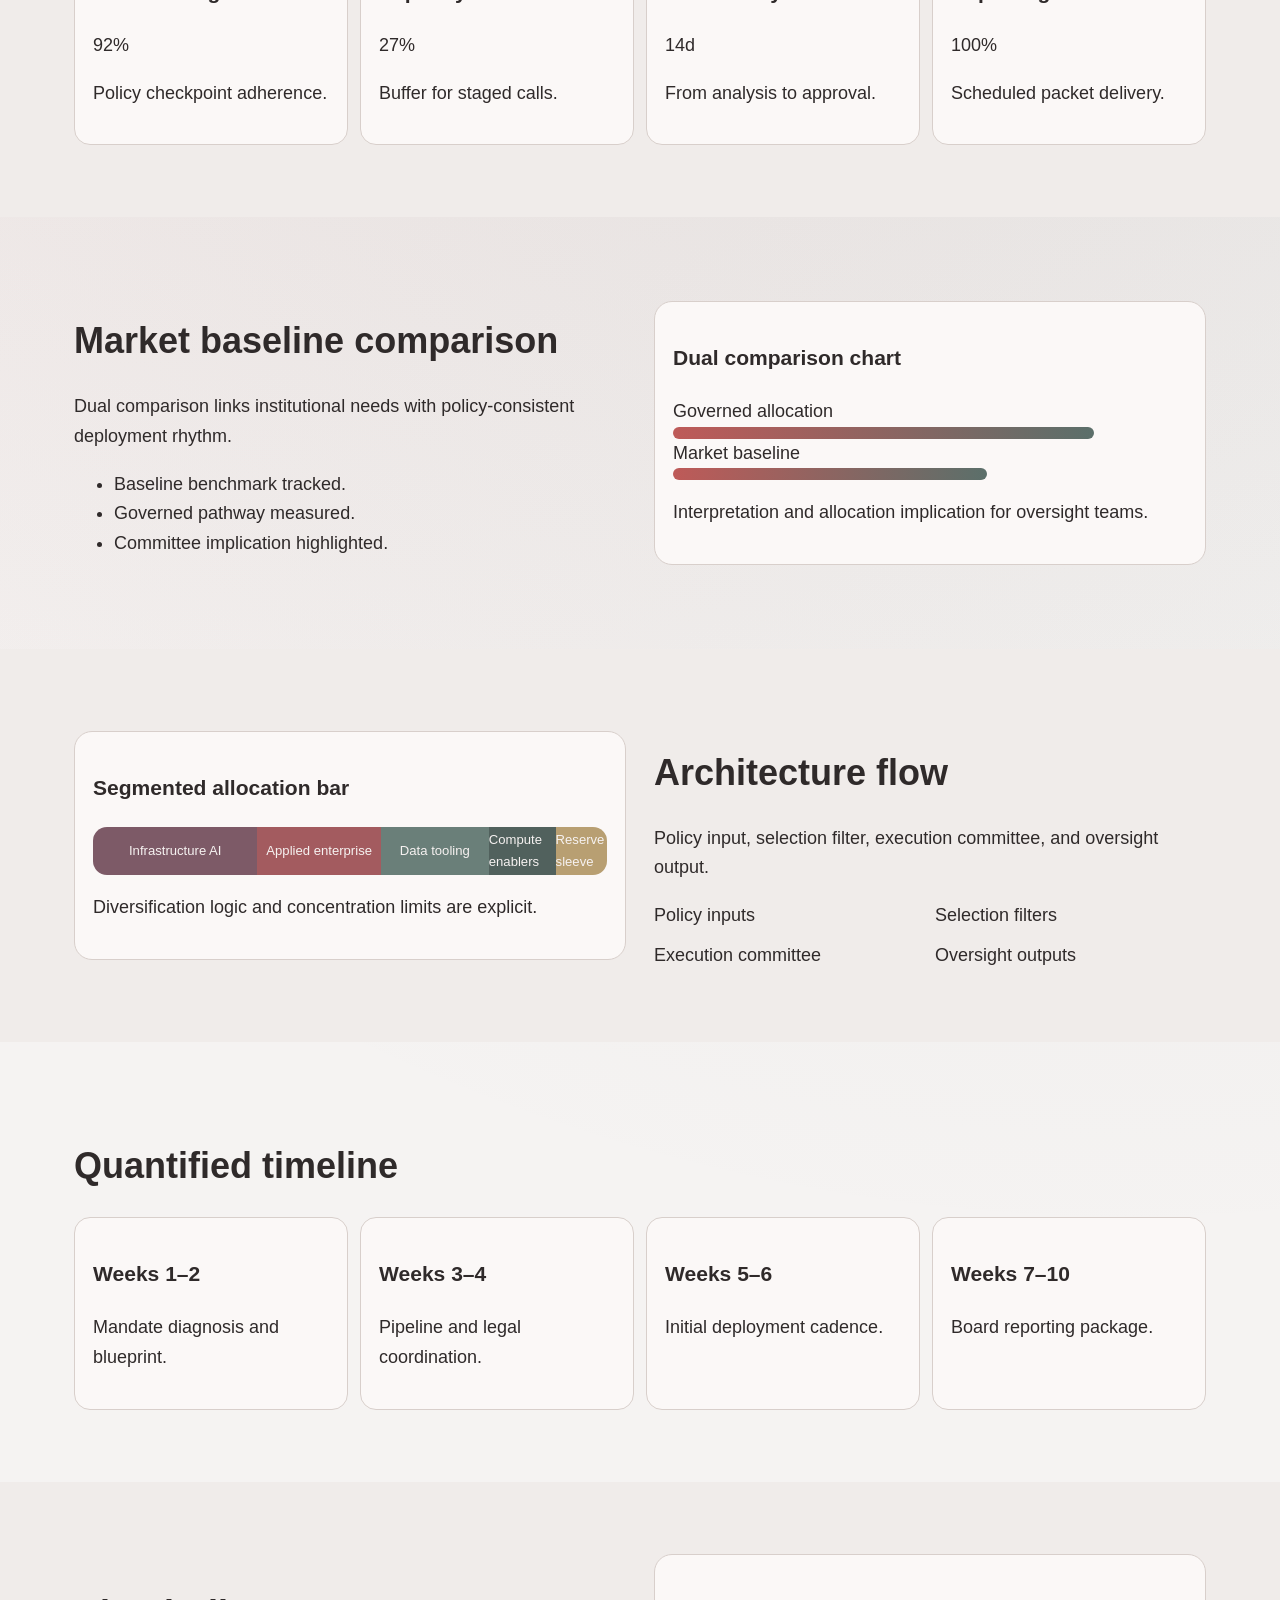
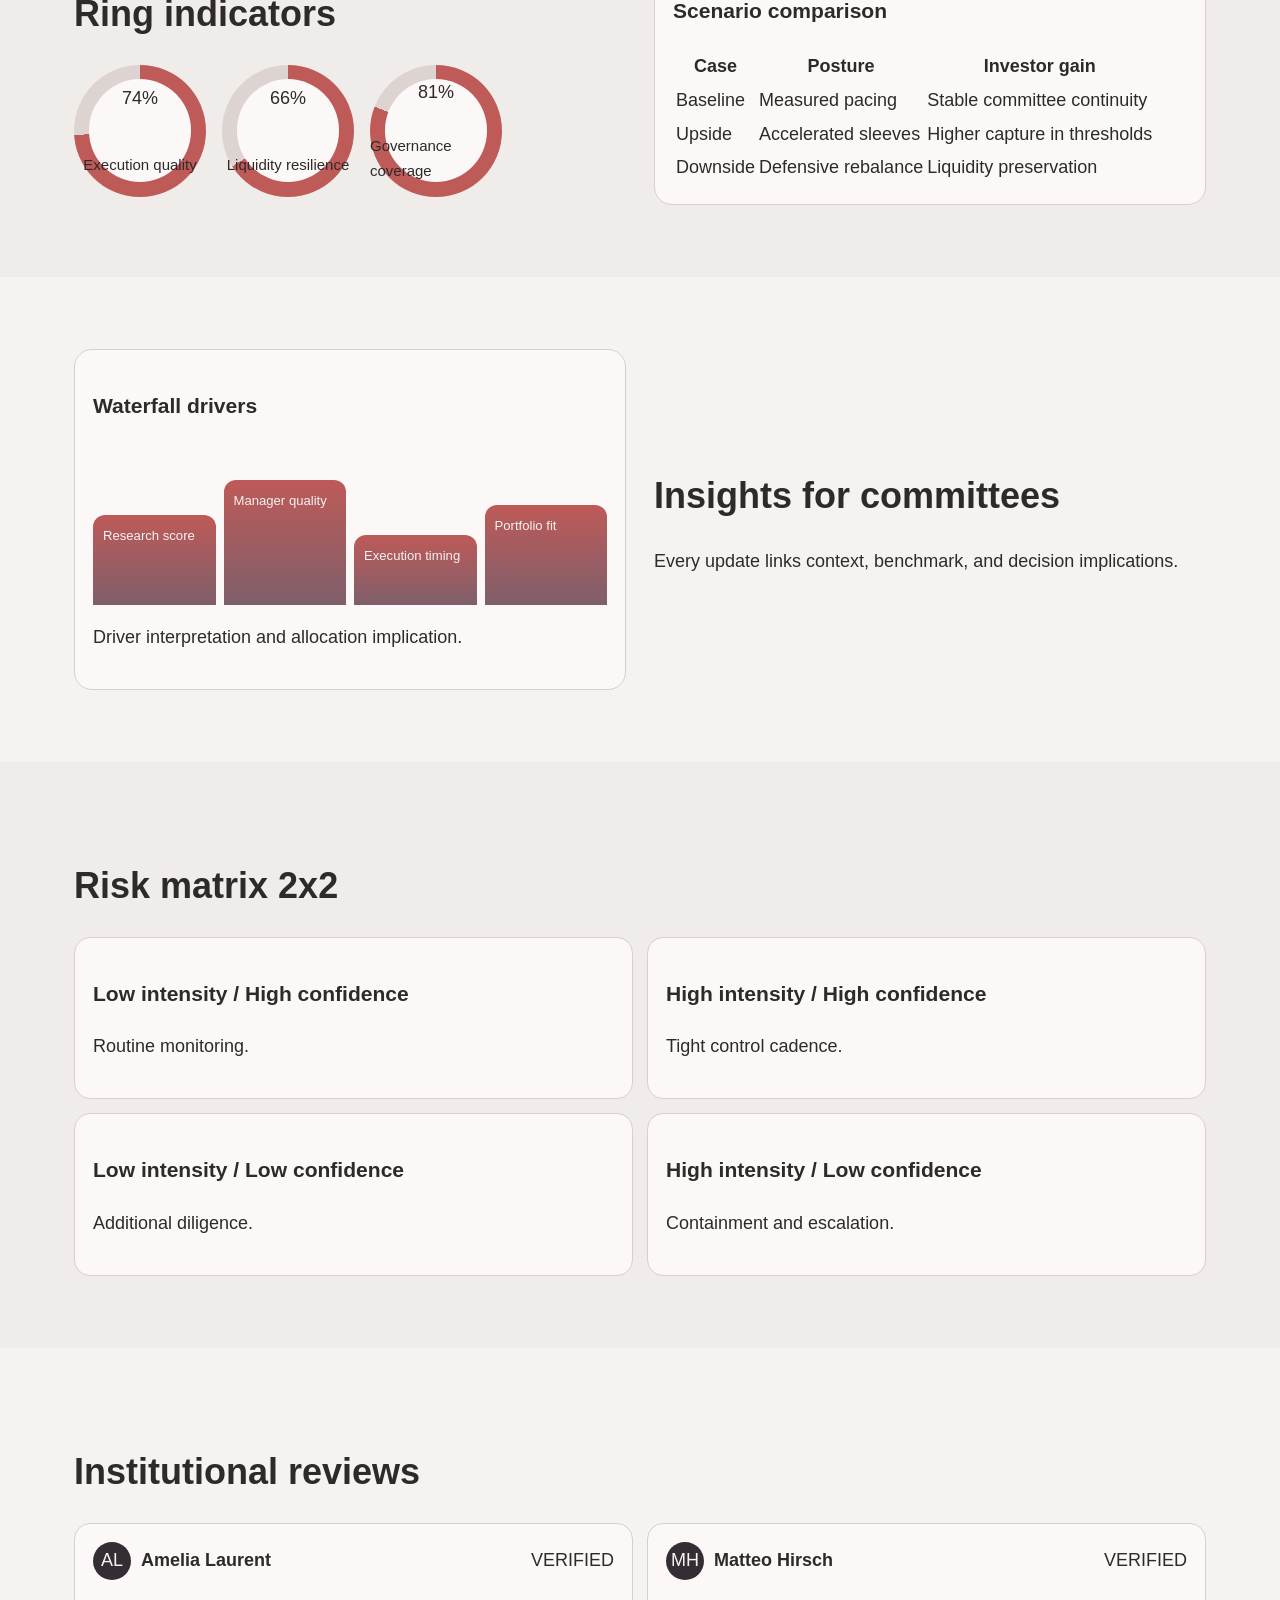
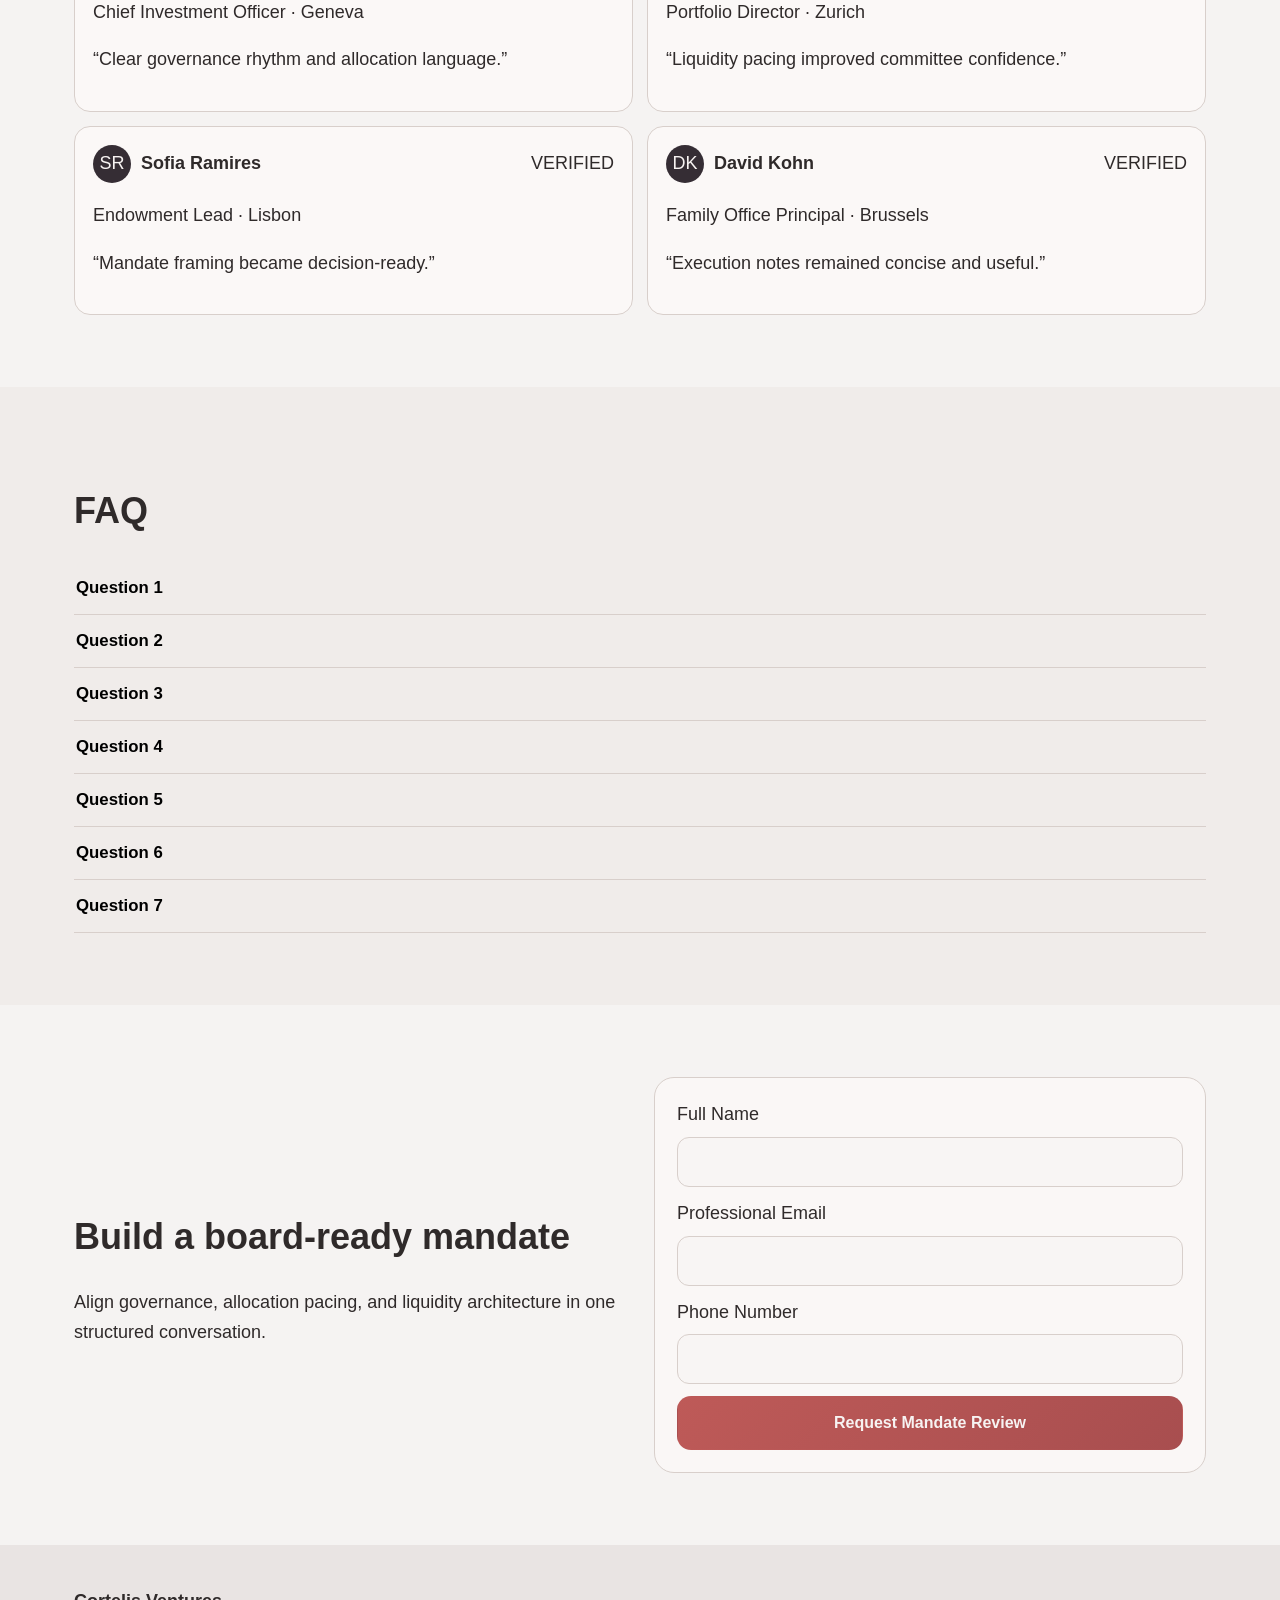
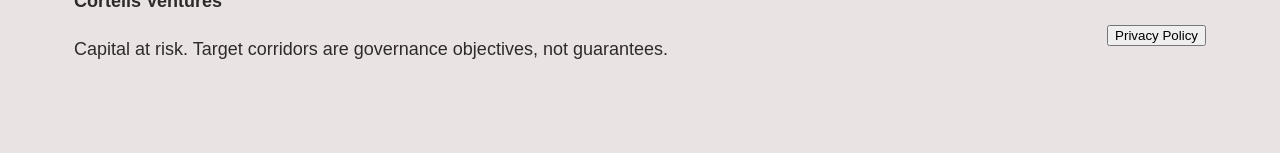
<file: tr/index.html>
<!doctype html>
<html lang="tr">
<head>
<meta charset="utf-8">
<meta name="viewport" content="width=device-width, initial-scale=1">
<title>Cortelis Ventures Türkçe</title>
<meta name="description" content="Cortelis Ventures institutional AI allocation website for Türkçe.">
<link rel="canonical" href="https://cortelisventures.com/tr/index.html">
<link rel="alternate" hreflang="en" href="https://cortelisventures.com/index.html">
<link rel="alternate" hreflang="de" href="https://cortelisventures.com/de/index.html">
<link rel="alternate" hreflang="fr" href="https://cortelisventures.com/fr/index.html">
<link rel="alternate" hreflang="es" href="https://cortelisventures.com/es/index.html">
<link rel="alternate" hreflang="it" href="https://cortelisventures.com/it/index.html">
<link rel="alternate" hreflang="tr" href="https://cortelisventures.com/tr/index.html">
<link rel="alternate" hreflang="pt" href="https://cortelisventures.com/pt/index.html">
<link rel="alternate" hreflang="ja" href="https://cortelisventures.com/jp/index.html">
<link rel="alternate" hreflang="sk" href="https://cortelisventures.com/sk/index.html">
<link rel="alternate" hreflang="nl-BE" href="https://cortelisventures.com/be/index.html">
<meta property="og:title" content="Cortelis Ventures Türkçe">
<meta property="og:description" content="Institutional AI allocation">
<meta property="og:type" content="website">
<meta name="twitter:card" content="summary_large_image">
<meta name="twitter:title" content="Cortelis Ventures Türkçe">
<meta name="twitter:description" content="Institutional AI allocation">
<link rel="stylesheet" href="../assets/style.css">
<script defer src="../assets/app.js">
</script>
</head>
<body>
<header class="site-header">
<div class="container header-bar">
<div class="brand">Cortelis Ventures</div>
<nav class="desktop-nav">
<a href="#s1">Mandate</a>
<a href="#s2">Market</a>
<a href="#s3">Process</a>
<a href="#s4">Governance</a>
<a href="#s5">Insights</a>
<a href="#s6">FAQ</a>
</nav>
<div class="header-actions">
<div class="lang-wrap">
<button class="lang-pill" aria-expanded="false">Türkçe</button>
<div class="lang-menu">
<a href="../index.html">
<span class="flag-svg">
<svg viewBox="0 0 60 40">
<rect width="60" height="40" fill="#1f3f95"/>
</svg>
</span>English</a>
<a href="../de/index.html">
<span class="flag-svg">
<svg viewBox="0 0 60 40">
<rect width="60" height="13" fill="#111"/>
<rect y="13" width="60" height="14" fill="#c2262f"/>
<rect y="27" width="60" height="13" fill="#efc94c"/>
</svg>
</span>Deutsch</a>
<a href="../fr/index.html">
<span class="flag-svg">
<svg viewBox="0 0 60 40">
<rect width="20" height="40" fill="#2250a8"/>
<rect x="20" width="20" height="40" fill="#f3f3f2"/>
<rect x="40" width="20" height="40" fill="#d6374a"/>
</svg>
</span>Français</a>
<a href="../es/index.html">
<span class="flag-svg">
<svg viewBox="0 0 60 40">
<rect width="60" height="10" fill="#c2293d"/>
<rect y="10" width="60" height="20" fill="#efc949"/>
<rect y="30" width="60" height="10" fill="#c2293d"/>
</svg>
</span>Español</a>
<a href="../it/index.html">
<span class="flag-svg">
<svg viewBox="0 0 60 40">
<rect width="20" height="40" fill="#2e9d61"/>
<rect x="20" width="20" height="40" fill="#f4f4f3"/>
<rect x="40" width="20" height="40" fill="#c73445"/>
</svg>
</span>Italiano</a>
<a href="../tr/index.html">
<span class="flag-svg">
<svg viewBox="0 0 60 40">
<rect width="60" height="40" fill="#d4384d"/>
</svg>
</span>Türkçe</a>
<a href="../pt/index.html">
<span class="flag-svg">
<svg viewBox="0 0 60 40">
<rect width="24" height="40" fill="#267f4f"/>
<rect x="24" width="36" height="40" fill="#c03a49"/>
</svg>
</span>Português</a>
<a href="../jp/index.html">
<span class="flag-svg">
<svg viewBox="0 0 60 40">
<rect width="60" height="40" fill="#f7f6f4"/>
<circle cx="30" cy="20" r="9" fill="#c93b4f"/>
</svg>
</span>日本語</a>
<a href="../sk/index.html">
<span class="flag-svg">
<svg viewBox="0 0 60 40">
<rect width="60" height="13" fill="#f4f4f2"/>
<rect y="13" width="60" height="14" fill="#2a5cb0"/>
<rect y="27" width="60" height="13" fill="#c83a4d"/>
</svg>
</span>Slovenčina</a>
<a href="../be/index.html">
<span class="flag-svg">
<svg viewBox="0 0 60 40">
<rect width="60" height="13" fill="#1b1b1a"/>
<rect y="13" width="60" height="14" fill="#f0c64b"/>
<rect y="27" width="60" height="13" fill="#d03f4d"/>
</svg>
</span>Nederlands</a>
</div>
</div>
<a class="btn btn-primary" href="#lead-form-top">Book Allocation Briefing</a>
<button class="burger" aria-label="Menu" aria-expanded="false">
<span>
</span>
<span>
</span>
<span>
</span>
</button>
</div>
</div>
</header>
<div class="mobile-drawer" aria-hidden="true">
<div class="drawer-panel">
<button class="drawer-close" aria-label="Close">×</button>
<nav class="drawer-nav">
<a href="#s1">Mandate</a>
<a href="#s2">Market</a>
<a href="#s3">Process</a>
<a href="#s4">Governance</a>
<a href="#s5">Insights</a>
<a href="#s6">FAQ</a>
<a href="../index.html">English</a>
<a href="../de/index.html">Deutsch</a>
<a href="../fr/index.html">Français</a>
<a href="../es/index.html">Español</a>
<a href="../it/index.html">Italiano</a>
<a href="../tr/index.html">Türkçe</a>
<a href="../pt/index.html">Português</a>
<a href="../jp/index.html">日本語</a>
<a href="../sk/index.html">Slovenčina</a>
<a href="../be/index.html">Nederlands</a>
<a class="btn btn-primary" href="#lead-form-top">Book Allocation Briefing</a>
</nav>
</div>
</div>
<main>
<section class="hero" id="s1">
<div class="container hero-grid">
<div>
<p class="eyebrow">Institutional AI investment allocation</p>
<h1>Institutional AI Allocation for pensions, endowments, and family offices</h1>
<p>Structured objective corridors with governance discipline and liquidity control architecture.</p>
<p>This framework translates fragmented opportunities into decision-ready allocation plans.</p>
<div class="return-module">
<p class="micro">Target corridor under governance discipline</p>
<div class="return-values">
<div>
<strong>8–15%</strong>
<span>Monthly objective band</span>
</div>
<div>
<strong>80–200%</strong>
<span>Annualized objective range</span>
</div>
</div>
<p class="micro">Operating targets, not guaranteed outcomes.</p>
</div>
<div class="summary-cards">
<article>
<h3>Volatility containment</h3>
<p>Exposure bands and staged entries.</p>
</article>
<article>
<h3>Allocation discipline</h3>
<p>Diversified sleeves and checkpoints.</p>
</article>
<article>
<h3>Liquidity framework</h3>
<p>Reserve buffers and pacing rules.</p>
</article>
</div>
</div>
<div class="form-card" id="lead-form-top">
<h2>Book Allocation Briefing</h2>
<form>
<label>Full Name<input type="text" aria-label="Full Name" required>
</label>
<label>Professional Email<input type="email" aria-label="Professional Email" required>
</label>
<label>Phone Number<input type="tel" aria-label="Phone Number" required>
</label>
<button class="btn btn-primary" type="submit">Request Mandate Review</button>
</form>
</div>
</div>
</section>
<section class="kpi-strip" id="s2">
<div class="container">
<h2>KPI hierarchy panel</h2>
<p>Structured metrics for committee scanning and operating cadence.</p>
<div class="kpi-grid">
<article>
<h3>Mandate alignment</h3>
<p class="value">92%</p>
<p>Policy checkpoint adherence.</p>
</article>
<article>
<h3>Liquidity reserve</h3>
<p class="value">27%</p>
<p>Buffer for staged calls.</p>
</article>
<article>
<h3>Decision cycle</h3>
<p class="value">14d</p>
<p>From analysis to approval.</p>
</article>
<article>
<h3>Reporting cadence</h3>
<p class="value">100%</p>
<p>Scheduled packet delivery.</p>
</article>
</div>
</div>
</section>
<section class="market" id="s3">
<div class="container split">
<div>
<h2>Market baseline comparison</h2>
<p>Dual comparison links institutional needs with policy-consistent deployment rhythm.</p>
<ul>
<li>Baseline benchmark tracked.</li>
<li>Governed pathway measured.</li>
<li>Committee implication highlighted.</li>
</ul>
</div>
<div class="comparison-card">
<h3>Dual comparison chart</h3>
<div class="bars">
<div>
<span>Governed allocation</span>
<i style="--w:82%">
</i>
</div>
<div>
<span>Market baseline</span>
<i style="--w:61%">
</i>
</div>
</div>
<p>Interpretation and allocation implication for oversight teams.</p>
</div>
</div>
</section>
<section class="model" id="s4">
<div class="container split reverse">
<div class="stacked-bar">
<h3>Segmented allocation bar</h3>
<div class="segments">
<span style="--seg:32">Infrastructure AI</span>
<span style="--seg:24">Applied enterprise</span>
<span style="--seg:21">Data tooling</span>
<span style="--seg:13">Compute enablers</span>
<span style="--seg:10">Reserve sleeve</span>
</div>
<p>Diversification logic and concentration limits are explicit.</p>
</div>
<div>
<h2>Architecture flow</h2>
<p>Policy input, selection filter, execution committee, and oversight output.</p>
<div class="flow">
<div>Policy inputs</div>
<div>Selection filters</div>
<div>Execution committee</div>
<div>Oversight outputs</div>
</div>
</div>
</div>
</section>
<section class="timeline" id="s5">
<div class="container">
<h2>Quantified timeline</h2>
<div class="timeline-grid">
<article>
<h3>Weeks 1–2</h3>
<p>Mandate diagnosis and blueprint.</p>
</article>
<article>
<h3>Weeks 3–4</h3>
<p>Pipeline and legal coordination.</p>
</article>
<article>
<h3>Weeks 5–6</h3>
<p>Initial deployment cadence.</p>
</article>
<article>
<h3>Weeks 7–10</h3>
<p>Board reporting package.</p>
</article>
</div>
</div>
</section>
<section class="metrics" id="s6">
<div class="container split">
<div>
<h2>Ring indicators</h2>
<div class="rings">
<div class="ring" style="--p:74">
<span>74%</span>
<small>Execution quality</small>
</div>
<div class="ring" style="--p:66">
<span>66%</span>
<small>Liquidity resilience</small>
</div>
<div class="ring" style="--p:81">
<span>81%</span>
<small>Governance coverage</small>
</div>
</div>
</div>
<div class="table-card">
<h3>Scenario comparison</h3>
<table>
<thead>
<tr>
<th>Case</th>
<th>Posture</th>
<th>Investor gain</th>
</tr>
</thead>
<tbody>
<tr>
<td>Baseline</td>
<td>Measured pacing</td>
<td>Stable committee continuity</td>
</tr>
<tr>
<td>Upside</td>
<td>Accelerated sleeves</td>
<td>Higher capture in thresholds</td>
</tr>
<tr>
<td>Downside</td>
<td>Defensive rebalance</td>
<td>Liquidity preservation</td>
</tr>
</tbody>
</table>
</div>
</div>
</section>
<section class="insights" id="s7">
<div class="container split reverse">
<div class="waterfall">
<h3>Waterfall drivers</h3>
<div class="wf-bars">
<span style="--h:18">Research score</span>
<span style="--h:25">Manager quality</span>
<span style="--h:14">Execution timing</span>
<span style="--h:20">Portfolio fit</span>
</div>
<p>Driver interpretation and allocation implication.</p>
</div>
<div>
<h2>Insights for committees</h2>
<p>Every update links context, benchmark, and decision implications.</p>
</div>
</div>
</section>
<section class="risk" id="s8">
<div class="container">
<h2>Risk matrix 2x2</h2>
<div class="matrix">
<div>
<h3>Low intensity / High confidence</h3>
<p>Routine monitoring.</p>
</div>
<div>
<h3>High intensity / High confidence</h3>
<p>Tight control cadence.</p>
</div>
<div>
<h3>Low intensity / Low confidence</h3>
<p>Additional diligence.</p>
</div>
<div>
<h3>High intensity / Low confidence</h3>
<p>Containment and escalation.</p>
</div>
</div>
</div>
</section>
<section class="reviews" id="s9">
<div class="container">
<h2>Institutional reviews</h2>
<div class="review-grid">
<article>
<div class="review-head">
<span class="avatar">AL</span>
<strong>Amelia Laurent</strong>
<em>VERIFIED</em>
</div>
<p class="role">Chief Investment Officer · Geneva</p>
<p>“Clear governance rhythm and allocation language.”</p>
</article>
<article>
<div class="review-head">
<span class="avatar">MH</span>
<strong>Matteo Hirsch</strong>
<em>VERIFIED</em>
</div>
<p class="role">Portfolio Director · Zurich</p>
<p>“Liquidity pacing improved committee confidence.”</p>
</article>
<article>
<div class="review-head">
<span class="avatar">SR</span>
<strong>Sofia Ramires</strong>
<em>VERIFIED</em>
</div>
<p class="role">Endowment Lead · Lisbon</p>
<p>“Mandate framing became decision-ready.”</p>
</article>
<article>
<div class="review-head">
<span class="avatar">DK</span>
<strong>David Kohn</strong>
<em>VERIFIED</em>
</div>
<p class="role">Family Office Principal · Brussels</p>
<p>“Execution notes remained concise and useful.”</p>
</article>
</div>
</div>
</section>
<section class="faq" id="s10">
<div class="container">
<h2>FAQ</h2>
<div class="faq-item">
<button class="faq-question" aria-expanded="false">Question 1</button>
<div class="faq-answer">
<p>Answer block 1 for institutional committees and operating teams.</p>
</div>
</div>
<div class="faq-item">
<button class="faq-question" aria-expanded="false">Question 2</button>
<div class="faq-answer">
<p>Answer block 2 for institutional committees and operating teams.</p>
</div>
</div>
<div class="faq-item">
<button class="faq-question" aria-expanded="false">Question 3</button>
<div class="faq-answer">
<p>Answer block 3 for institutional committees and operating teams.</p>
</div>
</div>
<div class="faq-item">
<button class="faq-question" aria-expanded="false">Question 4</button>
<div class="faq-answer">
<p>Answer block 4 for institutional committees and operating teams.</p>
</div>
</div>
<div class="faq-item">
<button class="faq-question" aria-expanded="false">Question 5</button>
<div class="faq-answer">
<p>Answer block 5 for institutional committees and operating teams.</p>
</div>
</div>
<div class="faq-item">
<button class="faq-question" aria-expanded="false">Question 6</button>
<div class="faq-answer">
<p>Answer block 6 for institutional committees and operating teams.</p>
</div>
</div>
<div class="faq-item">
<button class="faq-question" aria-expanded="false">Question 7</button>
<div class="faq-answer">
<p>Answer block 7 for institutional committees and operating teams.</p>
</div>
</div>
</div>
</section>
<section class="final-cta" id="s11">
<div class="container split">
<div>
<h2>Build a board-ready mandate</h2>
<p>Align governance, allocation pacing, and liquidity architecture in one structured conversation.</p>
</div>
<div class="form-card">
<form>
<label>Full Name<input type="text" aria-label="Full Name" required>
</label>
<label>Professional Email<input type="email" aria-label="Professional Email" required>
</label>
<label>Phone Number<input type="tel" aria-label="Phone Number" required>
</label>
<button class="btn btn-primary" type="submit">Request Mandate Review</button>
</form>
</div>
</div>
</section>
</main>
<footer>
<div class="container footer-wrap">
<div>
<strong>Cortelis Ventures</strong>
<p>Capital at risk. Target corridors are governance objectives, not guarantees.</p>
</div>
<button class="privacy-open">Privacy Policy</button>
</div>
</footer>
<div class="privacy-modal" aria-hidden="true">
<div class="privacy-dialog" role="dialog" aria-modal="true" aria-label="Privacy Policy">
<button class="privacy-x" aria-label="Close">×</button>
<h2>Privacy Policy</h2>
<div class="privacy-content">
<h3>Introduction</h3>
<p>Structured policy text for Introduction with governance language and contact details.</p>
<h3>Data collection</h3>
<p>Structured policy text for Data collection with governance language and contact details.</p>
<h3>Legal basis</h3>
<p>Structured policy text for Legal basis with governance language and contact details.</p>
<h3>Cookies</h3>
<p>Structured policy text for Cookies with governance language and contact details.</p>
<h3>Retention</h3>
<p>Structured policy text for Retention with governance language and contact details.</p>
<h3>Third-party sharing</h3>
<p>Structured policy text for Third-party sharing with governance language and contact details.</p>
<h3>Security</h3>
<p>Structured policy text for Security with governance language and contact details.</p>
<h3>User rights</h3>
<p>Structured policy text for User rights with governance language and contact details.</p>
<h3>International transfers</h3>
<p>Structured policy text for International transfers with governance language and contact details.</p>
<h3>Industry risk disclosure</h3>
<p>Structured policy text for Industry risk disclosure with governance language and contact details.</p>
<h3>Contact</h3>
<p>Structured policy text for Contact with governance language and contact details.</p>
</div>
<div class="privacy-footer">
<button class="btn btn-secondary privacy-close">Close</button>
</div>
</div>
</div>
<script type="application/ld+json">{"@context": "https://schema.org", "@graph": [{"@type": "Organization", "name": "Cortelis Ventures"}, {"@type": "WebSite", "name": "Cortelis Ventures"}, {"@type": "FAQPage", "mainEntity": [{"@type": "Question", "name": "Question 1", "acceptedAnswer": {"@type": "Answer", "text": "Answer block 1"}}]}, {"@type": "Review", "author": {"@type": "Person", "name": "Amelia Laurent"}, "reviewBody": "Governance quality improved."}]}</script>
</body>
</html>
</file>
<file: assets/style.css>
:root{--bg:#f5f3f2;--bg-soft:#f0ecea;--bg-alt:#ece7e5;--text:#2f2a2a;--muted:#655b5b;--accent:#be5a58;--accent-2:#5b6f6a;--card:#fbf8f7;--line:#d8cfcb;--deep:#352d34;--radius:20px;--btn-h:54px;}
*{box-sizing:border-box;}
body{margin:0;font-family:Inter,Segoe UI,sans-serif;background:radial-gradient(circle at 12% 9%, rgba(190,90,88,.12), transparent 34%),radial-gradient(circle at 88% 16%, rgba(91,111,106,.12), transparent 32%),var(--bg);color:var(--text);font-size:18px;line-height:1.65;}
.container{max-width:1180px;margin:0 auto;padding:0 24px;}
.site-header{position:sticky;top:0;z-index:100;background:rgba(245,243,242,.92);border-bottom:1px solid var(--line);}
.header-bar{display:flex;justify-content:space-between;align-items:center;min-height:84px;gap:24px;}
.brand{font-size:1.2rem;font-weight:700;white-space:nowrap;}
.desktop-nav{display:flex;gap:22px;white-space:nowrap;}
.desktop-nav a{text-decoration:none;color:var(--text);}
.header-actions{display:flex;align-items:center;gap:12px;}
.lang-wrap{position:relative;}
.lang-pill{min-height:48px;border-radius:999px;border:1px solid var(--line);padding:0 16px;background:var(--card);}
.lang-menu{position:absolute;right:0;top:calc(100% + 8px);display:none;background:var(--card);border:1px solid var(--line);border-radius:14px;min-width:240px;padding:8px;}
.lang-wrap.open .lang-menu{display:grid;}
.lang-menu a{display:flex;align-items:center;gap:10px;text-decoration:none;color:var(--text);padding:9px 10px;}
.flag-svg svg{width:24px;height:16px;}
.btn{display:inline-flex;align-items:center;justify-content:center;min-height:var(--btn-h);padding:0 24px;border-radius:14px;font-weight:650;font-size:1rem;border:1px solid transparent;text-decoration:none;cursor:pointer;min-width:220px;}
.btn-primary{background:linear-gradient(135deg,var(--accent),#a84e4f);color:#f7f3f2;}
.btn-secondary{background:transparent;color:var(--text);border-color:var(--line);}
.burger{display:none;width:48px;height:48px;border:1px solid var(--line);border-radius:12px;background:var(--card);}
.burger span{display:block;width:22px;height:2px;background:var(--text);margin:5px auto;}
.mobile-drawer{position:fixed;inset:0;background:rgba(53,45,52,.45);opacity:0;pointer-events:none;transition:.25s;z-index:130;}
.mobile-drawer.open{opacity:1;pointer-events:auto;}
.drawer-panel{width:min(420px,92vw);height:100%;margin-left:auto;background:var(--card);padding:24px;transform:translateX(100%);transition:.25s;overflow:auto;}
.mobile-drawer.open .drawer-panel{transform:translateX(0);}
.drawer-nav{display:grid;gap:14px;margin-top:28px;}
.hero{padding:78px 0 54px;}
.hero-grid{display:grid;grid-template-columns:1.2fr .9fr;gap:34px;}
.eyebrow{text-transform:uppercase;letter-spacing:.07em;color:var(--accent-2);font-size:.82rem;font-weight:700;}
h1{font-size:clamp(2rem,4.3vw,3.35rem);line-height:1.15;max-width:18ch;}
h2{font-size:clamp(1.55rem,3vw,2.25rem);line-height:1.2;max-width:28ch;}
section{padding:72px 0;}section:nth-child(even){background:var(--bg-soft);}
.return-module{background:var(--card);border:1px solid var(--line);border-radius:var(--radius);padding:20px;margin:22px 0;}
.return-values{display:grid;grid-template-columns:1fr 1fr;gap:14px;}
.return-values strong{display:block;font-size:2rem;}
.summary-cards,.kpi-grid,.timeline-grid{display:grid;gap:12px;}
.summary-cards{grid-template-columns:repeat(3,1fr);} .kpi-grid{grid-template-columns:repeat(4,1fr);} .timeline-grid{grid-template-columns:repeat(4,1fr);}
.summary-cards article,.kpi-grid article,.timeline-grid article,.review-grid article,.matrix>div{background:var(--card);border:1px solid var(--line);border-radius:16px;padding:18px;}
.form-card{background:rgba(251,248,247,.92);border:1px solid var(--line);border-radius:20px;padding:22px;}form{display:grid;gap:12px;}label{display:grid;gap:7px;}input{min-height:50px;border-radius:12px;border:1px solid var(--line);padding:0 14px;font-size:1rem;background:#f8f5f4;}
.split{display:grid;grid-template-columns:1fr 1fr;gap:28px;align-items:center;}
.comparison-card,.stacked-bar,.table-card,.waterfall{background:var(--card);border:1px solid var(--line);border-radius:18px;padding:18px;}
.bars i{display:block;height:12px;border-radius:999px;background:linear-gradient(90deg,var(--accent),var(--accent-2));width:var(--w);}
.segments{display:flex;height:48px;border-radius:14px;overflow:hidden;}
.segments span{flex:var(--seg);display:flex;align-items:center;justify-content:center;font-size:.82rem;color:#f6f2f1;}
.segments span:nth-child(1){background:#7d5a67}.segments span:nth-child(2){background:#a35b5f}.segments span:nth-child(3){background:#6a7f79}.segments span:nth-child(4){background:#51615d}.segments span:nth-child(5){background:#b89f72}
.flow{display:grid;grid-template-columns:repeat(2,1fr);gap:10px;margin-top:14px;}
.rings{display:flex;gap:16px;flex-wrap:wrap;}
.ring{--size:132px;width:var(--size);height:var(--size);border-radius:50%;background:conic-gradient(var(--accent) calc(var(--p) * 1%), #ddd4d1 0);display:grid;place-items:center;position:relative;}
.ring:after{content:"";width:78%;height:78%;background:var(--card);border-radius:50%;position:absolute;}
.ring span,.ring small{position:relative;z-index:2;}
.wf-bars{display:flex;align-items:flex-end;gap:8px;min-height:160px;}
.wf-bars span{flex:1;background:linear-gradient(180deg,#be5a58,#7f5f6b);color:#f6f2f1;border-radius:12px 12px 0 0;min-height:calc(var(--h) * 5px);padding:10px;font-size:.82rem;}
.matrix{display:grid;grid-template-columns:1fr 1fr;gap:14px;}
.review-grid{display:grid;grid-template-columns:repeat(2,1fr);gap:14px;}
.review-head{display:flex;align-items:center;gap:10px;flex-wrap:wrap;}
.avatar{width:38px;height:38px;border-radius:50%;background:var(--deep);color:#f7f3f2;display:grid;place-items:center;}
.review-head em{margin-left:auto;font-style:normal;}
.faq-item{border-bottom:1px solid var(--line);}.faq-question{width:100%;text-align:left;background:none;border:none;font-size:1.05rem;padding:16px 2px;font-weight:600;}.faq-answer{max-height:0;overflow:hidden;transition:max-height .3s ease;}.faq-item.open .faq-answer{max-height:220px;}
footer{padding:42px 0 70px;background:#e9e4e3;}.footer-wrap{display:flex;justify-content:space-between;gap:20px;align-items:center;}
.privacy-modal{position:fixed;inset:0;background:rgba(53,45,52,.5);display:none;z-index:140;}.privacy-modal.open{display:grid;place-items:center;}.privacy-dialog{width:min(860px,94vw);max-height:86vh;background:var(--card);border-radius:20px;border:1px solid var(--line);padding:20px;display:grid;grid-template-rows:auto 1fr auto;position:relative;}.privacy-x{position:absolute;right:14px;top:14px;width:42px;height:42px;}
.privacy-content{overflow:auto;}.privacy-footer{display:flex;justify-content:flex-start;margin-top:16px;}
.reveal{opacity:0;transform:translateY(20px);transition:opacity .45s,transform .45s;}.reveal.visible{opacity:1;transform:none;}body.lock{overflow:hidden;}
@media (max-width:1080px){.kpi-grid{grid-template-columns:repeat(2,1fr)}.timeline-grid{grid-template-columns:repeat(2,1fr)}}
@media (max-width:900px){.desktop-nav,.header-actions .btn,.header-actions .lang-wrap{display:none}.burger{display:block}.hero-grid,.split{grid-template-columns:1fr}.summary-cards,.review-grid,.matrix{grid-template-columns:1fr}}
@media (max-width:640px){.container{padding:0 18px}.btn{min-width:100%}.return-values{grid-template-columns:1fr}}
.u-space-1{margin-top:1px;}
.u-space-2{margin-top:2px;}
.u-space-3{margin-top:3px;}
.u-space-4{margin-top:4px;}
.u-space-5{margin-top:5px;}
.u-space-6{margin-top:6px;}
.u-space-7{margin-top:7px;}
.u-space-8{margin-top:8px;}
.u-space-9{margin-top:9px;}
.u-space-10{margin-top:10px;}
.u-space-11{margin-top:11px;}
.u-space-12{margin-top:12px;}
.u-space-13{margin-top:13px;}
.u-space-14{margin-top:14px;}
.u-space-15{margin-top:15px;}
.u-space-16{margin-top:16px;}
.u-space-17{margin-top:17px;}
.u-space-18{margin-top:18px;}
.u-space-19{margin-top:0px;}
.u-space-20{margin-top:1px;}
.u-space-21{margin-top:2px;}
.u-space-22{margin-top:3px;}
.u-space-23{margin-top:4px;}
.u-space-24{margin-top:5px;}
.u-space-25{margin-top:6px;}
.u-space-26{margin-top:7px;}
.u-space-27{margin-top:8px;}
.u-space-28{margin-top:9px;}
.u-space-29{margin-top:10px;}
.u-space-30{margin-top:11px;}
.u-space-31{margin-top:12px;}
.u-space-32{margin-top:13px;}
.u-space-33{margin-top:14px;}
.u-space-34{margin-top:15px;}
.u-space-35{margin-top:16px;}
.u-space-36{margin-top:17px;}
.u-space-37{margin-top:18px;}
.u-space-38{margin-top:0px;}
.u-space-39{margin-top:1px;}
.u-space-40{margin-top:2px;}
.u-space-41{margin-top:3px;}
.u-space-42{margin-top:4px;}
.u-space-43{margin-top:5px;}
.u-space-44{margin-top:6px;}
.u-space-45{margin-top:7px;}
.u-space-46{margin-top:8px;}
.u-space-47{margin-top:9px;}
.u-space-48{margin-top:10px;}
.u-space-49{margin-top:11px;}
.u-space-50{margin-top:12px;}
.u-space-51{margin-top:13px;}
.u-space-52{margin-top:14px;}
.u-space-53{margin-top:15px;}
.u-space-54{margin-top:16px;}
.u-space-55{margin-top:17px;}
.u-space-56{margin-top:18px;}
.u-space-57{margin-top:0px;}
.u-space-58{margin-top:1px;}
.u-space-59{margin-top:2px;}
.u-space-60{margin-top:3px;}
.u-space-61{margin-top:4px;}
.u-space-62{margin-top:5px;}
.u-space-63{margin-top:6px;}
.u-space-64{margin-top:7px;}
.u-space-65{margin-top:8px;}
.u-space-66{margin-top:9px;}
.u-space-67{margin-top:10px;}
.u-space-68{margin-top:11px;}
.u-space-69{margin-top:12px;}
.u-space-70{margin-top:13px;}
.u-space-71{margin-top:14px;}
.u-space-72{margin-top:15px;}
.u-space-73{margin-top:16px;}
.u-space-74{margin-top:17px;}
.u-space-75{margin-top:18px;}
.u-space-76{margin-top:0px;}
.u-space-77{margin-top:1px;}
.u-space-78{margin-top:2px;}
.u-space-79{margin-top:3px;}
.u-space-80{margin-top:4px;}
.u-space-81{margin-top:5px;}
.u-space-82{margin-top:6px;}
.u-space-83{margin-top:7px;}
.u-space-84{margin-top:8px;}
.u-space-85{margin-top:9px;}
.u-space-86{margin-top:10px;}
.u-space-87{margin-top:11px;}
.u-space-88{margin-top:12px;}
.u-space-89{margin-top:13px;}
.u-space-90{margin-top:14px;}
.u-space-91{margin-top:15px;}
.u-space-92{margin-top:16px;}
.u-space-93{margin-top:17px;}
.u-space-94{margin-top:18px;}
.u-space-95{margin-top:0px;}
.u-space-96{margin-top:1px;}
.u-space-97{margin-top:2px;}
.u-space-98{margin-top:3px;}
.u-space-99{margin-top:4px;}
.u-space-100{margin-top:5px;}
.u-space-101{margin-top:6px;}
.u-space-102{margin-top:7px;}
.u-space-103{margin-top:8px;}
.u-space-104{margin-top:9px;}
.u-space-105{margin-top:10px;}
.u-space-106{margin-top:11px;}
.u-space-107{margin-top:12px;}
.u-space-108{margin-top:13px;}
.u-space-109{margin-top:14px;}
.u-space-110{margin-top:15px;}
.u-space-111{margin-top:16px;}
.u-space-112{margin-top:17px;}
.u-space-113{margin-top:18px;}
.u-space-114{margin-top:0px;}
.u-space-115{margin-top:1px;}
.u-space-116{margin-top:2px;}
.u-space-117{margin-top:3px;}
.u-space-118{margin-top:4px;}
.u-space-119{margin-top:5px;}
.u-space-120{margin-top:6px;}
.u-space-121{margin-top:7px;}
.u-space-122{margin-top:8px;}
.u-space-123{margin-top:9px;}
.u-space-124{margin-top:10px;}
.u-space-125{margin-top:11px;}
.u-space-126{margin-top:12px;}
.u-space-127{margin-top:13px;}
.u-space-128{margin-top:14px;}
.u-space-129{margin-top:15px;}
.u-space-130{margin-top:16px;}
.u-space-131{margin-top:17px;}
.u-space-132{margin-top:18px;}
.u-space-133{margin-top:0px;}
.u-space-134{margin-top:1px;}
.u-space-135{margin-top:2px;}
.u-space-136{margin-top:3px;}
.u-space-137{margin-top:4px;}
.u-space-138{margin-top:5px;}
.u-space-139{margin-top:6px;}
.u-space-140{margin-top:7px;}
.u-space-141{margin-top:8px;}
.u-space-142{margin-top:9px;}
.u-space-143{margin-top:10px;}
.u-space-144{margin-top:11px;}
.u-space-145{margin-top:12px;}
.u-space-146{margin-top:13px;}
.u-space-147{margin-top:14px;}
.u-space-148{margin-top:15px;}
.u-space-149{margin-top:16px;}
.u-space-150{margin-top:17px;}
.u-space-151{margin-top:18px;}
.u-space-152{margin-top:0px;}
.u-space-153{margin-top:1px;}
.u-space-154{margin-top:2px;}
.u-space-155{margin-top:3px;}
.u-space-156{margin-top:4px;}
.u-space-157{margin-top:5px;}
.u-space-158{margin-top:6px;}
.u-space-159{margin-top:7px;}
.u-space-160{margin-top:8px;}
.u-space-161{margin-top:9px;}
.u-space-162{margin-top:10px;}
.u-space-163{margin-top:11px;}
.u-space-164{margin-top:12px;}
.u-space-165{margin-top:13px;}
.u-space-166{margin-top:14px;}
.u-space-167{margin-top:15px;}
.u-space-168{margin-top:16px;}
.u-space-169{margin-top:17px;}
.u-space-170{margin-top:18px;}
.u-space-171{margin-top:0px;}
.u-space-172{margin-top:1px;}
.u-space-173{margin-top:2px;}
.u-space-174{margin-top:3px;}
.u-space-175{margin-top:4px;}
.u-space-176{margin-top:5px;}
.u-space-177{margin-top:6px;}
.u-space-178{margin-top:7px;}
.u-space-179{margin-top:8px;}
.u-space-180{margin-top:9px;}
.u-space-181{margin-top:10px;}
.u-space-182{margin-top:11px;}
.u-space-183{margin-top:12px;}
.u-space-184{margin-top:13px;}
.u-space-185{margin-top:14px;}
.u-space-186{margin-top:15px;}
.u-space-187{margin-top:16px;}
.u-space-188{margin-top:17px;}
.u-space-189{margin-top:18px;}
.u-space-190{margin-top:0px;}
.u-space-191{margin-top:1px;}
.u-space-192{margin-top:2px;}
.u-space-193{margin-top:3px;}
.u-space-194{margin-top:4px;}
.u-space-195{margin-top:5px;}
.u-space-196{margin-top:6px;}
.u-space-197{margin-top:7px;}
.u-space-198{margin-top:8px;}
.u-space-199{margin-top:9px;}
.u-space-200{margin-top:10px;}
.u-space-201{margin-top:11px;}
.u-space-202{margin-top:12px;}
.u-space-203{margin-top:13px;}
.u-space-204{margin-top:14px;}
.u-space-205{margin-top:15px;}
.u-space-206{margin-top:16px;}
.u-space-207{margin-top:17px;}
.u-space-208{margin-top:18px;}
.u-space-209{margin-top:0px;}
.u-space-210{margin-top:1px;}
.u-space-211{margin-top:2px;}
.u-space-212{margin-top:3px;}
.u-space-213{margin-top:4px;}
.u-space-214{margin-top:5px;}
.u-space-215{margin-top:6px;}
.u-space-216{margin-top:7px;}
.u-space-217{margin-top:8px;}
.u-space-218{margin-top:9px;}
.u-space-219{margin-top:10px;}
.u-space-220{margin-top:11px;}
.u-space-221{margin-top:12px;}
.u-space-222{margin-top:13px;}
.u-space-223{margin-top:14px;}
.u-space-224{margin-top:15px;}
.u-space-225{margin-top:16px;}
.u-space-226{margin-top:17px;}
.u-space-227{margin-top:18px;}
.u-space-228{margin-top:0px;}
.u-space-229{margin-top:1px;}
.u-space-230{margin-top:2px;}
.u-space-231{margin-top:3px;}
.u-space-232{margin-top:4px;}
.u-space-233{margin-top:5px;}
.u-space-234{margin-top:6px;}
.u-space-235{margin-top:7px;}
.u-space-236{margin-top:8px;}
.u-space-237{margin-top:9px;}
.u-space-238{margin-top:10px;}
.u-space-239{margin-top:11px;}
.u-space-240{margin-top:12px;}
.u-space-241{margin-top:13px;}
.u-space-242{margin-top:14px;}
.u-space-243{margin-top:15px;}
.u-space-244{margin-top:16px;}
.u-space-245{margin-top:17px;}
.u-space-246{margin-top:18px;}
.u-space-247{margin-top:0px;}
.u-space-248{margin-top:1px;}
.u-space-249{margin-top:2px;}
.u-space-250{margin-top:3px;}
.u-space-251{margin-top:4px;}
.u-space-252{margin-top:5px;}
.u-space-253{margin-top:6px;}
.u-space-254{margin-top:7px;}
.u-space-255{margin-top:8px;}
.u-space-256{margin-top:9px;}
.u-space-257{margin-top:10px;}
.u-space-258{margin-top:11px;}
.u-space-259{margin-top:12px;}
.u-space-260{margin-top:13px;}
.u-space-261{margin-top:14px;}
.u-space-262{margin-top:15px;}
.u-space-263{margin-top:16px;}
.u-space-264{margin-top:17px;}
.u-space-265{margin-top:18px;}
.u-space-266{margin-top:0px;}
.u-space-267{margin-top:1px;}
.u-space-268{margin-top:2px;}
.u-space-269{margin-top:3px;}
.u-space-270{margin-top:4px;}
.u-space-271{margin-top:5px;}
.u-space-272{margin-top:6px;}
.u-space-273{margin-top:7px;}
.u-space-274{margin-top:8px;}
.u-space-275{margin-top:9px;}
.u-space-276{margin-top:10px;}
.u-space-277{margin-top:11px;}
.u-space-278{margin-top:12px;}
.u-space-279{margin-top:13px;}
.u-space-280{margin-top:14px;}
.u-space-281{margin-top:15px;}
.u-space-282{margin-top:16px;}
.u-space-283{margin-top:17px;}
.u-space-284{margin-top:18px;}
.u-space-285{margin-top:0px;}
.u-space-286{margin-top:1px;}
.u-space-287{margin-top:2px;}
.u-space-288{margin-top:3px;}
.u-space-289{margin-top:4px;}
.u-space-290{margin-top:5px;}
.u-space-291{margin-top:6px;}
.u-space-292{margin-top:7px;}
.u-space-293{margin-top:8px;}
.u-space-294{margin-top:9px;}
.u-space-295{margin-top:10px;}
.u-space-296{margin-top:11px;}
.u-space-297{margin-top:12px;}
.u-space-298{margin-top:13px;}
.u-space-299{margin-top:14px;}
.u-space-300{margin-top:15px;}
.u-space-301{margin-top:16px;}
.u-space-302{margin-top:17px;}
.u-space-303{margin-top:18px;}
.u-space-304{margin-top:0px;}
.u-space-305{margin-top:1px;}
.u-space-306{margin-top:2px;}
.u-space-307{margin-top:3px;}
.u-space-308{margin-top:4px;}
.u-space-309{margin-top:5px;}
.u-space-310{margin-top:6px;}
.u-space-311{margin-top:7px;}
.u-space-312{margin-top:8px;}
.u-space-313{margin-top:9px;}
.u-space-314{margin-top:10px;}
.u-space-315{margin-top:11px;}
.u-space-316{margin-top:12px;}
.u-space-317{margin-top:13px;}
.u-space-318{margin-top:14px;}
.u-space-319{margin-top:15px;}
.u-space-320{margin-top:16px;}
.u-space-321{margin-top:17px;}
.u-space-322{margin-top:18px;}
.u-space-323{margin-top:0px;}
.u-space-324{margin-top:1px;}
.u-space-325{margin-top:2px;}
.u-space-326{margin-top:3px;}
.u-space-327{margin-top:4px;}
.u-space-328{margin-top:5px;}
.u-space-329{margin-top:6px;}
.u-space-330{margin-top:7px;}
.u-space-331{margin-top:8px;}
.u-space-332{margin-top:9px;}
.u-space-333{margin-top:10px;}
.u-space-334{margin-top:11px;}
.u-space-335{margin-top:12px;}
.u-space-336{margin-top:13px;}
.u-space-337{margin-top:14px;}
.u-space-338{margin-top:15px;}
.u-space-339{margin-top:16px;}
.u-space-340{margin-top:17px;}
.u-space-341{margin-top:18px;}
.u-space-342{margin-top:0px;}
.u-space-343{margin-top:1px;}
.u-space-344{margin-top:2px;}
.u-space-345{margin-top:3px;}
.u-space-346{margin-top:4px;}
.u-space-347{margin-top:5px;}
.u-space-348{margin-top:6px;}
.u-space-349{margin-top:7px;}
.u-space-350{margin-top:8px;}
.u-space-351{margin-top:9px;}
.u-space-352{margin-top:10px;}
.u-space-353{margin-top:11px;}
.u-space-354{margin-top:12px;}
.u-space-355{margin-top:13px;}
.u-space-356{margin-top:14px;}
.u-space-357{margin-top:15px;}
.u-space-358{margin-top:16px;}
.u-space-359{margin-top:17px;}
.u-space-360{margin-top:18px;}
.u-space-361{margin-top:0px;}
.u-space-362{margin-top:1px;}
.u-space-363{margin-top:2px;}
.u-space-364{margin-top:3px;}
.u-space-365{margin-top:4px;}
.u-space-366{margin-top:5px;}
.u-space-367{margin-top:6px;}
.u-space-368{margin-top:7px;}
.u-space-369{margin-top:8px;}
.u-space-370{margin-top:9px;}
.u-space-371{margin-top:10px;}
.u-space-372{margin-top:11px;}
.u-space-373{margin-top:12px;}
.u-space-374{margin-top:13px;}
.u-space-375{margin-top:14px;}
.u-space-376{margin-top:15px;}
.u-space-377{margin-top:16px;}
.u-space-378{margin-top:17px;}
.u-space-379{margin-top:18px;}
.u-space-380{margin-top:0px;}
.u-space-381{margin-top:1px;}
.u-space-382{margin-top:2px;}
.u-space-383{margin-top:3px;}
.u-space-384{margin-top:4px;}
.u-space-385{margin-top:5px;}
.u-space-386{margin-top:6px;}
.u-space-387{margin-top:7px;}
.u-space-388{margin-top:8px;}
.u-space-389{margin-top:9px;}
.u-space-390{margin-top:10px;}
.u-space-391{margin-top:11px;}
.u-space-392{margin-top:12px;}
.u-space-393{margin-top:13px;}
.u-space-394{margin-top:14px;}
.u-space-395{margin-top:15px;}
.u-space-396{margin-top:16px;}
.u-space-397{margin-top:17px;}
.u-space-398{margin-top:18px;}
.u-space-399{margin-top:0px;}
.u-space-400{margin-top:1px;}
.u-space-401{margin-top:2px;}
.u-space-402{margin-top:3px;}
.u-space-403{margin-top:4px;}
.u-space-404{margin-top:5px;}
.u-space-405{margin-top:6px;}
.u-space-406{margin-top:7px;}
.u-space-407{margin-top:8px;}
.u-space-408{margin-top:9px;}
.u-space-409{margin-top:10px;}
.u-space-410{margin-top:11px;}
.u-space-411{margin-top:12px;}
.u-space-412{margin-top:13px;}
.u-space-413{margin-top:14px;}
.u-space-414{margin-top:15px;}
.u-space-415{margin-top:16px;}
.u-space-416{margin-top:17px;}
.u-space-417{margin-top:18px;}
.u-space-418{margin-top:0px;}
.u-space-419{margin-top:1px;}
.u-space-420{margin-top:2px;}
.u-space-421{margin-top:3px;}
.u-space-422{margin-top:4px;}
.u-space-423{margin-top:5px;}
.u-space-424{margin-top:6px;}
.u-space-425{margin-top:7px;}
.u-space-426{margin-top:8px;}
.u-space-427{margin-top:9px;}
.u-space-428{margin-top:10px;}
.u-space-429{margin-top:11px;}
.u-space-430{margin-top:12px;}
.u-space-431{margin-top:13px;}
.u-space-432{margin-top:14px;}
.u-space-433{margin-top:15px;}
.u-space-434{margin-top:16px;}
.u-space-435{margin-top:17px;}
.u-space-436{margin-top:18px;}
.u-space-437{margin-top:0px;}
.u-space-438{margin-top:1px;}
.u-space-439{margin-top:2px;}
.u-space-440{margin-top:3px;}
.u-space-441{margin-top:4px;}
.u-space-442{margin-top:5px;}
.u-space-443{margin-top:6px;}
.u-space-444{margin-top:7px;}
.u-space-445{margin-top:8px;}
.u-space-446{margin-top:9px;}
.u-space-447{margin-top:10px;}
.u-space-448{margin-top:11px;}
.u-space-449{margin-top:12px;}
.u-space-450{margin-top:13px;}
.u-space-451{margin-top:14px;}
.u-space-452{margin-top:15px;}
.u-space-453{margin-top:16px;}
.u-space-454{margin-top:17px;}
.u-space-455{margin-top:18px;}
.u-space-456{margin-top:0px;}
.u-space-457{margin-top:1px;}
.u-space-458{margin-top:2px;}
.u-space-459{margin-top:3px;}
.u-space-460{margin-top:4px;}
.u-space-461{margin-top:5px;}
.u-space-462{margin-top:6px;}
.u-space-463{margin-top:7px;}
.u-space-464{margin-top:8px;}
.u-space-465{margin-top:9px;}
.u-space-466{margin-top:10px;}
.u-space-467{margin-top:11px;}
.u-space-468{margin-top:12px;}
.u-space-469{margin-top:13px;}
.u-space-470{margin-top:14px;}
.u-space-471{margin-top:15px;}
.u-space-472{margin-top:16px;}
.u-space-473{margin-top:17px;}
.u-space-474{margin-top:18px;}
.u-space-475{margin-top:0px;}
.u-space-476{margin-top:1px;}
.u-space-477{margin-top:2px;}
.u-space-478{margin-top:3px;}
.u-space-479{margin-top:4px;}
.u-space-480{margin-top:5px;}
.u-space-481{margin-top:6px;}
.u-space-482{margin-top:7px;}
.u-space-483{margin-top:8px;}
.u-space-484{margin-top:9px;}
.u-space-485{margin-top:10px;}
.u-space-486{margin-top:11px;}
.u-space-487{margin-top:12px;}
.u-space-488{margin-top:13px;}
.u-space-489{margin-top:14px;}
.u-space-490{margin-top:15px;}
.u-space-491{margin-top:16px;}
.u-space-492{margin-top:17px;}
.u-space-493{margin-top:18px;}
.u-space-494{margin-top:0px;}
.u-space-495{margin-top:1px;}
.u-space-496{margin-top:2px;}
.u-space-497{margin-top:3px;}
.u-space-498{margin-top:4px;}
.u-space-499{margin-top:5px;}
.u-space-500{margin-top:6px;}
.u-space-501{margin-top:7px;}
.u-space-502{margin-top:8px;}
.u-space-503{margin-top:9px;}
.u-space-504{margin-top:10px;}
.u-space-505{margin-top:11px;}
.u-space-506{margin-top:12px;}
.u-space-507{margin-top:13px;}
.u-space-508{margin-top:14px;}
.u-space-509{margin-top:15px;}
.u-space-510{margin-top:16px;}
.u-space-511{margin-top:17px;}
.u-space-512{margin-top:18px;}
.u-space-513{margin-top:0px;}
.u-space-514{margin-top:1px;}
.u-space-515{margin-top:2px;}
.u-space-516{margin-top:3px;}
.u-space-517{margin-top:4px;}
.u-space-518{margin-top:5px;}
.u-space-519{margin-top:6px;}
.u-space-520{margin-top:7px;}
.u-space-521{margin-top:8px;}
.u-space-522{margin-top:9px;}
.u-space-523{margin-top:10px;}
.u-space-524{margin-top:11px;}
.u-space-525{margin-top:12px;}
.u-space-526{margin-top:13px;}
.u-space-527{margin-top:14px;}
.u-space-528{margin-top:15px;}
.u-space-529{margin-top:16px;}
.u-space-530{margin-top:17px;}
.u-space-531{margin-top:18px;}
.u-space-532{margin-top:0px;}
.u-space-533{margin-top:1px;}
.u-space-534{margin-top:2px;}
.u-space-535{margin-top:3px;}
.u-space-536{margin-top:4px;}
.u-space-537{margin-top:5px;}
.u-space-538{margin-top:6px;}
.u-space-539{margin-top:7px;}
.u-space-540{margin-top:8px;}
.u-space-541{margin-top:9px;}
.u-space-542{margin-top:10px;}
.u-space-543{margin-top:11px;}
.u-space-544{margin-top:12px;}
.u-space-545{margin-top:13px;}
.u-space-546{margin-top:14px;}
.u-space-547{margin-top:15px;}
.u-space-548{margin-top:16px;}
.u-space-549{margin-top:17px;}
.u-space-550{margin-top:18px;}
.u-space-551{margin-top:0px;}
.u-space-552{margin-top:1px;}
.u-space-553{margin-top:2px;}
.u-space-554{margin-top:3px;}
.u-space-555{margin-top:4px;}
.u-space-556{margin-top:5px;}
.u-space-557{margin-top:6px;}
.u-space-558{margin-top:7px;}
.u-space-559{margin-top:8px;}
.u-space-560{margin-top:9px;}
.u-space-561{margin-top:10px;}
.u-space-562{margin-top:11px;}
.u-space-563{margin-top:12px;}
.u-space-564{margin-top:13px;}
.u-space-565{margin-top:14px;}
.u-space-566{margin-top:15px;}
.u-space-567{margin-top:16px;}
.u-space-568{margin-top:17px;}
.u-space-569{margin-top:18px;}
.u-space-570{margin-top:0px;}
.u-space-571{margin-top:1px;}
.u-space-572{margin-top:2px;}
.u-space-573{margin-top:3px;}
.u-space-574{margin-top:4px;}
.u-space-575{margin-top:5px;}
.u-space-576{margin-top:6px;}
.u-space-577{margin-top:7px;}
.u-space-578{margin-top:8px;}
.u-space-579{margin-top:9px;}
.u-space-580{margin-top:10px;}
.u-space-581{margin-top:11px;}
.u-space-582{margin-top:12px;}
.u-space-583{margin-top:13px;}
.u-space-584{margin-top:14px;}
.u-space-585{margin-top:15px;}
.u-space-586{margin-top:16px;}
.u-space-587{margin-top:17px;}
.u-space-588{margin-top:18px;}
.u-space-589{margin-top:0px;}
.u-space-590{margin-top:1px;}
.u-space-591{margin-top:2px;}
.u-space-592{margin-top:3px;}
.u-space-593{margin-top:4px;}
.u-space-594{margin-top:5px;}
.u-space-595{margin-top:6px;}
.u-space-596{margin-top:7px;}
.u-space-597{margin-top:8px;}
.u-space-598{margin-top:9px;}
.u-space-599{margin-top:10px;}
.u-space-600{margin-top:11px;}
.u-space-601{margin-top:12px;}
.u-space-602{margin-top:13px;}
.u-space-603{margin-top:14px;}
.u-space-604{margin-top:15px;}
.u-space-605{margin-top:16px;}
.u-space-606{margin-top:17px;}
.u-space-607{margin-top:18px;}
.u-space-608{margin-top:0px;}
.u-space-609{margin-top:1px;}
.u-space-610{margin-top:2px;}
.u-space-611{margin-top:3px;}
.u-space-612{margin-top:4px;}
.u-space-613{margin-top:5px;}
.u-space-614{margin-top:6px;}
.u-space-615{margin-top:7px;}
.u-space-616{margin-top:8px;}
.u-space-617{margin-top:9px;}
.u-space-618{margin-top:10px;}
.u-space-619{margin-top:11px;}
.u-space-620{margin-top:12px;}
.u-space-621{margin-top:13px;}
.u-space-622{margin-top:14px;}
.u-space-623{margin-top:15px;}
.u-space-624{margin-top:16px;}
.u-space-625{margin-top:17px;}
.u-space-626{margin-top:18px;}
.u-space-627{margin-top:0px;}
.u-space-628{margin-top:1px;}
.u-space-629{margin-top:2px;}
.u-space-630{margin-top:3px;}
.u-space-631{margin-top:4px;}
.u-space-632{margin-top:5px;}
.u-space-633{margin-top:6px;}
.u-space-634{margin-top:7px;}
.u-space-635{margin-top:8px;}
.u-space-636{margin-top:9px;}
.u-space-637{margin-top:10px;}
.u-space-638{margin-top:11px;}
.u-space-639{margin-top:12px;}
.u-space-640{margin-top:13px;}
.u-space-641{margin-top:14px;}
.u-space-642{margin-top:15px;}
.u-space-643{margin-top:16px;}
.u-space-644{margin-top:17px;}
.u-space-645{margin-top:18px;}
.u-space-646{margin-top:0px;}
.u-space-647{margin-top:1px;}
.u-space-648{margin-top:2px;}
.u-space-649{margin-top:3px;}
.u-space-650{margin-top:4px;}
.u-space-651{margin-top:5px;}
.u-space-652{margin-top:6px;}
.u-space-653{margin-top:7px;}
.u-space-654{margin-top:8px;}
.u-space-655{margin-top:9px;}
.u-space-656{margin-top:10px;}
.u-space-657{margin-top:11px;}
.u-space-658{margin-top:12px;}
.u-space-659{margin-top:13px;}
.u-space-660{margin-top:14px;}
.u-space-661{margin-top:15px;}
.u-space-662{margin-top:16px;}
.u-space-663{margin-top:17px;}
.u-space-664{margin-top:18px;}
.u-space-665{margin-top:0px;}
.u-space-666{margin-top:1px;}
.u-space-667{margin-top:2px;}
.u-space-668{margin-top:3px;}
.u-space-669{margin-top:4px;}
.u-space-670{margin-top:5px;}
.u-space-671{margin-top:6px;}
.u-space-672{margin-top:7px;}
.u-space-673{margin-top:8px;}
.u-space-674{margin-top:9px;}
.u-space-675{margin-top:10px;}
.u-space-676{margin-top:11px;}
.u-space-677{margin-top:12px;}
.u-space-678{margin-top:13px;}
.u-space-679{margin-top:14px;}
.u-space-680{margin-top:15px;}
.u-space-681{margin-top:16px;}
.u-space-682{margin-top:17px;}
.u-space-683{margin-top:18px;}
.u-space-684{margin-top:0px;}
.u-space-685{margin-top:1px;}
.u-space-686{margin-top:2px;}
.u-space-687{margin-top:3px;}
.u-space-688{margin-top:4px;}
.u-space-689{margin-top:5px;}
.u-space-690{margin-top:6px;}
.u-space-691{margin-top:7px;}
.u-space-692{margin-top:8px;}
.u-space-693{margin-top:9px;}
.u-space-694{margin-top:10px;}
.u-space-695{margin-top:11px;}
.u-space-696{margin-top:12px;}
.u-space-697{margin-top:13px;}
.u-space-698{margin-top:14px;}
.u-space-699{margin-top:15px;}
.u-space-700{margin-top:16px;}
.u-space-701{margin-top:17px;}
.u-space-702{margin-top:18px;}
.u-space-703{margin-top:0px;}
.u-space-704{margin-top:1px;}
.u-space-705{margin-top:2px;}
.u-space-706{margin-top:3px;}
.u-space-707{margin-top:4px;}
.u-space-708{margin-top:5px;}
.u-space-709{margin-top:6px;}
.u-space-710{margin-top:7px;}
.u-space-711{margin-top:8px;}
.u-space-712{margin-top:9px;}
.u-space-713{margin-top:10px;}
.u-space-714{margin-top:11px;}
.u-space-715{margin-top:12px;}
.u-space-716{margin-top:13px;}
.u-space-717{margin-top:14px;}
.u-space-718{margin-top:15px;}
.u-space-719{margin-top:16px;}
.u-space-720{margin-top:17px;}
.u-space-721{margin-top:18px;}
.u-space-722{margin-top:0px;}
.u-space-723{margin-top:1px;}
.u-space-724{margin-top:2px;}
.u-space-725{margin-top:3px;}
.u-space-726{margin-top:4px;}
.u-space-727{margin-top:5px;}
.u-space-728{margin-top:6px;}
.u-space-729{margin-top:7px;}
.u-space-730{margin-top:8px;}
.u-space-731{margin-top:9px;}
.u-space-732{margin-top:10px;}
.u-space-733{margin-top:11px;}
.u-space-734{margin-top:12px;}
.u-space-735{margin-top:13px;}
.u-space-736{margin-top:14px;}
.u-space-737{margin-top:15px;}
.u-space-738{margin-top:16px;}
.u-space-739{margin-top:17px;}
.u-space-740{margin-top:18px;}
.u-space-741{margin-top:0px;}
.u-space-742{margin-top:1px;}
.u-space-743{margin-top:2px;}
.u-space-744{margin-top:3px;}
.u-space-745{margin-top:4px;}
.u-space-746{margin-top:5px;}
.u-space-747{margin-top:6px;}
.u-space-748{margin-top:7px;}
.u-space-749{margin-top:8px;}
.u-space-750{margin-top:9px;}
.u-space-751{margin-top:10px;}
.u-space-752{margin-top:11px;}
.u-space-753{margin-top:12px;}
.u-space-754{margin-top:13px;}
.u-space-755{margin-top:14px;}
.u-space-756{margin-top:15px;}
.u-space-757{margin-top:16px;}
.u-space-758{margin-top:17px;}
.u-space-759{margin-top:18px;}
.u-space-760{margin-top:0px;}
.u-space-761{margin-top:1px;}
.u-space-762{margin-top:2px;}
.u-space-763{margin-top:3px;}
.u-space-764{margin-top:4px;}
.u-space-765{margin-top:5px;}
.u-space-766{margin-top:6px;}
.u-space-767{margin-top:7px;}
.u-space-768{margin-top:8px;}
.u-space-769{margin-top:9px;}
.u-space-770{margin-top:10px;}
.u-space-771{margin-top:11px;}
.u-space-772{margin-top:12px;}
.u-space-773{margin-top:13px;}
.u-space-774{margin-top:14px;}
.u-space-775{margin-top:15px;}
.u-space-776{margin-top:16px;}
.u-space-777{margin-top:17px;}
.u-space-778{margin-top:18px;}
.u-space-779{margin-top:0px;}
.u-pad-780{padding-top:15px;}
.u-pad-781{padding-top:16px;}
.u-pad-782{padding-top:0px;}
.u-pad-783{padding-top:1px;}
.u-pad-784{padding-top:2px;}
.u-pad-785{padding-top:3px;}
.u-pad-786{padding-top:4px;}
.u-pad-787{padding-top:5px;}
.u-pad-788{padding-top:6px;}
.u-pad-789{padding-top:7px;}
.u-pad-790{padding-top:8px;}
.u-pad-791{padding-top:9px;}
.u-pad-792{padding-top:10px;}
.u-pad-793{padding-top:11px;}
.u-pad-794{padding-top:12px;}
.u-pad-795{padding-top:13px;}
.u-pad-796{padding-top:14px;}
.u-pad-797{padding-top:15px;}
.u-pad-798{padding-top:16px;}
.u-pad-799{padding-top:0px;}
.u-pad-800{padding-top:1px;}
.u-pad-801{padding-top:2px;}
.u-pad-802{padding-top:3px;}
.u-pad-803{padding-top:4px;}
.u-pad-804{padding-top:5px;}
.u-pad-805{padding-top:6px;}
.u-pad-806{padding-top:7px;}
.u-pad-807{padding-top:8px;}
.u-pad-808{padding-top:9px;}
.u-pad-809{padding-top:10px;}
.u-pad-810{padding-top:11px;}
.u-pad-811{padding-top:12px;}
.u-pad-812{padding-top:13px;}
.u-pad-813{padding-top:14px;}
.u-pad-814{padding-top:15px;}
.u-pad-815{padding-top:16px;}
.u-pad-816{padding-top:0px;}
.u-pad-817{padding-top:1px;}
.u-pad-818{padding-top:2px;}
.u-pad-819{padding-top:3px;}
.u-pad-820{padding-top:4px;}
.u-pad-821{padding-top:5px;}
.u-pad-822{padding-top:6px;}
.u-pad-823{padding-top:7px;}
.u-pad-824{padding-top:8px;}
.u-pad-825{padding-top:9px;}
.u-pad-826{padding-top:10px;}
.u-pad-827{padding-top:11px;}
.u-pad-828{padding-top:12px;}
.u-pad-829{padding-top:13px;}
.u-pad-830{padding-top:14px;}
.u-pad-831{padding-top:15px;}
.u-pad-832{padding-top:16px;}
.u-pad-833{padding-top:0px;}
.u-pad-834{padding-top:1px;}
.u-pad-835{padding-top:2px;}
.u-pad-836{padding-top:3px;}
.u-pad-837{padding-top:4px;}
.u-pad-838{padding-top:5px;}
.u-pad-839{padding-top:6px;}
.u-pad-840{padding-top:7px;}
.u-pad-841{padding-top:8px;}
.u-pad-842{padding-top:9px;}
.u-pad-843{padding-top:10px;}
.u-pad-844{padding-top:11px;}
.u-pad-845{padding-top:12px;}
.u-pad-846{padding-top:13px;}
.u-pad-847{padding-top:14px;}
.u-pad-848{padding-top:15px;}
.u-pad-849{padding-top:16px;}
.u-pad-850{padding-top:0px;}
.u-pad-851{padding-top:1px;}
.u-pad-852{padding-top:2px;}
.u-pad-853{padding-top:3px;}
.u-pad-854{padding-top:4px;}
.u-pad-855{padding-top:5px;}
.u-pad-856{padding-top:6px;}
.u-pad-857{padding-top:7px;}
.u-pad-858{padding-top:8px;}
.u-pad-859{padding-top:9px;}
.u-pad-860{padding-top:10px;}
.u-pad-861{padding-top:11px;}
.u-pad-862{padding-top:12px;}
.u-pad-863{padding-top:13px;}
.u-pad-864{padding-top:14px;}
.u-pad-865{padding-top:15px;}
.u-pad-866{padding-top:16px;}
.u-pad-867{padding-top:0px;}
.u-pad-868{padding-top:1px;}
.u-pad-869{padding-top:2px;}
.u-pad-870{padding-top:3px;}
.u-pad-871{padding-top:4px;}
.u-pad-872{padding-top:5px;}
.u-pad-873{padding-top:6px;}
.u-pad-874{padding-top:7px;}
.u-pad-875{padding-top:8px;}
.u-pad-876{padding-top:9px;}
.u-pad-877{padding-top:10px;}
.u-pad-878{padding-top:11px;}
.u-pad-879{padding-top:12px;}
.u-pad-880{padding-top:13px;}
.u-pad-881{padding-top:14px;}
.u-pad-882{padding-top:15px;}
.u-pad-883{padding-top:16px;}
.u-pad-884{padding-top:0px;}
.u-pad-885{padding-top:1px;}
.u-pad-886{padding-top:2px;}
.u-pad-887{padding-top:3px;}
.u-pad-888{padding-top:4px;}
.u-pad-889{padding-top:5px;}
.u-pad-890{padding-top:6px;}
.u-pad-891{padding-top:7px;}
.u-pad-892{padding-top:8px;}
.u-pad-893{padding-top:9px;}
.u-pad-894{padding-top:10px;}
.u-pad-895{padding-top:11px;}
.u-pad-896{padding-top:12px;}
.u-pad-897{padding-top:13px;}
.u-pad-898{padding-top:14px;}
.u-pad-899{padding-top:15px;}
.u-pad-900{padding-top:16px;}
.u-pad-901{padding-top:0px;}
.u-pad-902{padding-top:1px;}
.u-pad-903{padding-top:2px;}
.u-pad-904{padding-top:3px;}
.u-pad-905{padding-top:4px;}
.u-pad-906{padding-top:5px;}
.u-pad-907{padding-top:6px;}
.u-pad-908{padding-top:7px;}
.u-pad-909{padding-top:8px;}
.u-pad-910{padding-top:9px;}
.u-pad-911{padding-top:10px;}
.u-pad-912{padding-top:11px;}
.u-pad-913{padding-top:12px;}
.u-pad-914{padding-top:13px;}
.u-pad-915{padding-top:14px;}
.u-pad-916{padding-top:15px;}
.u-pad-917{padding-top:16px;}
.u-pad-918{padding-top:0px;}
.u-pad-919{padding-top:1px;}
.u-pad-920{padding-top:2px;}
.u-pad-921{padding-top:3px;}
.u-pad-922{padding-top:4px;}
.u-pad-923{padding-top:5px;}
.u-pad-924{padding-top:6px;}
.u-pad-925{padding-top:7px;}
.u-pad-926{padding-top:8px;}
.u-pad-927{padding-top:9px;}
.u-pad-928{padding-top:10px;}
.u-pad-929{padding-top:11px;}
.u-pad-930{padding-top:12px;}
.u-pad-931{padding-top:13px;}
.u-pad-932{padding-top:14px;}
.u-pad-933{padding-top:15px;}
.u-pad-934{padding-top:16px;}
.u-pad-935{padding-top:0px;}
.u-pad-936{padding-top:1px;}
.u-pad-937{padding-top:2px;}
.u-pad-938{padding-top:3px;}
.u-pad-939{padding-top:4px;}
.u-pad-940{padding-top:5px;}
.u-pad-941{padding-top:6px;}
.u-pad-942{padding-top:7px;}
.u-pad-943{padding-top:8px;}
.u-pad-944{padding-top:9px;}
.u-pad-945{padding-top:10px;}
.u-pad-946{padding-top:11px;}
.u-pad-947{padding-top:12px;}
.u-pad-948{padding-top:13px;}
.u-pad-949{padding-top:14px;}
.u-pad-950{padding-top:15px;}
.u-pad-951{padding-top:16px;}
.u-pad-952{padding-top:0px;}
.u-pad-953{padding-top:1px;}
.u-pad-954{padding-top:2px;}
.u-pad-955{padding-top:3px;}
.u-pad-956{padding-top:4px;}
.u-pad-957{padding-top:5px;}
.u-pad-958{padding-top:6px;}
.u-pad-959{padding-top:7px;}
.u-pad-960{padding-top:8px;}
.u-pad-961{padding-top:9px;}
.u-pad-962{padding-top:10px;}
.u-pad-963{padding-top:11px;}
.u-pad-964{padding-top:12px;}
.u-pad-965{padding-top:13px;}
.u-pad-966{padding-top:14px;}
.u-pad-967{padding-top:15px;}
.u-pad-968{padding-top:16px;}
.u-pad-969{padding-top:0px;}
.u-pad-970{padding-top:1px;}
.u-pad-971{padding-top:2px;}
.u-pad-972{padding-top:3px;}
.u-pad-973{padding-top:4px;}
.u-pad-974{padding-top:5px;}
.u-pad-975{padding-top:6px;}
.u-pad-976{padding-top:7px;}
.u-pad-977{padding-top:8px;}
.u-pad-978{padding-top:9px;}
.u-pad-979{padding-top:10px;}
</file>
